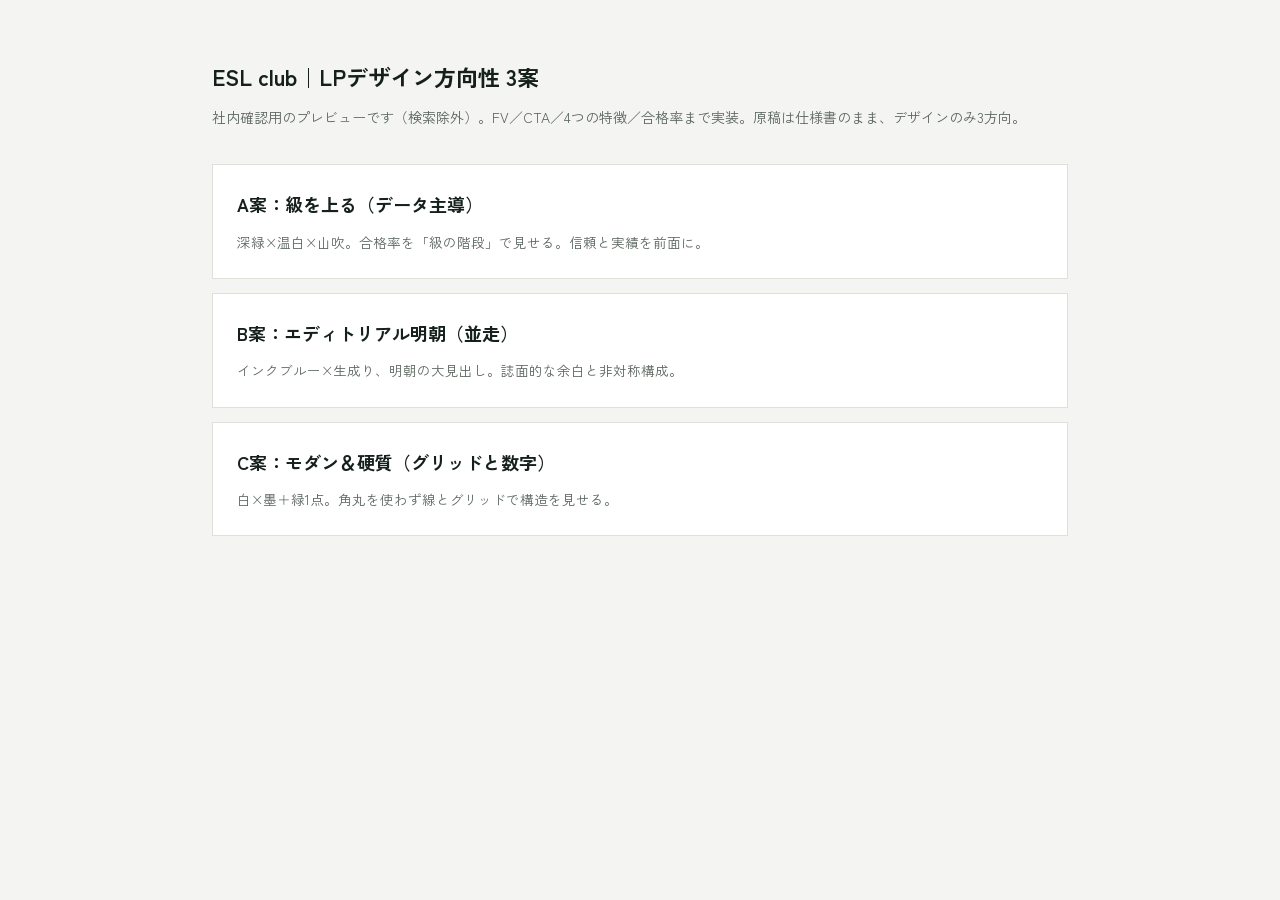
<file: index.html>
<!DOCTYPE html><html lang="ja"><head><meta charset="UTF-8">
<meta name="viewport" content="width=device-width,initial-scale=1"><meta name="robots" content="noindex,nofollow">
<title>ESL club LP デザイン方向性 3案（社内確認用）</title>
<link href="https://fonts.googleapis.com/css2?family=Zen+Kaku+Gothic+New:wght@500;700;900&display=swap" rel="stylesheet">
<style>
*{box-sizing:border-box}body{margin:0;font-family:"Zen Kaku Gothic New",sans-serif;background:#f4f4f2;color:#15201c;line-height:1.9}
.w{max-width:900px;margin:0 auto;padding:56px 22px 80px}
h1{font-size:22px;margin:0 0 6px}p.s{margin:0 0 34px;color:#5c665f;font-size:14px}
ul{list-style:none;padding:0;margin:0;display:grid;gap:14px}
a.c{display:block;background:#fff;border:1px solid #e0dfd8;padding:22px 24px;text-decoration:none;color:inherit;transition:transform .16s cubic-bezier(.23,1,.32,1),border-color .16s}
a.c:active{transform:scale(.99)}
@media(hover:hover) and (pointer:fine){a.c:hover{border-color:#0F3D2E;transform:translateY(-2px)}}
b{display:block;font-size:18px;margin-bottom:4px}span{font-size:13.5px;color:#5c665f}
</style></head><body><div class="w">
<h1>ESL club｜LPデザイン方向性 3案</h1>
<p class="s">社内確認用のプレビューです（検索除外）。FV／CTA／4つの特徴／合格率まで実装。原稿は仕様書のまま、デザインのみ3方向。</p>
<ul>
<li><a class="c" href="./variants/a/"><b>A案：級を上る（データ主導）</b><span>深緑×温白×山吹。合格率を「級の階段」で見せる。信頼と実績を前面に。</span></a></li>
<li><a class="c" href="./variants/b/"><b>B案：エディトリアル明朝（並走）</b><span>インクブルー×生成り、明朝の大見出し。誌面的な余白と非対称構成。</span></a></li>
<li><a class="c" href="./variants/c/"><b>C案：モダン＆硬質（グリッドと数字）</b><span>白×墨＋緑1点。角丸を使わず線とグリッドで構造を見せる。</span></a></li>
</ul></div></body></html>
</file>
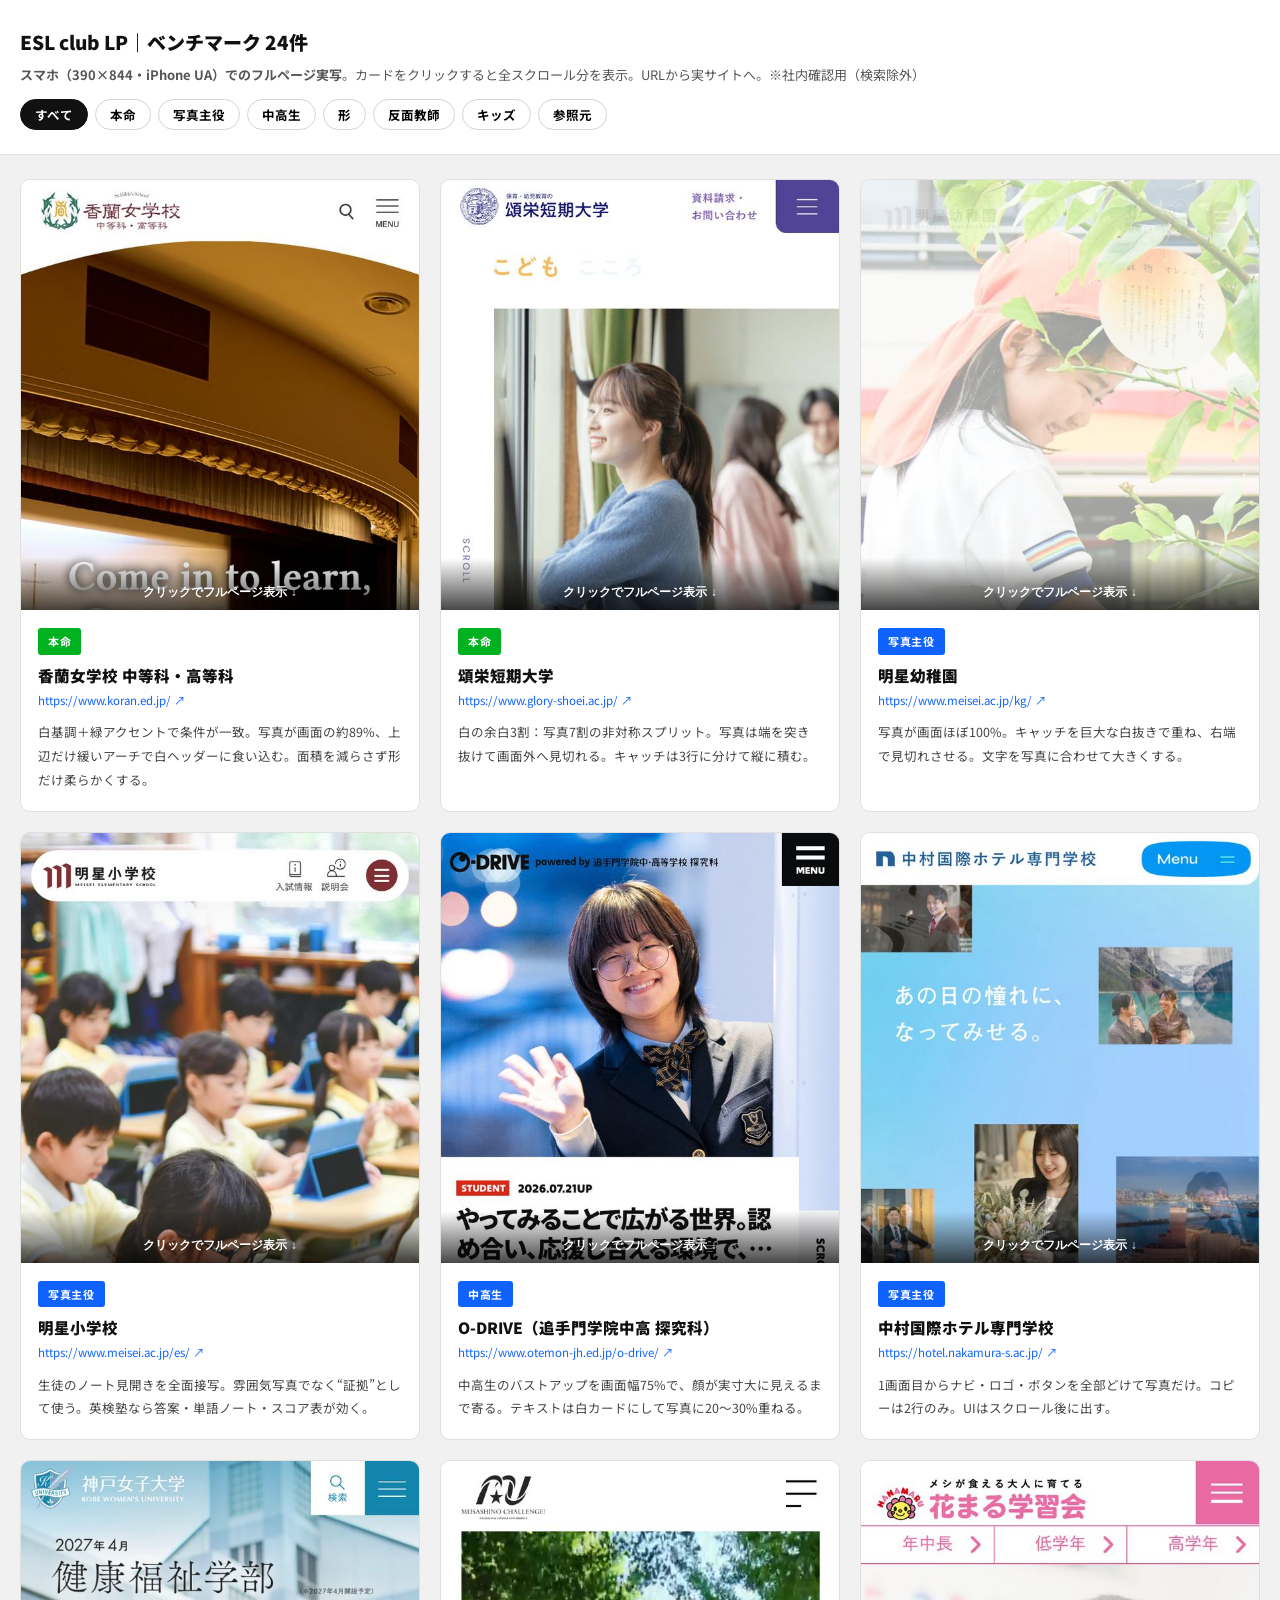
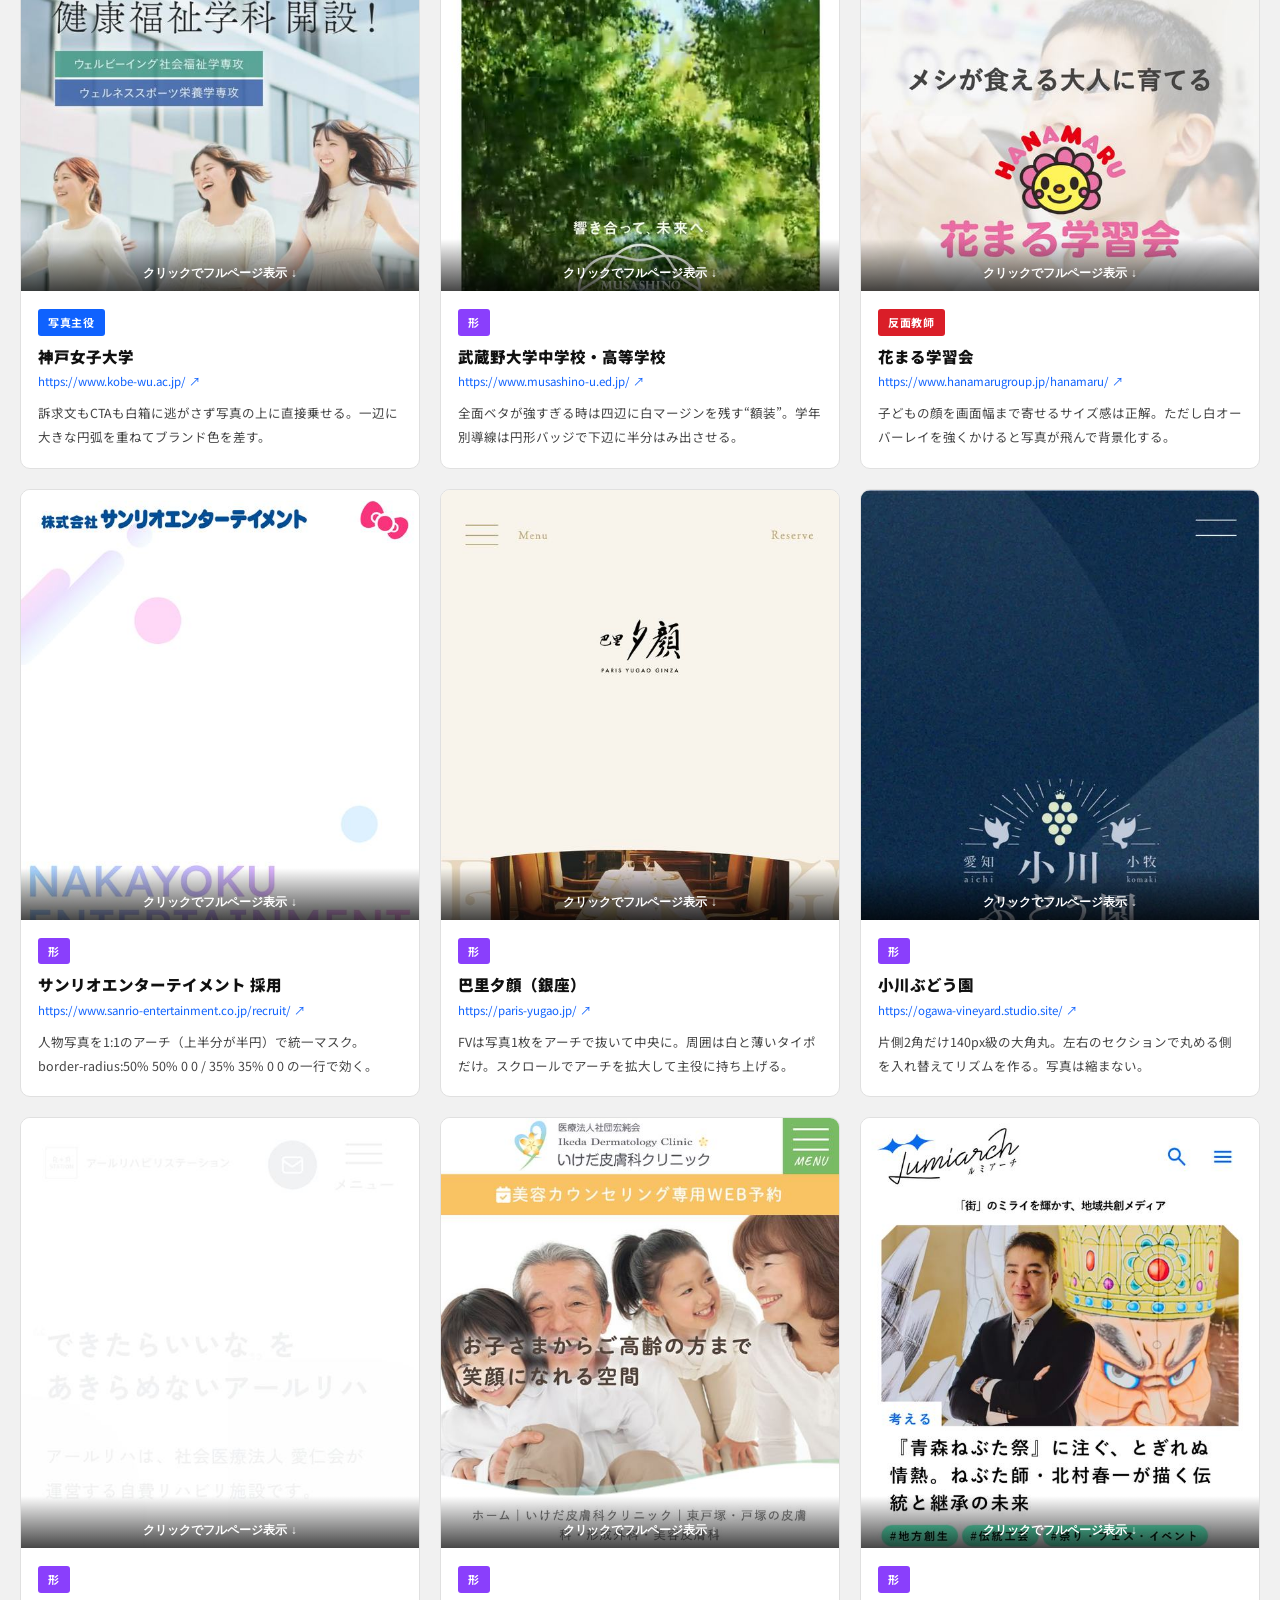
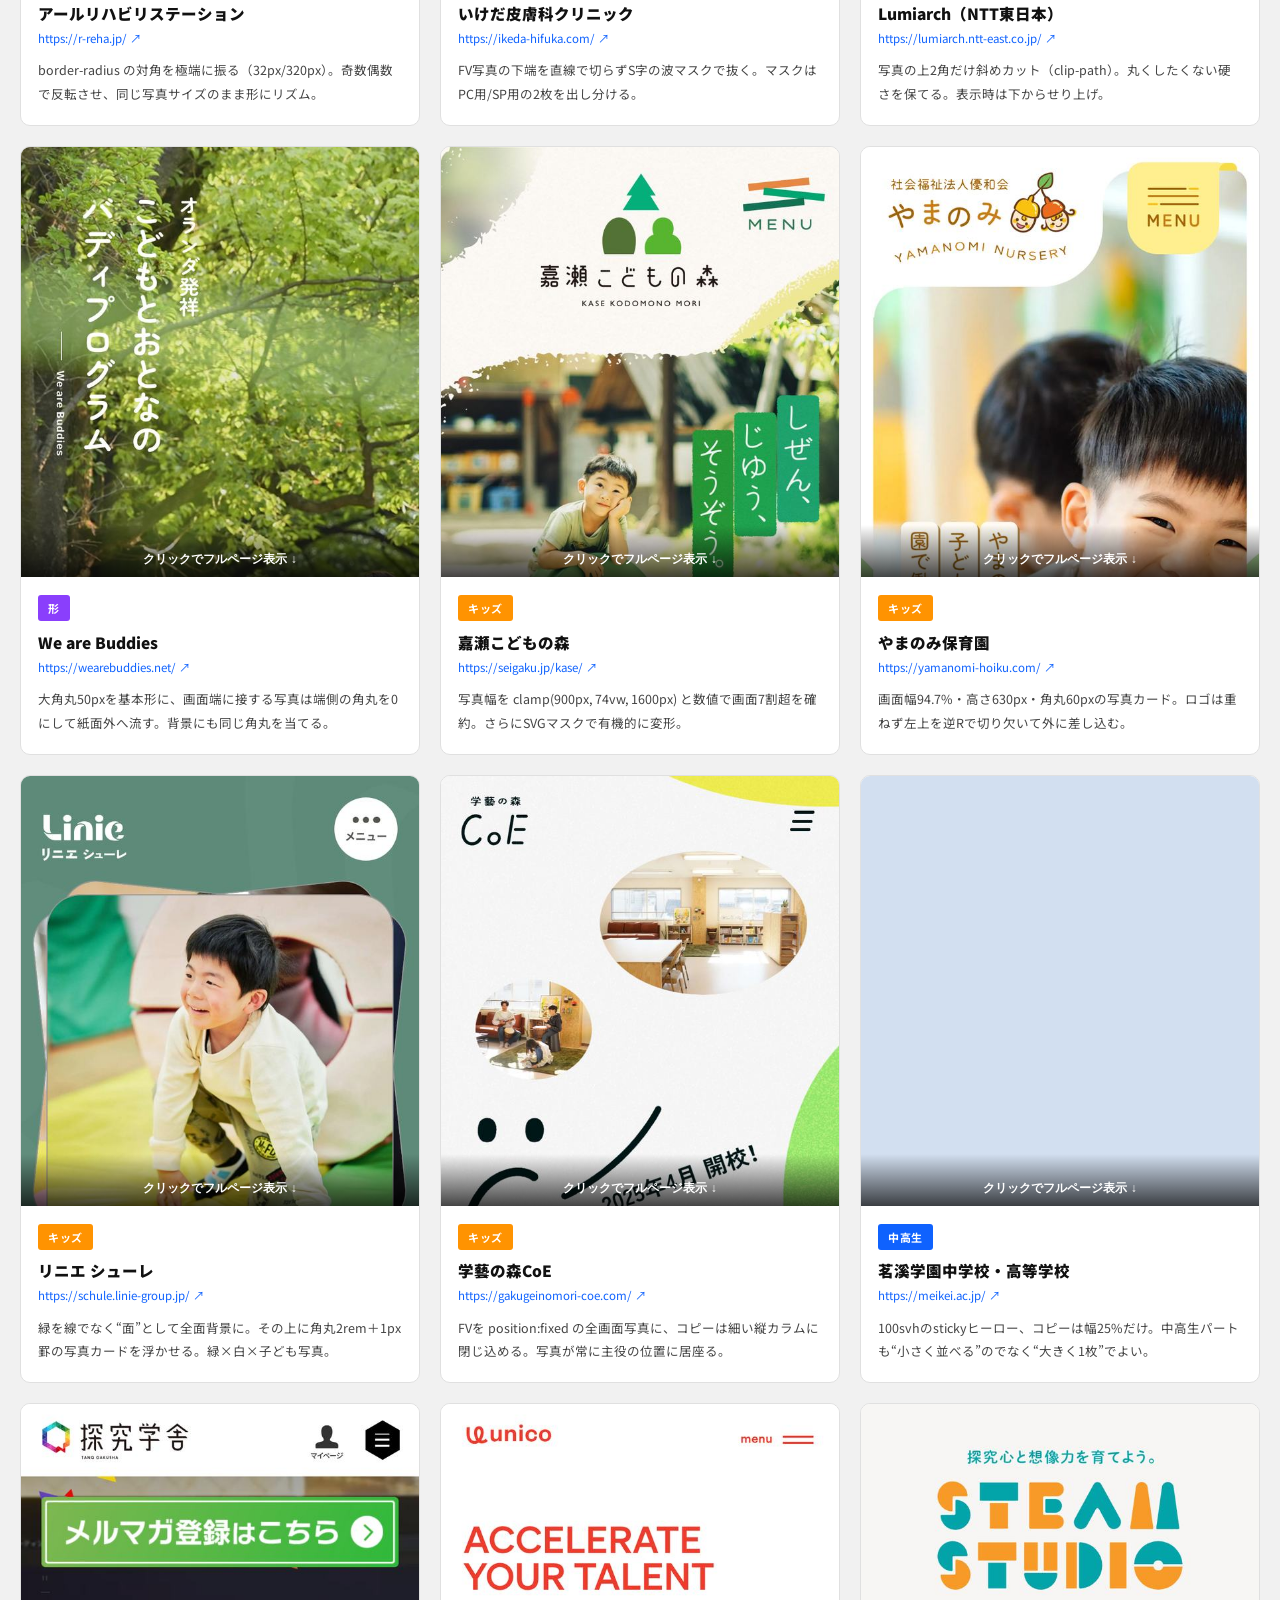
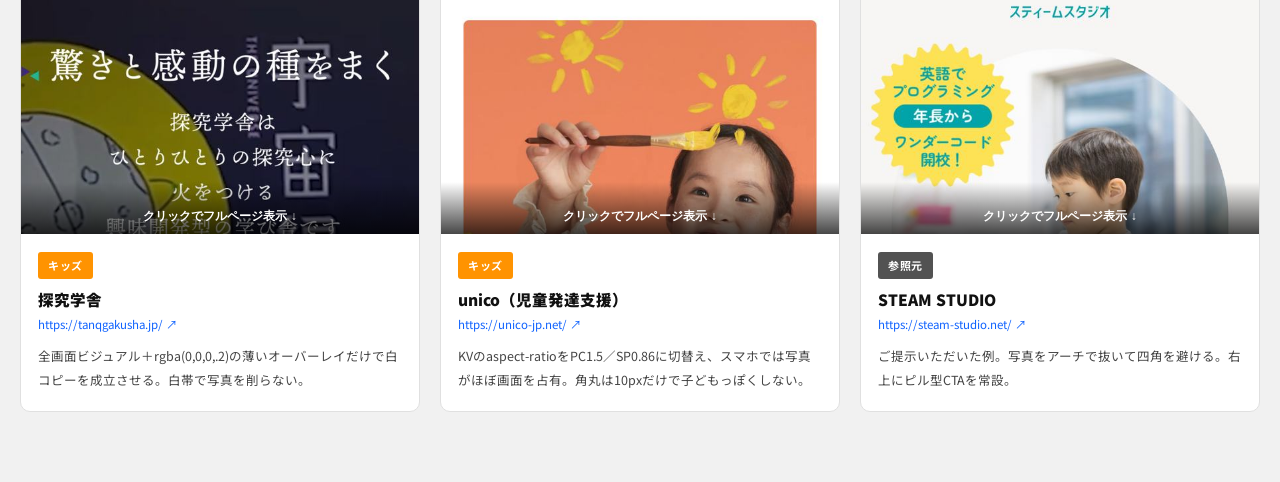
<file: benchmark/index.html>
<!DOCTYPE html>
<html lang="ja"><head><meta charset="UTF-8">
<meta name="viewport" content="width=device-width,initial-scale=1"><meta name="robots" content="noindex,nofollow">
<title>ESL club LP｜ベンチマーク 24件（スマホ・フルページ）</title>
<link href="https://fonts.googleapis.com/css2?family=Noto+Sans+JP:wght@400;500;700;900&display=swap" rel="stylesheet">
<style>
*{box-sizing:border-box}
body{margin:0;font-family:"Noto Sans JP",sans-serif;background:#F1F1F1;color:#111;line-height:1.85}
header{background:#fff;border-bottom:1px solid #E0E0E0;padding:24px 20px;position:sticky;top:0;z-index:10}
header .in{max-width:1280px;margin:0 auto}
h1{margin:0 0 4px;font-size:19px;font-weight:900}
header p{margin:0 0 12px;font-size:13px;color:#555}
.filters{display:flex;gap:7px;flex-wrap:wrap}
.f{border:1px solid #D5D5D5;background:#fff;border-radius:999px;padding:5px 14px;font-family:inherit;font-size:12.5px;font-weight:700;cursor:pointer}
.f.on{background:#111;color:#fff;border-color:#111}
.wrap{max-width:1280px;margin:0 auto;padding:24px 20px 70px;display:grid;gap:20px;grid-template-columns:1fr}
@media(min-width:720px){.wrap{grid-template-columns:1fr 1fr}}
@media(min-width:1080px){.wrap{grid-template-columns:1fr 1fr 1fr}}
.c{background:#fff;border:1px solid #E0E0E0;border-radius:10px;overflow:hidden;display:flex;flex-direction:column}
.c[hidden]{display:none}
.sh{display:block;width:100%;padding:0;border:0;background:#E9E9E9;cursor:pointer;position:relative;max-height:430px;overflow:hidden}
.sh img{width:100%;display:block}
.more{position:absolute;left:0;right:0;bottom:0;background:linear-gradient(transparent,rgba(0,0,0,.72));color:#fff;font-size:12px;font-weight:700;padding:26px 10px 9px;text-align:center}
.b{padding:15px 17px 19px}
.tag{display:inline-block;color:#fff;font-size:11px;font-weight:700;padding:3px 10px;border-radius:3px;letter-spacing:.06em}
h2{margin:9px 0 3px;font-size:15.5px;font-weight:900;line-height:1.5}
.u{display:block;font-size:11.5px;color:#0F62FE;word-break:break-all;text-decoration:none;margin-bottom:9px}
.b p{margin:0;font-size:12.5px;line-height:1.9;color:#444}
dialog{border:0;padding:0;max-width:none;width:min(440px,96vw);max-height:94vh;border-radius:12px;overflow:hidden}
dialog::backdrop{background:rgba(0,0,0,.72)}
.dh{position:sticky;top:0;background:#111;color:#fff;display:flex;justify-content:space-between;align-items:center;padding:11px 14px;font-size:13.5px;font-weight:700}
.dh button{background:#fff;color:#111;border:0;border-radius:5px;padding:5px 12px;font-family:inherit;font-weight:700;cursor:pointer}
.dbody{overflow-y:auto;max-height:calc(94vh - 44px);background:#333}
.dbody img{width:100%;display:block}
</style></head><body>
<header><div class="in">
<h1>ESL club LP｜ベンチマーク 24件</h1>
<p><strong>スマホ（390×844・iPhone UA）でのフルページ実写</strong>。カードをクリックすると全スクロール分を表示。URLから実サイトへ。※社内確認用（検索除外）</p>
<div class="filters"><button class="f on" data-f="all">すべて</button><button class="f" data-f="本命">本命</button><button class="f" data-f="写真主役">写真主役</button><button class="f" data-f="中高生">中高生</button><button class="f" data-f="形">形</button><button class="f" data-f="反面教師">反面教師</button><button class="f" data-f="キッズ">キッズ</button><button class="f" data-f="参照元">参照元</button></div>
</div></header>
<div class="wrap">
<article class="c" data-cat="本命">
  <button class="sh" type="button" data-full="./img/full/koran.jpg" data-title="香蘭女学校 中等科・高等科" aria-label="香蘭女学校 中等科・高等科 のフルページを開く">
    <img src="./img/thumb/koran.jpg" alt="香蘭女学校 中等科・高等科 のスマホ表示" loading="lazy">
    <span class="more">クリックでフルページ表示 ↓</span>
  </button>
  <div class="b">
    <span class="tag" style="background:#00B220">本命</span>
    <h2>香蘭女学校 中等科・高等科</h2>
    <a class="u" href="https://www.koran.ed.jp/" target="_blank" rel="noopener">https://www.koran.ed.jp/ ↗</a>
    <p>白基調＋緑アクセントで条件が一致。写真が画面の約89%、上辺だけ緩いアーチで白ヘッダーに食い込む。面積を減らさず形だけ柔らかくする。</p>
  </div>
</article>
<article class="c" data-cat="本命">
  <button class="sh" type="button" data-full="./img/full/shoei.jpg" data-title="頌栄短期大学" aria-label="頌栄短期大学 のフルページを開く">
    <img src="./img/thumb/shoei.jpg" alt="頌栄短期大学 のスマホ表示" loading="lazy">
    <span class="more">クリックでフルページ表示 ↓</span>
  </button>
  <div class="b">
    <span class="tag" style="background:#00B220">本命</span>
    <h2>頌栄短期大学</h2>
    <a class="u" href="https://www.glory-shoei.ac.jp/" target="_blank" rel="noopener">https://www.glory-shoei.ac.jp/ ↗</a>
    <p>白の余白3割：写真7割の非対称スプリット。写真は端を突き抜けて画面外へ見切れる。キャッチは3行に分けて縦に積む。</p>
  </div>
</article>
<article class="c" data-cat="写真主役">
  <button class="sh" type="button" data-full="./img/full/meisei-kg.jpg" data-title="明星幼稚園" aria-label="明星幼稚園 のフルページを開く">
    <img src="./img/thumb/meisei-kg.jpg" alt="明星幼稚園 のスマホ表示" loading="lazy">
    <span class="more">クリックでフルページ表示 ↓</span>
  </button>
  <div class="b">
    <span class="tag" style="background:#0F62FE">写真主役</span>
    <h2>明星幼稚園</h2>
    <a class="u" href="https://www.meisei.ac.jp/kg/" target="_blank" rel="noopener">https://www.meisei.ac.jp/kg/ ↗</a>
    <p>写真が画面ほぼ100%。キャッチを巨大な白抜きで重ね、右端で見切れさせる。文字を写真に合わせて大きくする。</p>
  </div>
</article>
<article class="c" data-cat="写真主役">
  <button class="sh" type="button" data-full="./img/full/meisei-es.jpg" data-title="明星小学校" aria-label="明星小学校 のフルページを開く">
    <img src="./img/thumb/meisei-es.jpg" alt="明星小学校 のスマホ表示" loading="lazy">
    <span class="more">クリックでフルページ表示 ↓</span>
  </button>
  <div class="b">
    <span class="tag" style="background:#0F62FE">写真主役</span>
    <h2>明星小学校</h2>
    <a class="u" href="https://www.meisei.ac.jp/es/" target="_blank" rel="noopener">https://www.meisei.ac.jp/es/ ↗</a>
    <p>生徒のノート見開きを全面接写。雰囲気写真でなく“証拠”として使う。英検塾なら答案・単語ノート・スコア表が効く。</p>
  </div>
</article>
<article class="c" data-cat="中高生">
  <button class="sh" type="button" data-full="./img/full/odrive.jpg" data-title="O-DRIVE（追手門学院中高 探究科）" aria-label="O-DRIVE（追手門学院中高 探究科） のフルページを開く">
    <img src="./img/thumb/odrive.jpg" alt="O-DRIVE（追手門学院中高 探究科） のスマホ表示" loading="lazy">
    <span class="more">クリックでフルページ表示 ↓</span>
  </button>
  <div class="b">
    <span class="tag" style="background:#0F62FE">中高生</span>
    <h2>O-DRIVE（追手門学院中高 探究科）</h2>
    <a class="u" href="https://www.otemon-jh.ed.jp/o-drive/" target="_blank" rel="noopener">https://www.otemon-jh.ed.jp/o-drive/ ↗</a>
    <p>中高生のバストアップを画面幅75%で、顔が実寸大に見えるまで寄る。テキストは白カードにして写真に20〜30%重ねる。</p>
  </div>
</article>
<article class="c" data-cat="写真主役">
  <button class="sh" type="button" data-full="./img/full/nakamura.jpg" data-title="中村国際ホテル専門学校" aria-label="中村国際ホテル専門学校 のフルページを開く">
    <img src="./img/thumb/nakamura.jpg" alt="中村国際ホテル専門学校 のスマホ表示" loading="lazy">
    <span class="more">クリックでフルページ表示 ↓</span>
  </button>
  <div class="b">
    <span class="tag" style="background:#0F62FE">写真主役</span>
    <h2>中村国際ホテル専門学校</h2>
    <a class="u" href="https://hotel.nakamura-s.ac.jp/" target="_blank" rel="noopener">https://hotel.nakamura-s.ac.jp/ ↗</a>
    <p>1画面目からナビ・ロゴ・ボタンを全部どけて写真だけ。コピーは2行のみ。UIはスクロール後に出す。</p>
  </div>
</article>
<article class="c" data-cat="写真主役">
  <button class="sh" type="button" data-full="./img/full/kobe-wu.jpg" data-title="神戸女子大学" aria-label="神戸女子大学 のフルページを開く">
    <img src="./img/thumb/kobe-wu.jpg" alt="神戸女子大学 のスマホ表示" loading="lazy">
    <span class="more">クリックでフルページ表示 ↓</span>
  </button>
  <div class="b">
    <span class="tag" style="background:#0F62FE">写真主役</span>
    <h2>神戸女子大学</h2>
    <a class="u" href="https://www.kobe-wu.ac.jp/" target="_blank" rel="noopener">https://www.kobe-wu.ac.jp/ ↗</a>
    <p>訴求文もCTAも白箱に逃がさず写真の上に直接乗せる。一辺に大きな円弧を重ねてブランド色を差す。</p>
  </div>
</article>
<article class="c" data-cat="形">
  <button class="sh" type="button" data-full="./img/full/musashino.jpg" data-title="武蔵野大学中学校・高等学校" aria-label="武蔵野大学中学校・高等学校 のフルページを開く">
    <img src="./img/thumb/musashino.jpg" alt="武蔵野大学中学校・高等学校 のスマホ表示" loading="lazy">
    <span class="more">クリックでフルページ表示 ↓</span>
  </button>
  <div class="b">
    <span class="tag" style="background:#8A3FFC">形</span>
    <h2>武蔵野大学中学校・高等学校</h2>
    <a class="u" href="https://www.musashino-u.ed.jp/" target="_blank" rel="noopener">https://www.musashino-u.ed.jp/ ↗</a>
    <p>全面ベタが強すぎる時は四辺に白マージンを残す“額装”。学年別導線は円形バッジで下辺に半分はみ出させる。</p>
  </div>
</article>
<article class="c" data-cat="反面教師">
  <button class="sh" type="button" data-full="./img/full/hanamaru.jpg" data-title="花まる学習会" aria-label="花まる学習会 のフルページを開く">
    <img src="./img/thumb/hanamaru.jpg" alt="花まる学習会 のスマホ表示" loading="lazy">
    <span class="more">クリックでフルページ表示 ↓</span>
  </button>
  <div class="b">
    <span class="tag" style="background:#DA1E28">反面教師</span>
    <h2>花まる学習会</h2>
    <a class="u" href="https://www.hanamarugroup.jp/hanamaru/" target="_blank" rel="noopener">https://www.hanamarugroup.jp/hanamaru/ ↗</a>
    <p>子どもの顔を画面幅まで寄せるサイズ感は正解。ただし白オーバーレイを強くかけると写真が飛んで背景化する。</p>
  </div>
</article>
<article class="c" data-cat="形">
  <button class="sh" type="button" data-full="./img/full/sanrio.jpg" data-title="サンリオエンターテイメント 採用" aria-label="サンリオエンターテイメント 採用 のフルページを開く">
    <img src="./img/thumb/sanrio.jpg" alt="サンリオエンターテイメント 採用 のスマホ表示" loading="lazy">
    <span class="more">クリックでフルページ表示 ↓</span>
  </button>
  <div class="b">
    <span class="tag" style="background:#8A3FFC">形</span>
    <h2>サンリオエンターテイメント 採用</h2>
    <a class="u" href="https://www.sanrio-entertainment.co.jp/recruit/" target="_blank" rel="noopener">https://www.sanrio-entertainment.co.jp/recruit/ ↗</a>
    <p>人物写真を1:1のアーチ（上半分が半円）で統一マスク。border-radius:50% 50% 0 0 / 35% 35% 0 0 の一行で効く。</p>
  </div>
</article>
<article class="c" data-cat="形">
  <button class="sh" type="button" data-full="./img/full/yugao.jpg" data-title="巴里夕顔（銀座）" aria-label="巴里夕顔（銀座） のフルページを開く">
    <img src="./img/thumb/yugao.jpg" alt="巴里夕顔（銀座） のスマホ表示" loading="lazy">
    <span class="more">クリックでフルページ表示 ↓</span>
  </button>
  <div class="b">
    <span class="tag" style="background:#8A3FFC">形</span>
    <h2>巴里夕顔（銀座）</h2>
    <a class="u" href="https://paris-yugao.jp/" target="_blank" rel="noopener">https://paris-yugao.jp/ ↗</a>
    <p>FVは写真1枚をアーチで抜いて中央に。周囲は白と薄いタイポだけ。スクロールでアーチを拡大して主役に持ち上げる。</p>
  </div>
</article>
<article class="c" data-cat="形">
  <button class="sh" type="button" data-full="./img/full/ogawa.jpg" data-title="小川ぶどう園" aria-label="小川ぶどう園 のフルページを開く">
    <img src="./img/thumb/ogawa.jpg" alt="小川ぶどう園 のスマホ表示" loading="lazy">
    <span class="more">クリックでフルページ表示 ↓</span>
  </button>
  <div class="b">
    <span class="tag" style="background:#8A3FFC">形</span>
    <h2>小川ぶどう園</h2>
    <a class="u" href="https://ogawa-vineyard.studio.site/" target="_blank" rel="noopener">https://ogawa-vineyard.studio.site/ ↗</a>
    <p>片側2角だけ140px級の大角丸。左右のセクションで丸める側を入れ替えてリズムを作る。写真は縮まない。</p>
  </div>
</article>
<article class="c" data-cat="形">
  <button class="sh" type="button" data-full="./img/full/r-reha.jpg" data-title="アールリハビリステーション" aria-label="アールリハビリステーション のフルページを開く">
    <img src="./img/thumb/r-reha.jpg" alt="アールリハビリステーション のスマホ表示" loading="lazy">
    <span class="more">クリックでフルページ表示 ↓</span>
  </button>
  <div class="b">
    <span class="tag" style="background:#8A3FFC">形</span>
    <h2>アールリハビリステーション</h2>
    <a class="u" href="https://r-reha.jp/" target="_blank" rel="noopener">https://r-reha.jp/ ↗</a>
    <p>border-radius の対角を極端に振る（32px/320px）。奇数偶数で反転させ、同じ写真サイズのまま形にリズム。</p>
  </div>
</article>
<article class="c" data-cat="形">
  <button class="sh" type="button" data-full="./img/full/ikeda.jpg" data-title="いけだ皮膚科クリニック" aria-label="いけだ皮膚科クリニック のフルページを開く">
    <img src="./img/thumb/ikeda.jpg" alt="いけだ皮膚科クリニック のスマホ表示" loading="lazy">
    <span class="more">クリックでフルページ表示 ↓</span>
  </button>
  <div class="b">
    <span class="tag" style="background:#8A3FFC">形</span>
    <h2>いけだ皮膚科クリニック</h2>
    <a class="u" href="https://ikeda-hifuka.com/" target="_blank" rel="noopener">https://ikeda-hifuka.com/ ↗</a>
    <p>FV写真の下端を直線で切らずS字の波マスクで抜く。マスクはPC用/SP用の2枚を出し分ける。</p>
  </div>
</article>
<article class="c" data-cat="形">
  <button class="sh" type="button" data-full="./img/full/lumiarch.jpg" data-title="Lumiarch（NTT東日本）" aria-label="Lumiarch（NTT東日本） のフルページを開く">
    <img src="./img/thumb/lumiarch.jpg" alt="Lumiarch（NTT東日本） のスマホ表示" loading="lazy">
    <span class="more">クリックでフルページ表示 ↓</span>
  </button>
  <div class="b">
    <span class="tag" style="background:#8A3FFC">形</span>
    <h2>Lumiarch（NTT東日本）</h2>
    <a class="u" href="https://lumiarch.ntt-east.co.jp/" target="_blank" rel="noopener">https://lumiarch.ntt-east.co.jp/ ↗</a>
    <p>写真の上2角だけ斜めカット（clip-path）。丸くしたくない硬さを保てる。表示時は下からせり上げ。</p>
  </div>
</article>
<article class="c" data-cat="形">
  <button class="sh" type="button" data-full="./img/full/buddies.jpg" data-title="We are Buddies" aria-label="We are Buddies のフルページを開く">
    <img src="./img/thumb/buddies.jpg" alt="We are Buddies のスマホ表示" loading="lazy">
    <span class="more">クリックでフルページ表示 ↓</span>
  </button>
  <div class="b">
    <span class="tag" style="background:#8A3FFC">形</span>
    <h2>We are Buddies</h2>
    <a class="u" href="https://wearebuddies.net/" target="_blank" rel="noopener">https://wearebuddies.net/ ↗</a>
    <p>大角丸50pxを基本形に、画面端に接する写真は端側の角丸を0にして紙面外へ流す。背景にも同じ角丸を当てる。</p>
  </div>
</article>
<article class="c" data-cat="キッズ">
  <button class="sh" type="button" data-full="./img/full/kase.jpg" data-title="嘉瀬こどもの森" aria-label="嘉瀬こどもの森 のフルページを開く">
    <img src="./img/thumb/kase.jpg" alt="嘉瀬こどもの森 のスマホ表示" loading="lazy">
    <span class="more">クリックでフルページ表示 ↓</span>
  </button>
  <div class="b">
    <span class="tag" style="background:#FF9301">キッズ</span>
    <h2>嘉瀬こどもの森</h2>
    <a class="u" href="https://seigaku.jp/kase/" target="_blank" rel="noopener">https://seigaku.jp/kase/ ↗</a>
    <p>写真幅を clamp(900px, 74vw, 1600px) と数値で画面7割超を確約。さらにSVGマスクで有機的に変形。</p>
  </div>
</article>
<article class="c" data-cat="キッズ">
  <button class="sh" type="button" data-full="./img/full/yamanomi.jpg" data-title="やまのみ保育園" aria-label="やまのみ保育園 のフルページを開く">
    <img src="./img/thumb/yamanomi.jpg" alt="やまのみ保育園 のスマホ表示" loading="lazy">
    <span class="more">クリックでフルページ表示 ↓</span>
  </button>
  <div class="b">
    <span class="tag" style="background:#FF9301">キッズ</span>
    <h2>やまのみ保育園</h2>
    <a class="u" href="https://yamanomi-hoiku.com/" target="_blank" rel="noopener">https://yamanomi-hoiku.com/ ↗</a>
    <p>画面幅94.7%・高さ630px・角丸60pxの写真カード。ロゴは重ねず左上を逆Rで切り欠いて外に差し込む。</p>
  </div>
</article>
<article class="c" data-cat="キッズ">
  <button class="sh" type="button" data-full="./img/full/linie.jpg" data-title="リニエ シューレ" aria-label="リニエ シューレ のフルページを開く">
    <img src="./img/thumb/linie.jpg" alt="リニエ シューレ のスマホ表示" loading="lazy">
    <span class="more">クリックでフルページ表示 ↓</span>
  </button>
  <div class="b">
    <span class="tag" style="background:#FF9301">キッズ</span>
    <h2>リニエ シューレ</h2>
    <a class="u" href="https://schule.linie-group.jp/" target="_blank" rel="noopener">https://schule.linie-group.jp/ ↗</a>
    <p>緑を線でなく“面”として全面背景に。その上に角丸2rem＋1px罫の写真カードを浮かせる。緑×白×子ども写真。</p>
  </div>
</article>
<article class="c" data-cat="キッズ">
  <button class="sh" type="button" data-full="./img/full/gakugei.jpg" data-title="学藝の森CoE" aria-label="学藝の森CoE のフルページを開く">
    <img src="./img/thumb/gakugei.jpg" alt="学藝の森CoE のスマホ表示" loading="lazy">
    <span class="more">クリックでフルページ表示 ↓</span>
  </button>
  <div class="b">
    <span class="tag" style="background:#FF9301">キッズ</span>
    <h2>学藝の森CoE</h2>
    <a class="u" href="https://gakugeinomori-coe.com/" target="_blank" rel="noopener">https://gakugeinomori-coe.com/ ↗</a>
    <p>FVを position:fixed の全画面写真に、コピーは細い縦カラムに閉じ込める。写真が常に主役の位置に居座る。</p>
  </div>
</article>
<article class="c" data-cat="中高生">
  <button class="sh" type="button" data-full="./img/full/meikei.jpg" data-title="茗溪学園中学校・高等学校" aria-label="茗溪学園中学校・高等学校 のフルページを開く">
    <img src="./img/thumb/meikei.jpg" alt="茗溪学園中学校・高等学校 のスマホ表示" loading="lazy">
    <span class="more">クリックでフルページ表示 ↓</span>
  </button>
  <div class="b">
    <span class="tag" style="background:#0F62FE">中高生</span>
    <h2>茗溪学園中学校・高等学校</h2>
    <a class="u" href="https://meikei.ac.jp/" target="_blank" rel="noopener">https://meikei.ac.jp/ ↗</a>
    <p>100svhのstickyヒーロー、コピーは幅25%だけ。中高生パートも“小さく並べる”のでなく“大きく1枚”でよい。</p>
  </div>
</article>
<article class="c" data-cat="キッズ">
  <button class="sh" type="button" data-full="./img/full/tanq.jpg" data-title="探究学舎" aria-label="探究学舎 のフルページを開く">
    <img src="./img/thumb/tanq.jpg" alt="探究学舎 のスマホ表示" loading="lazy">
    <span class="more">クリックでフルページ表示 ↓</span>
  </button>
  <div class="b">
    <span class="tag" style="background:#FF9301">キッズ</span>
    <h2>探究学舎</h2>
    <a class="u" href="https://tanqgakusha.jp/" target="_blank" rel="noopener">https://tanqgakusha.jp/ ↗</a>
    <p>全画面ビジュアル＋rgba(0,0,0,.2)の薄いオーバーレイだけで白コピーを成立させる。白帯で写真を削らない。</p>
  </div>
</article>
<article class="c" data-cat="キッズ">
  <button class="sh" type="button" data-full="./img/full/unico.jpg" data-title="unico（児童発達支援）" aria-label="unico（児童発達支援） のフルページを開く">
    <img src="./img/thumb/unico.jpg" alt="unico（児童発達支援） のスマホ表示" loading="lazy">
    <span class="more">クリックでフルページ表示 ↓</span>
  </button>
  <div class="b">
    <span class="tag" style="background:#FF9301">キッズ</span>
    <h2>unico（児童発達支援）</h2>
    <a class="u" href="https://unico-jp.net/" target="_blank" rel="noopener">https://unico-jp.net/ ↗</a>
    <p>KVのaspect-ratioをPC1.5／SP0.86に切替え、スマホでは写真がほぼ画面を占有。角丸は10pxだけで子どもっぽくしない。</p>
  </div>
</article>
<article class="c" data-cat="参照元">
  <button class="sh" type="button" data-full="./img/full/steamstudio.jpg" data-title="STEAM STUDIO" aria-label="STEAM STUDIO のフルページを開く">
    <img src="./img/thumb/steamstudio.jpg" alt="STEAM STUDIO のスマホ表示" loading="lazy">
    <span class="more">クリックでフルページ表示 ↓</span>
  </button>
  <div class="b">
    <span class="tag" style="background:#525252">参照元</span>
    <h2>STEAM STUDIO</h2>
    <a class="u" href="https://steam-studio.net/" target="_blank" rel="noopener">https://steam-studio.net/ ↗</a>
    <p>ご提示いただいた例。写真をアーチで抜いて四角を避ける。右上にピル型CTAを常設。</p>
  </div>
</article>
</div>
<dialog id="dlg"><div class="dh"><span id="dt"></span><button id="dc" type="button">閉じる</button></div><div class="dbody"><img id="di" alt=""></div></dialog>
<script>
document.querySelectorAll('.sh').forEach(function(b){
  b.addEventListener('click', function(){
    document.getElementById('di').src=b.dataset.full;
    document.getElementById('dt').textContent=b.dataset.title;
    document.getElementById('dlg').showModal();
  });
});
document.getElementById('dc').addEventListener('click',function(){document.getElementById('dlg').close();});
document.getElementById('dlg').addEventListener('click',function(e){if(e.target.id==='dlg')this.close();});
document.querySelectorAll('.f').forEach(function(f){
  f.addEventListener('click',function(){
    document.querySelectorAll('.f').forEach(function(o){o.classList.remove('on');});
    f.classList.add('on');
    var v=f.dataset.f;
    document.querySelectorAll('.c').forEach(function(c){
      c.hidden = !(v==='all' || c.dataset.cat===v);
    });
  });
});
</script>
</body></html>
</file>
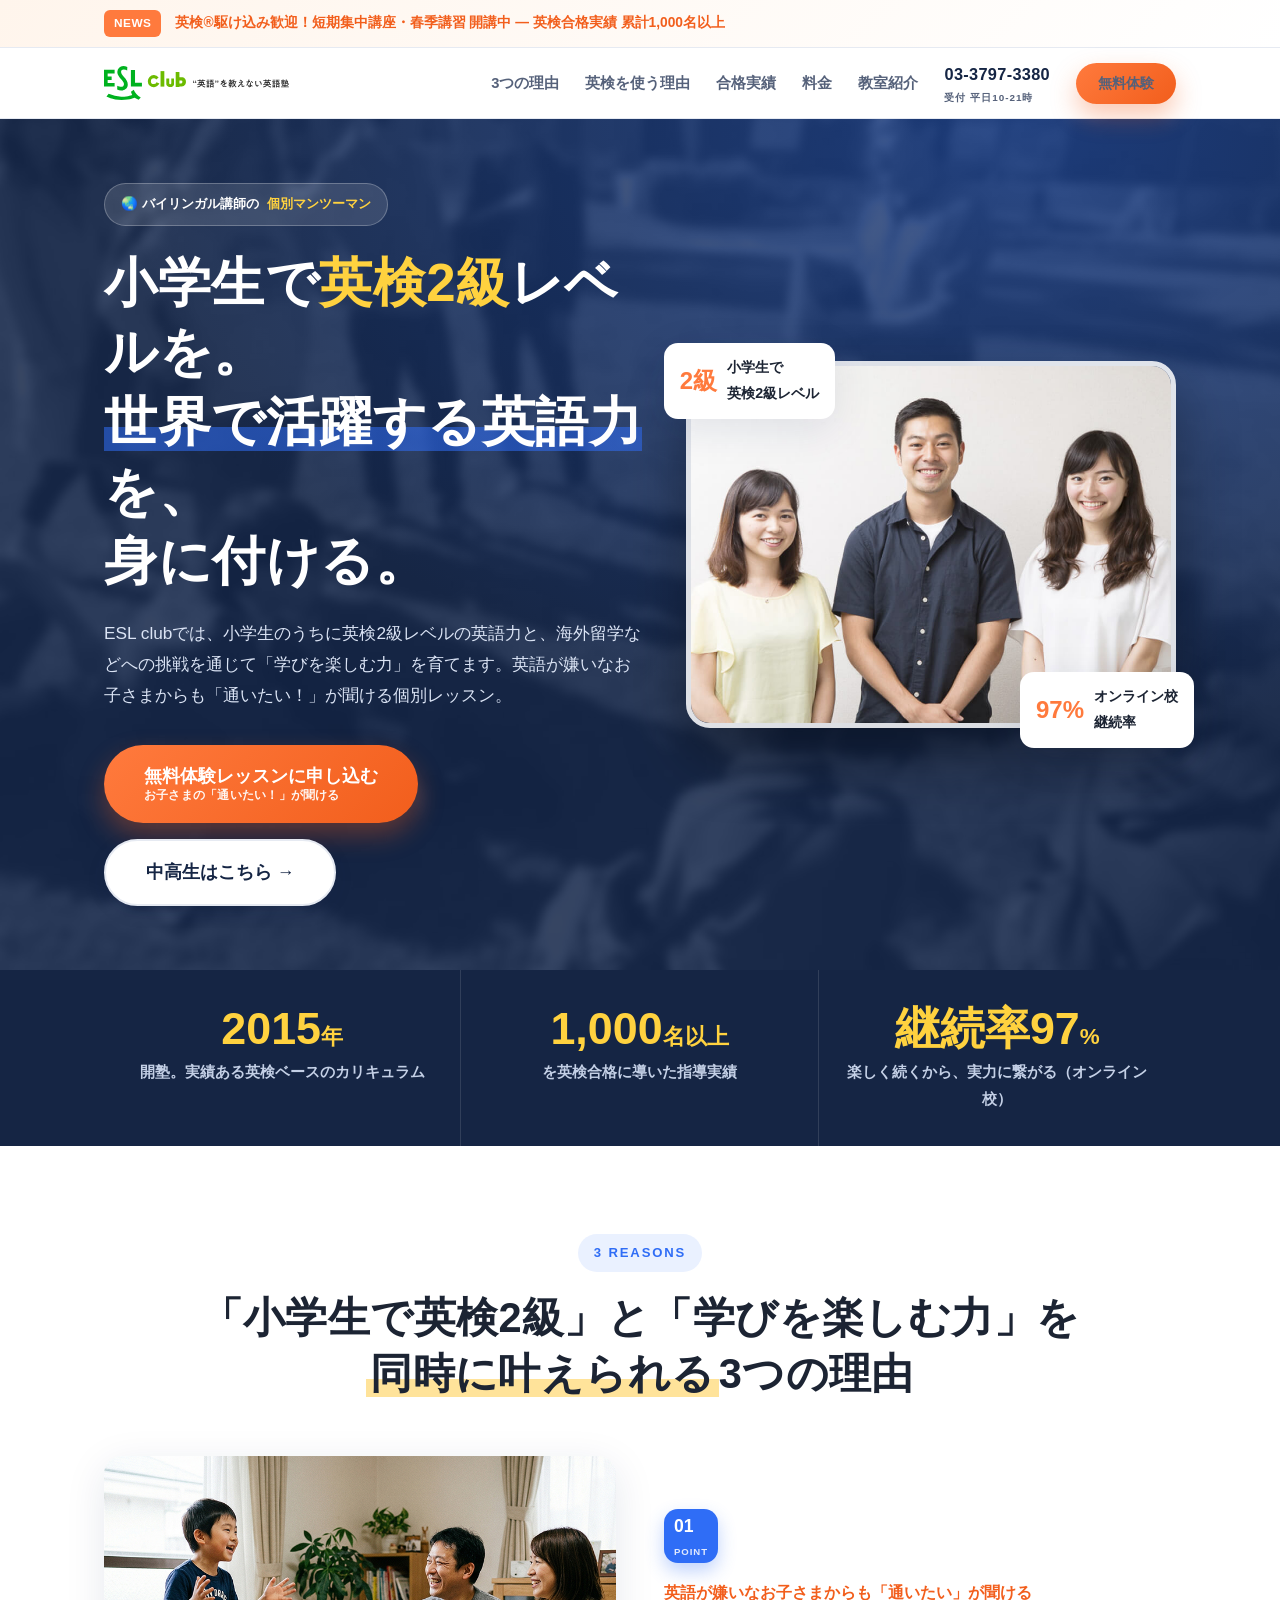
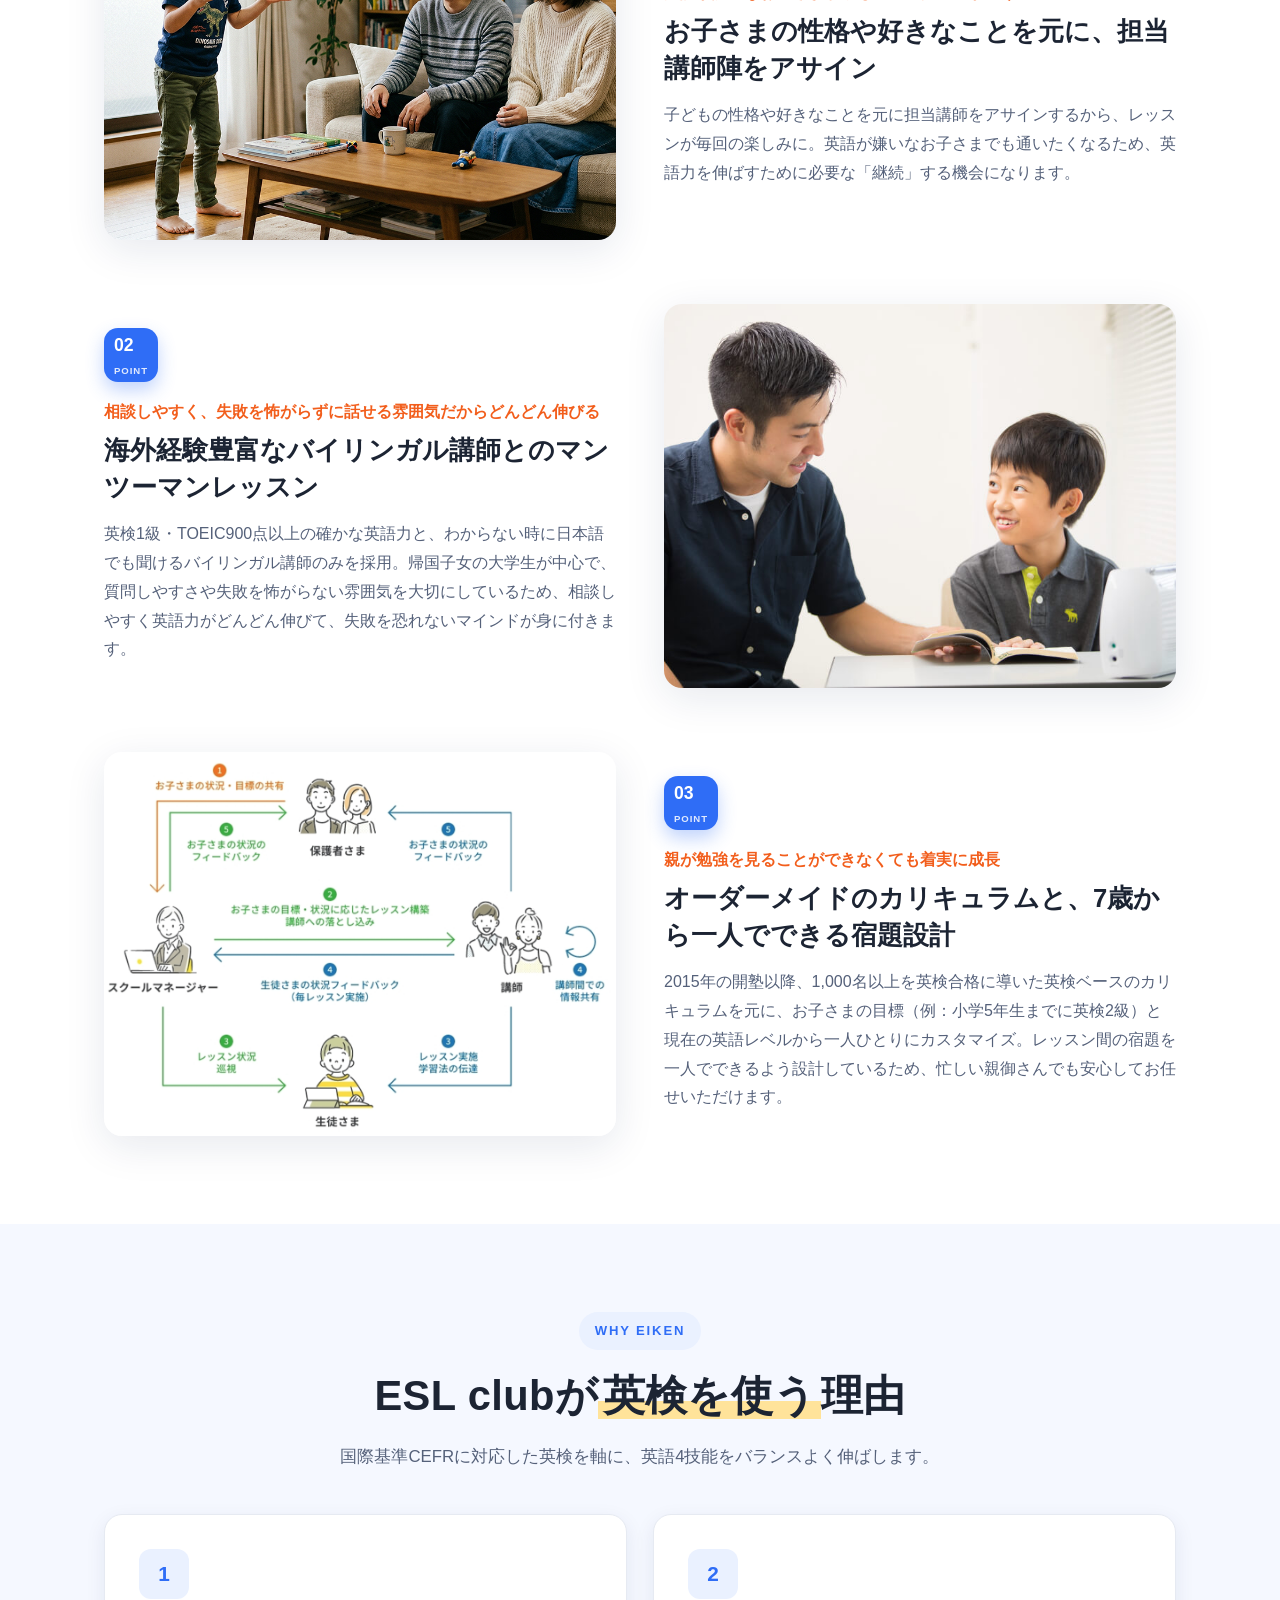
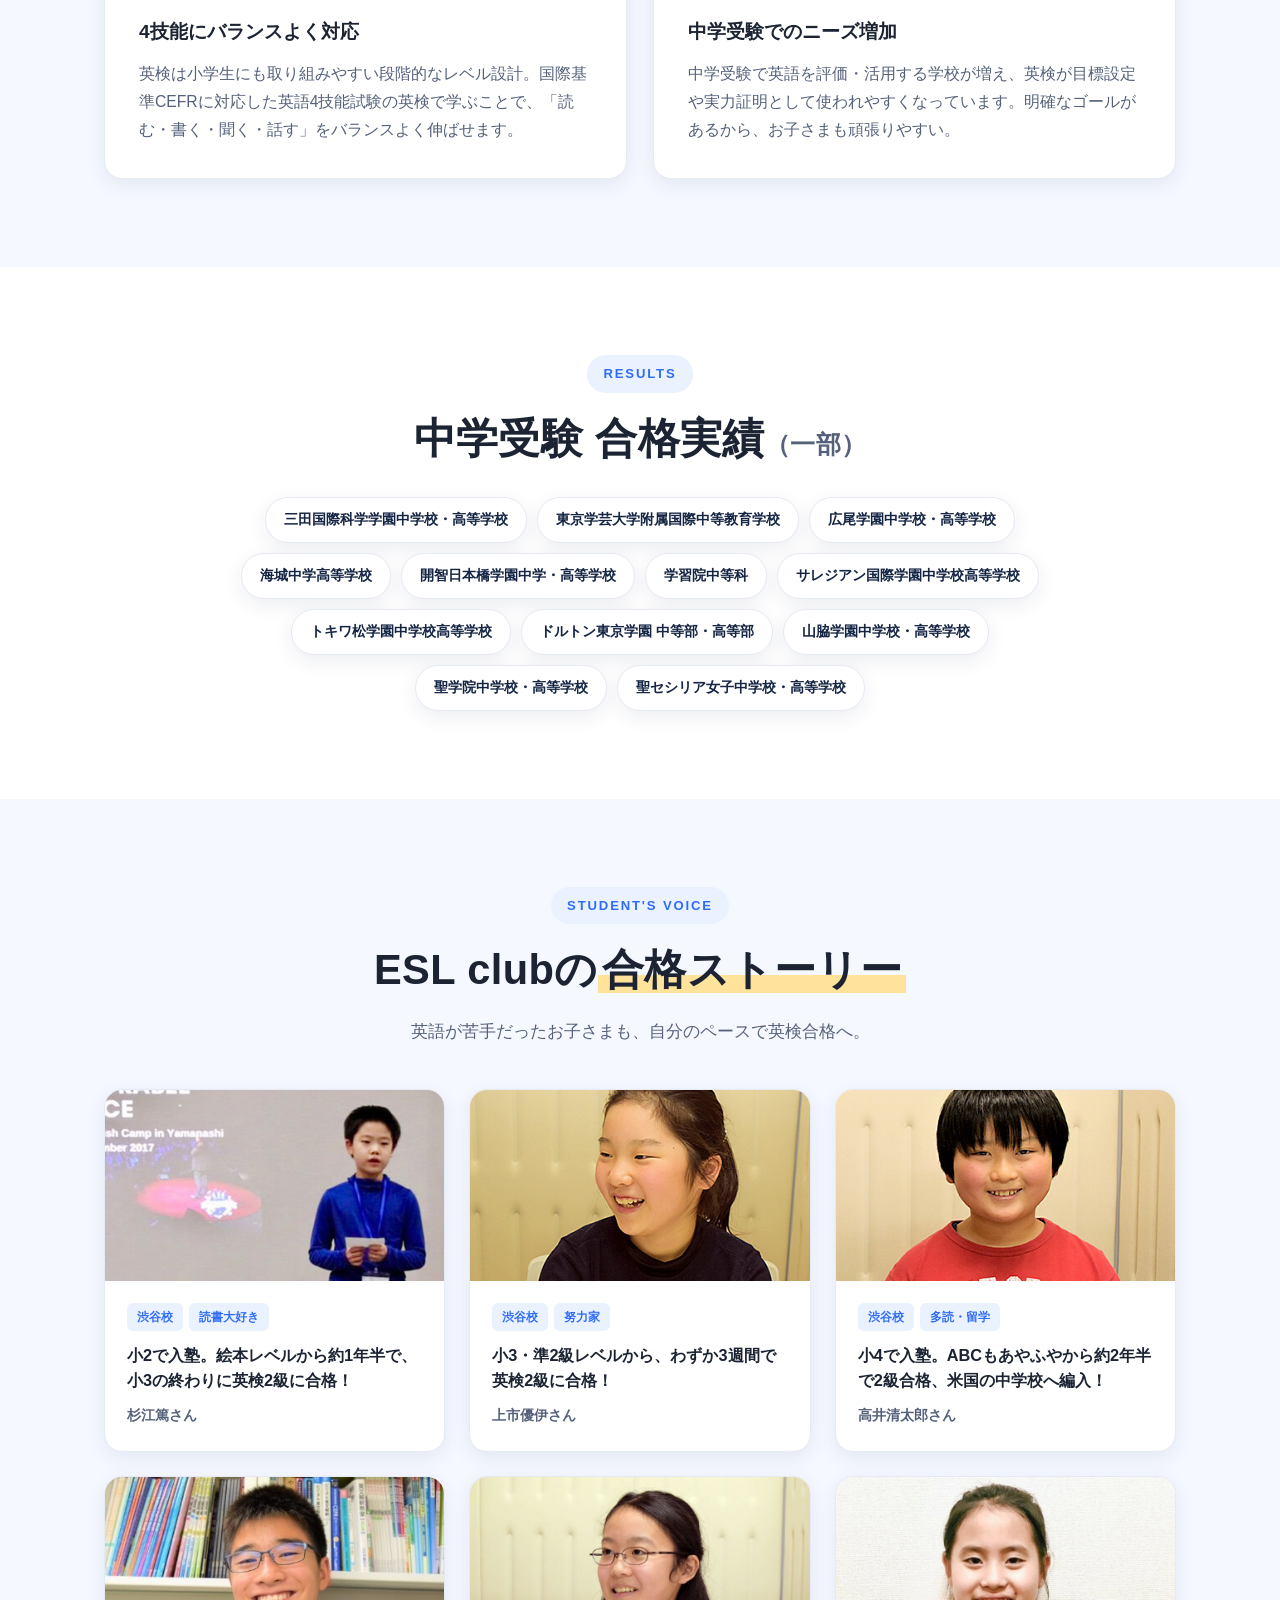
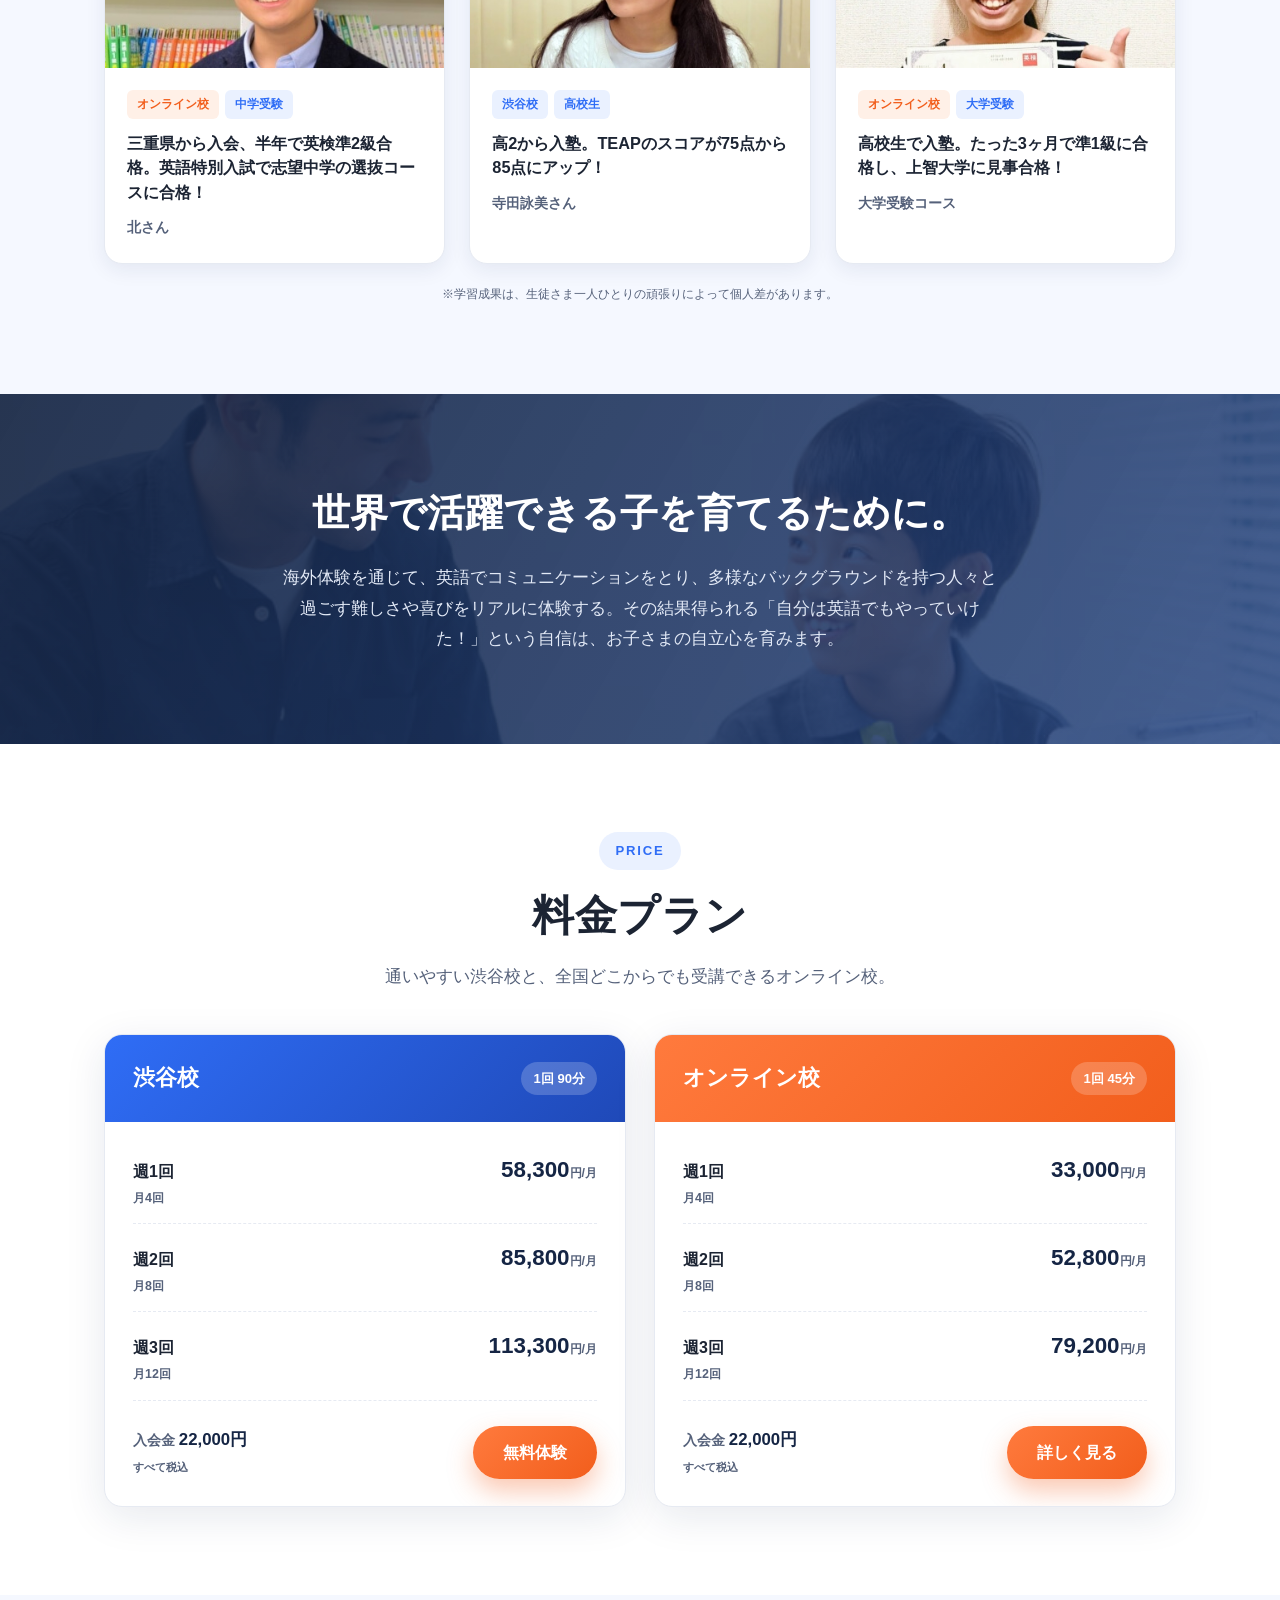
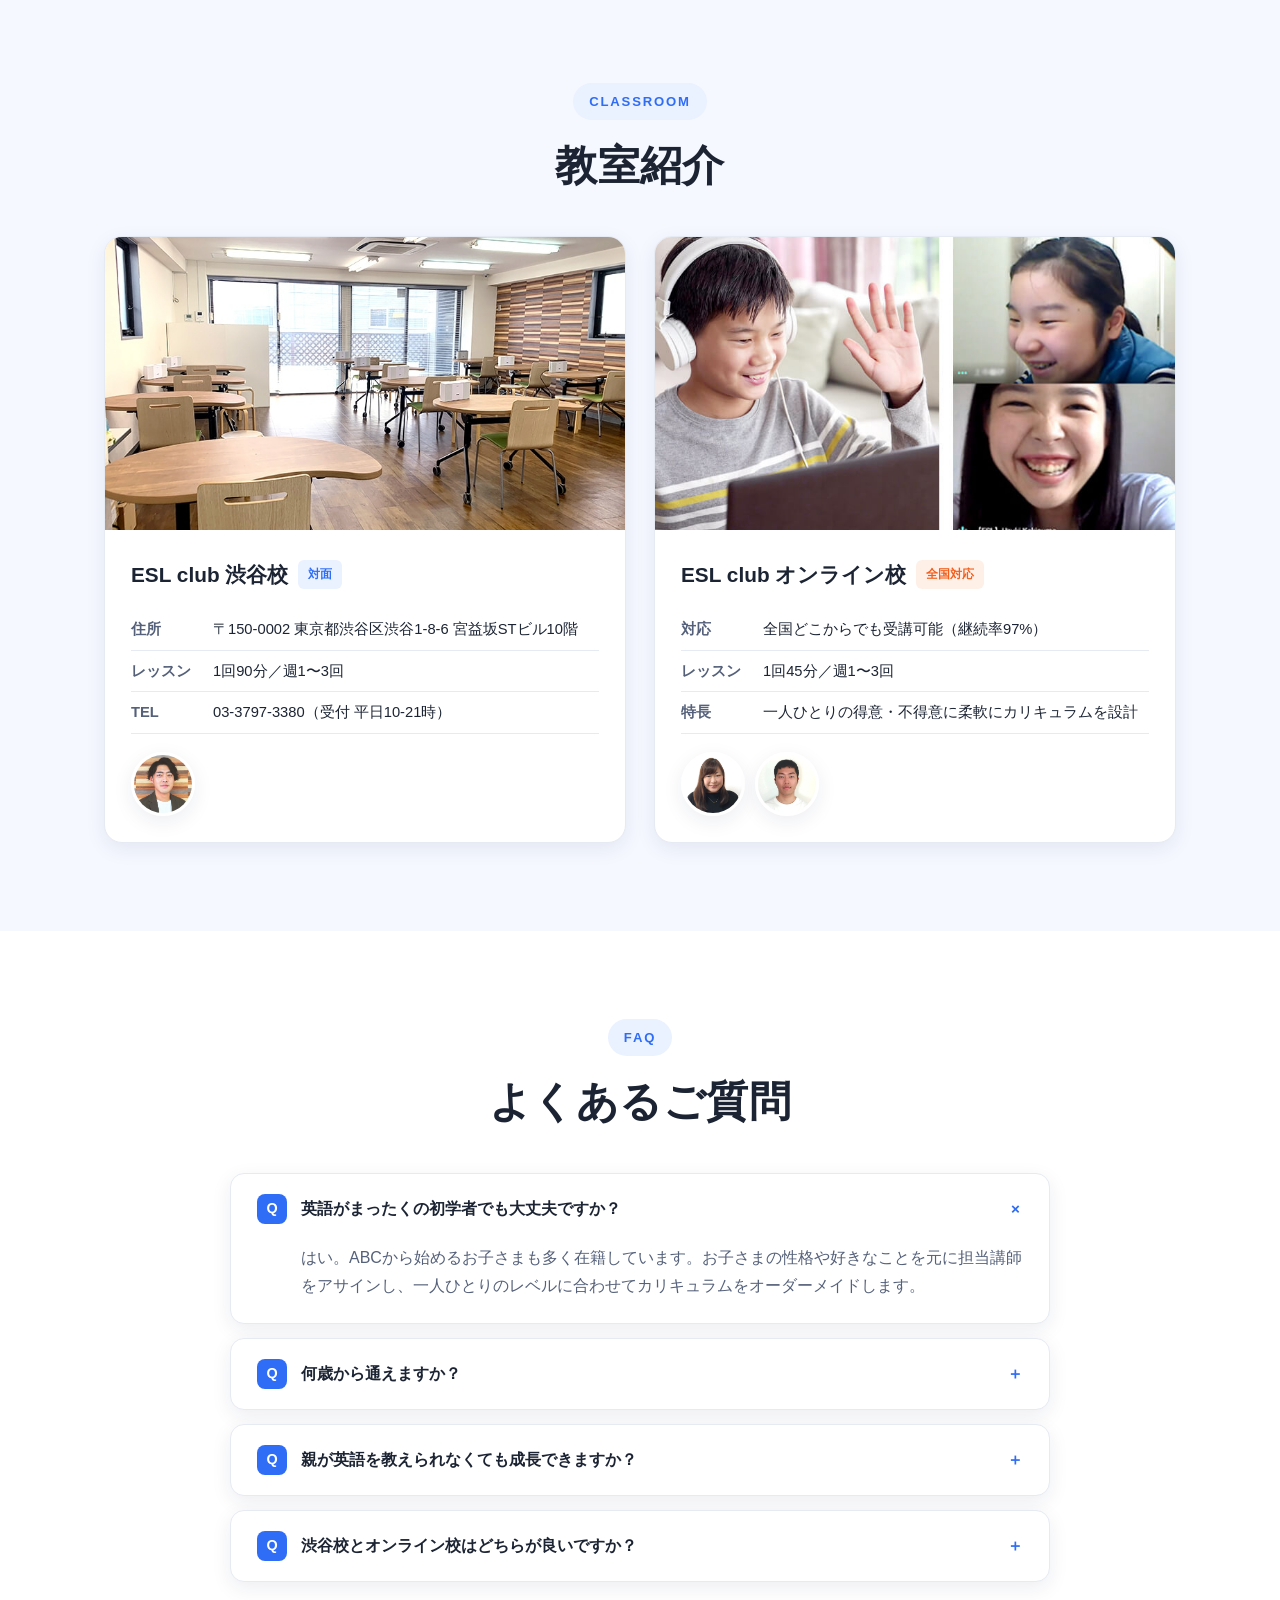
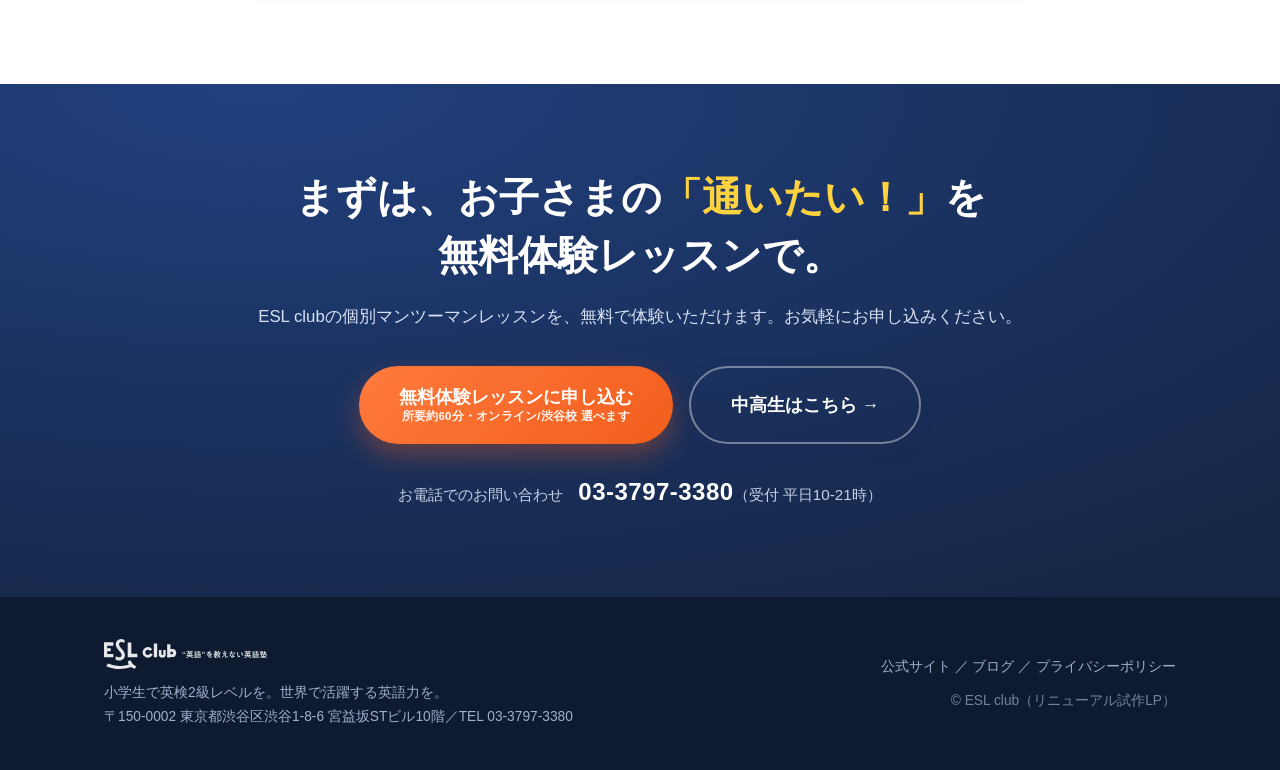
<file: lp/index.html>
<!DOCTYPE html>
<html lang="ja">
<head>
<meta charset="UTF-8">
<meta name="viewport" content="width=device-width, initial-scale=1.0">
<title>ESL club｜小学生で英検2級レベルを。世界で活躍する英語力を。</title>
<meta name="description" content="バイリンガル講師の個別マンツーマンレッスンで、小学生のうちに英検2級レベルへ。2015年の開塾以来1,000名以上を英検合格に導いた英検ベースのカリキュラム。渋谷校・オンライン校。無料体験レッスン受付中。">
<script>document.documentElement.classList.add('js')</script>
<style>
  :root{
    --navy:#152544;
    --navy-2:#1f3a6e;
    --blue:#2f6df6;
    --blue-soft:#eaf1ff;
    --accent:#ff7a3d;
    --accent-dark:#f25e1c;
    --ink:#1c2433;
    --ink-soft:#55617a;
    --line:#e6eaf2;
    --bg-soft:#f5f8ff;
    --yellow:#ffd23f;
    --radius:18px;
    --shadow:0 10px 40px rgba(20,40,90,.10);
    --shadow-sm:0 6px 20px rgba(20,40,90,.08);
    --maxw:1120px;
    --font:"Hiragino Kaku Gothic ProN","Hiragino Sans","Noto Sans JP","Yu Gothic",Meiryo,sans-serif;
  }
  *{margin:0;padding:0;box-sizing:border-box}
  html{scroll-behavior:smooth}
  body{font-family:var(--font);color:var(--ink);line-height:1.8;background:#fff;-webkit-font-smoothing:antialiased;overflow-x:hidden}
  img{max-width:100%;display:block}
  a{color:inherit;text-decoration:none}
  .wrap{max-width:var(--maxw);margin:0 auto;padding:0 24px}
  .sec{padding:88px 0}
  .sec-soft{background:var(--bg-soft)}
  .eyebrow{display:inline-block;font-size:.82rem;font-weight:800;letter-spacing:.14em;color:var(--blue);background:var(--blue-soft);padding:7px 16px;border-radius:999px;margin-bottom:18px}
  .h2{font-size:clamp(1.7rem,3.6vw,2.6rem);font-weight:900;line-height:1.35;letter-spacing:.01em}
  .h2 .mk{background:linear-gradient(transparent 62%,#ffe39a 62%);padding:0 .1em}
  .lead{color:var(--ink-soft);font-size:1.05rem;margin-top:18px}
  .center{text-align:center}
  .center .lead{max-width:680px;margin-left:auto;margin-right:auto}

  /* Buttons */
  .btn{display:inline-flex;align-items:center;gap:.6em;font-weight:800;border-radius:999px;padding:16px 30px;font-size:1.02rem;transition:transform .15s ease,box-shadow .15s ease;cursor:pointer;border:none;line-height:1.3}
  .btn-cta{background:linear-gradient(135deg,var(--accent),var(--accent-dark));color:#fff;box-shadow:0 12px 26px rgba(242,94,28,.34)}
  .btn-cta:hover{transform:translateY(-3px);box-shadow:0 18px 34px rgba(242,94,28,.42)}
  .btn-cta .sub{display:block;font-size:.72rem;font-weight:700;opacity:.95;letter-spacing:.02em}
  .btn-ghost{background:#fff;color:var(--navy);border:2px solid var(--line);box-shadow:var(--shadow-sm)}
  .btn-ghost:hover{transform:translateY(-2px);border-color:var(--blue)}
  .btn-lg{padding:20px 40px;font-size:1.1rem}

  /* Header */
  header{position:sticky;top:0;z-index:50;background:rgba(255,255,255,.92);backdrop-filter:blur(10px);border-bottom:1px solid var(--line)}
  .nav{display:flex;align-items:center;justify-content:space-between;height:70px}
  .nav .logo{height:34px}
  .nav-links{display:flex;gap:26px;align-items:center;font-size:.92rem;font-weight:700}
  .nav-links a{color:var(--ink-soft);transition:color .15s}
  .nav-links a:hover{color:var(--blue)}
  .nav .btn{padding:11px 22px;font-size:.9rem}
  .nav-tel{font-weight:900;color:var(--navy);font-size:1.02rem;letter-spacing:.02em}
  .nav-tel small{display:block;font-size:.62rem;color:var(--ink-soft);font-weight:700;letter-spacing:.1em}
  @media(max-width:900px){.nav-links a:not(.btn){display:none}.nav-tel{display:none}}

  /* Notice bar */
  .notice{background:linear-gradient(135deg,#fff5ec,#fff);border-bottom:1px solid var(--line)}
  .notice .wrap{display:flex;align-items:center;gap:14px;padding:10px 24px;font-size:.86rem;font-weight:700;color:var(--accent-dark)}
  .notice .tag{background:var(--accent);color:#fff;border-radius:6px;padding:3px 10px;font-size:.74rem;letter-spacing:.04em}

  /* Hero */
  .hero{position:relative;background:radial-gradient(120% 120% at 80% 0%,#21407e 0%,#152544 60%);color:#fff;overflow:hidden}
  .hero::before{content:"";position:absolute;inset:0;background:url("../assets/images/048_6d4989_thought_photo.jpg") center/cover;opacity:.16;mix-blend-mode:luminosity}
  .hero .wrap{position:relative;display:grid;grid-template-columns:1.05fr .95fr;gap:40px;align-items:center;padding-top:64px;padding-bottom:64px}
  .hero-badge{display:inline-flex;align-items:center;gap:8px;background:rgba(255,255,255,.12);border:1px solid rgba(255,255,255,.25);padding:8px 16px;border-radius:999px;font-size:.84rem;font-weight:700;margin-bottom:22px}
  .hero-badge b{color:var(--yellow)}
  .hero h1{font-size:clamp(2rem,4.6vw,3.3rem);font-weight:900;line-height:1.32;letter-spacing:.01em}
  .hero h1 .big{color:var(--yellow)}
  .hero h1 .u{background:linear-gradient(transparent 60%,rgba(47,109,246,.55) 60%)}
  .hero p.sub{margin-top:22px;font-size:1.08rem;color:#dbe4f5;max-width:540px}
  .hero .cta-row{margin-top:34px;display:flex;gap:16px;flex-wrap:wrap}
  .hero-art{position:relative}
  .hero-art img{border-radius:24px;box-shadow:0 30px 60px rgba(0,0,0,.35);border:5px solid rgba(255,255,255,.85)}
  .hero-art .float{position:absolute;background:#fff;color:var(--ink);border-radius:14px;padding:12px 16px;box-shadow:var(--shadow);font-weight:800;font-size:.9rem;display:flex;align-items:center;gap:10px}
  .hero-art .float .n{font-size:1.5rem;font-weight:900;color:var(--accent);line-height:1}
  .hero-art .f1{top:-18px;left:-22px}
  .hero-art .f2{bottom:-20px;right:-18px}
  @media(max-width:880px){.hero .wrap{grid-template-columns:1fr;text-align:center}.hero .cta-row{justify-content:center}.hero p.sub{margin-left:auto;margin-right:auto}.hero-art{margin-top:14px}.hero-art .f1{left:6px}.hero-art .f2{right:6px}}

  /* Stats */
  .stats{background:var(--navy);color:#fff;padding:0}
  .stats .wrap{display:grid;grid-template-columns:repeat(3,1fr);gap:0}
  .stat{padding:34px 18px;text-align:center;border-right:1px solid rgba(255,255,255,.12)}
  .stat:last-child{border-right:none}
  .stat .num{font-size:clamp(2rem,4vw,2.8rem);font-weight:900;color:var(--yellow);line-height:1.1}
  .stat .lbl{font-size:.92rem;color:#c4d0e6;margin-top:6px;font-weight:700}
  @media(max-width:680px){.stats .wrap{grid-template-columns:1fr;}.stat{border-right:none;border-bottom:1px solid rgba(255,255,255,.12)}}

  /* Points */
  .point{display:grid;grid-template-columns:1fr 1fr;gap:48px;align-items:center;margin-bottom:64px}
  .point:last-child{margin-bottom:0}
  .point:nth-child(even) .point-img{order:2}
  .point-img img{border-radius:var(--radius);box-shadow:var(--shadow);aspect-ratio:4/3;object-fit:cover;width:100%}
  .point-no{display:inline-flex;align-items:center;justify-content:center;width:54px;height:54px;border-radius:14px;background:var(--blue);color:#fff;font-weight:900;font-size:1.1rem;margin-bottom:16px;box-shadow:0 8px 18px rgba(47,109,246,.3)}
  .point-no small{font-size:.6rem;display:block;letter-spacing:.1em;opacity:.85}
  .point h3{font-size:clamp(1.25rem,2.5vw,1.6rem);font-weight:900;line-height:1.45}
  .point .catch{color:var(--accent-dark);font-weight:800;font-size:.98rem;margin-bottom:6px}
  .point p{color:var(--ink-soft);margin-top:14px}
  @media(max-width:820px){.point{grid-template-columns:1fr;gap:22px}.point:nth-child(even) .point-img{order:0}}

  /* Reason cards (英検) */
  .cards2{display:grid;grid-template-columns:1fr 1fr;gap:26px;margin-top:42px}
  .rcard{background:#fff;border:1px solid var(--line);border-radius:var(--radius);padding:34px;box-shadow:var(--shadow-sm)}
  .rcard .ico{width:50px;height:50px;border-radius:12px;background:var(--blue-soft);color:var(--blue);display:flex;align-items:center;justify-content:center;font-weight:900;font-size:1.3rem;margin-bottom:16px}
  .rcard h4{font-size:1.2rem;font-weight:900;margin-bottom:10px}
  .rcard p{color:var(--ink-soft);font-size:.98rem}
  @media(max-width:720px){.cards2{grid-template-columns:1fr}}

  /* School chips */
  .schools{display:flex;flex-wrap:wrap;gap:10px;justify-content:center;margin-top:30px;max-width:840px;margin-left:auto;margin-right:auto}
  .chip{background:#fff;border:1px solid var(--line);border-radius:999px;padding:9px 18px;font-size:.9rem;font-weight:700;color:var(--navy);box-shadow:var(--shadow-sm)}

  /* Testimonials */
  .tgrid{display:grid;grid-template-columns:repeat(3,1fr);gap:24px;margin-top:42px}
  .tcard{background:#fff;border-radius:var(--radius);overflow:hidden;box-shadow:var(--shadow-sm);border:1px solid var(--line);transition:transform .18s ease,box-shadow .18s}
  .tcard:hover{transform:translateY(-5px);box-shadow:var(--shadow)}
  .tcard .ph{aspect-ratio:16/9;object-fit:cover;width:100%}
  .tcard .body{padding:22px}
  .tcard .tags{display:flex;gap:6px;flex-wrap:wrap;margin-bottom:12px}
  .tcard .t{font-size:.72rem;font-weight:800;color:var(--blue);background:var(--blue-soft);padding:4px 10px;border-radius:6px}
  .tcard .t.on{color:var(--accent-dark);background:#fff0e7}
  .tcard h4{font-size:1.02rem;font-weight:800;line-height:1.5}
  .tcard .who{margin-top:12px;font-size:.86rem;color:var(--ink-soft);font-weight:700}
  @media(max-width:880px){.tgrid{grid-template-columns:1fr 1fr}}
  @media(max-width:560px){.tgrid{grid-template-columns:1fr}}
  .disc{font-size:.76rem;color:var(--ink-soft);text-align:center;margin-top:20px}

  /* Vision */
  .vision{position:relative;color:#fff;background:linear-gradient(120deg,rgba(21,37,68,.92),rgba(31,64,126,.82)),url("../assets/images/008_419020_why_photo01.jpg") center/cover;border-radius:0}
  .vision .wrap{padding:90px 24px;text-align:center}
  .vision h2{font-size:clamp(1.6rem,3.4vw,2.4rem);font-weight:900;line-height:1.5}
  .vision p{max-width:720px;margin:22px auto 0;color:#e2e9f6;font-size:1.05rem}

  /* Pricing */
  .ptables{display:grid;grid-template-columns:1fr 1fr;gap:28px;margin-top:42px}
  .ptable{background:#fff;border-radius:var(--radius);box-shadow:var(--shadow);overflow:hidden;border:1px solid var(--line)}
  .ptable .head{padding:24px 28px;color:#fff;display:flex;align-items:center;justify-content:space-between}
  .ptable.shibuya .head{background:linear-gradient(135deg,#2f6df6,#1f49b8)}
  .ptable.online .head{background:linear-gradient(135deg,#ff7a3d,#f25e1c)}
  .ptable .head h3{font-size:1.35rem;font-weight:900}
  .ptable .head .min{font-size:.82rem;font-weight:700;background:rgba(255,255,255,.2);padding:5px 12px;border-radius:999px}
  .ptable .rows{padding:14px 28px 8px}
  .prow{display:flex;align-items:baseline;justify-content:space-between;padding:14px 0;border-bottom:1px dashed var(--line)}
  .prow .pl{font-weight:800}
  .prow .pl small{display:block;font-weight:600;color:var(--ink-soft);font-size:.78rem}
  .prow .pr{font-size:1.4rem;font-weight:900;color:var(--navy)}
  .prow .pr small{font-size:.78rem;color:var(--ink-soft);font-weight:700}
  .ptable .foot{padding:16px 28px 26px;display:flex;align-items:center;justify-content:space-between;gap:12px}
  .ptable .join{font-size:.86rem;color:var(--ink-soft);font-weight:700}
  .ptable .join b{color:var(--navy);font-size:1.05rem}
  @media(max-width:780px){.ptables{grid-template-columns:1fr}}

  /* Classrooms */
  .rooms{display:grid;grid-template-columns:1fr 1fr;gap:28px;margin-top:42px}
  .room{background:#fff;border-radius:var(--radius);overflow:hidden;box-shadow:var(--shadow-sm);border:1px solid var(--line)}
  .room .ph{aspect-ratio:16/9;object-fit:cover;width:100%}
  .room .body{padding:26px}
  .room h3{font-size:1.3rem;font-weight:900;display:flex;align-items:center;gap:10px}
  .room .pill{font-size:.72rem;background:var(--blue-soft);color:var(--blue);padding:4px 10px;border-radius:6px;font-weight:800}
  .room .pill.on{background:#fff0e7;color:var(--accent-dark)}
  .room dl{margin-top:16px;font-size:.92rem}
  .room dl div{display:flex;gap:12px;padding:7px 0;border-bottom:1px solid var(--line)}
  .room dt{min-width:70px;color:var(--ink-soft);font-weight:800}
  .room dd{color:var(--ink)}
  .teachers{display:flex;gap:10px;margin-top:18px}
  .teachers img{width:64px;height:64px;border-radius:50%;object-fit:cover;border:3px solid #fff;box-shadow:var(--shadow-sm)}
  @media(max-width:780px){.rooms{grid-template-columns:1fr}}

  /* FAQ */
  .faq{max-width:820px;margin:42px auto 0}
  details{background:#fff;border:1px solid var(--line);border-radius:14px;margin-bottom:14px;box-shadow:var(--shadow-sm);overflow:hidden}
  details summary{padding:20px 26px;font-weight:800;cursor:pointer;list-style:none;display:flex;align-items:center;gap:14px;font-size:1.02rem}
  details summary::-webkit-details-marker{display:none}
  details summary::before{content:"Q";flex:0 0 auto;width:30px;height:30px;border-radius:8px;background:var(--blue);color:#fff;display:flex;align-items:center;justify-content:center;font-weight:900;font-size:.9rem}
  details summary::after{content:"＋";margin-left:auto;color:var(--blue);font-weight:900;transition:transform .2s}
  details[open] summary::after{transform:rotate(45deg)}
  details .a{padding:0 26px 22px 70px;color:var(--ink-soft)}

  /* Final CTA */
  .final{background:radial-gradient(120% 120% at 20% 0%,#21407e,#152544);color:#fff;text-align:center}
  .final .wrap{padding:84px 24px}
  .final h2{font-size:clamp(1.7rem,3.6vw,2.5rem);font-weight:900;line-height:1.45}
  .final h2 .y{color:var(--yellow)}
  .final p{color:#d8e1f3;margin-top:18px;font-size:1.05rem}
  .final .cta-row{margin-top:34px;display:flex;gap:16px;justify-content:center;flex-wrap:wrap}
  .final .tel{margin-top:26px;font-size:.95rem;color:#c4d0e6}
  .final .tel b{color:#fff;font-size:1.5rem;font-weight:900;letter-spacing:.02em}

  /* Footer */
  footer{background:#0e1a30;color:#9fb0cc;padding:42px 0;font-size:.86rem}
  footer .wrap{display:flex;flex-wrap:wrap;justify-content:space-between;gap:20px;align-items:center}
  footer .logo{height:30px;filter:brightness(0) invert(1);opacity:.9}
  footer .meta{line-height:1.7}

  /* Floating mobile CTA */
  .mcta{position:fixed;left:0;right:0;bottom:0;z-index:60;background:#fff;border-top:1px solid var(--line);padding:10px 16px;display:none;box-shadow:0 -6px 20px rgba(20,40,90,.1)}
  .mcta .btn{width:100%;justify-content:center}
  @media(max-width:880px){.mcta{display:block}body{padding-bottom:78px}}

  /* JS有効時のみ初期非表示にする（JS無効でもコンテンツは必ず表示される） */
  .js .fade{opacity:0;transform:translateY(24px);transition:opacity .7s ease,transform .7s ease}
  .js .fade.in{opacity:1;transform:none}
  @media(prefers-reduced-motion:reduce){.js .fade{opacity:1;transform:none;transition:none}}
</style>
</head>
<body>

<!-- Notice -->
<div class="notice">
  <div class="wrap">
    <span class="tag">NEWS</span>
    <span>英検®駆け込み歓迎！短期集中講座・春季講習 開講中 — 英検合格実績 累計1,000名以上</span>
  </div>
</div>

<!-- Header -->
<header>
  <div class="wrap nav">
    <a href="#top"><img class="logo" src="../assets/images/000_9306d0_logo.svg" alt="ESL club"></a>
    <nav class="nav-links">
      <a href="#points">3つの理由</a>
      <a href="#eiken">英検を使う理由</a>
      <a href="#voice">合格実績</a>
      <a href="#price">料金</a>
      <a href="#rooms">教室紹介</a>
      <div class="nav-tel">03-3797-3380<small>受付 平日10-21時</small></div>
      <a class="btn btn-cta" href="https://eslclub.jp/trial/" target="_blank" rel="noopener">無料体験</a>
    </nav>
  </div>
</header>

<!-- Hero -->
<section class="hero" id="top">
  <div class="wrap">
    <div class="hero-copy">
      <span class="hero-badge">🌏 バイリンガル講師の<b>個別マンツーマン</b></span>
      <h1>小学生で<span class="big">英検2級</span>レベルを。<br><span class="u">世界で活躍する英語力</span>を、<br>身に付ける。</h1>
      <p class="sub">ESL clubでは、小学生のうちに英検2級レベルの英語力と、海外留学などへの挑戦を通じて「学びを楽しむ力」を育てます。英語が嫌いなお子さまからも「通いたい！」が聞ける個別レッスン。</p>
      <div class="cta-row">
        <a class="btn btn-cta btn-lg" href="https://eslclub.jp/trial/" target="_blank" rel="noopener">
          <span>無料体験レッスンに申し込む<span class="sub">お子さまの「通いたい！」が聞ける</span></span>
        </a>
        <a class="btn btn-ghost btn-lg" href="https://eslclub.jp/highschool/" target="_blank" rel="noopener">中高生はこちら →</a>
      </div>
    </div>
    <div class="hero-art">
      <img src="../assets/images/006_7d6503_point01_photo.jpg" alt="ESL clubのマンツーマンレッスン">
      <div class="float f1"><span class="n">2級</span><span>小学生で<br>英検2級レベル</span></div>
      <div class="float f2"><span class="n">97%</span><span>オンライン校<br>継続率</span></div>
    </div>
  </div>
</section>

<!-- Stats -->
<section class="stats">
  <div class="wrap">
    <div class="stat"><div class="num">2015<small style="font-size:.5em">年</small></div><div class="lbl">開塾。実績ある英検ベースのカリキュラム</div></div>
    <div class="stat"><div class="num">1,000<small style="font-size:.5em">名以上</small></div><div class="lbl">を英検合格に導いた指導実績</div></div>
    <div class="stat"><div class="num">継続率97<small style="font-size:.5em">%</small></div><div class="lbl">楽しく続くから、実力に繋がる（オンライン校）</div></div>
  </div>
</section>

<!-- Points -->
<section class="sec" id="points">
  <div class="wrap center">
    <span class="eyebrow">3 REASONS</span>
    <h2 class="h2">「小学生で英検2級」と「学びを楽しむ力」を<br><span class="mk">同時に叶えられる</span>3つの理由</h2>
  </div>
  <div class="wrap" style="margin-top:54px">

    <div class="point fade">
      <div class="point-img"><img src="../assets/images/005_3f44ca_point01_photo2.jpg" alt="性格や好きなことを元に担当講師をアサイン"></div>
      <div class="point-body">
        <span class="point-no"><span>01<small>POINT</small></span></span>
        <div class="catch">英語が嫌いなお子さまからも「通いたい」が聞ける</div>
        <h3>お子さまの性格や好きなことを元に、担当講師陣をアサイン</h3>
        <p>子どもの性格や好きなことを元に担当講師をアサインするから、レッスンが毎回の楽しみに。英語が嫌いなお子さまでも通いたくなるため、英語力を伸ばすために必要な「継続」する機会になります。</p>
      </div>
    </div>

    <div class="point fade">
      <div class="point-img"><img src="../assets/images/008_419020_why_photo01.jpg" alt="海外経験豊富なバイリンガル講師とのマンツーマン"></div>
      <div class="point-body">
        <span class="point-no"><span>02<small>POINT</small></span></span>
        <div class="catch">相談しやすく、失敗を怖がらずに話せる雰囲気だからどんどん伸びる</div>
        <h3>海外経験豊富なバイリンガル講師とのマンツーマンレッスン</h3>
        <p>英検1級・TOEIC900点以上の確かな英語力と、わからない時に日本語でも聞けるバイリンガル講師のみを採用。帰国子女の大学生が中心で、質問しやすさや失敗を怖がらない雰囲気を大切にしているため、相談しやすく英語力がどんどん伸びて、失敗を恐れないマインドが身に付きます。</p>
      </div>
    </div>

    <div class="point fade">
      <div class="point-img"><img src="../assets/images/007_60c322_point03_photo2.jpg" alt="オーダーメイドのカリキュラムと宿題設計"></div>
      <div class="point-body">
        <span class="point-no"><span>03<small>POINT</small></span></span>
        <div class="catch">親が勉強を見ることができなくても着実に成長</div>
        <h3>オーダーメイドのカリキュラムと、7歳から一人でできる宿題設計</h3>
        <p>2015年の開塾以降、1,000名以上を英検合格に導いた英検ベースのカリキュラムを元に、お子さまの目標（例：小学5年生までに英検2級）と現在の英語レベルから一人ひとりにカスタマイズ。レッスン間の宿題を一人でできるよう設計しているため、忙しい親御さんでも安心してお任せいただけます。</p>
      </div>
    </div>

  </div>
</section>

<!-- Eiken reasons -->
<section class="sec sec-soft" id="eiken">
  <div class="wrap center">
    <span class="eyebrow">WHY EIKEN</span>
    <h2 class="h2">ESL clubが<span class="mk">英検を使う</span>理由</h2>
    <p class="lead">国際基準CEFRに対応した英検を軸に、英語4技能をバランスよく伸ばします。</p>
    <div class="cards2" style="text-align:left">
      <div class="rcard">
        <div class="ico">1</div>
        <h4>4技能にバランスよく対応</h4>
        <p>英検は小学生にも取り組みやすい段階的なレベル設計。国際基準CEFRに対応した英語4技能試験の英検で学ぶことで、「読む・書く・聞く・話す」をバランスよく伸ばせます。</p>
      </div>
      <div class="rcard">
        <div class="ico">2</div>
        <h4>中学受験でのニーズ増加</h4>
        <p>中学受験で英語を評価・活用する学校が増え、英検が目標設定や実力証明として使われやすくなっています。明確なゴールがあるから、お子さまも頑張りやすい。</p>
      </div>
    </div>
  </div>
</section>

<!-- School results -->
<section class="sec">
  <div class="wrap center">
    <span class="eyebrow">RESULTS</span>
    <h2 class="h2">中学受験 合格実績<span style="font-size:.6em;color:var(--ink-soft)">（一部）</span></h2>
    <div class="schools">
      <span class="chip">三田国際科学学園中学校・高等学校</span>
      <span class="chip">東京学芸大学附属国際中等教育学校</span>
      <span class="chip">広尾学園中学校・高等学校</span>
      <span class="chip">海城中学高等学校</span>
      <span class="chip">開智日本橋学園中学・高等学校</span>
      <span class="chip">学習院中等科</span>
      <span class="chip">サレジアン国際学園中学校高等学校</span>
      <span class="chip">トキワ松学園中学校高等学校</span>
      <span class="chip">ドルトン東京学園 中等部・高等部</span>
      <span class="chip">山脇学園中学校・高等学校</span>
      <span class="chip">聖学院中学校・高等学校</span>
      <span class="chip">聖セシリア女子中学校・高等学校</span>
    </div>
  </div>
</section>

<!-- Testimonials -->
<section class="sec sec-soft" id="voice">
  <div class="wrap center">
    <span class="eyebrow">STUDENT'S VOICE</span>
    <h2 class="h2">ESL clubの<span class="mk">合格ストーリー</span></h2>
    <p class="lead">英語が苦手だったお子さまも、自分のペースで英検合格へ。</p>
  </div>
  <div class="wrap">
    <div class="tgrid">
      <article class="tcard fade">
        <img class="ph" src="../assets/images/014_145bf7_performance01_photo.jpg" alt="生徒の様子">
        <div class="body">
          <div class="tags"><span class="t">渋谷校</span><span class="t">読書大好き</span></div>
          <h4>小2で入塾。絵本レベルから約1年半で、小3の終わりに英検2級に合格！</h4>
          <div class="who">杉江篤さん</div>
        </div>
      </article>
      <article class="tcard fade">
        <img class="ph" src="../assets/images/016_03e952_performance02_photo.jpg" alt="生徒の様子">
        <div class="body">
          <div class="tags"><span class="t">渋谷校</span><span class="t">努力家</span></div>
          <h4>小3・準2級レベルから、わずか3週間で英検2級に合格！</h4>
          <div class="who">上市優伊さん</div>
        </div>
      </article>
      <article class="tcard fade">
        <img class="ph" src="../assets/images/018_da25e4_performance03_photo.jpg" alt="生徒の様子">
        <div class="body">
          <div class="tags"><span class="t">渋谷校</span><span class="t">多読・留学</span></div>
          <h4>小4で入塾。ABCもあやふやから約2年半で2級合格、米国の中学校へ編入！</h4>
          <div class="who">高井清太郎さん</div>
        </div>
      </article>
      <article class="tcard fade">
        <img class="ph" src="../assets/images/020_3015bb_performance05_photo.jpg" alt="生徒の様子">
        <div class="body">
          <div class="tags"><span class="t on">オンライン校</span><span class="t">中学受験</span></div>
          <h4>三重県から入会、半年で英検準2級合格。英語特別入試で志望中学の選抜コースに合格！</h4>
          <div class="who">北さん</div>
        </div>
      </article>
      <article class="tcard fade">
        <img class="ph" src="../assets/images/022_23fa82_performance06_photo.jpg" alt="生徒の様子">
        <div class="body">
          <div class="tags"><span class="t">渋谷校</span><span class="t">高校生</span></div>
          <h4>高2から入塾。TEAPのスコアが75点から85点にアップ！</h4>
          <div class="who">寺田詠美さん</div>
        </div>
      </article>
      <article class="tcard fade">
        <img class="ph" src="../assets/images/024_25f8d8_performance07_photo.jpg" alt="生徒の様子">
        <div class="body">
          <div class="tags"><span class="t on">オンライン校</span><span class="t">大学受験</span></div>
          <h4>高校生で入塾。たった3ヶ月で準1級に合格し、上智大学に見事合格！</h4>
          <div class="who">大学受験コース</div>
        </div>
      </article>
    </div>
    <p class="disc">※学習成果は、生徒さま一人ひとりの頑張りによって個人差があります。</p>
  </div>
</section>

<!-- Vision -->
<section class="vision">
  <div class="wrap">
    <h2>世界で活躍できる子を育てるために。</h2>
    <p>海外体験を通じて、英語でコミュニケーションをとり、多様なバックグラウンドを持つ人々と過ごす難しさや喜びをリアルに体験する。その結果得られる「自分は英語でもやっていけた！」という自信は、お子さまの自立心を育みます。</p>
  </div>
</section>

<!-- Pricing -->
<section class="sec" id="price">
  <div class="wrap center">
    <span class="eyebrow">PRICE</span>
    <h2 class="h2">料金プラン</h2>
    <p class="lead">通いやすい渋谷校と、全国どこからでも受講できるオンライン校。</p>
  </div>
  <div class="wrap">
    <div class="ptables">
      <div class="ptable shibuya">
        <div class="head"><h3>渋谷校</h3><span class="min">1回 90分</span></div>
        <div class="rows">
          <div class="prow"><span class="pl">週1回<small>月4回</small></span><span class="pr">58,300<small>円/月</small></span></div>
          <div class="prow"><span class="pl">週2回<small>月8回</small></span><span class="pr">85,800<small>円/月</small></span></div>
          <div class="prow"><span class="pl">週3回<small>月12回</small></span><span class="pr">113,300<small>円/月</small></span></div>
        </div>
        <div class="foot">
          <span class="join">入会金 <b>22,000円</b><br><small>すべて税込</small></span>
          <a class="btn btn-cta" href="https://eslclub.jp/trial/" target="_blank" rel="noopener">無料体験</a>
        </div>
      </div>
      <div class="ptable online">
        <div class="head"><h3>オンライン校</h3><span class="min">1回 45分</span></div>
        <div class="rows">
          <div class="prow"><span class="pl">週1回<small>月4回</small></span><span class="pr">33,000<small>円/月</small></span></div>
          <div class="prow"><span class="pl">週2回<small>月8回</small></span><span class="pr">52,800<small>円/月</small></span></div>
          <div class="prow"><span class="pl">週3回<small>月12回</small></span><span class="pr">79,200<small>円/月</small></span></div>
        </div>
        <div class="foot">
          <span class="join">入会金 <b>22,000円</b><br><small>すべて税込</small></span>
          <a class="btn btn-cta" href="https://eslclub.jp/online/" target="_blank" rel="noopener">詳しく見る</a>
        </div>
      </div>
    </div>
  </div>
</section>

<!-- Classrooms -->
<section class="sec sec-soft" id="rooms">
  <div class="wrap center">
    <span class="eyebrow">CLASSROOM</span>
    <h2 class="h2">教室紹介</h2>
  </div>
  <div class="wrap">
    <div class="rooms">
      <div class="room">
        <img class="ph" src="../assets/images/038_7bc4bd_classroom.jpg" alt="ESL club 渋谷校">
        <div class="body">
          <h3>ESL club 渋谷校 <span class="pill">対面</span></h3>
          <dl>
            <div><dt>住所</dt><dd>〒150-0002 東京都渋谷区渋谷1-8-6 宮益坂STビル10階</dd></div>
            <div><dt>レッスン</dt><dd>1回90分／週1〜3回</dd></div>
            <div><dt>TEL</dt><dd>03-3797-3380（受付 平日10-21時）</dd></div>
          </dl>
          <div class="teachers">
            <img src="../assets/images/039_603751_pc_head_teacher.jpg" alt="講師">
          </div>
        </div>
      </div>
      <div class="room">
        <img class="ph" src="../assets/images/041_44cbd7_classroom_on.jpg" alt="ESL club オンライン校">
        <div class="body">
          <h3>ESL club オンライン校 <span class="pill on">全国対応</span></h3>
          <dl>
            <div><dt>対応</dt><dd>全国どこからでも受講可能（継続率97%）</dd></div>
            <div><dt>レッスン</dt><dd>1回45分／週1〜3回</dd></div>
            <div><dt>特長</dt><dd>一人ひとりの得意・不得意に柔軟にカリキュラムを設計</dd></div>
          </dl>
          <div class="teachers">
            <img src="../assets/images/044_5d4c06_pc_head_teacher_on.jpg" alt="講師">
            <img src="../assets/images/042_de42a2_pc_head_teacher_on02.jpg" alt="講師">
          </div>
        </div>
      </div>
    </div>
  </div>
</section>

<!-- FAQ -->
<section class="sec">
  <div class="wrap center">
    <span class="eyebrow">FAQ</span>
    <h2 class="h2">よくあるご質問</h2>
  </div>
  <div class="wrap">
    <div class="faq">
      <details open>
        <summary>英語がまったくの初学者でも大丈夫ですか？</summary>
        <div class="a">はい。ABCから始めるお子さまも多く在籍しています。お子さまの性格や好きなことを元に担当講師をアサインし、一人ひとりのレベルに合わせてカリキュラムをオーダーメイドします。</div>
      </details>
      <details>
        <summary>何歳から通えますか？</summary>
        <div class="a">小学1年生〜高校3年生（既卒含む）が対象です。7歳から一人でできるよう宿題を設計しているため、低学年のお子さまでも無理なく続けられます。</div>
      </details>
      <details>
        <summary>親が英語を教えられなくても成長できますか？</summary>
        <div class="a">問題ありません。レッスン間の宿題を一人でできるよう設計しているため、忙しい親御さんでも安心してお任せいただけます。学習進捗も担当講師が管理します。</div>
      </details>
      <details>
        <summary>渋谷校とオンライン校はどちらが良いですか？</summary>
        <div class="a">通学が可能なら対面の渋谷校（1回90分）、全国どこからでも受講したい方はオンライン校（1回45分・継続率97%）がおすすめです。まずは無料体験でご相談ください。</div>
      </details>
    </div>
  </div>
</section>

<!-- Final CTA -->
<section class="final">
  <div class="wrap">
    <h2>まずは、お子さまの<span class="y">「通いたい！」</span>を<br>無料体験レッスンで。</h2>
    <p>ESL clubの個別マンツーマンレッスンを、無料で体験いただけます。お気軽にお申し込みください。</p>
    <div class="cta-row">
      <a class="btn btn-cta btn-lg" href="https://eslclub.jp/trial/" target="_blank" rel="noopener">
        <span>無料体験レッスンに申し込む<span class="sub">所要約60分・オンライン/渋谷校 選べます</span></span>
      </a>
      <a class="btn btn-ghost btn-lg" href="https://eslclub.jp/highschool/" target="_blank" rel="noopener" style="background:transparent;color:#fff;border-color:rgba(255,255,255,.4)">中高生はこちら →</a>
    </div>
    <div class="tel">お電話でのお問い合わせ　<b>03-3797-3380</b>（受付 平日10-21時）</div>
  </div>
</section>

<!-- Footer -->
<footer>
  <div class="wrap">
    <div>
      <img class="logo" src="../assets/images/000_9306d0_logo.svg" alt="ESL club">
      <p class="meta" style="margin-top:12px">小学生で英検2級レベルを。世界で活躍する英語力を。<br>〒150-0002 東京都渋谷区渋谷1-8-6 宮益坂STビル10階／TEL 03-3797-3380</p>
    </div>
    <div class="meta" style="text-align:right">
      <a href="https://eslclub.jp/" target="_blank" rel="noopener">公式サイト</a> ／
      <a href="https://eslclub.jp/blog/" target="_blank" rel="noopener">ブログ</a> ／
      <a href="https://eslclub.jp/privacypolicy/" target="_blank" rel="noopener">プライバシーポリシー</a>
      <p style="margin-top:10px;opacity:.7">© ESL club（リニューアル試作LP）</p>
    </div>
  </div>
</footer>

<!-- Mobile floating CTA -->
<div class="mcta">
  <a class="btn btn-cta" href="https://eslclub.jp/trial/" target="_blank" rel="noopener">無料体験レッスンに申し込む</a>
</div>

<script>
  // Scroll reveal（IntersectionObserver未対応や失敗時は全表示にフォールバック）
  (function(){
    var els = document.querySelectorAll('.fade');
    if(!('IntersectionObserver' in window)){ els.forEach(function(el){el.classList.add('in');}); return; }
    var io = new IntersectionObserver(function(entries){
      entries.forEach(function(e){ if(e.isIntersecting){ e.target.classList.add('in'); io.unobserve(e.target);} });
    },{threshold:.12, rootMargin:'0px 0px -8% 0px'});
    els.forEach(function(el){io.observe(el);});
    // 保険：3秒後にまだ表示されていない要素は強制表示
    setTimeout(function(){ els.forEach(function(el){el.classList.add('in');}); }, 3000);
  })();
</script>
</body>
</html>
</file>
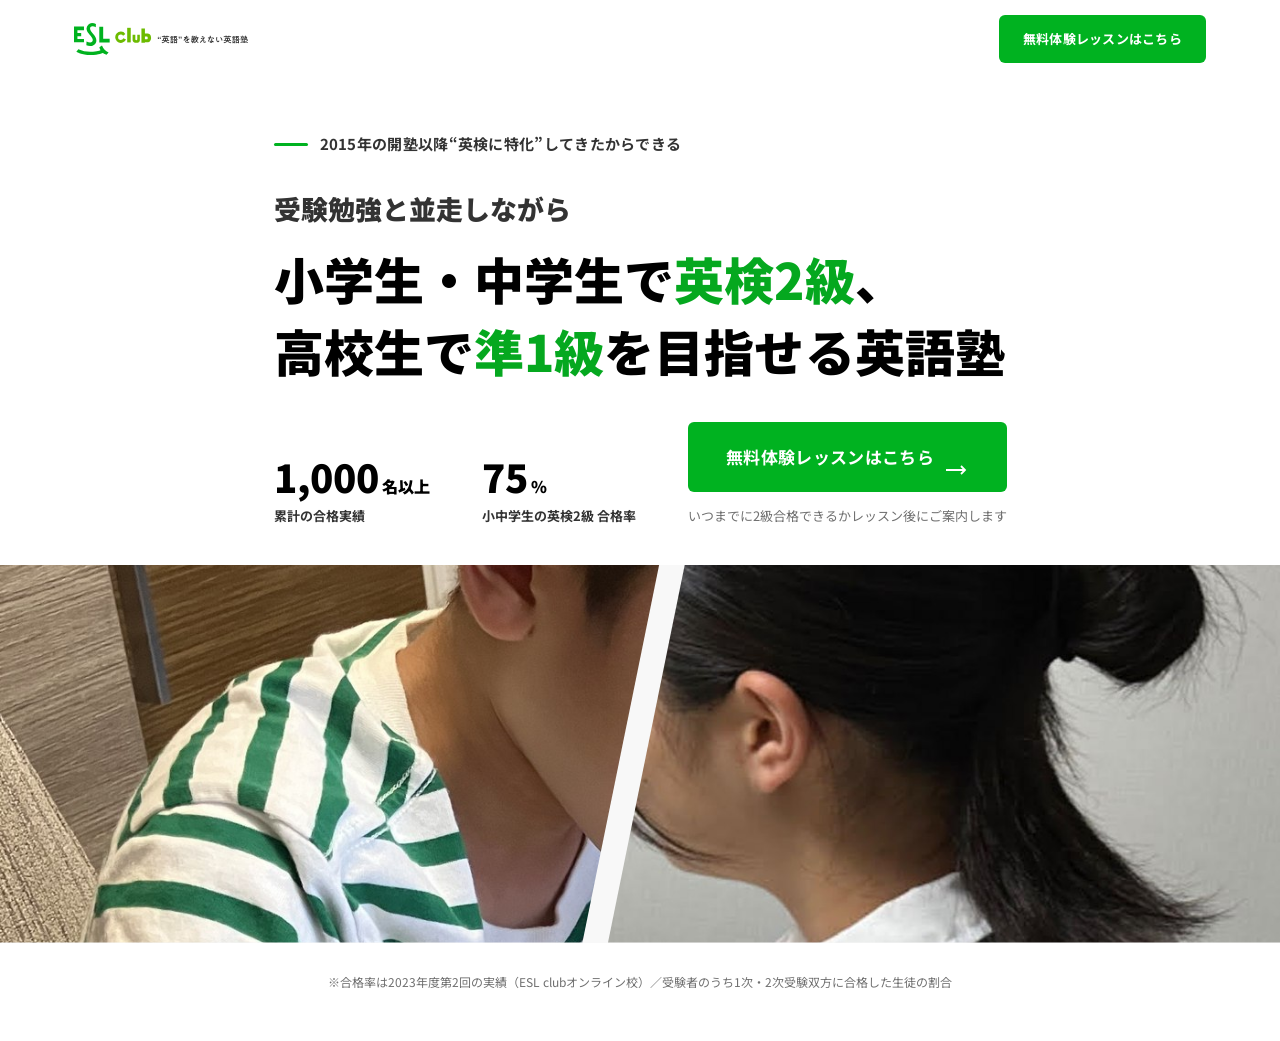
<file: v2/index.html>
<!DOCTYPE html>
<html lang="ja">
<head>
<meta charset="UTF-8">
<meta name="viewport" content="width=device-width, initial-scale=1">
<meta name="robots" content="noindex,nofollow">
<title>受験勉強と並走しながら小学生・中学生で英検2級、高校生で準1級を目指せる英語塾｜ESL club</title>
<link rel="preconnect" href="https://fonts.googleapis.com">
<link rel="preconnect" href="https://fonts.gstatic.com" crossorigin>
<link href="https://fonts.googleapis.com/css2?family=Noto+Sans+JP:wght@400;500;700;900&display=swap" rel="stylesheet">
<style>
/* =========================================================
   ESL club LP v2 / FV
   使用してよいもの：eslclub.jp の「色」と「フォント」のみ
   デザイン（構成・形・装飾）は本ファイルで新規に設計する
   ========================================================= */
:root{
  /* --- 色：eslclub.jp 実測値のみ --- */
  --green:#00B220;
  --green-d:#05A81F;
  --orange:#FF9301;
  --ink:#000000;
  --ink2:#333333;
  --ink3:#707070;
  --bg:#FFFFFF;
  --bg2:#F8F8F8;
  --line:#E3E3E3;
  /* --- 型スケール --- */
  --fs-note:12px; --fs-sm:13px; --fs-base:15px; --fs-md:17px;
  --fs-lg:21px; --fs-xl:28px; --fs-2xl:38px; --fs-3xl:50px;
  /* --- 余白スケール --- */
  --s1:4px; --s2:8px; --s3:12px; --s4:16px; --s5:24px; --s6:36px; --s7:52px; --s8:76px;
  --r:6px;
  --e:cubic-bezier(.23,1,.32,1);
  --font:"Noto Sans JP","Helvetica Neue",Helvetica,"Hiragino Sans","Hiragino Kaku Gothic ProN",Arial,"Yu Gothic",Meiryo,sans-serif;
}
*{box-sizing:border-box}
html{-webkit-text-size-adjust:100%}
body{margin:0;font-family:var(--font);color:var(--ink);background:var(--bg);line-height:1.9;-webkit-font-smoothing:antialiased}
img{display:block;max-width:100%}
a{color:inherit;text-decoration:none}
:where(a,button):focus-visible{outline:3px solid var(--green);outline-offset:3px;border-radius:var(--r)}
.wrap{max-width:1180px;margin:0 auto;padding:0 var(--s5)}
.nb{white-space:nowrap}

/* ---------------- ボタン ---------------- */
.btn{display:inline-flex;align-items:center;justify-content:center;gap:var(--s3);
  background:var(--green);color:#fff;font-weight:700;font-size:var(--fs-md);
  padding:19px 38px;border-radius:var(--r);letter-spacing:.02em;
  transition:background .16s var(--e),transform .16s var(--e)}
.btn .arw{width:22px;height:10px;flex:none}
.btn .arw svg{width:100%;height:100%;fill:none;stroke:currentColor;stroke-width:1.8}
.btn:active{transform:scale(.98)}
@media(hover:hover) and (pointer:fine){.btn:hover{background:var(--green-d)}}
.btn--sm{padding:12px 24px;font-size:var(--fs-sm)}

/* ---------------- ヘッダー ---------------- */
.hd{position:relative;z-index:5;background:var(--bg)}
.hd__in{display:flex;align-items:center;justify-content:space-between;height:78px}
.hd__logo img{height:32px;width:auto}

/* ---------------- FV ---------------- */
.fv{display:flex;flex-direction:column;min-height:calc(100vh - 78px)}

/* 上段：文字だけ（確実に読ませる） */
.fv__copy{flex:1 1 auto;display:flex;align-items:center;padding:var(--s7) 0 var(--s6)}
.fv__eyebrow{display:flex;align-items:center;gap:var(--s3);margin:0 0 var(--s5);
  font-size:var(--fs-base);font-weight:700;color:var(--ink2);letter-spacing:.02em}
.fv__eyebrow::before{content:"";width:34px;height:3px;background:var(--green);flex:none;border-radius:2px}
.fv h1{margin:0;font-weight:900;letter-spacing:.004em}
.fv h1 .l1{display:block;font-size:clamp(19px,2.1vw,var(--fs-xl));color:var(--ink2);margin-bottom:var(--s2)}
.fv h1 .l2{display:block;font-size:clamp(30px,4.2vw,var(--fs-3xl));line-height:1.44}
.fv h1 em{font-style:normal;color:var(--green-d)}
.fv__row{display:flex;align-items:flex-end;justify-content:space-between;gap:var(--s7);flex-wrap:wrap;margin-top:var(--s6)}
.fv__cta{display:flex;flex-direction:column;gap:var(--s3)}
.fv__cta p{margin:0;font-size:var(--fs-sm);color:var(--ink3)}
/* 数字（証拠） */
.facts{display:flex;gap:var(--s7)}
.fact b{display:block;font-weight:900;font-size:clamp(28px,3vw,42px);line-height:1;color:var(--ink);font-variant-numeric:tabular-nums}
.fact b i{font-style:normal;font-size:.42em;margin-left:3px}
.fact span{display:block;margin-top:var(--s2);font-size:var(--fs-sm);font-weight:700;color:var(--ink2)}

/* 下段：写真の帯（2レーンが斜めの継ぎ目で並走する） */
.lanes{position:relative;width:100%;height:clamp(280px,42vh,420px);overflow:hidden;background:var(--bg2)}
.lanes figure{position:absolute;inset:0;margin:0}
.lanes img{width:100%;height:100%;object-fit:cover}
.lanes .lane-a{clip-path:polygon(0 0, 51.5% 0, 45.5% 100%, 0 100%)}
.lanes .lane-b{clip-path:polygon(53.5% 0, 100% 0, 100% 100%, 47.5% 100%)}
.lanes .lane-a img{object-position:52% 34%}
.lanes .lane-b img{object-position:60% 42%}
.fv__foot{padding:var(--s4) 0 var(--s6);font-size:var(--fs-note);color:var(--ink3);line-height:1.85}

@media(max-width:900px){
  .fv{min-height:0}
  .fv__copy{padding:var(--s6) 0 var(--s5)}
  .fv__row{gap:var(--s5)}
  .facts{gap:var(--s6)}
  .lanes{height:clamp(220px,34vh,300px)}
}
</style>
</head>
<body>

<header class="hd">
  <div class="wrap hd__in">
    <p class="hd__logo" style="margin:0"><a href="https://eslclub.jp"><img src="../assets/img/index_lp/logo.svg" alt="ESL club"></a></p>
    <a class="btn btn--sm" href="https://eslclub.jp/trial/">無料体験レッスンはこちら</a>
  </div>
</header>

<section class="fv">

  <div class="fv__copy">
    <div class="wrap">
      <p class="fv__eyebrow">2015年の開塾以降“英検に特化”してきたからできる</p>

      <h1>
        <span class="l1">受験勉強と並走しながら</span>
        <span class="l2"><span class="nb">小学生・中学生で<em>英検2級</em>、</span><br><span class="nb">高校生で<em>準1級</em>を目指せる英語塾</span></span>
      </h1>

      <div class="fv__row">
        <div class="facts">
          <div class="fact"><b>1,000<i>名以上</i></b><span>累計の合格実績</span></div>
          <div class="fact"><b>75<i>%</i></b><span>小中学生の英検2級 合格率</span></div>
        </div>
        <div class="fv__cta">
          <a class="btn" href="https://eslclub.jp/trial/">無料体験レッスンはこちら
            <span class="arw"><svg viewBox="0 0 22 10"><path d="M0 5h19M15 1l4 4-4 4"/></svg></span>
          </a>
          <p>いつまでに2級合格できるかレッスン後にご案内します</p>
        </div>
      </div>
    </div>
  </div>

  <div class="lanes">
    <figure class="lane-a"><img src="../lp/newonline/img/kv_a.jpg" alt="自宅で英作文に取り組む小学生"></figure>
    <figure class="lane-b"><img src="../lp/newonline/img/kv_b.jpg" alt="オンラインで英検2級の学習をする中高生"></figure>
  </div>

  <div class="wrap"><p class="fv__foot">※合格率は2023年度第2回の実績（ESL clubオンライン校）／受験者のうち1次・2次受験双方に合格した生徒の割合</p></div>

</section>

</body>
</html>
</file>
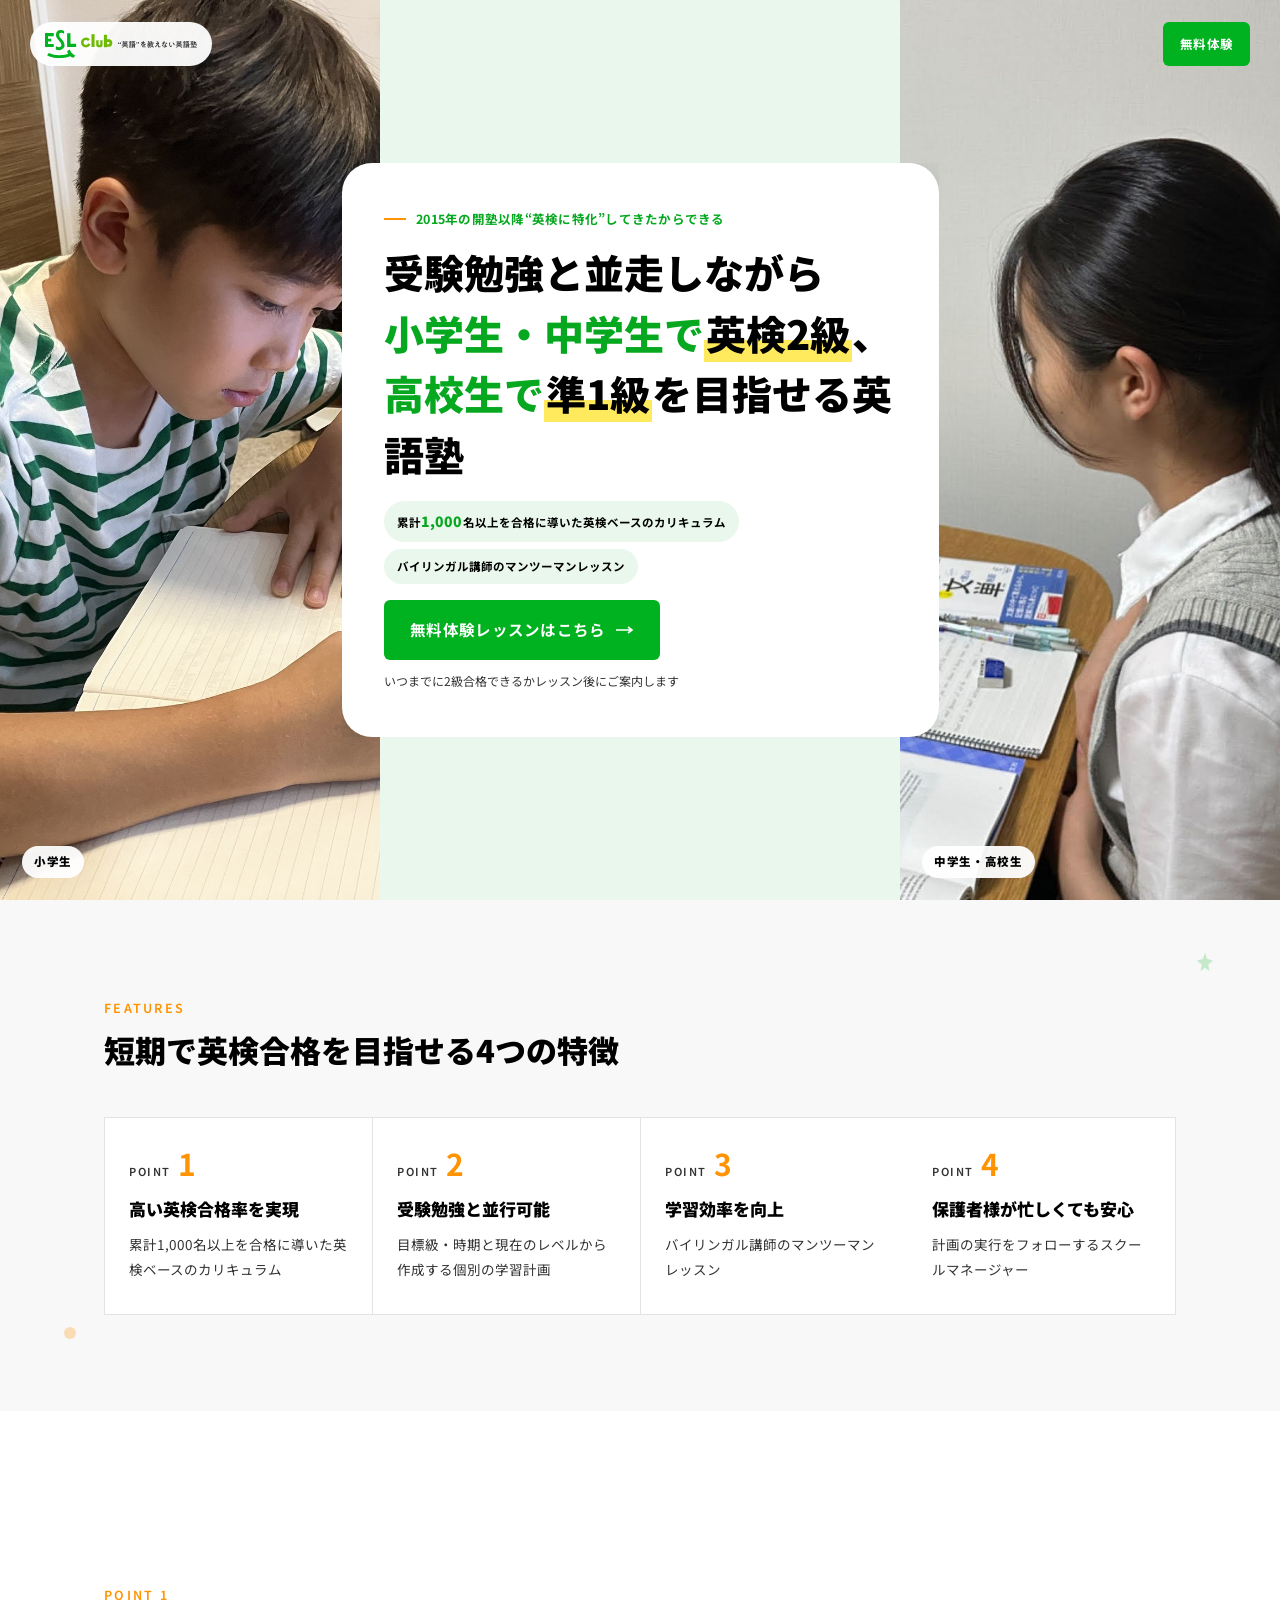
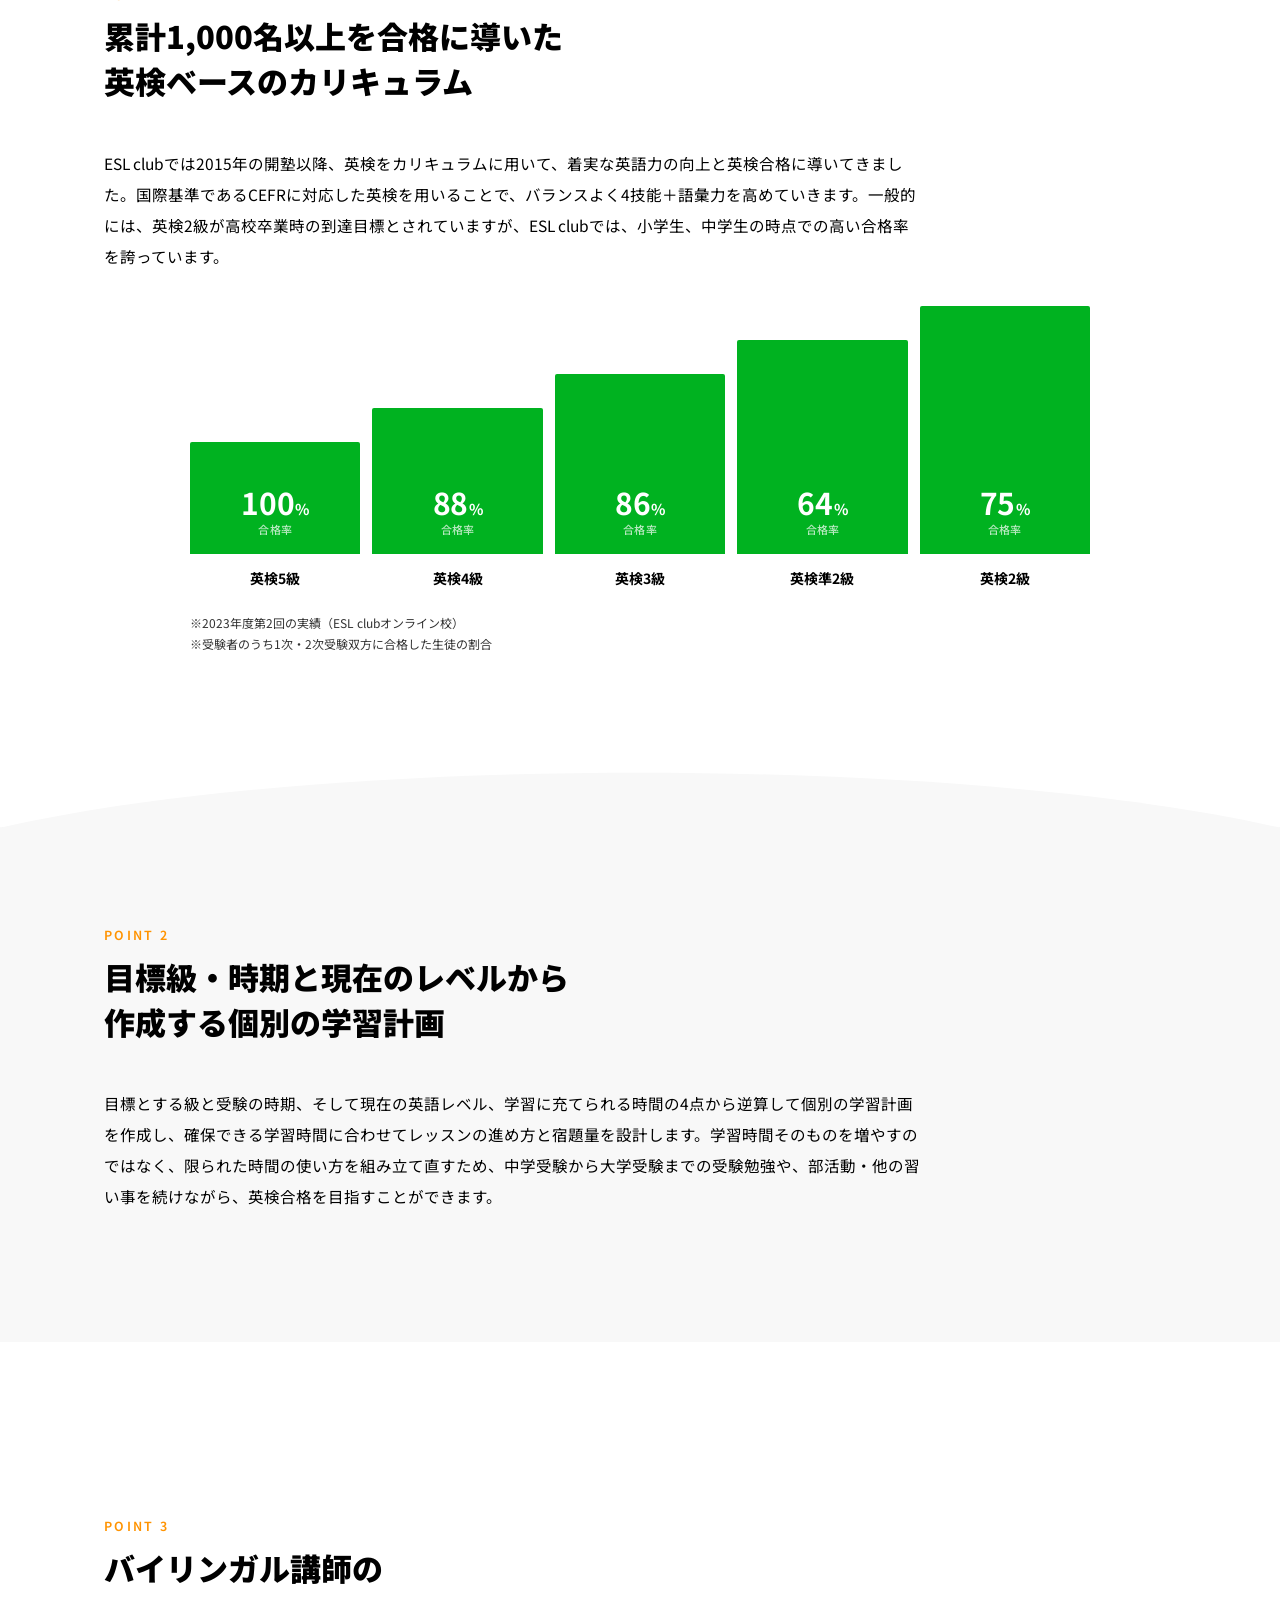
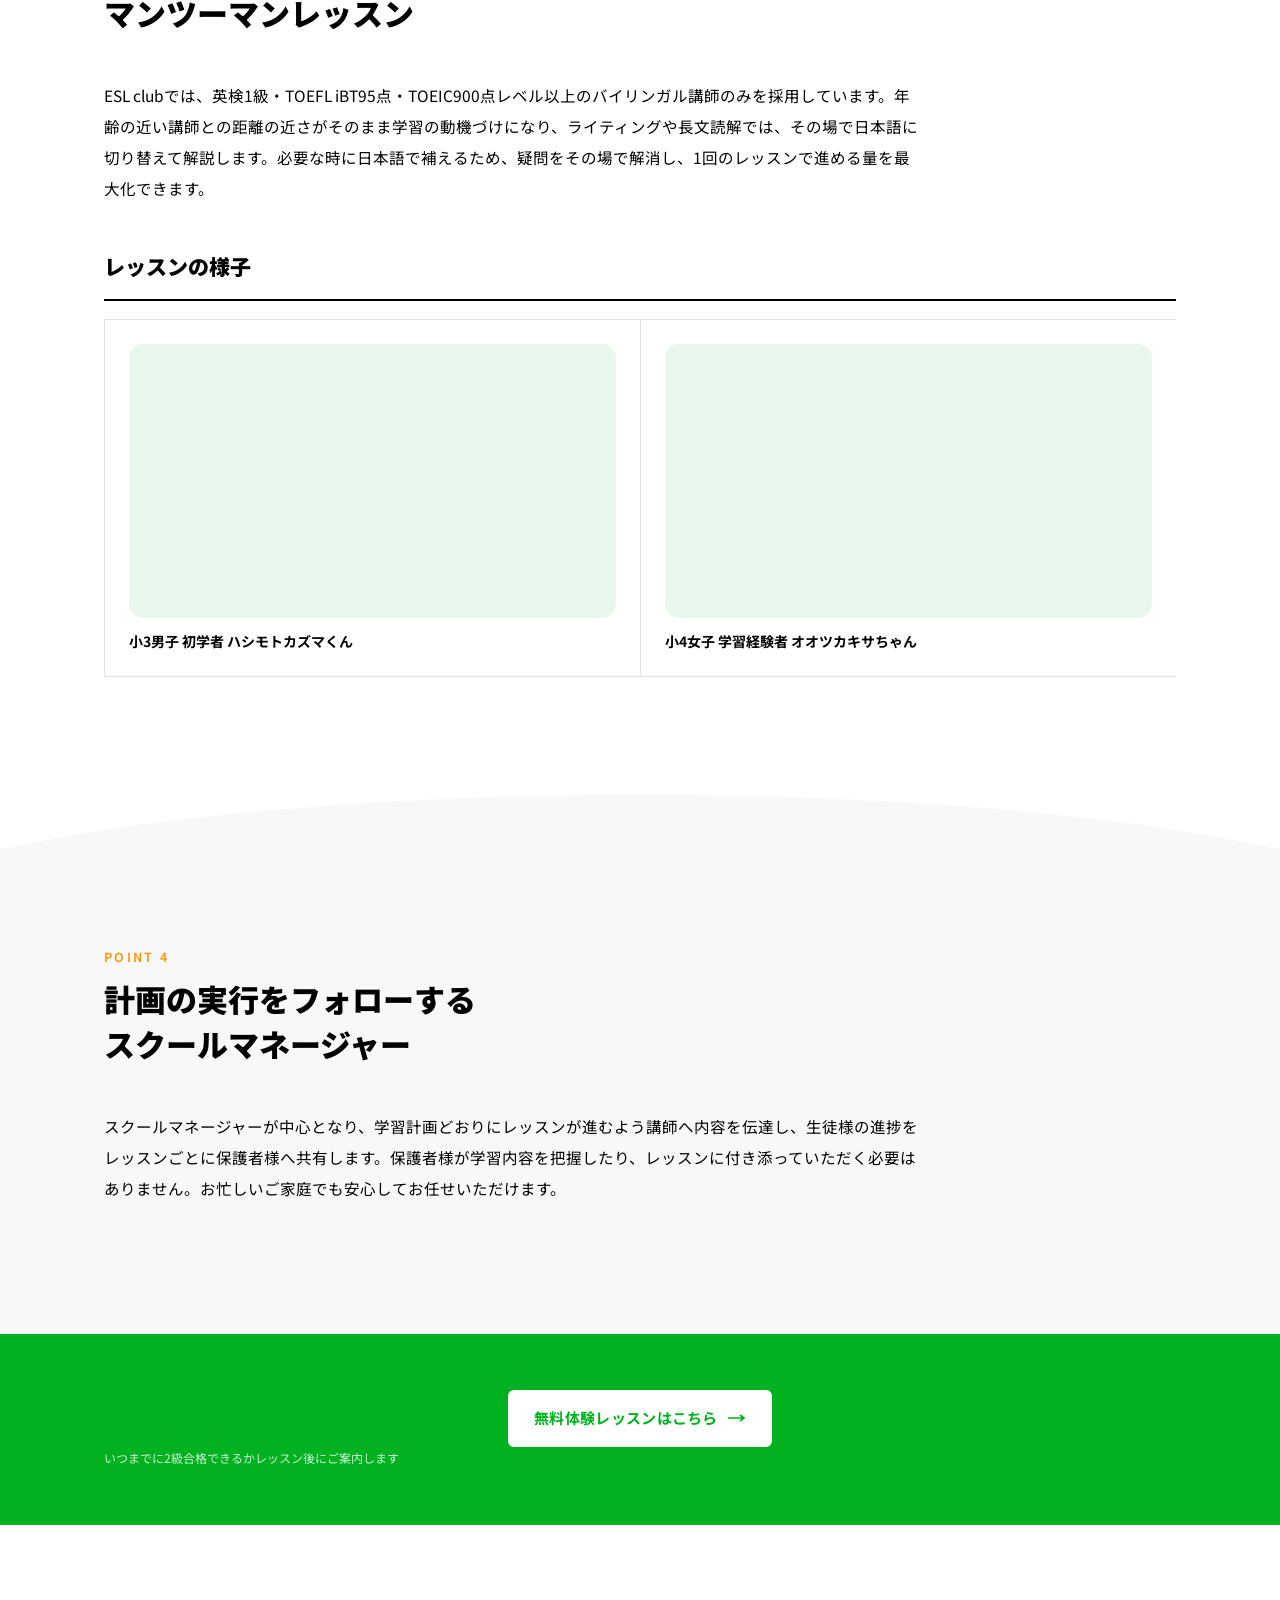
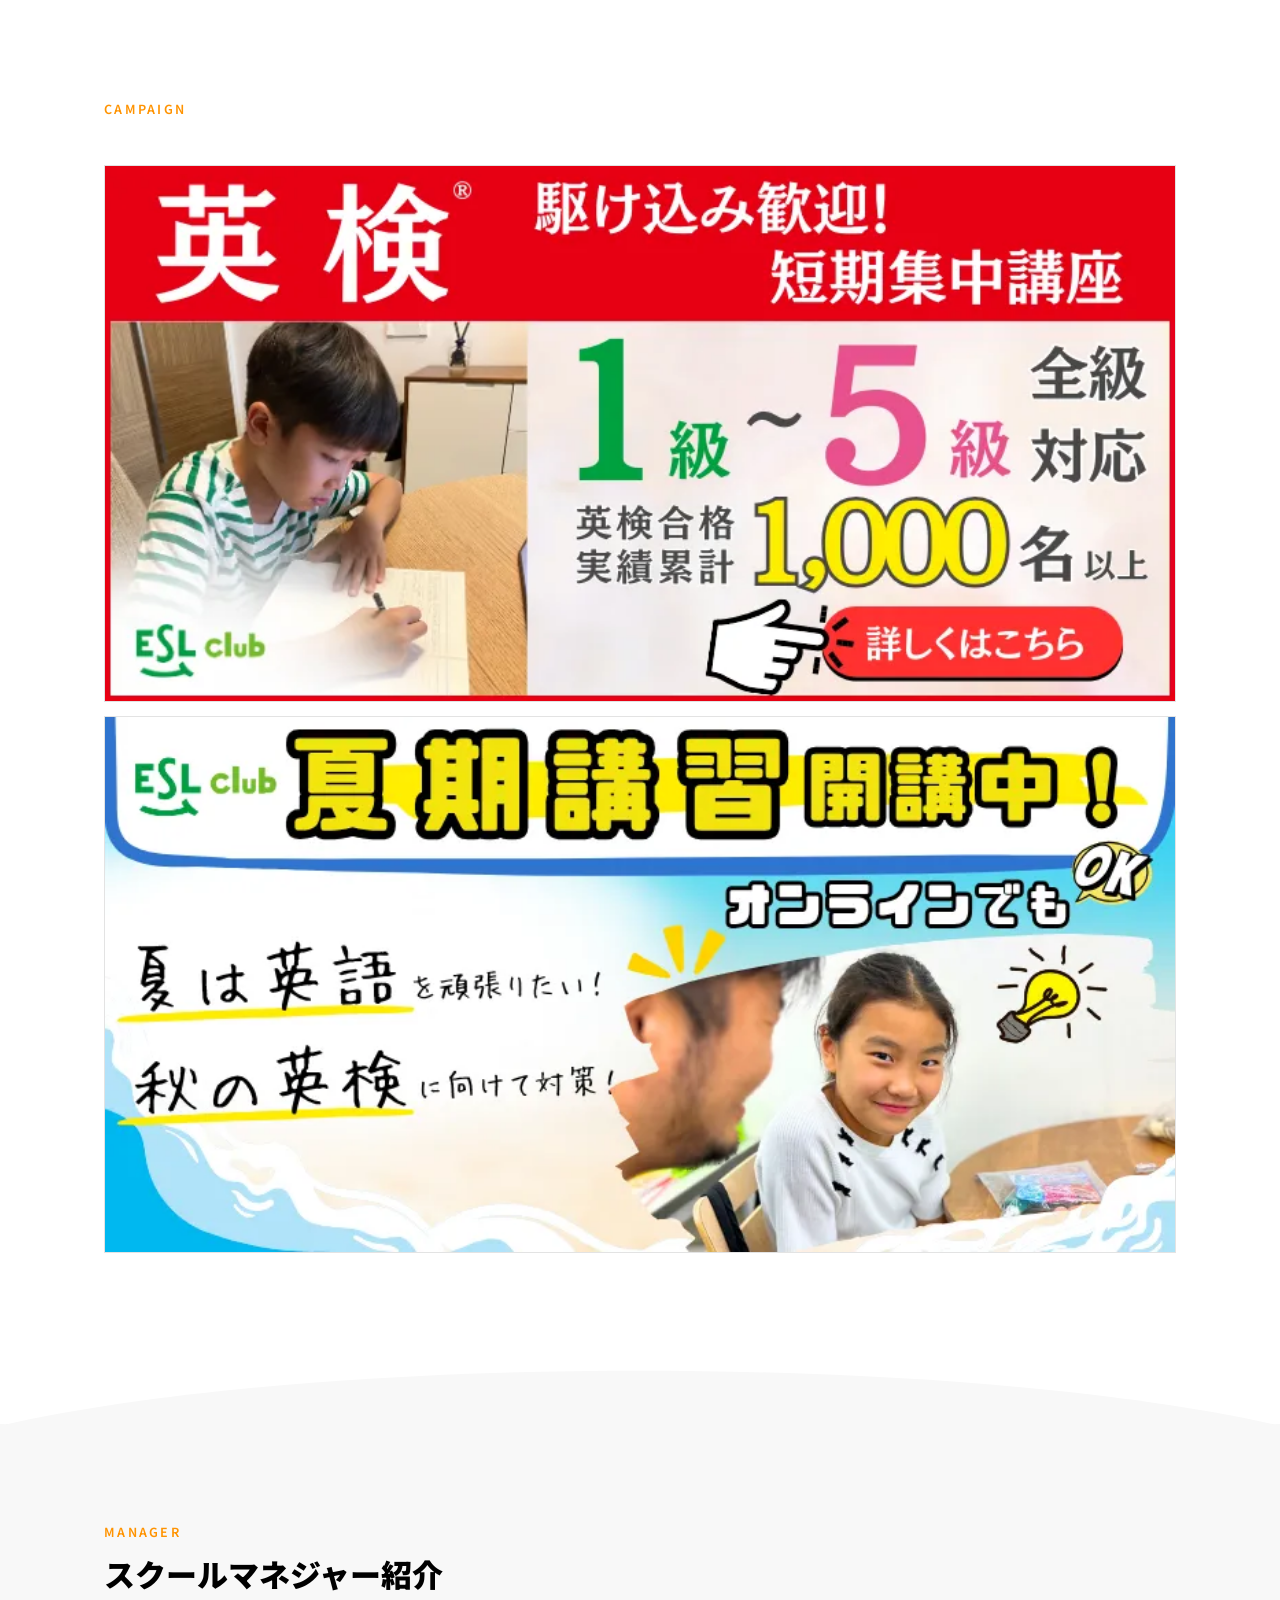
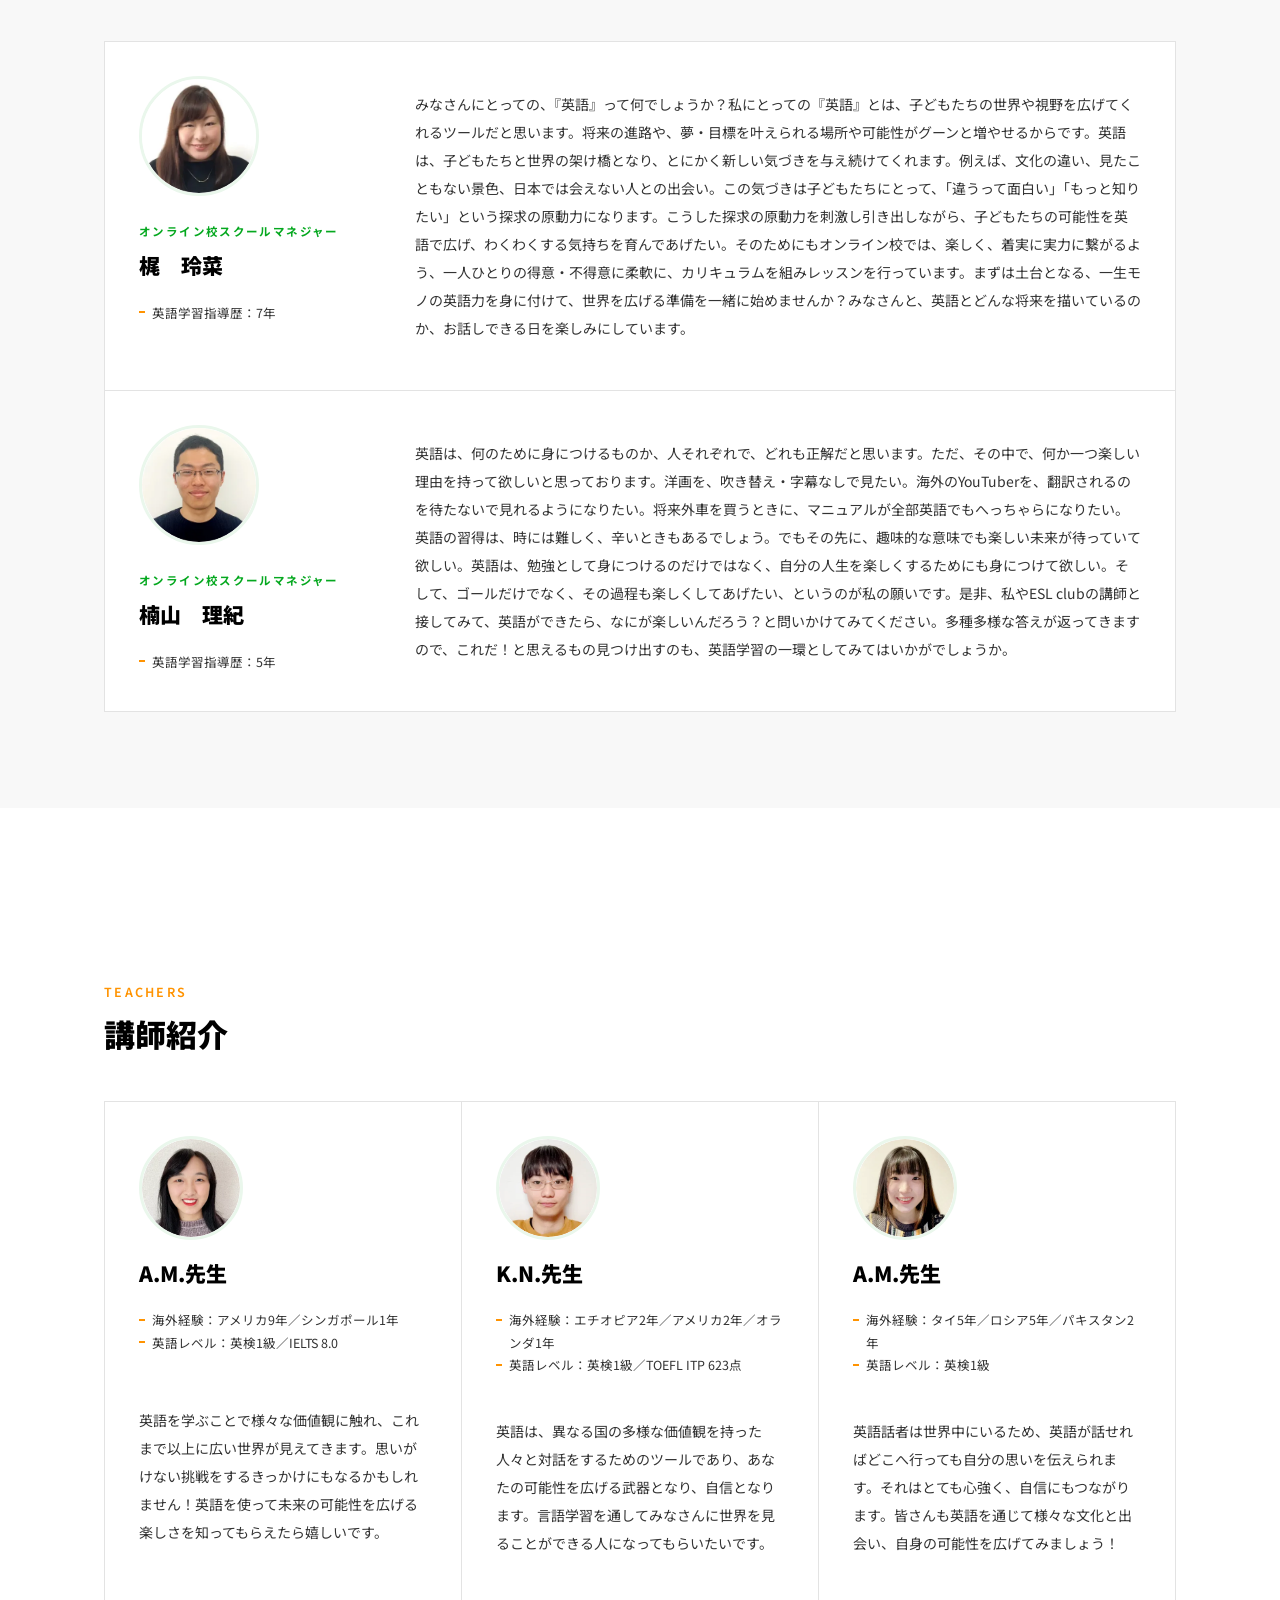
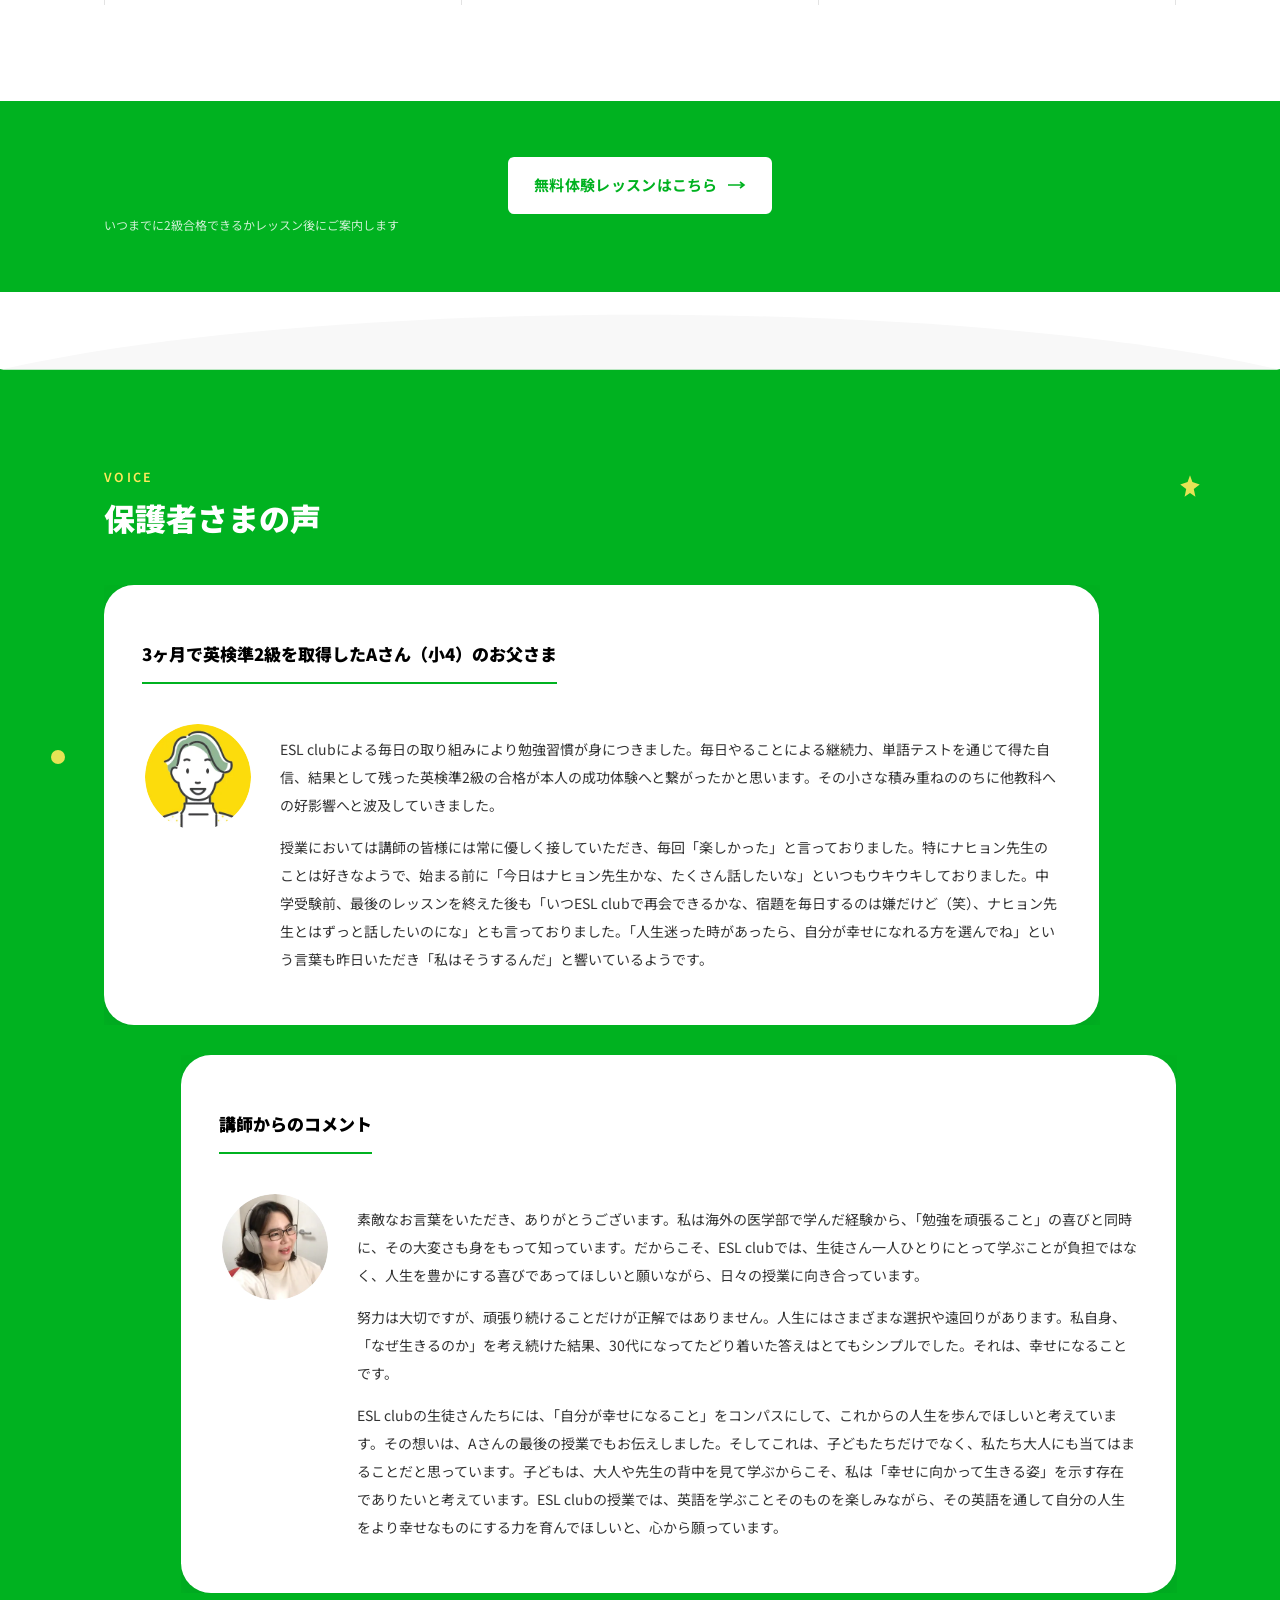
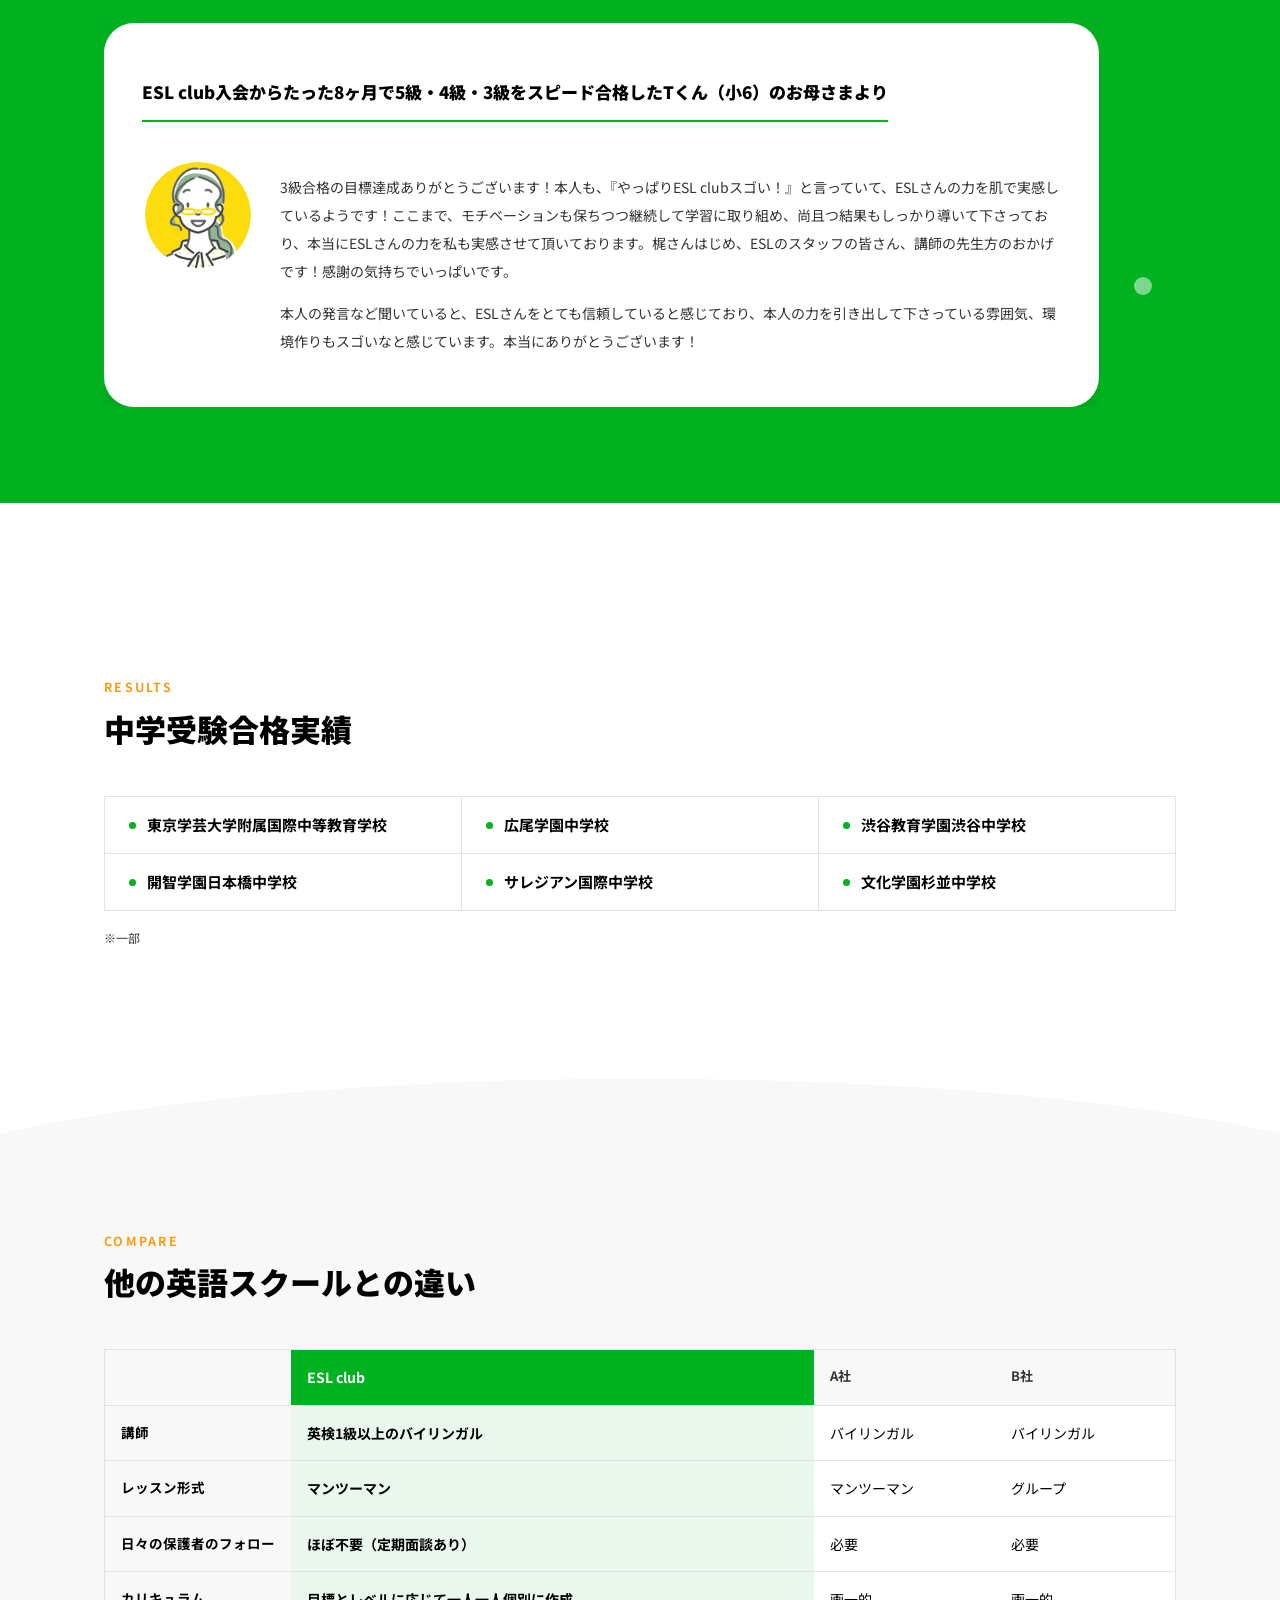
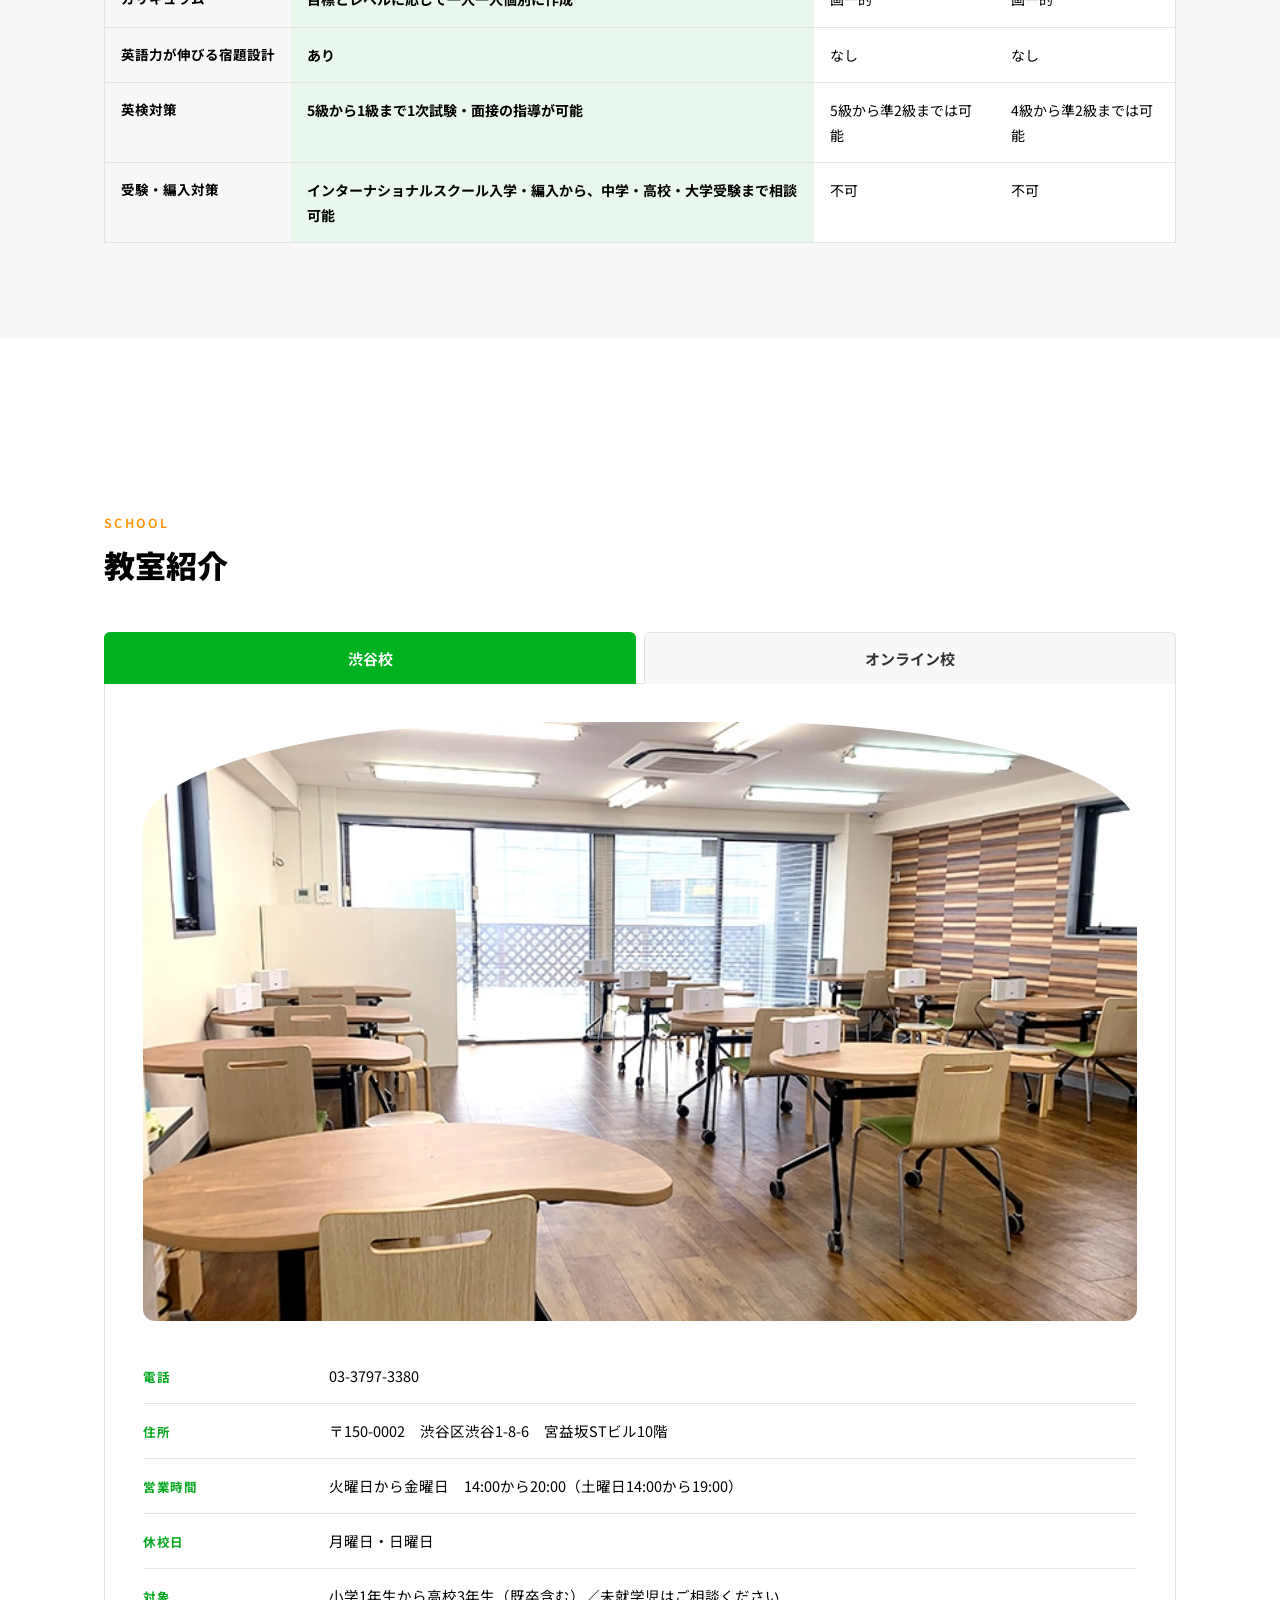
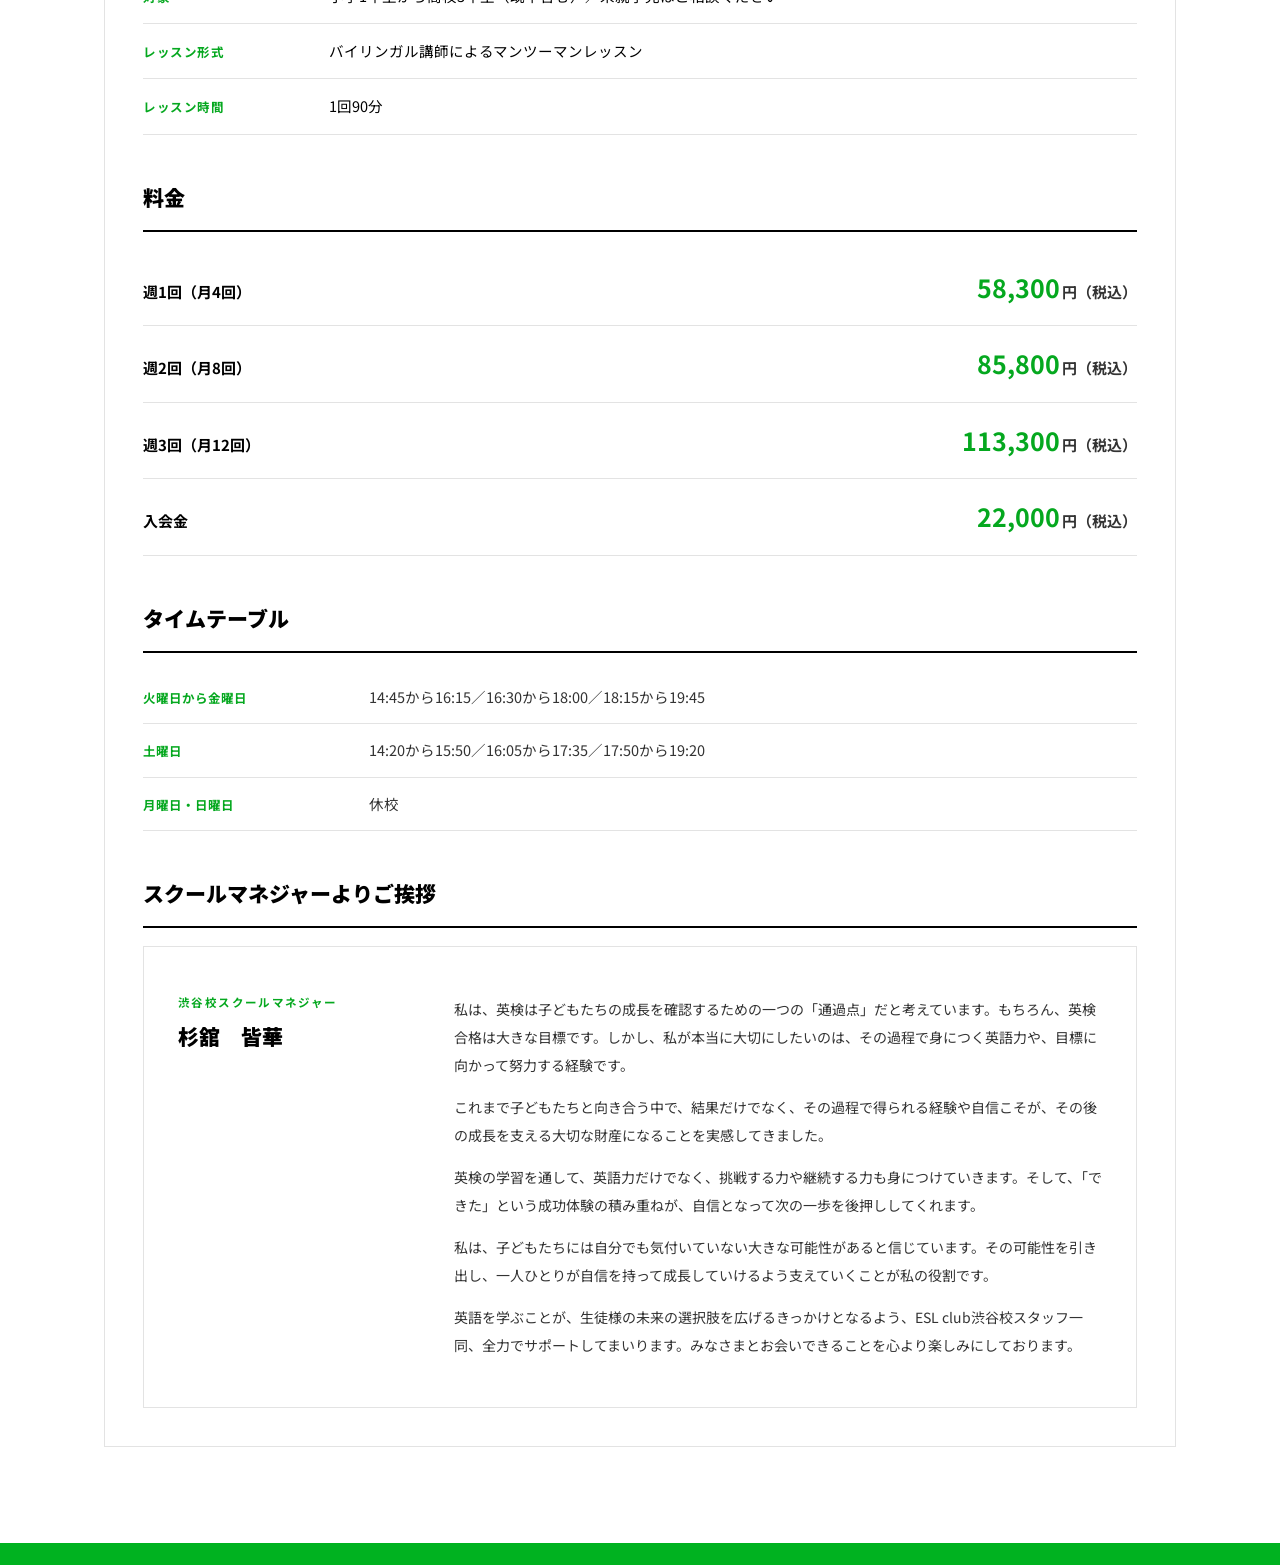
<file: variants/a/index.html>
<!DOCTYPE html>
<html lang="ja">
<head>
<meta charset="UTF-8">
<meta name="viewport" content="width=device-width, initial-scale=1">
<meta name="robots" content="noindex,nofollow">
<title>A案｜級を上る（データ主導）｜ESL club</title>
<link rel="preconnect" href="https://fonts.googleapis.com"><link rel="preconnect" href="https://fonts.gstatic.com" crossorigin>
<link href="https://fonts.googleapis.com/css2?family=Noto+Sans+JP:wght@400;500;700;900&display=swap" rel="stylesheet">
<style>
:root{
  --ink:#000000; --ink2:#333333;
  --paper:#FFFFFF; --paper2:#F8F8F8; --white:#fff;
  --green:#00B220; --green2:#05A81F; --green-l:#EAF7EC;
  --gold:#FF9301; --gold-l:#FFF3E4;
  --line:#E3E3E3;
  --e:cubic-bezier(.23,1,.32,1);
}
*{box-sizing:border-box}
body{margin:0;font-family:"Noto Sans JP", "Helvetica Neue", Helvetica, "Hiragino Sans", "Hiragino Kaku Gothic ProN", Arial, "Yu Gothic", Meiryo, sans-serif;color:var(--ink);background:var(--paper);line-height:1.9;-webkit-font-smoothing:antialiased}
img{max-width:100%;display:block}
a{color:inherit;text-decoration:none}
.wrap{max-width:1120px;margin:0 auto;padding:0 24px}
.hero .wrap{max-width:1240px}
.zk{font-family:"Noto Sans JP", "Helvetica Neue", Helvetica, "Hiragino Sans", "Hiragino Kaku Gothic ProN", Arial, "Yu Gothic", Meiryo, sans-serif;font-weight:700}
.num{font-weight:700;font-variant-numeric:tabular-nums}
.nb{white-space:nowrap}

/* header */
header{position:sticky;top:0;z-index:50;background:rgba(255,255,255,.94);backdrop-filter:blur(8px);border-bottom:1px solid var(--line)}
.hd{display:flex;align-items:center;justify-content:space-between;height:70px}
.hd img{height:30px;width:auto}
.btn{display:inline-flex;align-items:center;justify-content:center;gap:10px;font-weight:700;
  background:var(--green);color:#fff;padding:14px 26px;border-radius:6px;font-size:15px;letter-spacing:.02em;
  transition:transform .16s var(--e),background .16s var(--e)}
.btn:active{transform:scale(.98)}
@media(hover:hover) and (pointer:fine){.btn:hover{background:var(--green2)}}
.hd .btn{padding:11px 20px;font-size:14px}
.btn .ar{width:18px;height:8px;flex:none}
.btn .ar svg{width:100%;height:100%;display:block;fill:none;stroke:currentColor;stroke-width:1.6}

/* hero = 写真2枚のあいだにテキストブロックを差し込む */
.hero{position:relative;min-height:100svh;display:grid;grid-template-rows:1fr auto 1fr;overflow:hidden;background:var(--green-l)}
.hero__ph{position:relative;overflow:hidden;min-height:0}
.hero__ph img{width:100%;height:100%;object-fit:cover;display:block}
.hero__ph--a img{object-position:50% 32%}
.hero__ph--b img{object-position:58% 42%}
.hero__ph .cap{position:absolute;left:14px;z-index:2;background:rgba(255,255,255,.94);color:var(--ink);
  font-size:11.5px;font-weight:900;letter-spacing:.06em;padding:5px 12px;border-radius:999px}
.hero__ph--a .cap{top:66px}
.hero__ph--b .cap{bottom:16px}
/* 差し込む白ブロック：上下とも波形で写真に食い込む */
.hero__panel{position:relative;z-index:3;background:#fff;
  padding:clamp(20px,4.4vw,34px) clamp(20px,5vw,40px) clamp(22px,4.4vw,34px);
  margin:clamp(-26px,-4vw,-18px) 0;border-radius:clamp(22px,4vw,34px);
  box-shadow:0 10px 40px rgba(15,61,46,.14)}
.hero__logo{position:absolute;top:0;left:0;right:0;z-index:4;display:flex;justify-content:space-between;align-items:center;padding:14px 16px;gap:12px}
.hero__logo .lg{background:rgba(255,255,255,.95);border-radius:999px;padding:8px 15px;display:inline-flex}
.hero__logo .lg img{height:23px;width:auto}
.eyebrow{display:flex;align-items:center;gap:10px;font-weight:700;font-size:12.5px;color:var(--green2);letter-spacing:.02em;margin:0 0 11px}
.eyebrow::before{content:"";width:22px;height:2px;background:var(--gold);flex:none}
h1{font-weight:900;font-size:clamp(21px,5.2vw,40px);line-height:1.52;margin:0 0 16px;color:var(--ink)}
h1 .u{background:linear-gradient(transparent 62%, #FFE95C 62%);padding:0 .05em}
h1 .g{color:var(--green2)}
.chips{display:flex;flex-wrap:wrap;gap:7px;margin:0 0 16px}
.chip{background:var(--green-l);border:0;padding:7px 13px;font-size:11.5px;font-weight:700;color:var(--ink);border-radius:999px}
.chip b{font-weight:900;font-size:14px;color:var(--green2);margin-right:1px}
.hero-cta{display:flex;flex-wrap:wrap;align-items:center;gap:10px}
.hero .btn{padding:15px 26px;font-size:15.5px;width:100%;justify-content:center}
.cta-note{margin:0;font-size:12px;color:var(--ink2);flex-basis:100%;text-align:center}
@media(min-width:900px){
  .hero{grid-template-rows:none;grid-template-columns:1fr minmax(430px,520px) 1fr;align-items:stretch}
  .hero__panel{margin:0 clamp(-40px,-3vw,-24px);align-self:center;border-radius:30px;padding:44px 42px}
  .hero__ph--a .cap{top:auto;bottom:22px;left:22px}
  .hero__ph--b .cap{bottom:22px;left:22px}
  .hero .btn{width:auto}
  .cta-note{flex-basis:auto;text-align:left}
  .hero__logo{padding:22px 30px}
  .hero__logo .lg img{height:28px}
}

/* ===== ①写真を四角で使わない：有機的なブロブ ===== */
.blob{border-radius:62% 38% 46% 54% / 58% 56% 44% 42%;overflow:hidden;display:block}
.blob--b{border-radius:44% 56% 62% 38% / 46% 40% 60% 54%}
.panel__img{display:block;width:100%;border-radius:46% 54% 40% 60% / 38% 34% 66% 62%;margin-bottom:clamp(20px,2.4vw,28px)}
.person__ph{border-radius:58% 42% 50% 50% / 52% 56% 44% 48%}
.voice__ph{border-radius:52% 48% 58% 42% / 46% 52% 48% 54%}

/* ===== ②背景をブランド緑にして白ブロックを重ねる ===== */
.sec--brand{background:var(--green);color:#fff;position:relative}
.sec--brand .sec-h h2{color:#fff}
.sec--brand .sec-h .en{color:#FFE95C}
.sec--brand .notes{color:rgba(255,255,255,.86)}
.blocks{display:grid;gap:clamp(20px,2.6vw,30px)}
.block{background:#fff;color:var(--ink);border-radius:clamp(20px,2.6vw,30px);padding:clamp(24px,3vw,40px);
  box-shadow:0 12px 34px rgba(15,61,46,.12)}
@media(min-width:820px){
  .block:nth-child(odd){margin-right:clamp(28px,6vw,90px)}
  .block:nth-child(even){margin-left:clamp(28px,6vw,90px)}
}




/* ============ スクロール登場（.hh-in を付けるだけの方式） ============ */
/* JSが動く時だけ隠す＝JS無効/失敗でも必ず表示される（消失事故の防止） */
.fx-on [data-fx]{will-change:opacity,transform}
.fx-on [data-fx="fadeup"]{opacity:0;transform:translate3d(0,26px,0);transition:opacity .62s var(--e),transform .62s var(--e)}
.fx-on [data-fx="fadeblur"]{opacity:0;filter:blur(10px);transform:scale(1.02);transition:opacity .7s var(--e),filter .7s var(--e),transform .7s var(--e)}
.fx-on [data-fx="left"]{opacity:0;transform:translate3d(-46px,0,0);transition:opacity .62s var(--e),transform .62s var(--e)}
.fx-on [data-fx="right"]{opacity:0;transform:translate3d(46px,0,0);transition:opacity .62s var(--e),transform .62s var(--e)}
.fx-on [data-fx="scale"]{opacity:0;transform:scale(.94);transition:opacity .55s var(--e),transform .55s var(--e)}
.fx-on [data-fx="clip"]{opacity:0;clip-path:inset(0 0 100% 0);transition:opacity .5s var(--e),clip-path .72s var(--e)}
.fx-on [data-fx].hh-in{opacity:1;filter:none;transform:none;clip-path:inset(0 0 0 0)}
/* 行マスク（見出し用） */
.fxm{display:block;overflow:hidden}
.fx-on .fxm > .fxm-i{display:block;transform:translate3d(0,104%,0);transition:transform .72s var(--e)}
.fx-on [data-fx="mask"].hh-in .fxm-i{transform:none}
/* 見せ場①：黄色マーカーが左から引かれる */
h1 .u{background-image:linear-gradient(transparent 62%, #FFE95C 62%);background-repeat:no-repeat;background-size:100% 100%}
.fx-on h1 .u{background-size:0 100%;transition:background-size .8s var(--e) .25s}
.fx-on .hero__panel.hh-in h1 .u{background-size:100% 100%}
@media(prefers-reduced-motion:reduce){
  .fx-on [data-fx],.fx-on .fxm > .fxm-i{opacity:1!important;transform:none!important;filter:none!important;clip-path:none!important;transition:none!important}
  .fx-on h1 .u{background-size:100% 100%;transition:none}
}

/* ===== ③小さなアイコンがゆるく動く ===== */
.deco{position:absolute;pointer-events:none;z-index:1;opacity:.9}
.deco svg{display:block}
@keyframes floaty{0%,100%{transform:translate3d(0,0,0) rotate(0deg)}50%{transform:translate3d(0,-9px,0) rotate(6deg)}}
@keyframes floaty2{0%,100%{transform:translate3d(0,0,0) rotate(0deg)}50%{transform:translate3d(0,7px,0) rotate(-8deg)}}
.deco.f1{animation:floaty 5.2s ease-in-out infinite}
.deco.f2{animation:floaty2 6.4s ease-in-out infinite .6s}
.deco.f3{animation:floaty 7.1s ease-in-out infinite 1.2s}
@media(prefers-reduced-motion:reduce){.deco{animation:none!important}}
.sec{position:relative;overflow:hidden}

/* 山型（曲線）のセクション境目 */
.curve{display:block;width:100%;height:clamp(38px,6vw,84px);margin-bottom:-1px;position:relative;z-index:2}
.curve svg{display:block;width:100%;height:100%}
.curve--up{margin-top:-1px;margin-bottom:0}

/* section base */
.sec{padding:96px 0}
.sec.alt{background:var(--paper2)}
.sec-h{margin:0 0 44px}
.sec-h .en{display:block;font-weight:600;font-size:12.5px;letter-spacing:.18em;color:var(--gold);margin-bottom:8px}
.sec-h h2{font-weight:900;font-size:clamp(23px,2.7vw,31px);margin:0;line-height:1.45}

/* 4つの特徴 */
.feats{display:grid;grid-template-columns:repeat(4,1fr);gap:1px;background:var(--line);border:1px solid var(--line)}
.feat{background:var(--white);padding:30px 24px 32px;transition:background .18s var(--e)}
@media(hover:hover) and (pointer:fine){.feat:hover{background:var(--green-l)}}
.feat .no{display:flex;align-items:baseline;gap:7px;margin-bottom:14px}
.feat .no .t{font-weight:600;font-size:11px;letter-spacing:.14em;color:var(--ink2)}
.feat .no .n{font-weight:700;font-size:30px;line-height:1;color:var(--gold)}
.feat h3{font-weight:900;font-size:17px;line-height:1.55;margin:0 0 10px}
.feat p{margin:0;font-size:13.5px;line-height:1.85;color:var(--ink2)}

/* 合格率＝級の階段 */
.stairs{display:grid;grid-template-columns:repeat(5,1fr);gap:12px;align-items:end;max-width:900px;margin:0 auto}
.st{display:flex;flex-direction:column;justify-content:flex-end;text-align:center}
.st .bar{background:var(--green);color:#fff;border-radius:2px 2px 0 0;padding:16px 6px 14px;display:flex;flex-direction:column;justify-content:flex-end;gap:2px}
.st:nth-child(1) .bar{height:112px}
.st:nth-child(2) .bar{height:146px}
.st:nth-child(3) .bar{height:180px}
.st:nth-child(4) .bar{height:214px}
.st:nth-child(5) .bar{height:248px}
.st .rate{font-weight:700;font-size:30px;line-height:1;letter-spacing:-.01em}
.st .rate span{font-size:15px;margin-left:1px}
.st .lb{font-weight:700;font-size:14px;padding:11px 4px 0;color:var(--ink)}
.st .cap{font-size:11px;color:rgba(255,255,255,.72);font-weight:500;letter-spacing:.02em}
.stairs-att{max-width:900px;margin:20px auto 0;font-size:12px;color:var(--ink2);line-height:1.8}
.stairs-att span{display:block}
.lead-p{max-width:820px;margin:0 0 34px;font-size:15.5px;line-height:2}

.cta-band{background:var(--green);color:#fff;padding:56px 0;text-align:center}
.cta-band h2{font-weight:900;font-size:clamp(20px,2.4vw,26px);margin:0 0 22px;line-height:1.5}
.cta-band .btn{background:#fff;color:var(--green)}
@media(hover:hover) and (pointer:fine){.cta-band .btn:hover{background:#F2FBF3}}
.cta-band .cta-note{color:rgba(255,255,255,.8)}


/* ---------- 汎用 ---------- */
.sub-h{font-weight:900;font-size:clamp(17px,2.2vw,21px);margin:clamp(30px,3.4vw,44px) 0 18px;padding-bottom:12px;border-bottom:2px solid var(--ink)}
.notes{margin-top:16px;font-size:12px;color:var(--ink2);line-height:1.85}
.gridline{display:grid;gap:1px;background:var(--line);border:1px solid var(--line)}
.gridline > *{background:var(--white)}

/* ---------- バナー ---------- */
.bnrs{display:grid;gap:14px}
.bnr{display:block;border:1px solid var(--line);transition:transform .18s var(--e)}
.bnr img{width:100%;height:auto}
@media(hover:hover) and (pointer:fine){.bnr:hover{transform:translateY(-2px)}}

/* ---------- 人物（マネジャー／講師） ---------- */
.people{grid-template-columns:1fr}
.person{padding:clamp(22px,2.8vw,34px);display:grid;gap:clamp(16px,2.2vw,26px);grid-template-columns:1fr}
.person__head{display:flex;align-items:center;gap:16px}
.person__ph{width:92px;height:92px;flex:none;object-fit:cover;border-radius:50%;border:3px solid var(--green-l)}
.person__role{font-size:11.5px;font-weight:700;letter-spacing:.12em;color:var(--green2);line-height:1.6}
.person__name{font-weight:900;font-size:clamp(17px,2.2vw,21px);line-height:1.4;margin-top:5px}
.person__meta{list-style:none;padding:0;margin:9px 0 0;font-size:12.5px;color:var(--ink2);line-height:1.8}
.person__meta li{position:relative;padding-left:13px}
.person__meta li::before{content:"";position:absolute;left:0;top:.75em;width:6px;height:2px;background:var(--gold)}
.person__c{font-size:14px;line-height:2;color:var(--ink2)}
.person__c p+p{margin-top:1em}
@media(min-width:840px){
  .person{grid-template-columns:250px 1fr;align-items:start}
  .person__head{flex-direction:column;align-items:flex-start;gap:14px}
  .person__ph{width:120px;height:120px}
  .people--3{grid-template-columns:repeat(3,1fr)}
  .people--3 .person{grid-template-columns:1fr}
  .people--3 .person__ph{width:104px;height:104px}
}

/* ---------- 保護者の声 ---------- */
.voices{display:grid;gap:18px}
.voice{background:var(--white);border:1px solid var(--line);padding:clamp(22px,2.8vw,34px)}
.voice--reply{background:var(--green-l);border-color:#CFE9D6}
.voice__t{font-weight:900;font-size:clamp(15px,2vw,17px);line-height:1.6;padding-bottom:14px;border-bottom:2px solid var(--green);display:inline-block}
.voice__b{margin-top:20px;display:grid;gap:18px;grid-template-columns:1fr}
.voice__ph{width:84px;height:84px;object-fit:cover;border-radius:50%;border:3px solid var(--white)}
.voice__tx{font-size:14px;line-height:2;color:var(--ink2)}
.voice__tx p+p{margin-top:1em}
@media(min-width:720px){.voice__b{grid-template-columns:112px 1fr;gap:26px}.voice__ph{width:112px;height:112px}}

/* ---------- 合格実績 ---------- */
.passed{list-style:none;padding:0;margin:0;grid-template-columns:1fr}
.passed li{padding:16px clamp(16px,2vw,24px);font-weight:700;font-size:15px;line-height:1.6;display:flex;align-items:center;gap:11px}
.passed li::before{content:"";width:7px;height:7px;background:var(--green);border-radius:50%;flex:none}
@media(min-width:640px){.passed{grid-template-columns:1fr 1fr}}
@media(min-width:960px){.passed{grid-template-columns:repeat(3,1fr)}}

/* ---------- 比較表 ---------- */
.tblwrap{overflow-x:auto;border:1px solid var(--line)}
table{width:100%;border-collapse:collapse;min-width:700px;background:var(--white)}
th,td{padding:15px 16px;text-align:left;font-size:14px;line-height:1.75;border-bottom:1px solid var(--line);vertical-align:top}
thead th{background:var(--paper2);font-weight:700;font-size:13px;color:var(--ink2)}
thead th.is-esl{background:var(--green);color:#fff;font-size:14px}
tbody th{font-weight:700;background:var(--paper2);white-space:nowrap;width:1%;font-size:13.5px}
td.is-esl{font-weight:700;background:var(--green-l);color:var(--ink)}
tbody tr:last-child th,tbody tr:last-child td{border-bottom:0}

/* ---------- 教室紹介（タブ） ---------- */
.tabs{display:flex;gap:8px;margin-bottom:-1px}
.tab{flex:1;background:var(--paper2);border:1px solid var(--line);border-bottom:0;padding:15px 12px;font-family:inherit;font-weight:700;font-size:15px;color:var(--ink2);cursor:pointer;border-radius:6px 6px 0 0;transition:background .16s var(--e),color .16s var(--e)}
.tab[aria-selected="true"]{background:var(--green);border-color:var(--green);color:#fff}
.tab:active{transform:scale(.99)}
.panel{border:1px solid var(--line);background:var(--white);padding:clamp(22px,3vw,38px)}
.panel[hidden]{display:none}
.panel__img{display:block;width:100%;border-radius:40% 40% 12px 12px / 18% 18% 12px 12px;margin-bottom:clamp(20px,2.4vw,28px)}
.info{margin:0}
.info div{display:grid;grid-template-columns:1fr;gap:3px;padding:14px 0;border-bottom:1px solid var(--line)}
.info dt{font-weight:700;font-size:12.5px;color:var(--green2);letter-spacing:.04em}
.info dd{margin:0;font-size:14.5px;line-height:1.8}
@media(min-width:640px){.info div{grid-template-columns:170px 1fr;gap:16px;align-items:baseline}}
.price{list-style:none;padding:0;margin:0}
.price li{display:flex;justify-content:space-between;align-items:baseline;gap:16px;padding:14px 0;border-bottom:1px solid var(--line);font-weight:700;font-size:15px}
.price .yen{font-size:clamp(19px,2.6vw,25px);font-variant-numeric:tabular-nums;color:var(--green2)}
.price .yen small{font-size:.6em;margin-left:2px;color:var(--ink2)}
.tt{list-style:none;padding:0;margin:0}
.tt li{padding:13px 0;border-bottom:1px solid var(--line);display:grid;grid-template-columns:1fr;gap:4px}
.tt .d{font-weight:700;font-size:12.5px;color:var(--green2)}
.tt .h{font-size:14.5px;font-variant-numeric:tabular-nums;line-height:1.8;color:var(--ink2)}
@media(min-width:640px){.tt li{grid-template-columns:210px 1fr;gap:16px;align-items:baseline}}

/* ---------- 動画 ---------- */
.movies{display:grid;gap:1px;background:var(--line);border:1px solid var(--line);grid-template-columns:1fr}
@media(min-width:840px){.movies{grid-template-columns:1fr 1fr}}
.movie{background:var(--white);padding:clamp(18px,2.2vw,24px)}
.movie__f{position:relative;width:100%;aspect-ratio:16/9;background:var(--green-l);border-radius:14px;overflow:hidden}
.movie__f iframe{position:absolute;inset:0;width:100%;height:100%;border:0}
.movie__c{margin:12px 0 0;font-weight:700;font-size:14px;line-height:1.6}

/* ---------- フッター ---------- */
.foot{background:var(--paper2);border-top:1px solid var(--line);padding:clamp(40px,5vw,64px) 0}
.foot__grid{display:grid;gap:clamp(26px,3vw,40px);grid-template-columns:1fr}
@media(min-width:840px){.foot__grid{grid-template-columns:1fr 1fr 1fr}}
.foot__h{font-weight:700;font-size:12px;letter-spacing:.14em;color:var(--green2);padding-bottom:10px;border-bottom:1px solid var(--line);margin:0 0 14px}
.foot__list{list-style:none;padding:0;margin:0}
.foot__list li{padding:7px 0;font-size:13.5px;line-height:1.75}
.foot__list a{border-bottom:1px solid transparent;transition:color .16s var(--e),border-color .16s var(--e)}
@media(hover:hover) and (pointer:fine){.foot__list a:hover{color:var(--green2);border-color:var(--green)}}
.foot__tel{font-weight:900;font-size:clamp(25px,3.4vw,32px);font-variant-numeric:tabular-nums;line-height:1.2;color:var(--ink)}
.foot__hours{margin:6px 0 0;font-size:12.5px;color:var(--ink2);line-height:1.8}
.foot__bottom{margin-top:clamp(30px,3.6vw,44px);padding-top:22px;border-top:1px solid var(--line);font-size:11.5px;color:var(--ink2);line-height:1.9}
.foot__copy{margin-top:14px;font-size:11.5px;color:var(--ink2);letter-spacing:.04em}

@media(max-width:900px){
  .hero{padding:36px 0 48px}
  .hero-in{grid-template-columns:1fr;gap:28px}
  .feats{grid-template-columns:repeat(2,1fr)}
  .sec{padding:56px 0}
  .stairs{gap:7px}
  .st .rate{font-size:21px}
  .st .lb{font-size:12px}
  .st .cap{display:none}
}
@media(max-width:560px){
  .hd .btn{display:none}
  .feats{grid-template-columns:1fr}
  .st:nth-child(1) .bar{height:86px}.st:nth-child(2) .bar{height:108px}.st:nth-child(3) .bar{height:130px}
  .st:nth-child(4) .bar{height:152px}.st:nth-child(5) .bar{height:174px}
}
</style>
<script>try{document.documentElement.className+=" fx-on";}catch(e){}</script>
</head>
<body>
<header style="display:none">
  <div class="wrap hd">
    <a href="#"><img src="../../assets/img/index_lp/logo.svg" alt="ESL club"></a>
    <a class="btn" href="https://eslclub.jp/trial/">無料体験レッスンはこちら</a>
  </div>
</header>

<section class="hero">
  <div class="hero__logo">
    <span class="lg"><img src="../../assets/img/index_lp/logo.svg" alt="ESL club"></span>
    <a class="btn" href="https://eslclub.jp/trial/" style="padding:10px 17px;font-size:12.5px;width:auto">無料体験</a>
  </div>

  <div class="hero__ph hero__ph--a">
    <img src="../../lp/newonline/img/kv_a.jpg" alt="自宅で英作文に取り組む小学生" fetchpriority="high">
    <span class="cap">小学生</span>
  </div>

  <div class="hero__panel" data-fx="scale">
    <p class="eyebrow">2015年の開塾以降“英検に特化”してきたからできる</p>
    <h1>受験勉強と並走しながら<br><span class="nb"><span class="g">小学生・中学生で</span><span class="u">英検2級</span></span>、<br><span class="nb"><span class="g">高校生で</span><span class="u">準1級</span></span>を目指せる英語塾</h1>
    <div class="chips">
      <span class="chip">累計<b>1,000</b>名以上を合格に導いた英検ベースのカリキュラム</span>
      <span class="chip">バイリンガル講師のマンツーマンレッスン</span>
    </div>
    <div class="hero-cta">
      <a class="btn" href="https://eslclub.jp/trial/">無料体験レッスンはこちら<span class="ar"><svg viewBox="0 0 18 8"><path d="M0 4h16M12 1l4 3-4 3"/></svg></span></a>
      <p class="cta-note">いつまでに2級合格できるかレッスン後にご案内します</p>
    </div>
  </div>

  <div class="hero__ph hero__ph--b">
    <img src="../../lp/newonline/img/kv_b.jpg" alt="オンラインで英検2級の学習をする中高生">
    <span class="cap">中学生・高校生</span>
  </div>
</section>

<section class="sec alt">
    <span class="deco f2" style="top:10%;right:5%" aria-hidden="true"><svg width="22" height="22" viewBox="0 0 24 24"><path d="M12 2l2.2 6.4L21 10.6l-5.5 4.1L17 22l-5-3.6L7 22l1.5-7.3L3 10.6l6.8-2.2z" fill="#00B220" opacity=".22"/></svg></span>
    <span class="deco f3" style="bottom:14%;left:5%" aria-hidden="true"><svg width="12" height="12" viewBox="0 0 12 12"><circle cx="6" cy="6" r="6" fill="#FF9301" opacity=".3"/></svg></span>
  <div class="wrap">
    <div class="sec-h"><span class="en">FEATURES</span><h2 data-fx="mask">短期で英検合格を目指せる4つの特徴</h2></div>
    <div class="feats">
      <div class="feat" data-fx="fadeup"><div class="no"><span class="t">POINT</span><span class="n">1</span></div><h3>高い英検合格率を実現</h3><p>累計1,000名以上を合格に導いた英検ベースのカリキュラム</p></div>
      <div class="feat" data-fx="fadeup"><div class="no"><span class="t">POINT</span><span class="n">2</span></div><h3>受験勉強と並行可能</h3><p>目標級・時期と現在のレベルから作成する個別の学習計画</p></div>
      <div class="feat" data-fx="fadeup"><div class="no"><span class="t">POINT</span><span class="n">3</span></div><h3>学習効率を向上</h3><p>バイリンガル講師のマンツーマンレッスン</p></div>
      <div class="feat" data-fx="fadeup"><div class="no"><span class="t">POINT</span><span class="n">4</span></div><h3>保護者様が忙しくても安心</h3><p>計画の実行をフォローするスクールマネージャー</p></div>
    </div>
  </div>
</section>

<div class="curve" aria-hidden="true"><svg viewBox="0 0 1440 90" preserveAspectRatio="none"><path d="M0,90 C360,4 1080,4 1440,90 Z" fill="#FFFFFF"/></svg></div>

<section class="sec">
  <div class="wrap">
    <div class="sec-h"><span class="en">POINT 1</span><h2 data-fx="mask">累計1,000名以上を合格に導いた<br>英検ベースのカリキュラム</h2></div>
    <p class="lead-p" data-fx="fadeup">ESL clubでは2015年の開塾以降、英検をカリキュラムに用いて、着実な英語力の向上と英検合格に導いてきました。国際基準であるCEFRに対応した英検を用いることで、バランスよく4技能＋語彙力を高めていきます。一般的には、英検2級が高校卒業時の到達目標とされていますが、ESL clubでは、小学生、中学生の時点での高い合格率を誇っています。</p>
    <div class="stairs" data-fx="clip">
      <div class="st"><div class="bar"><div class="rate num">100<span>%</span></div><div class="cap">合格率</div></div><div class="lb">英検5級</div></div>
      <div class="st"><div class="bar"><div class="rate num">88<span>%</span></div><div class="cap">合格率</div></div><div class="lb">英検4級</div></div>
      <div class="st"><div class="bar"><div class="rate num">86<span>%</span></div><div class="cap">合格率</div></div><div class="lb">英検3級</div></div>
      <div class="st"><div class="bar"><div class="rate num">64<span>%</span></div><div class="cap">合格率</div></div><div class="lb">英検準2級</div></div>
      <div class="st"><div class="bar"><div class="rate num">75<span>%</span></div><div class="cap">合格率</div></div><div class="lb">英検2級</div></div>
    </div>
    <p class="stairs-att"><span>※2023年度第2回の実績（ESL clubオンライン校）</span><span>※受験者のうち1次・2次受験双方に合格した生徒の割合</span></p>
  </div>
</section>

<div class="curve" aria-hidden="true"><svg viewBox="0 0 1440 90" preserveAspectRatio="none"><path d="M0,90 C360,4 1080,4 1440,90 Z" fill="#F8F8F8"/></svg></div>

<section class="sec alt">
  <div class="wrap">
    <div class="sec-h"><span class="en">POINT 2</span><h2 data-fx="mask">目標級・時期と現在のレベルから<br>作成する個別の学習計画</h2></div>
    <p class="lead-p" data-fx="fadeup">目標とする級と受験の時期、そして現在の英語レベル、学習に充てられる時間の4点から逆算して個別の学習計画を作成し、確保できる学習時間に合わせてレッスンの進め方と宿題量を設計します。学習時間そのものを増やすのではなく、限られた時間の使い方を組み立て直すため、中学受験から大学受験までの受験勉強や、部活動・他の習い事を続けながら、英検合格を目指すことができます。</p>
  </div>
</section>

<div class="curve" aria-hidden="true"><svg viewBox="0 0 1440 90" preserveAspectRatio="none"><path d="M0,90 C360,4 1080,4 1440,90 Z" fill="#FFFFFF"/></svg></div>

<section class="sec">
  <div class="wrap">
    <div class="sec-h"><span class="en">POINT 3</span><h2 data-fx="mask">バイリンガル講師の<br>マンツーマンレッスン</h2></div>
    <p class="lead-p" data-fx="fadeup">ESL clubでは、英検1級・TOEFL iBT95点・TOEIC900点レベル以上のバイリンガル講師のみを採用しています。年齢の近い講師との距離の近さがそのまま学習の動機づけになり、ライティングや長文読解では、その場で日本語に切り替えて解説します。必要な時に日本語で補えるため、疑問をその場で解消し、1回のレッスンで進める量を最大化できます。</p>
    <h3 class="sub-h">レッスンの様子</h3>
    <div class="movies">
      <div class="movie" data-fx="fadeblur">
        <div class="movie__f"><iframe src="https://www.youtube.com/embed/d1pNo4ETKYc" title="小3男子 初学者 ハシモトカズマくん" allow="accelerometer; autoplay; clipboard-write; encrypted-media; gyroscope; picture-in-picture" allowfullscreen loading="lazy"></iframe></div>
        <p class="movie__c">小3男子 初学者 ハシモトカズマくん</p>
      </div>
      <div class="movie" data-fx="fadeblur">
        <div class="movie__f"><iframe src="https://www.youtube.com/embed/7TLrJshYhXY" title="小4女子 学習経験者 オオツカキサちゃん" allow="accelerometer; autoplay; clipboard-write; encrypted-media; gyroscope; picture-in-picture" allowfullscreen loading="lazy"></iframe></div>
        <p class="movie__c">小4女子 学習経験者 オオツカキサちゃん</p>
      </div>
    </div>
  </div>
</section>

<div class="curve" aria-hidden="true"><svg viewBox="0 0 1440 90" preserveAspectRatio="none"><path d="M0,90 C360,4 1080,4 1440,90 Z" fill="#F8F8F8"/></svg></div>

<section class="sec alt">
  <div class="wrap">
    <div class="sec-h"><span class="en">POINT 4</span><h2 data-fx="mask">計画の実行をフォローする<br>スクールマネージャー</h2></div>
    <p class="lead-p" data-fx="fadeup">スクールマネージャーが中心となり、学習計画どおりにレッスンが進むよう講師へ内容を伝達し、生徒様の進捗をレッスンごとに保護者様へ共有します。保護者様が学習内容を把握したり、レッスンに付き添っていただく必要はありません。お忙しいご家庭でも安心してお任せいただけます。</p>
  </div>
</section>

<section class="cta-band" data-fx="scale">
  <div class="wrap">
    <a class="btn" href="https://eslclub.jp/trial/">無料体験レッスンはこちら<span class="ar"><svg viewBox="0 0 18 8"><path d="M0 4h16M12 1l4 3-4 3"/></svg></span></a>
    <p class="cta-note">いつまでに2級合格できるかレッスン後にご案内します</p>
  </div>
</section>

<div class="curve" aria-hidden="true"><svg viewBox="0 0 1440 90" preserveAspectRatio="none"><path d="M0,90 C360,4 1080,4 1440,90 Z" fill="#FFFFFF"/></svg></div>

<section class="sec">
  <div class="wrap">
    <div class="sec-h"><span class="en">CAMPAIGN</span></div>
    <div class="bnrs">
      <a class="bnr" data-fx="fadeblur" href="https://eslclub.jp/seasonal-eiken/">
        <picture>
          <source media="(min-width: 720px)" srcset="../../assets/img/index_lp/pc_bnr_autumn2025.webp">
          <img src="../../assets/img/index_lp/sp_bnr_autumn2025.webp" alt="英検®駆け込み歓迎！英検 短期集中講座 全級対応 1級〜5級 合格実績1,000名以上" loading="lazy">
        </picture>
      </a>
      <a class="bnr" data-fx="fadeblur" href="https://eslclub.jp/seasonal-school/">
        <picture>
          <source media="(min-width: 720px)" srcset="../../assets/img/index_lp/pc_bnr_summer2026.webp">
          <img src="../../assets/img/index_lp/sp_bnr_summer2026.webp" alt="夏は英語を頑張りたい！秋の英検に向けて対策！夏季講習開講中" loading="lazy">
        </picture>
      </a>
    </div>
  </div>
</section>

<div class="curve" aria-hidden="true"><svg viewBox="0 0 1440 90" preserveAspectRatio="none"><path d="M0,90 C360,4 1080,4 1440,90 Z" fill="#F8F8F8"/></svg></div>

<section class="sec alt">
  <div class="wrap">
    <div class="sec-h"><span class="en">MANAGER</span><h2 data-fx="mask">スクールマネジャー紹介</h2></div>
    <div class="people gridline">
      <article class="person" data-fx="fadeup">
        <div class="person__head">
          <img class="person__ph" src="../../lp/newonline/img/manager01.webp" alt="梶 玲菜" loading="lazy" width="120" height="120">
          <div>
            <p class="person__role">オンライン校スクールマネジャー</p>
            <p class="person__name">梶　玲菜</p>
            <ul class="person__meta"><li>英語学習指導歴：7年</li></ul>
          </div>
        </div>
        <div class="person__c"><p>みなさんにとっての、『英語』って何でしょうか？私にとっての『英語』とは、子どもたちの世界や視野を広げてくれるツールだと思います。将来の進路や、夢・目標を叶えられる場所や可能性がグーンと増やせるからです。英語は、子どもたちと世界の架け橋となり、とにかく新しい気づきを与え続けてくれます。例えば、文化の違い、見たこともない景色、日本では会えない人との出会い。この気づきは子どもたちにとって、「違うって面白い」「もっと知りたい」という探求の原動力になります。こうした探求の原動力を刺激し引き出しながら、子どもたちの可能性を英語で広げ、わくわくする気持ちを育んであげたい。そのためにもオンライン校では、楽しく、着実に実力に繋がるよう、一人ひとりの得意・不得意に柔軟に、カリキュラムを組みレッスンを行っています。まずは土台となる、一生モノの英語力を身に付けて、世界を広げる準備を一緒に始めませんか？みなさんと、英語とどんな将来を描いているのか、お話しできる日を楽しみにしています。</p></div>
      </article>
      <article class="person" data-fx="fadeup">
        <div class="person__head">
          <img class="person__ph" src="../../lp/newonline/img/manager02.webp" alt="楠山 理紀" loading="lazy" width="120" height="120">
          <div>
            <p class="person__role">オンライン校スクールマネジャー</p>
            <p class="person__name">楠山　理紀</p>
            <ul class="person__meta"><li>英語学習指導歴：5年</li></ul>
          </div>
        </div>
        <div class="person__c"><p>英語は、何のために身につけるものか、人それぞれで、どれも正解だと思います。ただ、その中で、何か一つ楽しい理由を持って欲しいと思っております。洋画を、吹き替え・字幕なしで見たい。海外のYouTuberを、翻訳されるのを待たないで見れるようになりたい。将来外車を買うときに、マニュアルが全部英語でもへっちゃらになりたい。英語の習得は、時には難しく、辛いときもあるでしょう。でもその先に、趣味的な意味でも楽しい未来が待っていて欲しい。英語は、勉強として身につけるのだけではなく、自分の人生を楽しくするためにも身につけて欲しい。そして、ゴールだけでなく、その過程も楽しくしてあげたい、というのが私の願いです。是非、私やESL clubの講師と接してみて、英語ができたら、なにが楽しいんだろう？と問いかけてみてください。多種多様な答えが返ってきますので、これだ！と思えるもの見つけ出すのも、英語学習の一環としてみてはいかがでしょうか。</p></div>
      </article>
    </div>
  </div>
</section>

<div class="curve" aria-hidden="true"><svg viewBox="0 0 1440 90" preserveAspectRatio="none"><path d="M0,90 C360,4 1080,4 1440,90 Z" fill="#FFFFFF"/></svg></div>

<section class="sec">
  <div class="wrap">
    <div class="sec-h"><span class="en">TEACHERS</span><h2 data-fx="mask">講師紹介</h2></div>
    <div class="people people--3 gridline">
      <article class="person" data-fx="fadeup">
        <div class="person__head">
          <img class="person__ph" src="../../lp/newonline/img/teacher01.webp" alt="A.M.先生" loading="lazy" width="104" height="104">
          <div>
            <p class="person__name">A.M.先生</p>
            <ul class="person__meta">
              <li>海外経験：アメリカ9年／シンガポール1年</li>
              <li>英語レベル：英検1級／IELTS 8.0</li>
            </ul>
          </div>
        </div>
        <div class="person__c"><p>英語を学ぶことで様々な価値観に触れ、これまで以上に広い世界が見えてきます。思いがけない挑戦をするきっかけにもなるかもしれません！英語を使って未来の可能性を広げる楽しさを知ってもらえたら嬉しいです。</p></div>
      </article>
      <article class="person" data-fx="fadeup">
        <div class="person__head">
          <img class="person__ph" src="../../lp/newonline/img/teacher02.webp" alt="K.N.先生" loading="lazy" width="104" height="104">
          <div>
            <p class="person__name">K.N.先生</p>
            <ul class="person__meta">
              <li>海外経験：エチオピア2年／アメリカ2年／オランダ1年</li>
              <li>英語レベル：英検1級／TOEFL ITP 623点</li>
            </ul>
          </div>
        </div>
        <div class="person__c"><p>英語は、異なる国の多様な価値観を持った人々と対話をするためのツールであり、あなたの可能性を広げる武器となり、自信となります。言語学習を通してみなさんに世界を見ることができる人になってもらいたいです。</p></div>
      </article>
      <article class="person" data-fx="fadeup">
        <div class="person__head">
          <img class="person__ph" src="../../lp/newonline/img/teacher03.webp" alt="A.M.先生" loading="lazy" width="104" height="104">
          <div>
            <p class="person__name">A.M.先生</p>
            <ul class="person__meta">
              <li>海外経験：タイ5年／ロシア5年／パキスタン2年</li>
              <li>英語レベル：英検1級</li>
            </ul>
          </div>
        </div>
        <div class="person__c"><p>英語話者は世界中にいるため、英語が話せればどこへ行っても自分の思いを伝えられます。それはとても心強く、自信にもつながります。皆さんも英語を通じて様々な文化と出会い、自身の可能性を広げてみましょう！</p></div>
      </article>
    </div>
  </div>
</section>

<section class="cta-band" data-fx="scale">
  <div class="wrap">
    <a class="btn" href="https://eslclub.jp/trial/">無料体験レッスンはこちら<span class="ar"><svg viewBox="0 0 18 8"><path d="M0 4h16M12 1l4 3-4 3"/></svg></span></a>
    <p class="cta-note">いつまでに2級合格できるかレッスン後にご案内します</p>
  </div>
</section>

<div class="curve" aria-hidden="true"><svg viewBox="0 0 1440 90" preserveAspectRatio="none"><path d="M0,90 C360,4 1080,4 1440,90 Z" fill="#F8F8F8"/></svg></div>

<section class="sec sec--brand">
    <span class="deco f1" style="top:6%;right:6%" aria-hidden="true"><svg width="26" height="26" viewBox="0 0 24 24"><path d="M12 2l2.2 6.4L21 10.6l-5.5 4.1L17 22l-5-3.6L7 22l1.5-7.3L3 10.6l6.8-2.2z" fill="#FFE95C"/></svg></span>
    <span class="deco f2" style="top:22%;left:4%" aria-hidden="true"><svg width="14" height="14" viewBox="0 0 12 12"><circle cx="6" cy="6" r="6" fill="#FFE95C"/></svg></span>
    <span class="deco f3" style="bottom:12%;right:10%" aria-hidden="true"><svg width="18" height="18" viewBox="0 0 12 12"><circle cx="6" cy="6" r="6" fill="rgba(255,255,255,.55)"/></svg></span>
  <div class="wrap">
    <div class="sec-h"><span class="en">VOICE</span><h2 data-fx="mask">保護者さまの声</h2></div>
    <div class="blocks">
      <article class="block" data-fx="left">
        <p class="voice__t">3ヶ月で英検準2級を取得したAさん（小4）のお父さま</p>
        <div class="voice__b">
          <img class="voice__ph" src="../../lp/newonline/img/voice_parent01.webp" alt="保護者イメージ" loading="lazy" width="112" height="112">
          <div class="voice__tx">
            <p>ESL clubによる毎日の取り組みにより勉強習慣が身につきました。毎日やることによる継続力、単語テストを通じて得た自信、結果として残った英検準2級の合格が本人の成功体験へと繋がったかと思います。その小さな積み重ねののちに他教科への好影響へと波及していきました。</p>
            <p>授業においては講師の皆様には常に優しく接していただき、毎回「楽しかった」と言っておりました。特にナヒョン先生のことは好きなようで、始まる前に「今日はナヒョン先生かな、たくさん話したいな」といつもウキウキしておりました。中学受験前、最後のレッスンを終えた後も「いつESL clubで再会できるかな、宿題を毎日するのは嫌だけど（笑）、ナヒョン先生とはずっと話したいのにな」とも言っておりました。「人生迷った時があったら、自分が幸せになれる方を選んでね」という言葉も昨日いただき「私はそうするんだ」と響いているようです。</p>
          </div>
        </div>
      </article>
      <article class="block block--reply" data-fx="right">
        <p class="voice__t">講師からのコメント</p>
        <div class="voice__b">
          <img class="voice__ph" src="../../lp/newonline/img/voice_teacher01.webp" alt="講師イメージ" loading="lazy" width="112" height="112">
          <div class="voice__tx">
            <p>素敵なお言葉をいただき、ありがとうございます。私は海外の医学部で学んだ経験から、「勉強を頑張ること」の喜びと同時に、その大変さも身をもって知っています。だからこそ、ESL clubでは、生徒さん一人ひとりにとって学ぶことが負担ではなく、人生を豊かにする喜びであってほしいと願いながら、日々の授業に向き合っています。</p>
            <p>努力は大切ですが、頑張り続けることだけが正解ではありません。人生にはさまざまな選択や遠回りがあります。私自身、「なぜ生きるのか」を考え続けた結果、30代になってたどり着いた答えはとてもシンプルでした。それは、幸せになることです。</p>
            <p>ESL clubの生徒さんたちには、「自分が幸せになること」をコンパスにして、これからの人生を歩んでほしいと考えています。その想いは、Aさんの最後の授業でもお伝えしました。そしてこれは、子どもたちだけでなく、私たち大人にも当てはまることだと思っています。子どもは、大人や先生の背中を見て学ぶからこそ、私は「幸せに向かって生きる姿」を示す存在でありたいと考えています。ESL clubの授業では、英語を学ぶことそのものを楽しみながら、その英語を通して自分の人生をより幸せなものにする力を育んでほしいと、心から願っています。</p>
          </div>
        </div>
      </article>
      <article class="block" data-fx="left">
        <p class="voice__t">ESL club入会からたった8ヶ月で5級・4級・3級をスピード合格したTくん（小6）のお母さまより</p>
        <div class="voice__b">
          <img class="voice__ph" src="../../lp/newonline/img/voice_parent02.webp" alt="保護者イメージ" loading="lazy" width="112" height="112">
          <div class="voice__tx">
            <p>3級合格の目標達成ありがとうございます！本人も、『やっぱりESL clubスゴい！』と言っていて、ESLさんの力を肌で実感しているようです！ここまで、モチベーションも保ちつつ継続して学習に取り組め、尚且つ結果もしっかり導いて下さっており、本当にESLさんの力を私も実感させて頂いております。梶さんはじめ、ESLのスタッフの皆さん、講師の先生方のおかげです！感謝の気持ちでいっぱいです。</p>
            <p>本人の発言など聞いていると、ESLさんをとても信頼していると感じており、本人の力を引き出して下さっている雰囲気、環境作りもスゴいなと感じています。本当にありがとうございます！</p>
          </div>
        </div>
      </article>
    </div>
  </div>
</section>

<div class="curve" aria-hidden="true"><svg viewBox="0 0 1440 90" preserveAspectRatio="none"><path d="M0,90 C360,4 1080,4 1440,90 Z" fill="#FFFFFF"/></svg></div>

<section class="sec">
  <div class="wrap">
    <div class="sec-h"><span class="en">RESULTS</span><h2 data-fx="mask">中学受験合格実績</h2></div>
    <ul class="passed gridline" data-fx="clip">
      <li>東京学芸大学附属国際中等教育学校</li>
      <li>広尾学園中学校</li>
      <li>渋谷教育学園渋谷中学校</li>
      <li>開智学園日本橋中学校</li>
      <li>サレジアン国際中学校</li>
      <li>文化学園杉並中学校</li>
    </ul>
    <p class="notes">※一部</p>
  </div>
</section>

<div class="curve" aria-hidden="true"><svg viewBox="0 0 1440 90" preserveAspectRatio="none"><path d="M0,90 C360,4 1080,4 1440,90 Z" fill="#F8F8F8"/></svg></div>

<section class="sec alt">
  <div class="wrap">
    <div class="sec-h"><span class="en">COMPARE</span><h2 data-fx="mask">他の英語スクールとの違い</h2></div>
    <div class="tblwrap" data-fx="clip">
      <table>
        <thead><tr><th scope="col"></th><th scope="col" class="is-esl">ESL club</th><th scope="col">A社</th><th scope="col">B社</th></tr></thead>
        <tbody>
          <tr><th scope="row">講師</th><td class="is-esl">英検1級以上のバイリンガル</td><td>バイリンガル</td><td>バイリンガル</td></tr>
          <tr><th scope="row">レッスン形式</th><td class="is-esl">マンツーマン</td><td>マンツーマン</td><td>グループ</td></tr>
          <tr><th scope="row">日々の保護者のフォロー</th><td class="is-esl">ほぼ不要（定期面談あり）</td><td>必要</td><td>必要</td></tr>
          <tr><th scope="row">カリキュラム</th><td class="is-esl">目標とレベルに応じて一人一人個別に作成</td><td>画一的</td><td>画一的</td></tr>
          <tr><th scope="row">英語力が伸びる宿題設計</th><td class="is-esl">あり</td><td>なし</td><td>なし</td></tr>
          <tr><th scope="row">英検対策</th><td class="is-esl">5級から1級まで1次試験・面接の指導が可能</td><td>5級から準2級までは可能</td><td>4級から準2級までは可能</td></tr>
          <tr><th scope="row">受験・編入対策</th><td class="is-esl">インターナショナルスクール入学・編入から、中学・高校・大学受験まで相談可能</td><td>不可</td><td>不可</td></tr>
        </tbody>
      </table>
    </div>
  </div>
</section>

<div class="curve" aria-hidden="true"><svg viewBox="0 0 1440 90" preserveAspectRatio="none"><path d="M0,90 C360,4 1080,4 1440,90 Z" fill="#FFFFFF"/></svg></div>

<section class="sec">
  <div class="wrap">
    <div class="sec-h"><span class="en">SCHOOL</span><h2 data-fx="mask">教室紹介</h2></div>

    <div class="tabs" role="tablist" aria-label="教室の切り替え">
      <button class="tab" id="tab-shibuya" role="tab" aria-selected="true" aria-controls="panel-shibuya" type="button">渋谷校</button>
      <button class="tab" id="tab-online" role="tab" aria-selected="false" aria-controls="panel-online" type="button">オンライン校</button>
    </div>

    <div class="panel" id="panel-shibuya" role="tabpanel" aria-labelledby="tab-shibuya">
      <img class="panel__img" data-fx="fadeblur" src="../../assets/img/index_lp/classroom.jpg" alt="ESL club 渋谷校の教室" loading="lazy">
      <dl class="info">
        <div><dt>電話</dt><dd><a href="tel:03-3797-3380">03-3797-3380</a></dd></div>
        <div><dt>住所</dt><dd>〒150-0002　渋谷区渋谷1-8-6　宮益坂STビル10階</dd></div>
        <div><dt>営業時間</dt><dd>火曜日から金曜日　14:00から20:00（土曜日14:00から19:00）</dd></div>
        <div><dt>休校日</dt><dd>月曜日・日曜日</dd></div>
        <div><dt>対象</dt><dd>小学1年生から高校3年生（既卒含む）／未就学児はご相談ください</dd></div>
        <div><dt>レッスン形式</dt><dd>バイリンガル講師によるマンツーマンレッスン</dd></div>
        <div><dt>レッスン時間</dt><dd>1回90分</dd></div>
      </dl>

      <h3 class="sub-h">料金</h3>
      <ul class="price">
        <li><span>週1回（月4回）</span><span class="yen">58,300<small>円（税込）</small></span></li>
        <li><span>週2回（月8回）</span><span class="yen">85,800<small>円（税込）</small></span></li>
        <li><span>週3回（月12回）</span><span class="yen">113,300<small>円（税込）</small></span></li>
        <li><span>入会金</span><span class="yen">22,000<small>円（税込）</small></span></li>
      </ul>

      <h3 class="sub-h">タイムテーブル</h3>
      <ul class="tt">
        <li><span class="d">火曜日から金曜日</span><span class="h">14:45から16:15／16:30から18:00／18:15から19:45</span></li>
        <li><span class="d">土曜日</span><span class="h">14:20から15:50／16:05から17:35／17:50から19:20</span></li>
        <li><span class="d">月曜日・日曜日</span><span class="h">休校</span></li>
      </ul>

      <h3 class="sub-h">スクールマネジャーよりご挨拶</h3>
      <div class="people gridline">
        <article class="person" data-fx="fadeup">
          <div class="person__head">
            <div>
              <p class="person__role">渋谷校スクールマネジャー</p>
              <p class="person__name">杉舘　皆華</p>
            </div>
          </div>
          <div class="person__c">
            <p>私は、英検は子どもたちの成長を確認するための一つの「通過点」だと考えています。もちろん、英検合格は大きな目標です。しかし、私が本当に大切にしたいのは、その過程で身につく英語力や、目標に向かって努力する経験です。</p>
            <p>これまで子どもたちと向き合う中で、結果だけでなく、その過程で得られる経験や自信こそが、その後の成長を支える大切な財産になることを実感してきました。</p>
            <p>英検の学習を通して、英語力だけでなく、挑戦する力や継続する力も身につけていきます。そして、「できた」という成功体験の積み重ねが、自信となって次の一歩を後押ししてくれます。</p>
            <p>私は、子どもたちには自分でも気付いていない大きな可能性があると信じています。その可能性を引き出し、一人ひとりが自信を持って成長していけるよう支えていくことが私の役割です。</p>
            <p>英語を学ぶことが、生徒様の未来の選択肢を広げるきっかけとなるよう、ESL club渋谷校スタッフ一同、全力でサポートしてまいります。みなさまとお会いできることを心より楽しみにしております。</p>
          </div>
        </article>
      </div>
    </div>

    <div class="panel" id="panel-online" role="tabpanel" aria-labelledby="tab-online" hidden>
      <img class="panel__img" data-fx="fadeblur" src="../../lp/newonline/img/school_online.webp" alt="ESL club オンライン校のレッスンイメージ" loading="lazy">
      <p class="lead-p" style="margin-top:0">バイリンガル講師の個別レッスン指導をオンラインでも受講できます。シャドーイングやエッセイライティングの指導といったバイリンガルによる個別指導だからこそのレッスンはもちろん、生徒一人ひとりに合わせた学習プランのご提案まで、教室と全く同じサービスをご提供いたします。</p>
      <dl class="info">
        <div><dt>営業時間</dt><dd>火曜日から金曜日　14:00から20:00（土曜日14:00から19:00）</dd></div>
        <div><dt>休校日</dt><dd>月曜日・日曜日</dd></div>
        <div><dt>対象</dt><dd>小学1年生から高校3年生（既卒含む）／未就学児の生徒様はご相談ください</dd></div>
        <div><dt>レッスン形式</dt><dd>バイリンガル講師による完全マンツーマンレッスン</dd></div>
        <div><dt>レッスン時間</dt><dd>1回45分</dd></div>
      </dl>

      <h3 class="sub-h">料金</h3>
      <ul class="price">
        <li><span>週1回（月4回）</span><span class="yen">33,000<small>円（税込）</small></span></li>
        <li><span>週2回（月8回）</span><span class="yen">52,800<small>円（税込）</small></span></li>
        <li><span>週3回（月12回）</span><span class="yen">79,200<small>円（税込）</small></span></li>
        <li><span>入会金</span><span class="yen">22,000<small>円（税込）</small></span></li>
      </ul>
      <p class="notes">※教材は別途ご購入いただきます</p>

      <h3 class="sub-h">タイムテーブル</h3>
      <ul class="tt">
        <li><span class="d">火曜日から金曜日</span><span class="h">16:00から16:45／17:00から17:45／18:00から18:45／19:00から19:45／20:00から20:45（火・木のみ）</span></li>
        <li><span class="d">土曜日</span><span class="h">14:00から14:45／15:00から15:45／16:00から16:45／17:00から17:45／18:00から18:45</span></li>
        <li><span class="d">月曜日・日曜日</span><span class="h">休校</span></li>
      </ul>

      <h3 class="sub-h">週2回レッスンの同日連続受講例</h3>
      <ul class="tt">
        <li><span class="d">16:00から16:45</span><span class="h">レッスン①</span></li>
        <li><span class="d">16:45から17:00</span><span class="h">休憩</span></li>
        <li><span class="d">17:00から17:45</span><span class="h">レッスン②</span></li>
      </ul>
    </div>
  </div>
</section>

<section class="cta-band" data-fx="scale">
  <div class="wrap">
    <a class="btn" href="https://eslclub.jp/trial/">無料体験レッスンはこちら<span class="ar"><svg viewBox="0 0 18 8"><path d="M0 4h16M12 1l4 3-4 3"/></svg></span></a>
    <p class="cta-note">いつまでに2級合格できるかレッスン後にご案内します</p>
  </div>
</section>

<footer class="foot">
  <div class="wrap">
    <div class="foot__grid">
      <div>
        <p class="foot__h">CONTACT</p>
        <a class="foot__tel" href="tel:03-3797-3380">03-3797-3380</a>
        <p class="foot__hours">受付時間：火曜日から金曜日　14:00から20:00<br>（土曜日14:00から19:00）</p>
      </div>
      <div>
        <p class="foot__h">COURSE</p>
        <ul class="foot__list">
          <li><a href="#">英検2級に合格できる小学部</a></li>
          <li><a href="#">受験・留学を有利にする中高部</a></li>
        </ul>
        <p class="foot__h" style="margin-top:26px">COMPANY</p>
        <ul class="foot__list">
          <li><a href="https://www.meikonet.co.jp/ja/corporate.html" target="_blank" rel="noopener">会社概要（明光ネットワークジャパン）</a></li>
          <li><a href="#">プライバシーポリシー</a></li>
        </ul>
      </div>
      <div>
        <p class="foot__h">BLOG</p>
        <ul class="foot__list">
          <li><a href="#">ブログトップ</a></li>
          <li><a href="#">英検2級の合格点・レベル・問題傾向・必要な学習時間</a></li>
          <li><a href="#">英検準2級のレベル・難易度・問題範囲・勉強法対策</a></li>
          <li><a href="#">英検3級の合格点ライン・レベル・勉強方法・合格対策</a></li>
          <li><a href="#">2025年英検試験日程・申込期間・解答・合格発表</a></li>
          <li><a href="#">英検ライティング予想問題　3級・準2級・2級・準1級</a></li>
        </ul>
      </div>
    </div>
    <div class="foot__bottom">
      <p>英検®は、公益財団法人日本英語検定協会の登録商標です。このコンテンツは、公益財団法人日本英語検定協会の承認や推奨、その他の検討を受けたものではありません。</p>
      <p>This site is protected by reCAPTCHA and the Google <a href="https://policies.google.com/privacy" target="_blank" rel="noopener">Privacy Policy</a> and <a href="https://policies.google.com/terms" target="_blank" rel="noopener">Terms of Service</a> apply.</p>
      <p class="foot__copy">Copyright © 2024 ESL club</p>
    </div>
  </div>
</footer>

<script>
(function () {
  var tabs = [].slice.call(document.querySelectorAll('.tab'));
  tabs.forEach(function (t) {
    t.addEventListener('click', function () {
      tabs.forEach(function (o) {
        var sel = o === t;
        o.setAttribute('aria-selected', sel ? 'true' : 'false');
        document.getElementById(o.getAttribute('aria-controls')).hidden = !sel;
      });
    });
  });
})();
</script>

<script>
(function(){
  "use strict";
  try{
    var root=document.documentElement;
    // 行マスクの内側ラッパを生成（見出し）
    var masks=[].slice.call(document.querySelectorAll('[data-fx="mask"]'));
    masks.forEach(function(el){
      if(el.querySelector('.fxm')) return;
      var w=document.createElement('span'); w.className='fxm';
      var i=document.createElement('span'); i.className='fxm-i';
      i.innerHTML=el.innerHTML; w.appendChild(i);
      el.innerHTML=''; el.appendChild(w);
    });
    // childrenはライブなので必ず配列化してから扱う
    var els=[].slice.call(document.querySelectorAll('[data-fx]'));
    if(!els.length){ root.className=root.className.replace(/\bfx-on\b/,''); return; }
    var ticking=false;
    function show(el){ el.classList.add('hh-in'); }
    function check(){
      ticking=false;
      try{
        var vh=window.innerHeight||root.clientHeight;
        for(var i=els.length-1;i>=0;i--){
          var el=els[i]; var r=el.getBoundingClientRect();
          if(r.top < vh*0.90 && r.bottom > -40){ show(el); els.splice(i,1); }
        }
        if(!els.length){
          window.removeEventListener('scroll',onScroll);
          window.removeEventListener('resize',onScroll);
        }
      }catch(e){ /* 例外でループを止めない（全部出して終了） */
        try{ els.forEach(show); els.length=0; }catch(_){}
      }
    }
    function onScroll(){ if(!ticking){ ticking=true; requestAnimationFrame(check); } }
    window.addEventListener('scroll',onScroll,{passive:true});
    window.addEventListener('resize',onScroll,{passive:true});
    window.addEventListener('load',onScroll);
    check();               // 初回：既に画面内のものは即表示
    setTimeout(check,400); // 画像読込で高さが変わった場合の保険
    // 保険：スクロールが一度も来ないまま長時間経ったら全部表示（消失防止）
    var scrolled=false;
    window.addEventListener('scroll',function(){scrolled=true;},{passive:true,once:true});
    setTimeout(function(){ if(!scrolled){ try{ els.forEach(show); els.length=0; }catch(e){} } }, 20000);
  }catch(e){
    try{ document.documentElement.className=document.documentElement.className.replace(/\bfx-on\b/,''); }catch(_){}
  }
})();
</script>
</body>
</html>
</file>
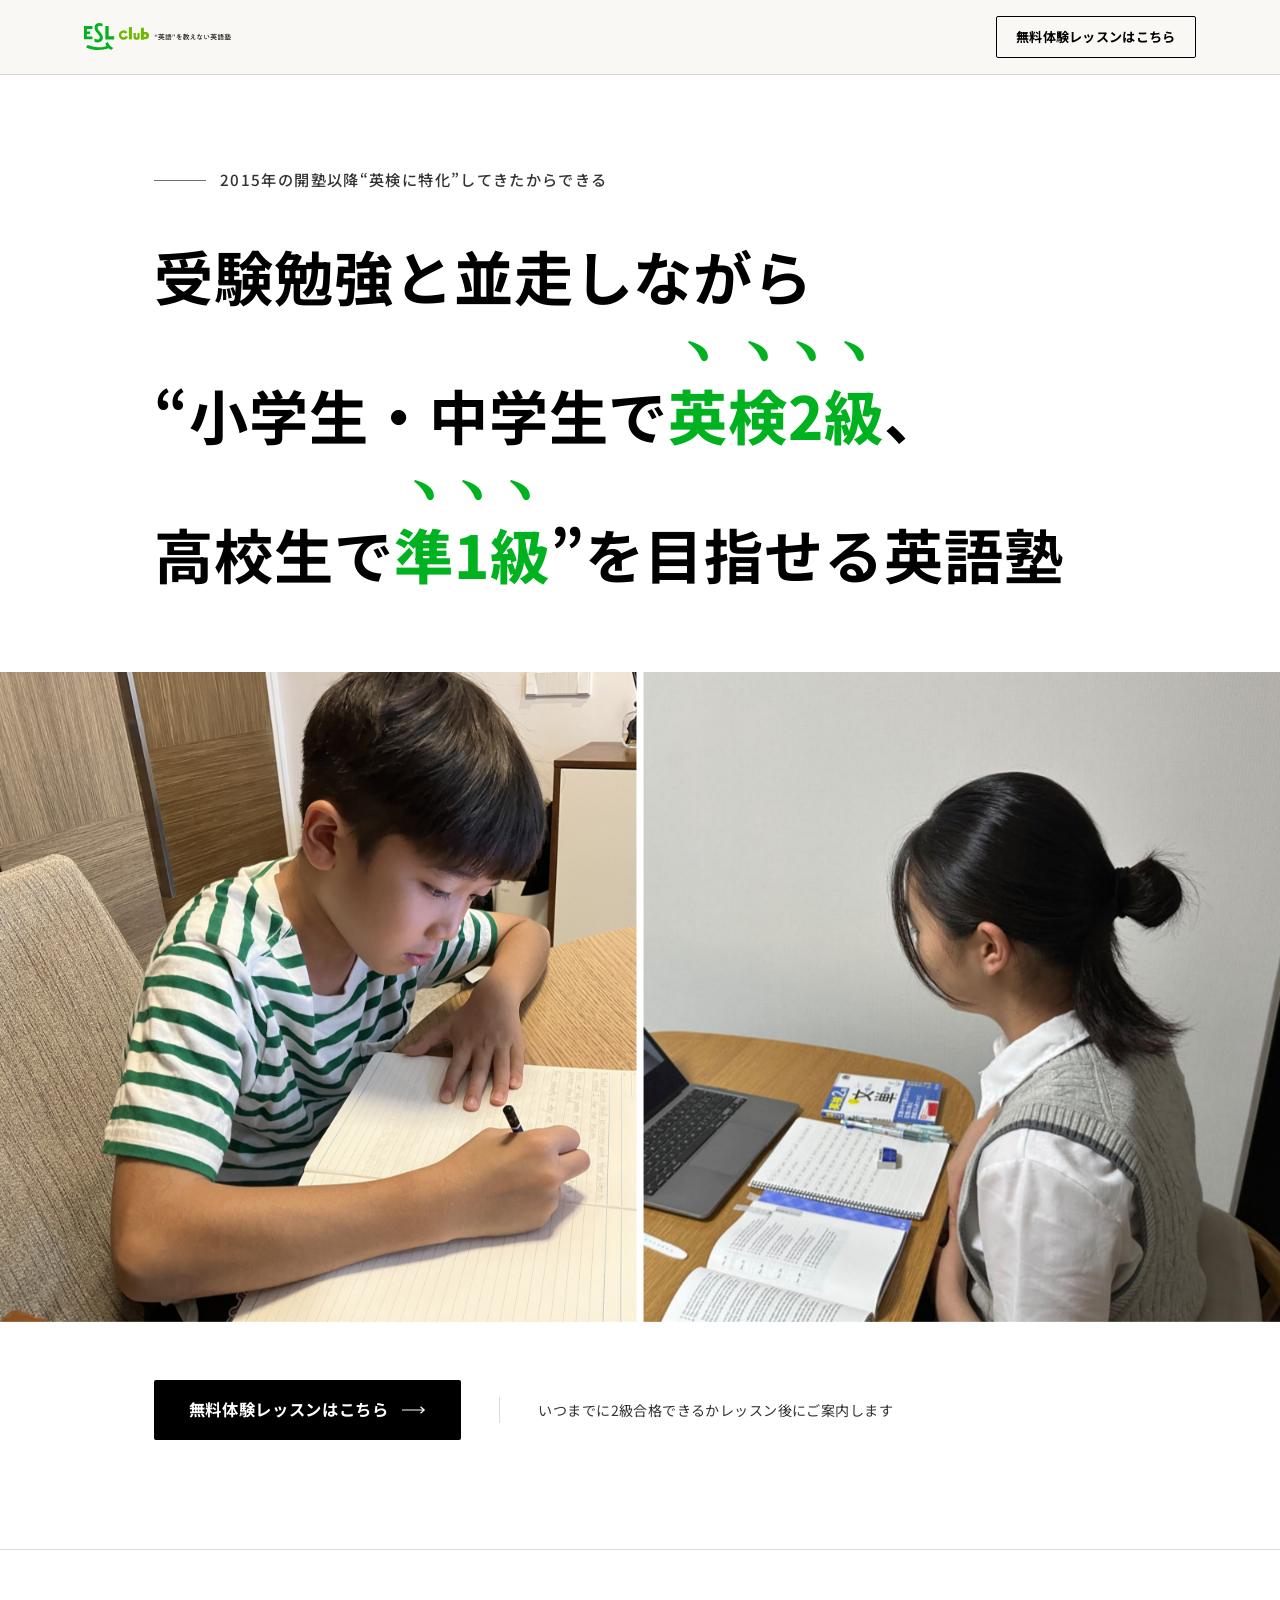
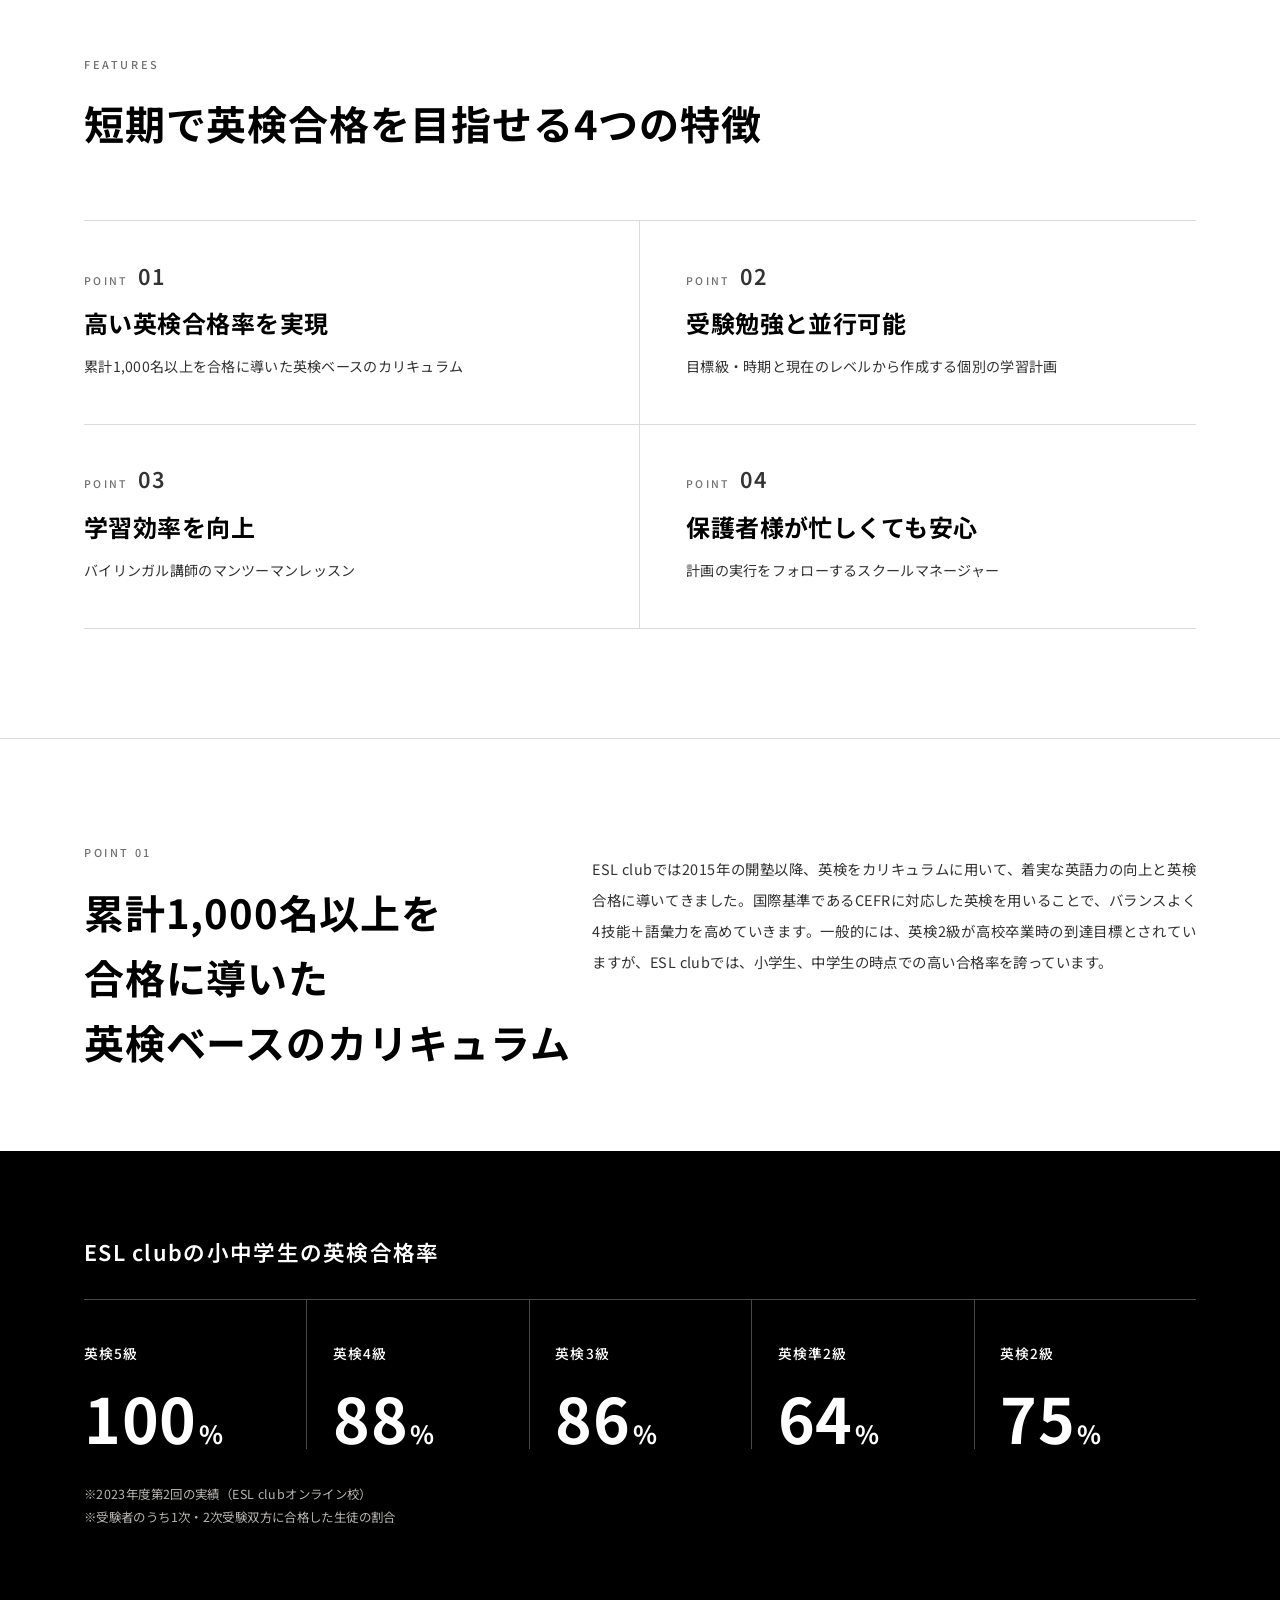
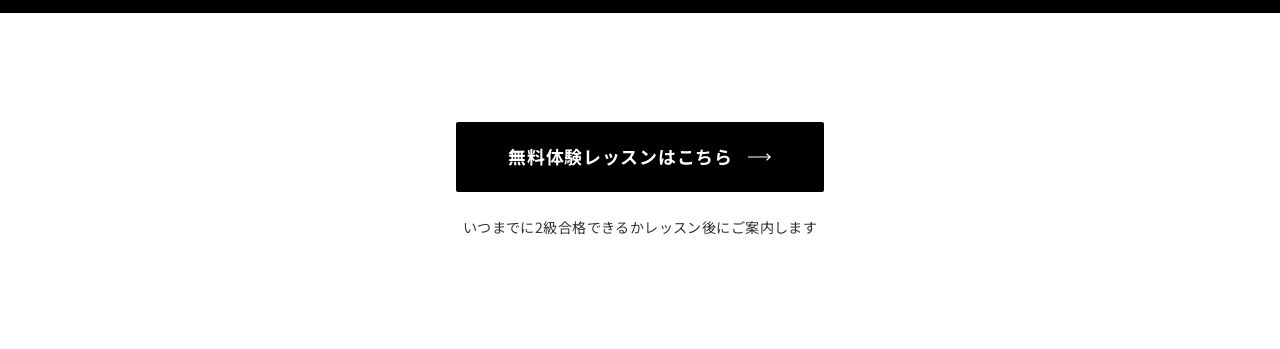
<file: variants/b/index.html>
<!DOCTYPE html>
<html lang="ja">
<head>
<meta charset="UTF-8">
<meta name="viewport" content="width=device-width, initial-scale=1">
<title>ESL club｜受験勉強と並走しながら“小学生・中学生で英検2級、高校生で準1級”を目指せる英語塾</title>
<link rel="preconnect" href="https://fonts.googleapis.com">
<link rel="preconnect" href="https://fonts.gstatic.com" crossorigin>
<link href="https://fonts.googleapis.com/css2?family=Noto+Sans+JP:wght@400;500;700;900&display=swap" rel="stylesheet">
<style>
/* ---------------------------------------------------------------
   ESL club / variant B  ―  editorial mincho, "並走"
   ink blue #000000 on warm off-white #FFFFFF, single green accent
----------------------------------------------------------------*/
*,*::before,*::after{box-sizing:border-box}

:root{
  --ink:#000000;
  --ink-2:#333333;
  --ink-3:#707070;
  --paper:#FFFFFF;
  --green:#00B220;
  --rule:rgba(0,0,0,.14);
  --rule-inv:rgba(255,255,255,.28);
  --ease:cubic-bezier(.23,1,.32,1);
  --pad:clamp(20px,5vw,64px);
  --sec:clamp(58px,8.5vw,132px);
  --mincho:"Noto Sans JP", "Helvetica Neue", Helvetica, "Hiragino Sans", "Hiragino Kaku Gothic ProN", Arial, "Yu Gothic", Meiryo, sans-serif;
  --gothic:"Noto Sans JP", "Helvetica Neue", Helvetica, "Hiragino Sans", "Hiragino Kaku Gothic ProN", Arial, "Yu Gothic", Meiryo, sans-serif;
}

html{overflow-x:clip;-webkit-text-size-adjust:100%}
body{
  margin:0;
  background:var(--paper);
  color:var(--ink);
  font-family:var(--gothic);
  font-weight:400;
  font-size:clamp(.94rem,1.05vw,1rem);
  line-height:1.95;
  overflow-x:clip;
  -webkit-font-smoothing:antialiased;
  text-rendering:optimizeLegibility;
}
img,svg{display:block;max-width:100%}
h1,h2,h3,p,ul,li,figure{margin:0;padding:0}
ul{list-style:none}
a{color:inherit}
.nb{white-space:nowrap}

.wrap{max-width:1240px;margin-inline:auto;padding-inline:var(--pad)}
.rule-t{border-top:1px solid var(--rule)}

/* ---------- entrance : one orchestration, 70ms stagger ---------- */
@keyframes rise{from{opacity:0;transform:translateY(14px)}to{opacity:1;transform:none}}
.rise{animation:rise .62s var(--ease) both}
.d1{animation-delay:.07s}
.d2{animation-delay:.14s}
.d3{animation-delay:.21s}

/* ---------- header ---------- */
.hdr{
  position:sticky;top:0;z-index:20;
  background:rgba(250,248,243,.92);
  -webkit-backdrop-filter:saturate(140%) blur(8px);
  backdrop-filter:saturate(140%) blur(8px);
  border-bottom:1px solid var(--rule);
}
.hdr__inner{
  max-width:1240px;margin-inline:auto;padding:12px var(--pad);
  display:flex;align-items:center;justify-content:space-between;gap:12px;
}
.hdr__logo{height:22px;width:auto}
@media(min-width:900.1px){.hdr__inner{padding-block:16px}.hdr__logo{height:27px}}

/* ---------- buttons ---------- */
.btn{
  display:inline-flex;align-items:center;gap:.85em;
  font-family:var(--gothic);font-weight:700;
  letter-spacing:.04em;line-height:1.4;
  text-decoration:none;border-radius:2px;
  transition:background-color .18s var(--ease),color .18s var(--ease),transform .12s var(--ease);
}
.btn svg{flex:none;transition:transform .18s var(--ease)}
.btn:active{transform:scale(.97)}

.btn--solid{background:var(--ink);color:var(--paper);padding:1.15em 2.1em;font-size:clamp(.92rem,1.3vw,1.02rem)}
.btn--lg{padding:1.25em 2.9em;font-size:clamp(.98rem,1.5vw,1.12rem)}
.btn--ghost{
  border:1px solid var(--ink);color:var(--ink);background:transparent;
  padding:.72em 1.05em;font-size:.72rem;letter-spacing:.02em;
}
@media(min-width:900.1px){.btn--ghost{padding:.82em 1.5em;font-size:.82rem}}

@media (hover:hover) and (pointer:fine){
  .btn--solid:hover{background:#111111}
  .btn--ghost:hover{background:var(--ink);color:var(--paper)}
  .btn:hover svg{transform:translateX(4px)}
}
a:focus-visible,.btn:focus-visible{outline:2px solid var(--ink);outline-offset:3px}

/* ---------- FV ---------- */
.fv{padding-top:clamp(40px,7vw,96px)}
.fv__head{max-width:1080px}
@media(min-width:900.1px){.fv__head{padding-left:clamp(0px,5.5vw,104px)}}

.lede{
  font-weight:500;color:var(--ink-2);
  font-size:clamp(.8rem,1.5vw,.95rem);
  letter-spacing:.09em;line-height:2;
}
.lede i{
  display:inline-block;vertical-align:middle;
  width:clamp(26px,4vw,54px);height:1px;background:var(--ink-3);
  margin-right:.95em;margin-bottom:.18em;
}
.h1{
  margin-top:clamp(18px,2.6vw,30px);
  font-family:var(--mincho);font-weight:700;
  font-size:clamp(1.35rem,5.6vw,3.7rem);
  line-height:1.72;letter-spacing:.015em;
  max-width:17em;
}
.h1 em{
  font-style:normal;font-weight:800;color:var(--green);
  -webkit-text-emphasis:filled sesame var(--green);
  text-emphasis:filled sesame var(--green);
  -webkit-text-emphasis-position:over right;
  text-emphasis-position:over right;
}
.kv{margin-top:clamp(30px,5.5vw,68px)}
.kv img{width:100%;height:auto}

/* ---------- CTA ---------- */
.cta{padding-block:clamp(30px,4.5vw,58px) var(--sec)}
.cta__row{display:flex;flex-direction:column;align-items:flex-start;gap:16px}
@media(min-width:900.1px){
  .cta__inner{padding-left:clamp(0px,5.5vw,104px)}
  .cta__row{flex-direction:row;align-items:center;gap:clamp(22px,3vw,44px)}
  .cta__note{border-left:1px solid var(--rule);padding-left:clamp(22px,3vw,44px)}
}
.cta__note{
  font-size:clamp(.78rem,1.2vw,.88rem);
  color:var(--ink-2);letter-spacing:.03em;line-height:1.85;
}
.cta--last{padding-block:var(--sec);text-align:center}
.cta--last .cta__row{flex-direction:column;align-items:center;gap:22px}
.cta--last .cta__note{border:0;padding:0}

/* ---------- features ---------- */
.sec-label{
  font-family:var(--gothic);font-weight:500;
  font-size:.68rem;letter-spacing:.24em;color:var(--ink-3);
  line-height:1;
}
.h2{
  margin-top:clamp(14px,2vw,22px);
  font-family:var(--mincho);font-weight:700;
  font-size:clamp(1.4rem,3.3vw,2.5rem);
  line-height:1.62;letter-spacing:.02em;
}
.features{padding-block:var(--sec)}
.features__grid{margin-top:clamp(30px,5vw,64px);display:grid;border-top:1px solid var(--rule)}
.feature{padding-block:clamp(26px,4vw,44px);border-bottom:1px solid var(--rule)}
.feature__no{display:flex;align-items:baseline;gap:.7em;line-height:1}
.feature__no b{font-family:var(--gothic);font-weight:500;font-size:.66rem;letter-spacing:.22em;color:var(--ink-3)}
.feature__no span{font-family:var(--mincho);font-weight:600;font-size:1.35rem;color:var(--ink-2);letter-spacing:.02em}
.feature__ttl{
  margin-top:clamp(12px,1.6vw,18px);
  font-family:var(--mincho);font-weight:700;
  font-size:clamp(1.12rem,1.9vw,1.5rem);line-height:1.62;letter-spacing:.02em;
}
.feature__txt{
  margin-top:.65em;color:var(--ink-2);
  font-size:clamp(.86rem,1.1vw,.95rem);line-height:2;letter-spacing:.02em;
}
@media(min-width:900.1px){
  .features__grid{grid-template-columns:1fr 1fr}
  .feature{padding:clamp(32px,3.4vw,50px) clamp(28px,3.6vw,54px)}
  .feature:nth-child(2n+1){border-right:1px solid var(--rule);padding-left:0}
  .feature:nth-child(2n){padding-right:0}
}

/* ---------- point 01 detail ---------- */
.detail{padding-block:var(--sec) clamp(40px,6vw,80px)}
.detail__grid{display:grid;gap:clamp(22px,3.6vw,38px)}
.detail__body{
  color:var(--ink-2);font-size:clamp(.9rem,1.12vw,1rem);
  line-height:2.15;letter-spacing:.03em;line-break:strict;
}
@media(min-width:900.1px){
  .detail__grid{grid-template-columns:minmax(0,5fr) minmax(0,7fr);gap:clamp(40px,6vw,92px)}
  .detail__body{padding-top:.45em;text-align:justify}
}

/* ---------- data panel : the one bold moment ---------- */
.data{background:var(--ink);color:var(--paper);padding-block:clamp(46px,6.5vw,84px)}
.data__ttl{
  font-family:var(--mincho);font-weight:600;
  font-size:clamp(1rem,1.7vw,1.35rem);letter-spacing:.06em;line-height:1.6;
  padding-bottom:clamp(20px,2.6vw,30px);border-bottom:1px solid var(--rule-inv);
}
.data__list{display:grid}
.data__item{
  display:grid;grid-template-columns:1fr auto;align-items:baseline;
  column-gap:14px;padding-block:clamp(16px,2.4vw,22px);
  border-bottom:1px solid var(--rule-inv);
}
.data__grade{font-size:.86rem;font-weight:500;letter-spacing:.08em}
.data__num{
  font-family:var(--mincho);font-weight:700;line-height:1;
  font-size:clamp(2.3rem,7vw,3.9rem);letter-spacing:.01em;
}
.data__num i{font-style:normal;font-size:.4em;margin-left:.08em}
.data__bar{grid-column:1/-1;margin-top:14px;height:2px;background:rgba(250,248,243,.2);position:relative}
.data__bar::after{content:"";position:absolute;left:0;top:0;bottom:0;width:var(--v);background:rgba(250,248,243,.9)}
@media(min-width:900.1px){
  .data__list{grid-template-columns:repeat(5,1fr)}
  .data__item{display:block;padding:clamp(26px,3vw,38px) clamp(16px,2vw,30px) 0;border-bottom:0;border-left:1px solid var(--rule-inv)}
  .data__item:first-child{border-left:0;padding-left:0}
  .data__item:last-child{padding-right:0}
  .data__num{display:block;margin-top:.3em}
  .data__bar{margin-top:20px}
}
.data__notes{margin-top:clamp(22px,3vw,34px)}
.data__notes p{
  font-size:clamp(.7rem,1vw,.78rem);line-height:1.9;
  color:rgba(250,248,243,.72);letter-spacing:.03em;
}

/* ---------- reduced motion : keep the fade, drop the movement ---------- */
@media (prefers-reduced-motion: reduce){
  @keyframes rise{from{opacity:0}to{opacity:1}}
  .btn:active{transform:none}
  .btn:hover svg{transform:none}
  *,*::before,*::after{transition-duration:.01ms!important}
}
</style>
</head>
<body>

<header class="hdr">
  <div class="hdr__inner">
    <img class="hdr__logo" src="../../assets/img/index_lp/logo.svg" alt="ESL club" width="208" height="38">
    <a class="btn btn--ghost" href="https://eslclub.jp/trial/">無料体験レッスンはこちら</a>
  </div>
</header>

<main>

  <!-- FV -->
  <section class="fv">
    <div class="wrap">
      <div class="fv__head">
        <p class="lede rise"><i aria-hidden="true"></i><span class="nb">2015年の開塾以降</span><wbr><span class="nb">“英検に特化”してきたからできる</span></p>
        <h1 class="h1 rise d1"><span class="nb">受験勉強と並走しながら</span><wbr><span class="nb">“小学生・中学生で<em>英検2級</em>、</span><wbr><span class="nb">高校生で<em>準1級</em>”を</span><wbr><span class="nb">目指せる英語塾</span></h1>
      </div>
    </div>
    <figure class="kv rise d2">
      <picture>
        <source media="(min-width: 900.1px)" srcset="../../lp/newonline/img/kv_new_pc.jpg" width="3200" height="1624">
        <img src="../../lp/newonline/img/kv_new_sp.jpg" width="750" height="1118" alt="ESL clubで学ぶ小学生と中高生のようす" fetchpriority="high" decoding="async">
      </picture>
    </figure>
  </section>

  <!-- CTA 1 -->
  <section class="cta">
    <div class="wrap">
      <div class="cta__inner rise d3">
        <div class="cta__row">
          <a class="btn btn--solid" href="https://eslclub.jp/trial/">無料体験レッスンはこちら<svg width="24" height="8" viewBox="0 0 24 8" fill="none" aria-hidden="true" focusable="false"><path d="M0 4h22M18.5 .8 22.2 4l-3.7 3.2" stroke="currentColor" stroke-width="1.2"/></svg></a>
          <p class="cta__note"><span class="nb">いつまでに2級合格できるか</span><wbr><span class="nb">レッスン後にご案内します</span></p>
        </div>
      </div>
    </div>
  </section>

  <!-- FEATURES -->
  <section class="features rule-t">
    <div class="wrap">
      <p class="sec-label">FEATURES</p>
      <h2 class="h2">短期で英検合格を目指せる4つの特徴</h2>

      <div class="features__grid">
        <div class="feature">
          <p class="feature__no"><b>POINT</b><span>01</span></p>
          <h3 class="feature__ttl">高い英検合格率を実現</h3>
          <p class="feature__txt"><span class="nb">累計1,000名以上を</span><wbr><span class="nb">合格に導いた</span><wbr><span class="nb">英検ベースのカリキュラム</span></p>
        </div>
        <div class="feature">
          <p class="feature__no"><b>POINT</b><span>02</span></p>
          <h3 class="feature__ttl">受験勉強と並行可能</h3>
          <p class="feature__txt"><span class="nb">目標級・時期と</span><wbr><span class="nb">現在のレベルから作成する</span><wbr><span class="nb">個別の学習計画</span></p>
        </div>
        <div class="feature">
          <p class="feature__no"><b>POINT</b><span>03</span></p>
          <h3 class="feature__ttl">学習効率を向上</h3>
          <p class="feature__txt"><span class="nb">バイリンガル講師の</span><wbr><span class="nb">マンツーマンレッスン</span></p>
        </div>
        <div class="feature">
          <p class="feature__no"><b>POINT</b><span>04</span></p>
          <h3 class="feature__ttl">保護者様が忙しくても安心</h3>
          <p class="feature__txt"><span class="nb">計画の実行をフォローする</span><wbr><span class="nb">スクールマネージャー</span></p>
        </div>
      </div>
    </div>
  </section>

  <!-- POINT 01 detail -->
  <section class="detail rule-t">
    <div class="wrap">
      <div class="detail__grid">
        <div>
          <p class="sec-label">POINT 01</p>
          <h2 class="h2"><span class="nb">累計1,000名以上を</span><wbr><span class="nb">合格に導いた</span><wbr><span class="nb">英検ベースのカリキュラム</span></h2>
        </div>
        <p class="detail__body">ESL clubでは2015年の開塾以降、英検をカリキュラムに用いて、着実な英語力の向上と英検合格に導いてきました。国際基準であるCEFRに対応した英検を用いることで、バランスよく4技能＋語彙力を高めていきます。一般的には、英検2級が高校卒業時の到達目標とされていますが、ESL clubでは、小学生、中学生の時点での高い合格率を誇っています。</p>
      </div>
    </div>
  </section>

  <!-- pass rates -->
  <section class="data">
    <div class="wrap">
      <h3 class="data__ttl">ESL clubの小中学生の英検合格率</h3>
      <ul class="data__list">
        <li class="data__item">
          <span class="data__grade">英検5級</span>
          <span class="data__num">100<i>%</i></span>
          <span class="data__bar" style="--v:100%" aria-hidden="true"></span>
        </li>
        <li class="data__item">
          <span class="data__grade">英検4級</span>
          <span class="data__num">88<i>%</i></span>
          <span class="data__bar" style="--v:88%" aria-hidden="true"></span>
        </li>
        <li class="data__item">
          <span class="data__grade">英検3級</span>
          <span class="data__num">86<i>%</i></span>
          <span class="data__bar" style="--v:86%" aria-hidden="true"></span>
        </li>
        <li class="data__item">
          <span class="data__grade">英検準2級</span>
          <span class="data__num">64<i>%</i></span>
          <span class="data__bar" style="--v:64%" aria-hidden="true"></span>
        </li>
        <li class="data__item">
          <span class="data__grade">英検2級</span>
          <span class="data__num">75<i>%</i></span>
          <span class="data__bar" style="--v:75%" aria-hidden="true"></span>
        </li>
      </ul>
      <div class="data__notes">
        <p>※2023年度第2回の実績（ESL clubオンライン校）</p>
        <p>※受験者のうち1次・2次受験双方に合格した生徒の割合</p>
      </div>
    </div>
  </section>

  <!-- CTA 2 -->
  <section class="cta cta--last">
    <div class="wrap">
      <div class="cta__row">
        <a class="btn btn--solid btn--lg" href="https://eslclub.jp/trial/">無料体験レッスンはこちら<svg width="24" height="8" viewBox="0 0 24 8" fill="none" aria-hidden="true" focusable="false"><path d="M0 4h22M18.5 .8 22.2 4l-3.7 3.2" stroke="currentColor" stroke-width="1.2"/></svg></a>
        <p class="cta__note"><span class="nb">いつまでに2級合格できるか</span><wbr><span class="nb">レッスン後にご案内します</span></p>
      </div>
    </div>
  </section>

</main>

</body>
</html>
</file>
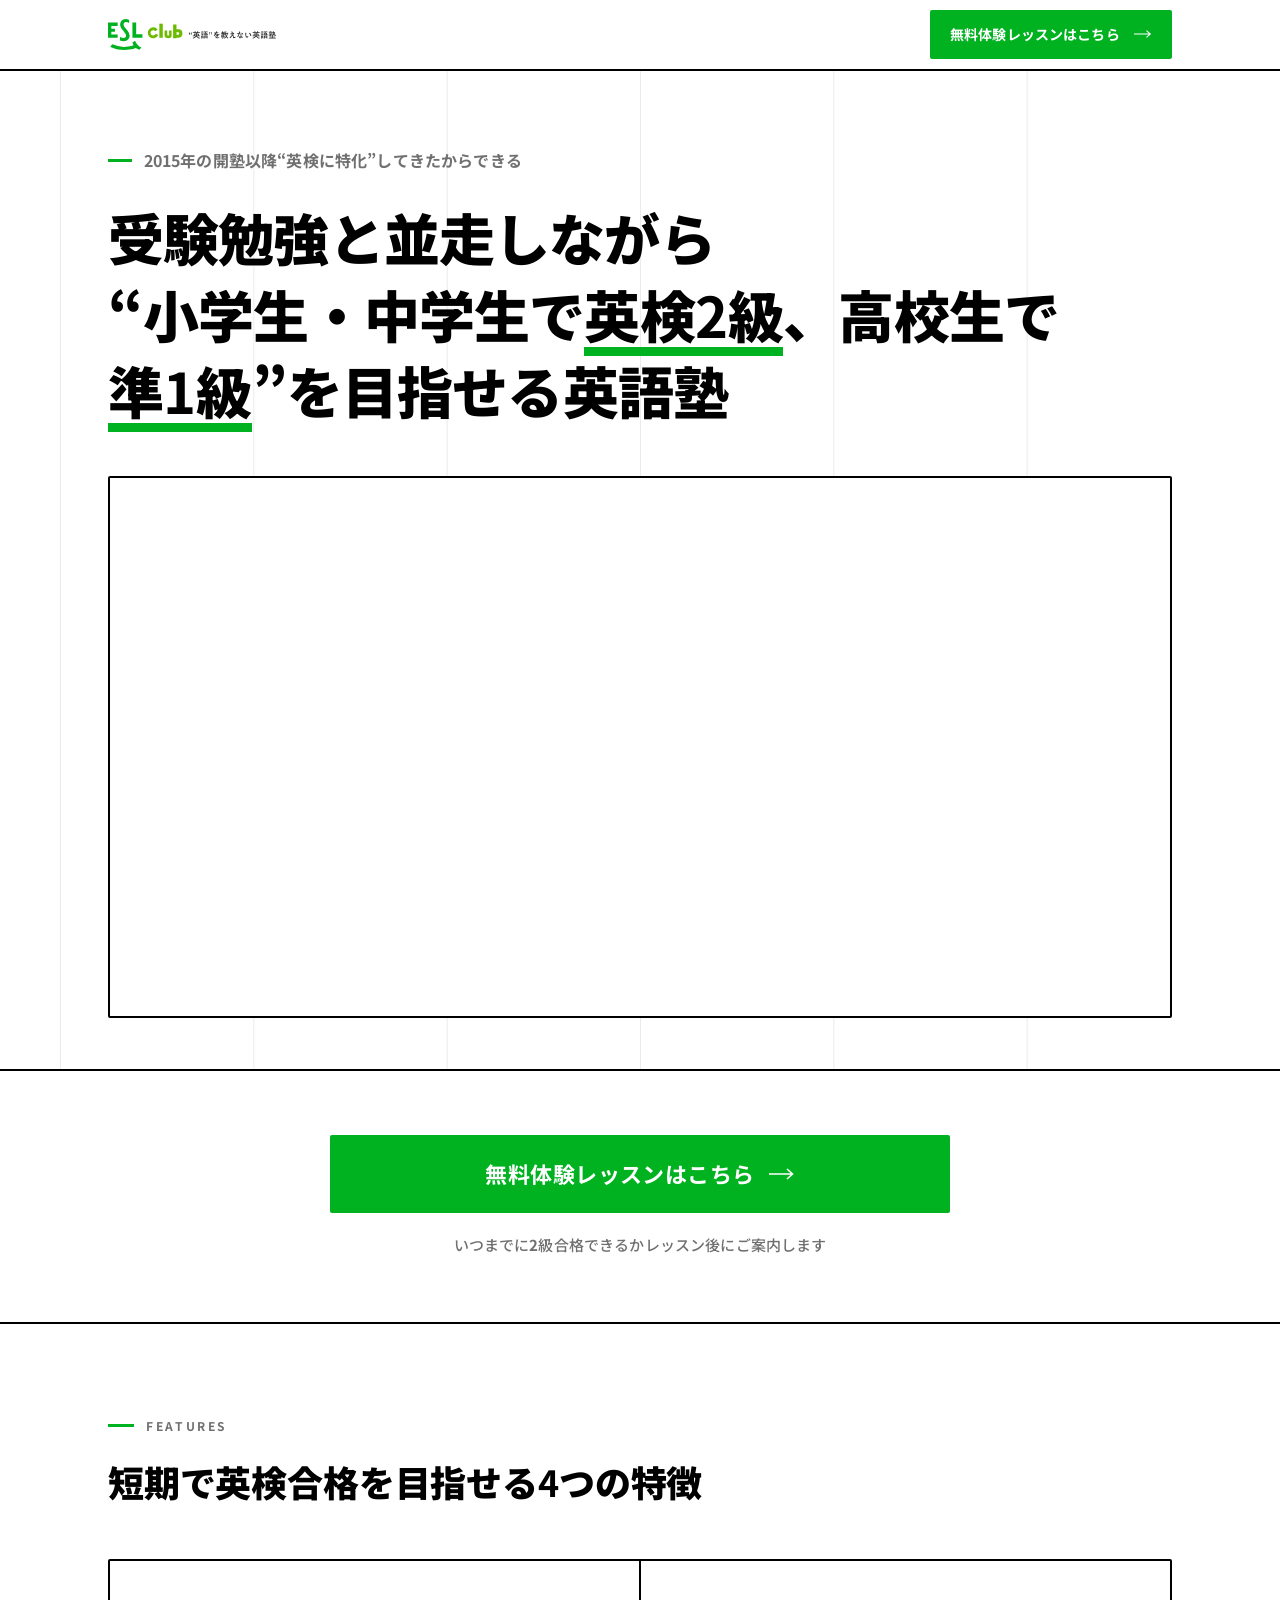
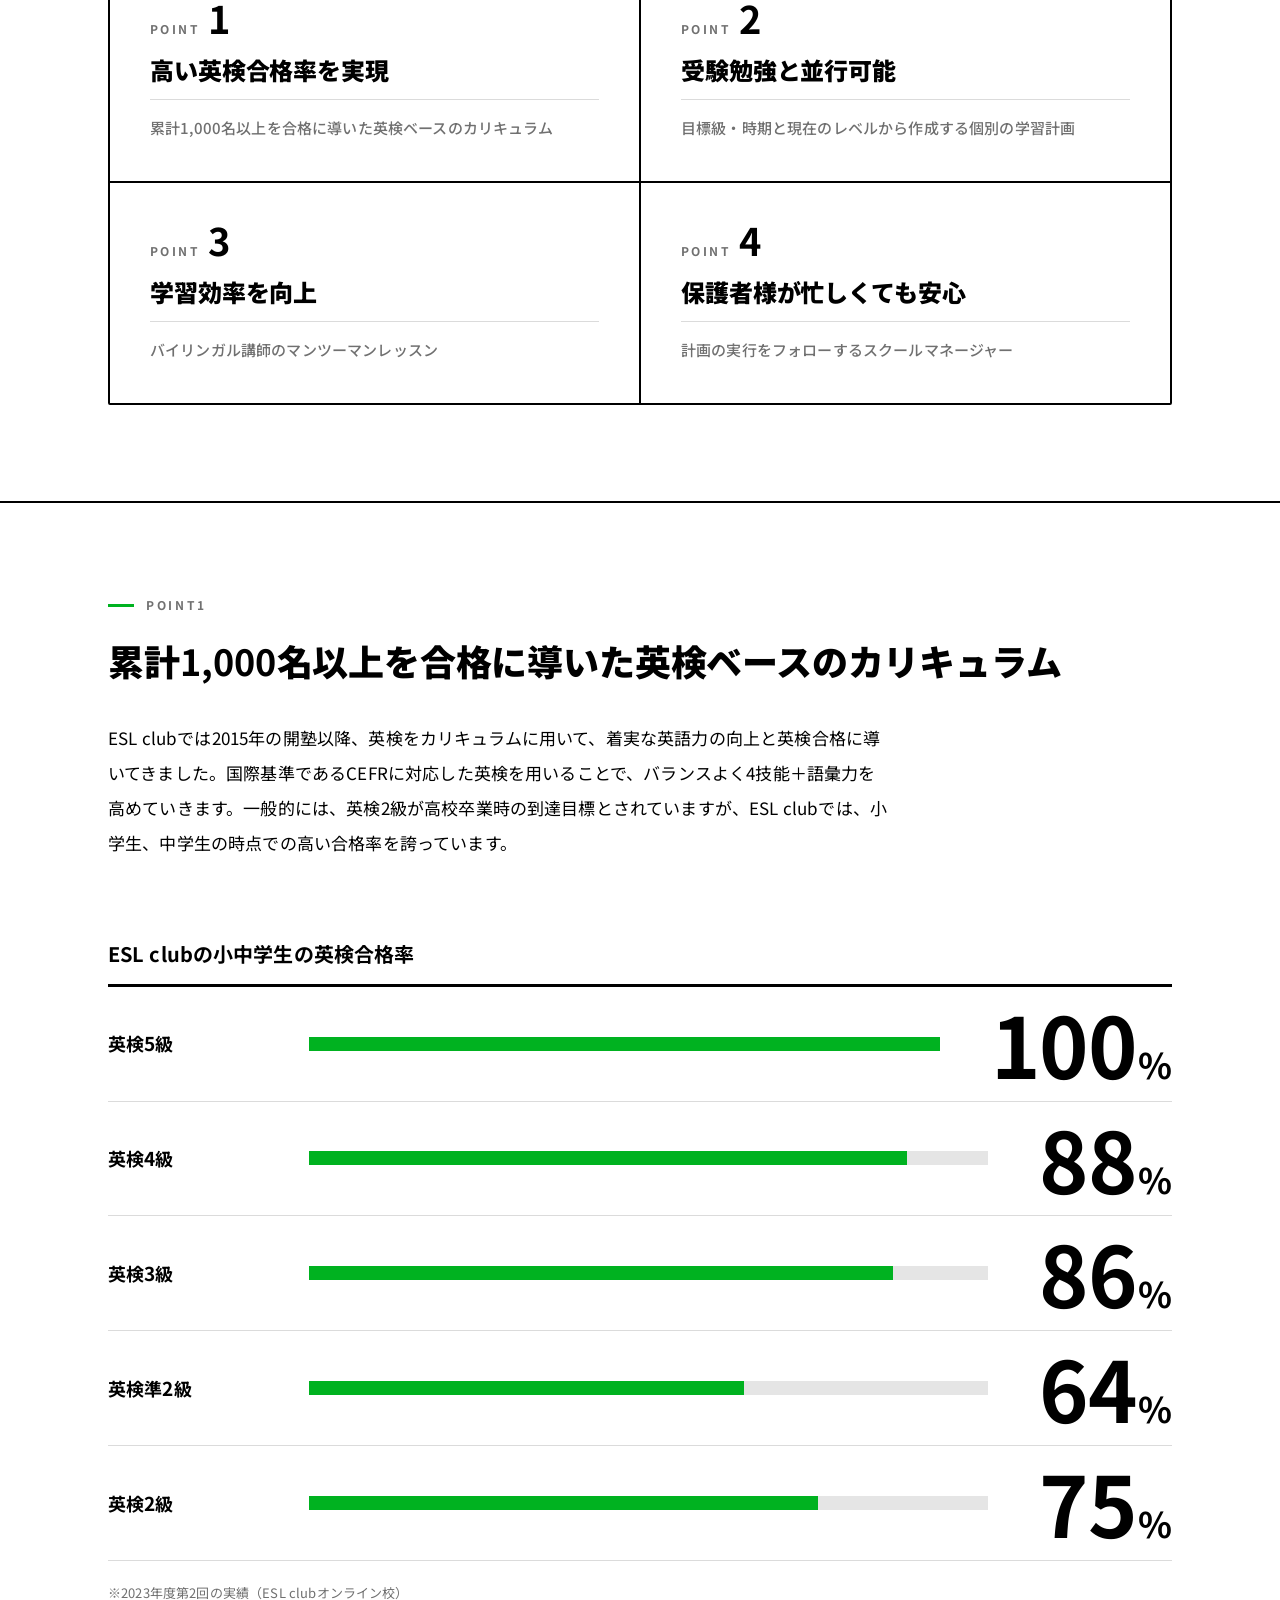
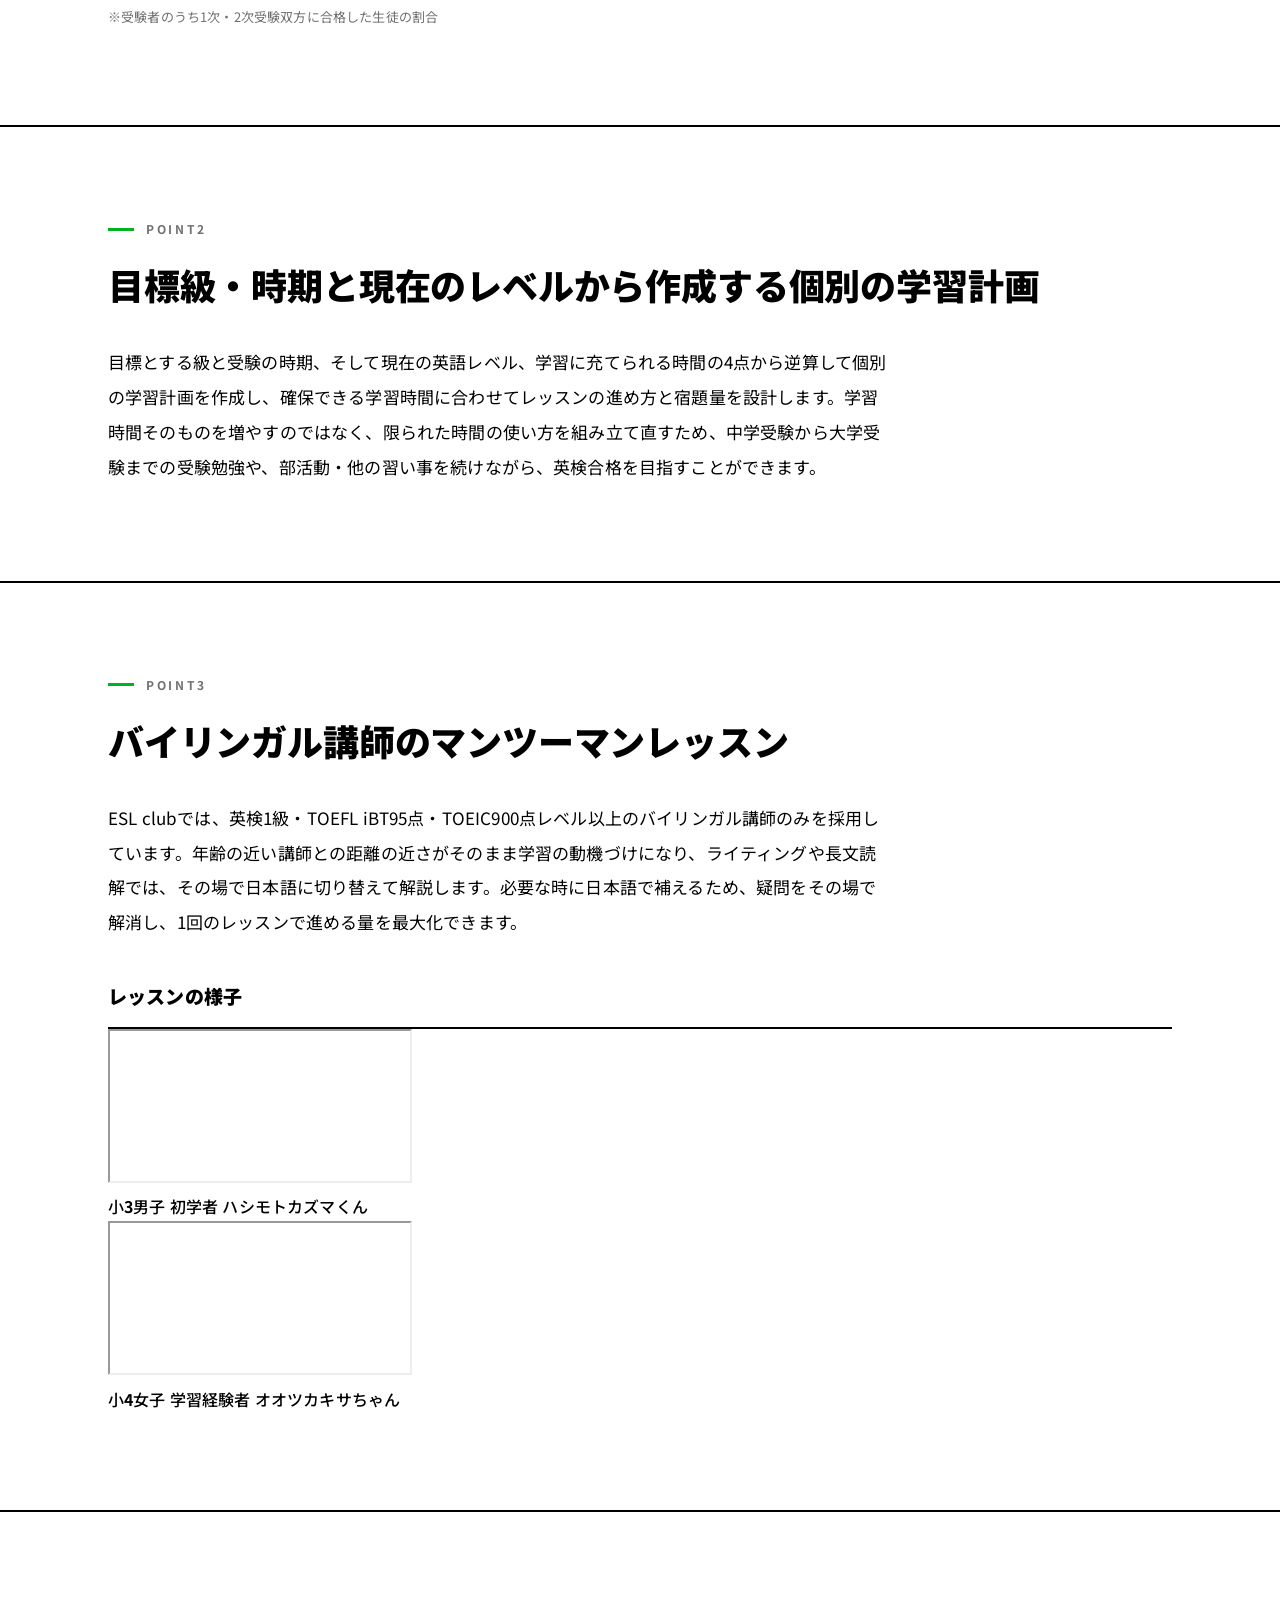
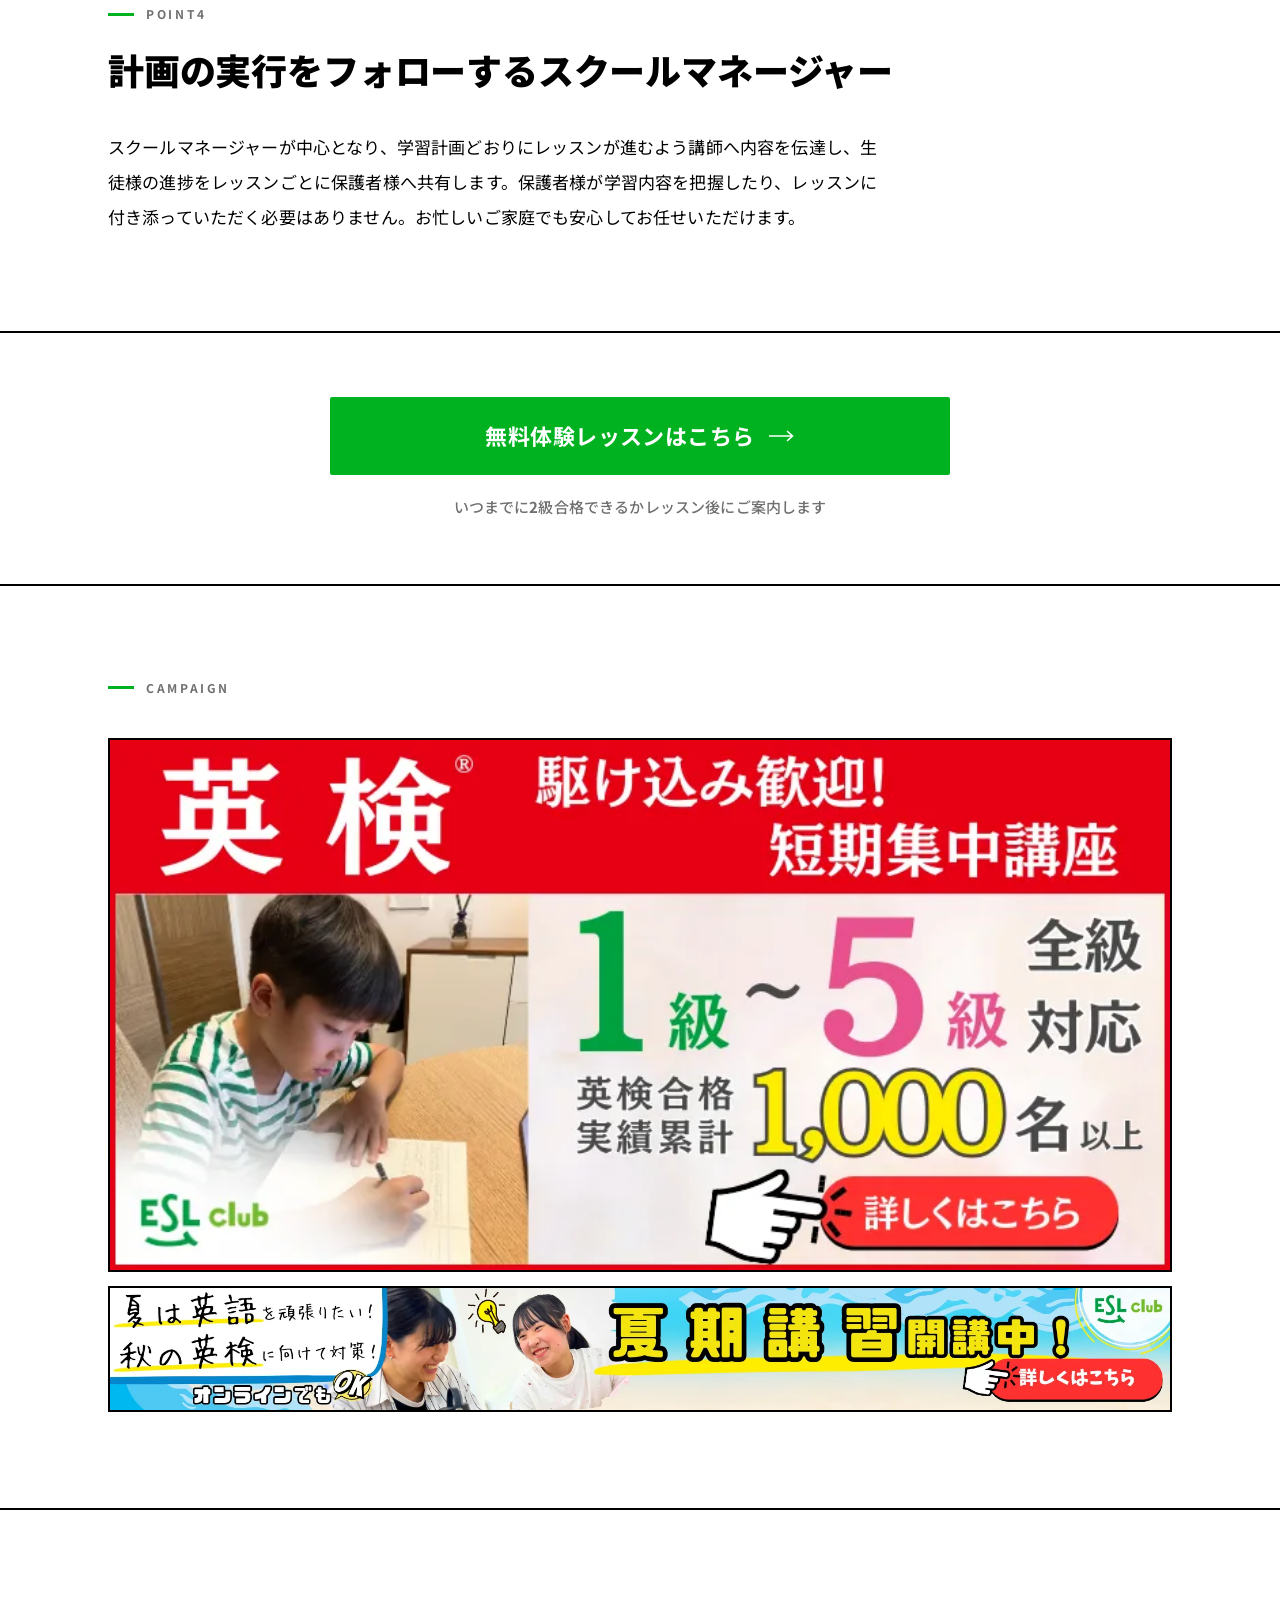
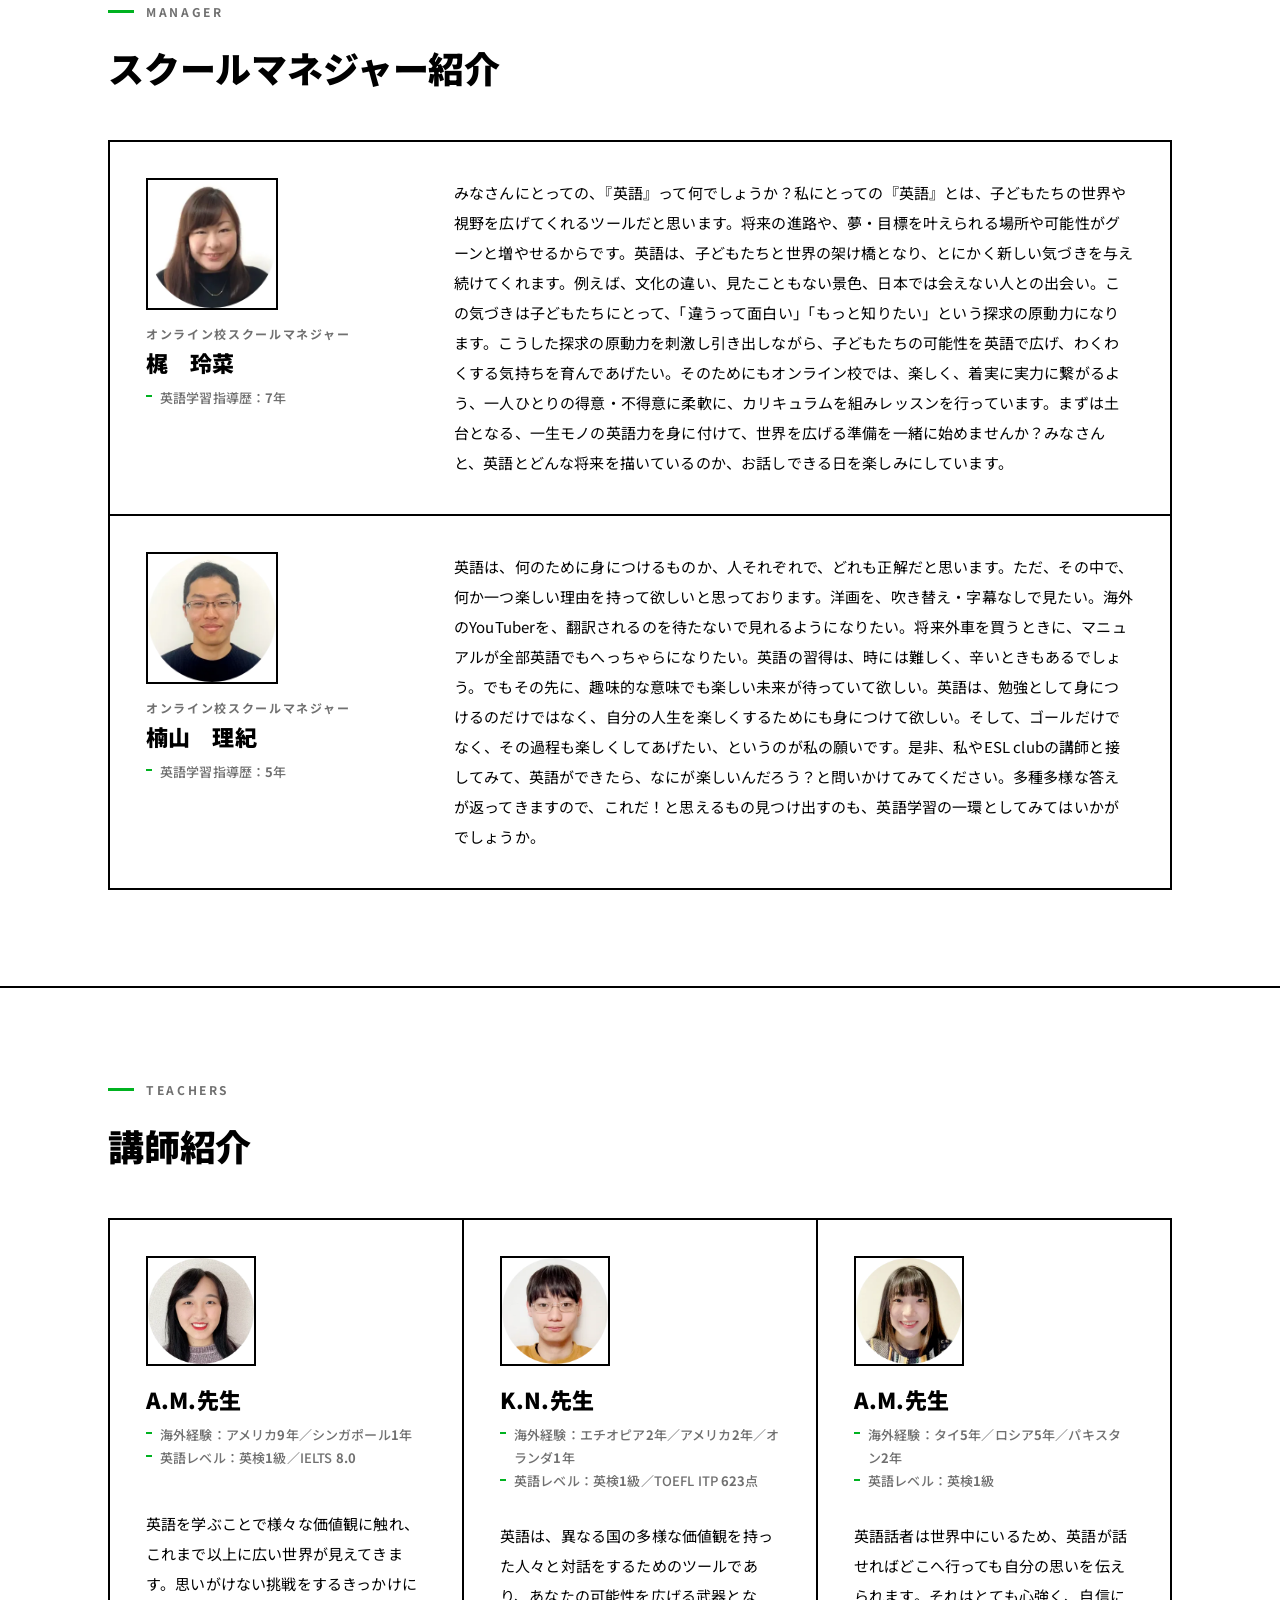
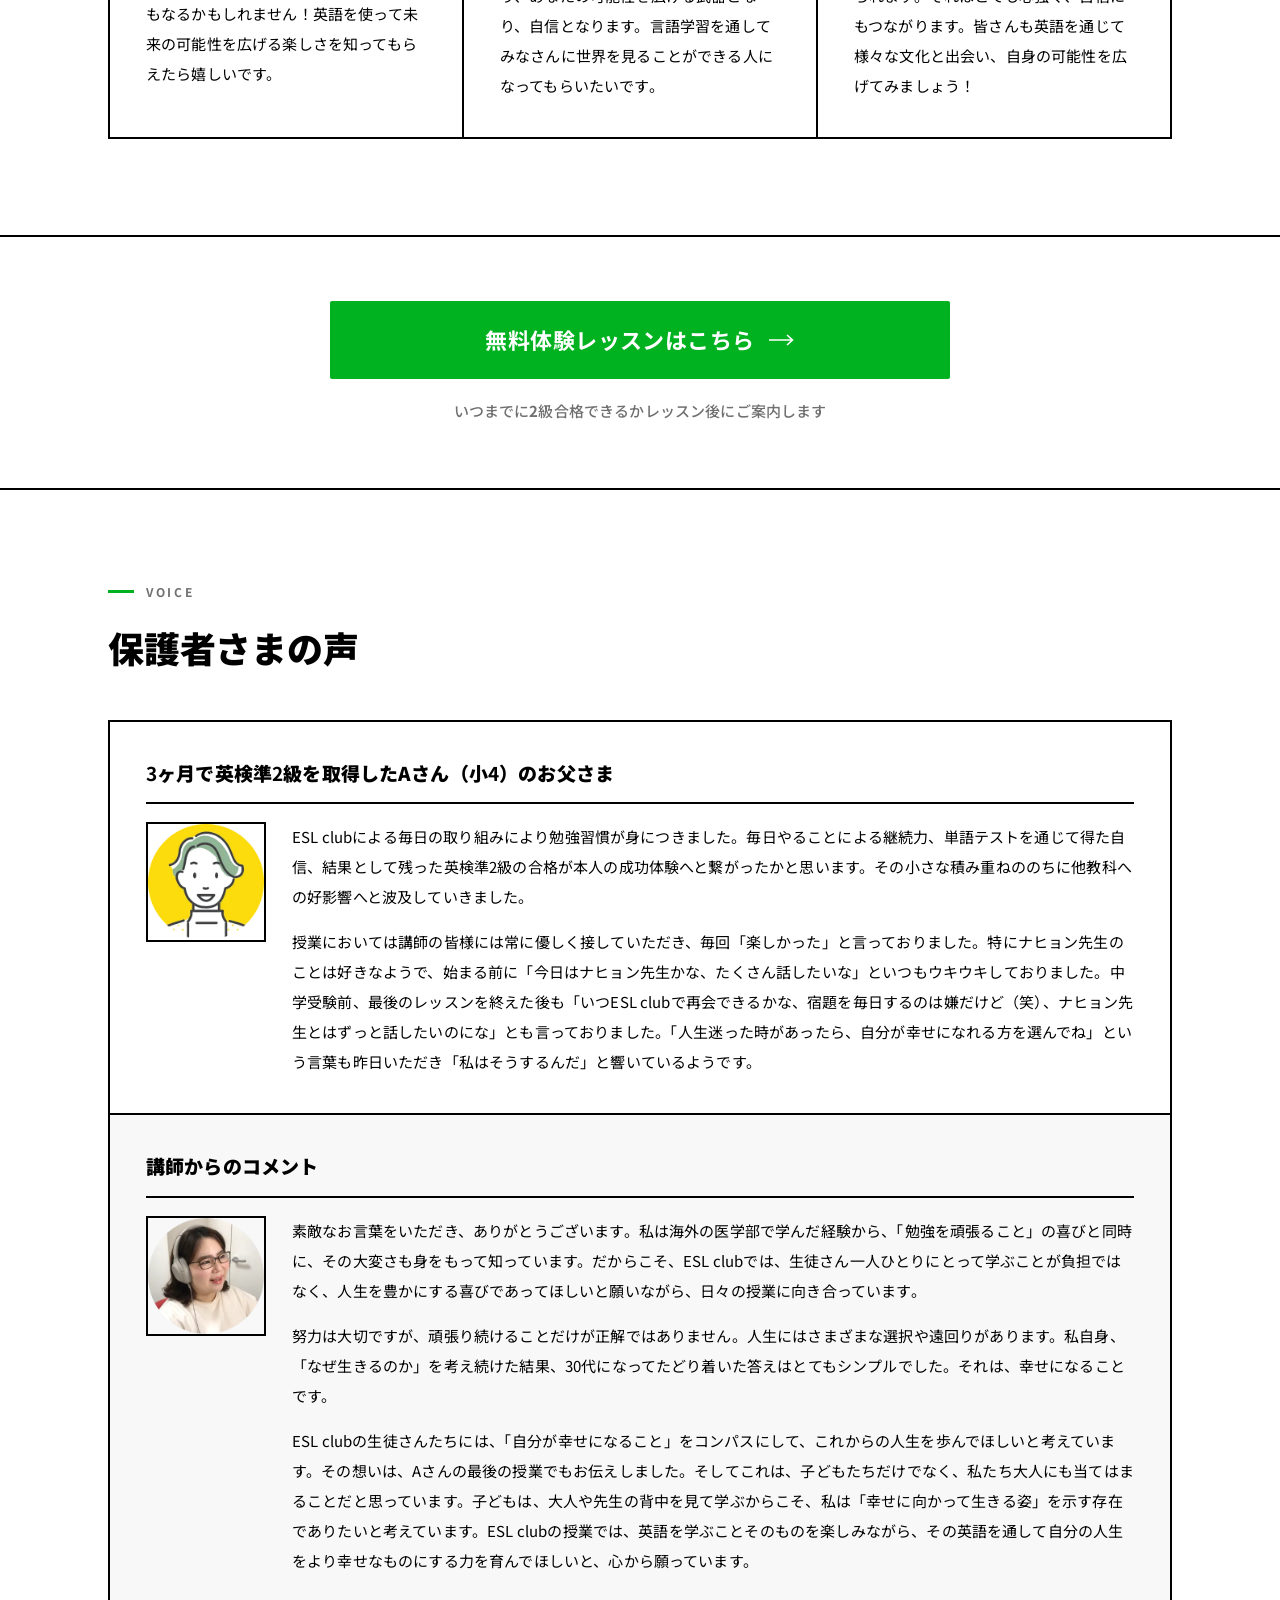
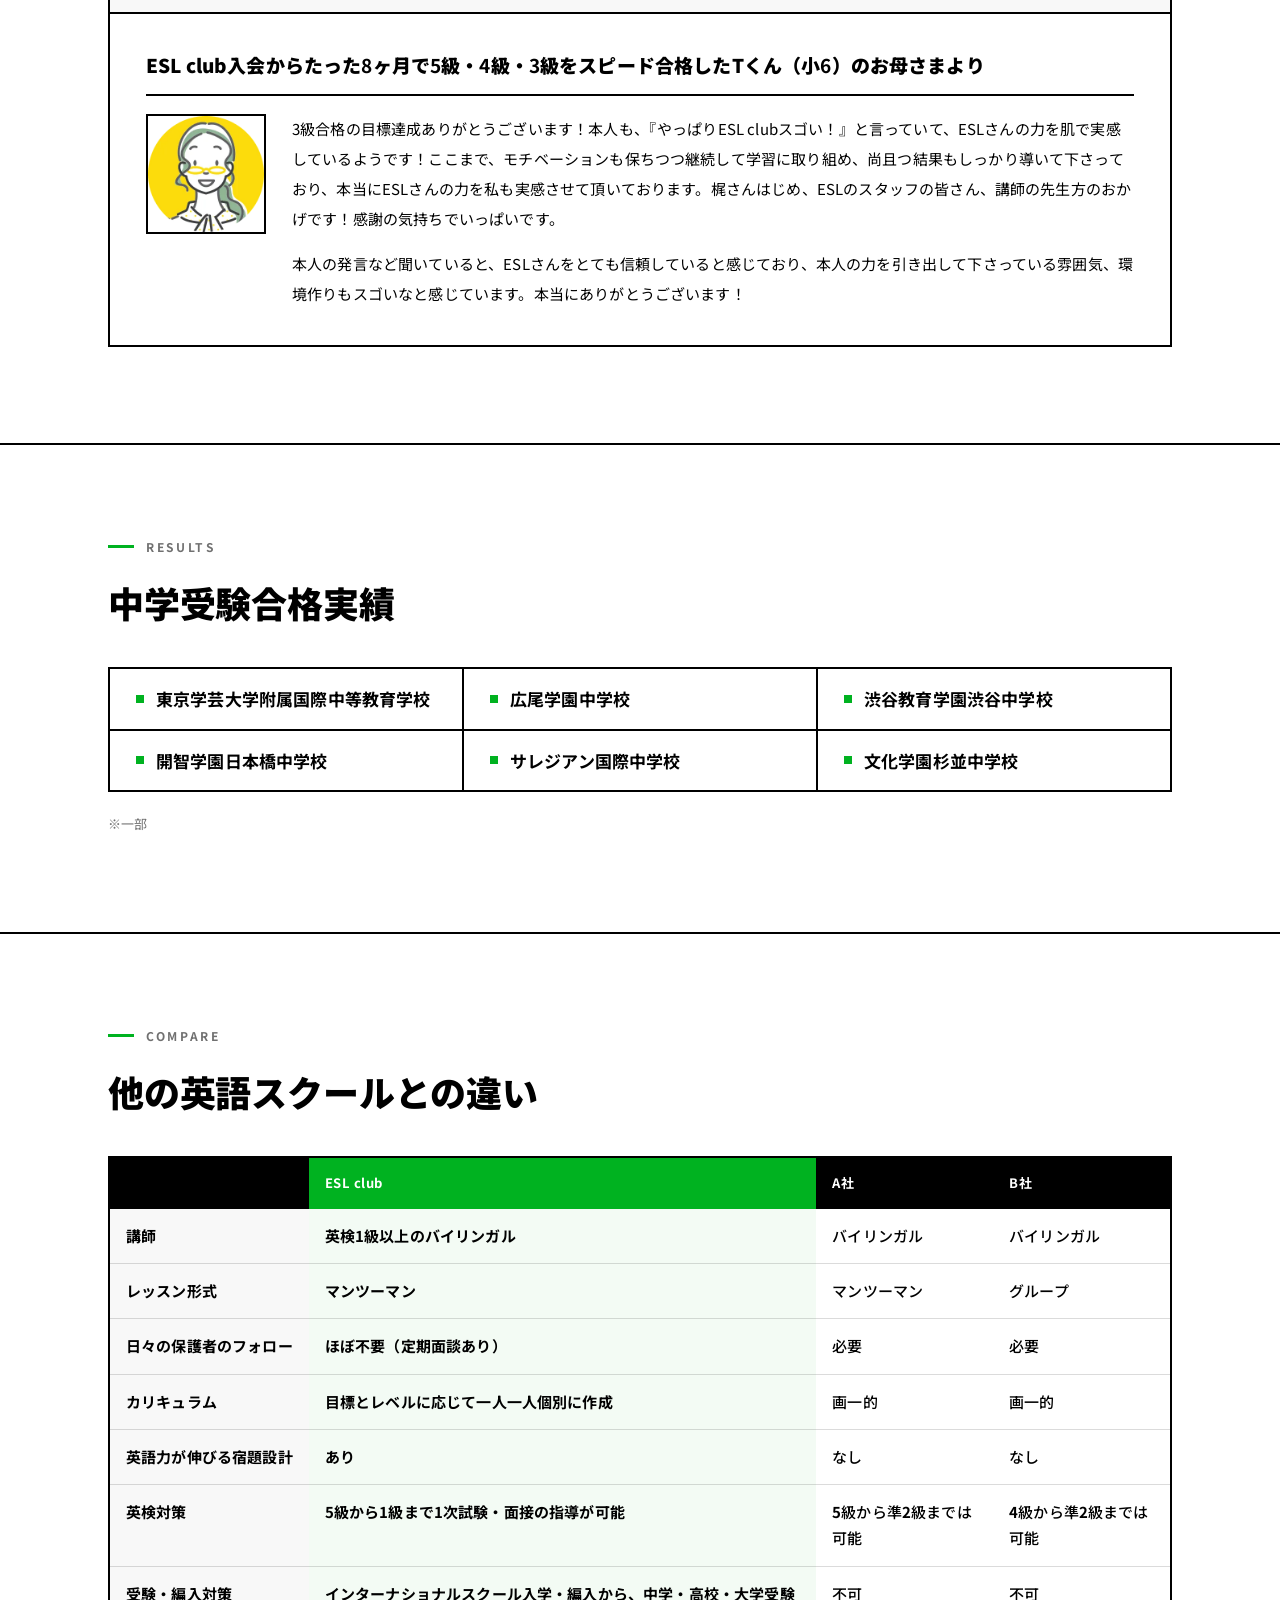
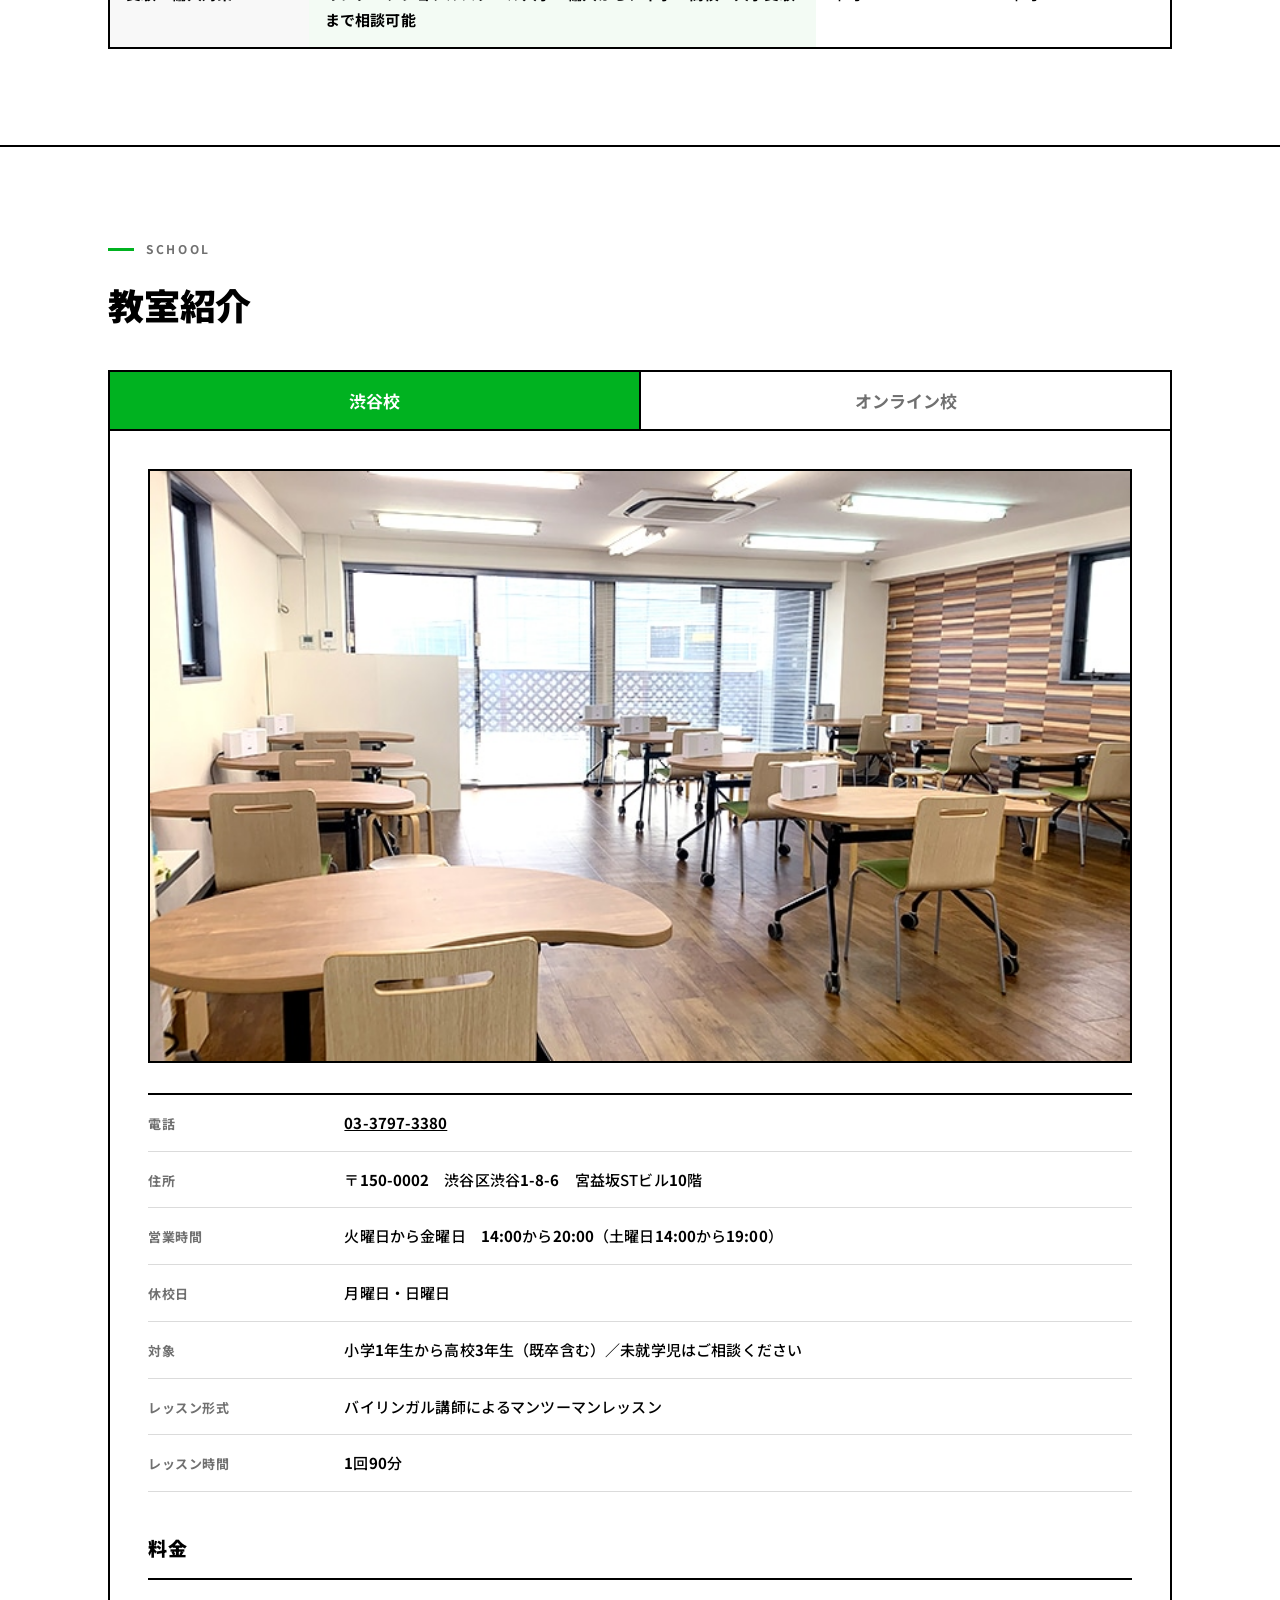
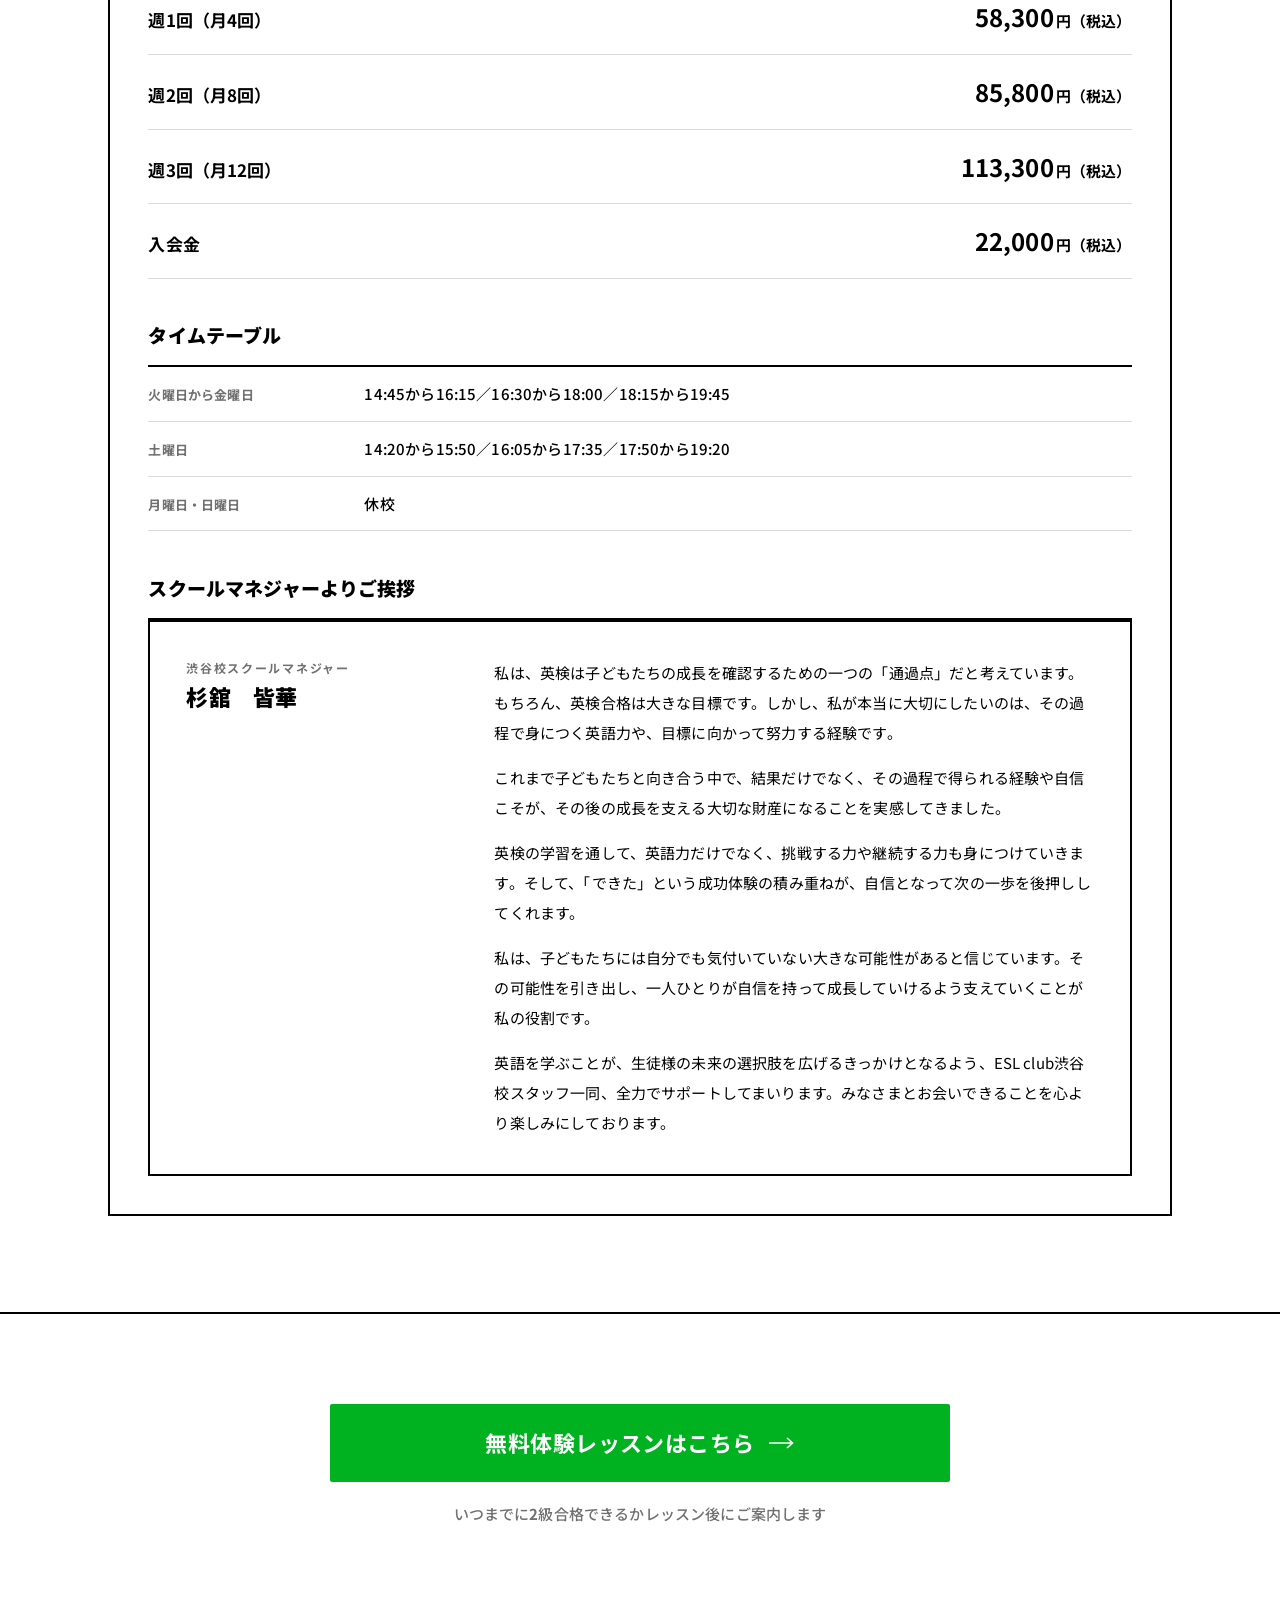
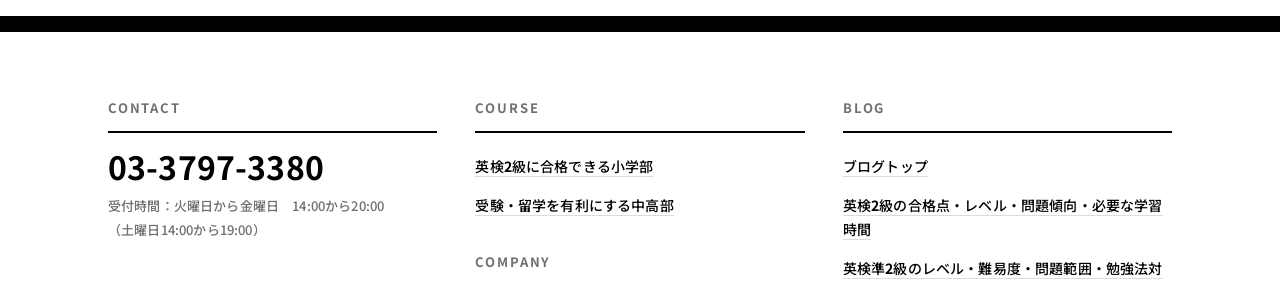
<file: variants/c/index.html>
<!DOCTYPE html>
<html lang="ja">
<head>
<meta charset="UTF-8">
<meta name="viewport" content="width=device-width, initial-scale=1">
<title>ESL club</title>
<link rel="preconnect" href="https://fonts.googleapis.com">
<link rel="preconnect" href="https://fonts.gstatic.com" crossorigin>
<link href="https://fonts.googleapis.com/css2?family=Noto+Sans+JP:wght@400;500;700;900&display=swap" rel="stylesheet">
<style>
/* ============================================================
   ESL club — variant C : grid & numerals
   ============================================================ */

*,
*::before,
*::after { box-sizing: border-box; }

:root {
  --paper: #ffffff;
  --ink: #000000;
  --green: #00B220;
  --green-ink: #05A81F;
  --muted: #707070;
  --line: rgba(0, 0, 0, 0.14);
  --line-soft: rgba(0, 0, 0, 0.08);
  --track: rgba(0, 0, 0, 0.10);
  --ease: cubic-bezier(.23, 1, .32, 1);
  --jp: "Noto Sans JP", "Helvetica Neue", Helvetica, "Hiragino Sans", "Hiragino Kaku Gothic ProN", Arial, "Yu Gothic", Meiryo, sans-serif;
  --en: "Noto Sans JP", "Helvetica Neue", Helvetica, "Hiragino Sans", "Hiragino Kaku Gothic ProN", Arial, "Yu Gothic", Meiryo, sans-serif;
}

html {
  -webkit-text-size-adjust: 100%;
  scroll-behavior: smooth;
}

body {
  margin: 0;
  background: var(--paper);
  color: var(--ink);
  font-family: var(--jp);
  font-weight: 500;
  font-size: 16px;
  line-height: 1.9;
  letter-spacing: .01em;
  -webkit-font-smoothing: antialiased;
  text-rendering: optimizeLegibility;
}

img,
svg { display: block; max-width: 100%; }

h1, h2, h3, p, ol, ul, figure { margin: 0; }
ol, ul { padding: 0; list-style: none; }

a { color: inherit; }

:where(a, button):focus-visible {
  outline: 3px solid var(--ink);
  outline-offset: 3px;
}

/* ---------- shared bits ---------- */

.wrap {
  width: 100%;
  max-width: 1160px;
  margin-inline: auto;
  padding-inline: clamp(18px, 4vw, 48px);
}

.num {
  font-family: var(--en);
  font-weight: 700;
  font-variant-numeric: tabular-nums;
  font-feature-settings: "tnum" 1;
  letter-spacing: .005em;
}

.nb { white-space: nowrap; }

.label {
  font-family: var(--en);
  font-weight: 700;
  font-size: 12px;
  line-height: 1;
  letter-spacing: .22em;
  text-transform: uppercase;
  color: var(--muted);
  display: flex;
  align-items: center;
  gap: 12px;
}

.label::before {
  content: "";
  width: 26px;
  height: 3px;
  background: var(--green);
  flex: none;
}

.sec {
  border-top: 2px solid var(--ink);
  padding-block: clamp(52px, 7.5vw, 104px);
}

.sec__h {
  font-family: var(--jp);
  font-weight: 900;
  font-size: clamp(1.375rem, 3.4vw, 2.25rem);
  line-height: 1.5;
  letter-spacing: -.005em;
  margin-top: 22px;
}

/* ---------- header ---------- */

.hdr {
  position: sticky;
  top: 0;
  z-index: 20;
  background: var(--paper);
  border-bottom: 2px solid var(--ink);
}

.hdr__in {
  display: flex;
  align-items: center;
  justify-content: space-between;
  gap: 14px;
  min-height: 62px;
  padding-block: 10px;
}

.hdr__logo {
  width: clamp(108px, 15vw, 168px);
  height: auto;
}

/* ---------- button ---------- */

.btn {
  display: inline-flex;
  align-items: center;
  justify-content: center;
  gap: 14px;
  background: var(--green);
  color: #fff;
  text-decoration: none;
  font-family: var(--jp);
  font-weight: 700;
  border-radius: 2px;
  transition: transform .16s var(--ease);
  will-change: transform;
}

.btn__arw {
  width: 26px;
  height: 12px;
  flex: none;
  transition: transform .2s var(--ease);
}

.btn--sm {
  font-size: clamp(11px, 2.6vw, 14px);
  letter-spacing: .01em;
  padding: 11px clamp(12px, 2.4vw, 20px);
  white-space: nowrap;
}

.btn--sm .btn__arw { width: 18px; }

.btn--lg {
  width: 100%;
  max-width: 620px;
  min-height: 78px;
  font-size: clamp(1.0625rem, 3.2vw, 1.375rem);
  letter-spacing: .02em;
  padding: 18px 24px;
}

.btn:active { transform: scale(.97); }

/* ---------- first view ---------- */

.fv { position: relative; overflow: hidden; }

.fv__in {
  position: relative;
  padding-top: clamp(38px, 6vw, 76px);
  padding-bottom: clamp(30px, 4.5vw, 56px);
}

.fv__grid {
  position: absolute;
  inset: 0;
  pointer-events: none;
  display: none;
  background-image: linear-gradient(to right, var(--line-soft) 1px, transparent 1px);
  background-size: calc(100% / 6) 100%;
}

.fv__lead,
.fv__h1,
.fv__kv { position: relative; }

.fv__lead {
  font-size: clamp(.8125rem, 2.6vw, 1rem);
  font-weight: 700;
  line-height: 1.7;
  color: var(--muted);
}

.fv__lead::before {
  content: "";
  display: inline-block;
  width: 24px;
  height: 3px;
  background: var(--green);
  vertical-align: middle;
  margin-right: 12px;
  transform: translateY(-2px);
}

.fv__h1 {
  margin-top: clamp(16px, 2vw, 26px);
  font-weight: 900;
  font-size: clamp(1.5rem, 5.4vw, 3.5rem);
  line-height: 1.36;
  letter-spacing: -.015em;
}

.fv__h1 em {
  font-style: normal;
  position: relative;
  white-space: nowrap;
  padding-bottom: 2px;
  box-shadow: inset 0 -.16em 0 var(--green);
}

.fv__kv {
  margin-top: clamp(28px, 4vw, 48px);
  border: 2px solid var(--ink);
  border-radius: 2px;
  background: var(--paper);
}

.fv__img {
  width: 100%;
  height: auto;
  aspect-ratio: 750 / 1118;
  object-fit: cover;
}

/* ---------- cta ---------- */

.cta { border-top: 2px solid var(--ink); }

.cta__in {
  padding-block: clamp(34px, 5vw, 68px);
  display: flex;
  flex-direction: column;
  align-items: center;
  text-align: center;
}

.cta__note {
  margin-top: 18px;
  font-size: clamp(.8125rem, 2.5vw, .9375rem);
  font-weight: 500;
  line-height: 1.8;
  color: var(--muted);
}

.cta--end { border-bottom: 8px solid var(--ink); }

.cta--end .cta__in { padding-block: clamp(48px, 7vw, 96px); }

/* ---------- features ---------- */

.grid4 {
  margin-top: clamp(30px, 4vw, 52px);
  display: grid;
  grid-template-columns: 1fr;
  gap: 2px;
  background: var(--ink);
  border: 2px solid var(--ink);
  border-radius: 2px;
}

.cell {
  position: relative;
  background: var(--paper);
  padding: clamp(24px, 3.2vw, 40px);
}

.cell::before {
  content: "";
  position: absolute;
  top: 0;
  left: 0;
  width: 100%;
  height: 4px;
  background: var(--green);
  transform: scaleX(0);
  transform-origin: left center;
  transition: transform .24s var(--ease);
}

.cell__pt {
  display: flex;
  align-items: baseline;
  gap: 8px;
  color: var(--ink);
  line-height: 1;
}

.pt__word {
  font-family: var(--en);
  font-weight: 700;
  font-size: 12px;
  letter-spacing: .2em;
  color: var(--muted);
}

.pt__no {
  font-size: clamp(1.75rem, 4.6vw, 2.375rem);
  line-height: .9;
}

.cell__h {
  margin-top: 16px;
  font-weight: 900;
  font-size: clamp(1.125rem, 2.6vw, 1.5rem);
  line-height: 1.55;
  letter-spacing: -.005em;
}

.cell__d {
  margin-top: 10px;
  padding-top: 14px;
  border-top: 1px solid var(--line);
  font-size: clamp(.875rem, 2.4vw, .9375rem);
  font-weight: 500;
  line-height: 1.85;
  color: var(--muted);
}

/* ---------- point1 detail ---------- */

.body {
  margin-top: clamp(24px, 3vw, 34px);
  max-width: 46em;
  font-size: clamp(.9375rem, 2.5vw, 1.0625rem);
  font-weight: 400;
  line-height: 2.05;
}

.rates { margin-top: clamp(44px, 6vw, 80px); }

.rates__h {
  font-weight: 700;
  font-size: clamp(1rem, 2.6vw, 1.25rem);
  line-height: 1.6;
  padding-bottom: 14px;
}

.rate-list { border-top: 3px solid var(--ink); }

.rate {
  display: grid;
  grid-template-columns: 1fr max-content;
  grid-template-areas:
    "label value"
    "bar   bar";
  align-items: center;
  column-gap: 16px;
  row-gap: 12px;
  padding-block: clamp(16px, 2.4vw, 22px);
  border-bottom: 1px solid var(--line);
}

.rate__label {
  grid-area: label;
  font-weight: 700;
  font-size: clamp(.9375rem, 2.6vw, 1.125rem);
  line-height: 1.4;
  white-space: nowrap;
}

.rate__label .num { font-size: 1.06em; }

.rate__bar {
  grid-area: bar;
  height: 8px;
  background: var(--track);
  border-radius: 0;
}

.rate__fill {
  display: block;
  height: 100%;
  background: var(--green);
}

.rate__value {
  grid-area: value;
  font-family: var(--en);
  font-weight: 700;
  font-variant-numeric: tabular-nums;
  font-feature-settings: "tnum" 1;
  font-size: clamp(2.5rem, 10vw, 5.25rem);
  line-height: .82;
  letter-spacing: -.02em;
  justify-self: end;
}

.rate__value .pct {
  font-size: .42em;
  letter-spacing: 0;
  margin-left: .06em;
  vertical-align: baseline;
}

.notes {
  margin-top: 20px;
  font-size: clamp(.75rem, 2.2vw, .8125rem);
  font-weight: 400;
  line-height: 1.85;
  color: var(--muted);
}

/* ---------- breakpoints ---------- */

/* tablet band: keep the portrait SP key visual from ballooning */
@media (min-width: 481px) and (max-width: 900px) {
  .fv__kv { max-width: 430px; margin-inline: auto; }
}

@media (min-width: 720px) {
  .grid4 { grid-template-columns: 1fr 1fr; }

  .rate {
    grid-template-columns: minmax(150px, max-content) 1fr max-content;
    grid-template-areas: "label bar value";
    column-gap: clamp(24px, 4vw, 56px);
  }

  .rate__bar { height: 14px; }
}

@media (min-width: 900.1px) {
  .fv__grid { display: block; }
  .fv__img { aspect-ratio: 3200 / 1624; }
  .fv__in { padding-bottom: clamp(40px, 4vw, 64px); }
}


/* ---------- banners ---------- */
.bnrs{margin-top:clamp(28px,3.6vw,44px);display:grid;gap:14px}
.bnr{display:block;border:2px solid var(--ink);transition:transform .2s var(--ease)}
.bnr img{width:100%;height:auto}
@media (hover:hover) and (pointer:fine){.bnr:hover{transform:translate3d(0,-2px,0)}}

/* ---------- people (manager / teacher) ---------- */
.people{margin-top:clamp(28px,3.6vw,48px);display:grid;gap:2px;background:var(--ink);border:2px solid var(--ink)}
.person{background:var(--paper);padding:clamp(22px,3vw,36px);display:grid;gap:clamp(16px,2.4vw,28px);grid-template-columns:1fr}
.person__head{display:flex;align-items:center;gap:18px}
.person__ph{width:96px;height:96px;flex:none;object-fit:cover;border:2px solid var(--ink)}
.person__role{font-size:12px;font-weight:700;letter-spacing:.14em;color:var(--muted);line-height:1.6}
.person__name{font-weight:900;font-size:clamp(1.125rem,2.6vw,1.375rem);line-height:1.4;margin-top:4px}
.person__meta{margin-top:8px;font-size:13px;font-weight:500;color:var(--muted);line-height:1.8}
.person__meta li{position:relative;padding-left:14px}
.person__meta li::before{content:"";position:absolute;left:0;top:.72em;width:6px;height:2px;background:var(--green)}
.person__c{font-size:clamp(.875rem,2.4vw,.9375rem);font-weight:400;line-height:2;color:var(--ink)}
.person__c p+p{margin-top:1em}
@media (min-width:840px){.person{grid-template-columns:280px 1fr;align-items:start}.person__head{flex-direction:column;align-items:flex-start;gap:14px}.person__ph{width:132px;height:132px}}
.people--3{grid-template-columns:1fr}
@media (min-width:840px){.people--3{grid-template-columns:repeat(3,1fr)}.people--3 .person{grid-template-columns:1fr}.people--3 .person__head{flex-direction:column;align-items:flex-start}.people--3 .person__ph{width:110px;height:110px}}

/* ---------- voices ---------- */
.voices{margin-top:clamp(28px,3.6vw,48px);display:grid;gap:2px;background:var(--ink);border:2px solid var(--ink)}
.voice{background:var(--paper);padding:clamp(22px,3vw,36px)}
.voice--reply{background:#F8F8F8}
.voice__t{font-weight:900;font-size:clamp(1rem,2.4vw,1.1875rem);line-height:1.6;padding-bottom:14px;border-bottom:2px solid var(--ink)}
.voice__b{margin-top:18px;display:grid;gap:18px;grid-template-columns:1fr}
.voice__ph{width:88px;height:88px;object-fit:cover;border:2px solid var(--ink)}
.voice__tx{font-size:clamp(.875rem,2.4vw,.9375rem);font-weight:400;line-height:2}
.voice__tx p+p{margin-top:1em}
@media (min-width:720px){.voice__b{grid-template-columns:120px 1fr;gap:26px}.voice__ph{width:120px;height:120px}}

/* ---------- schools passed ---------- */
.passed{margin-top:clamp(24px,3vw,40px);display:grid;gap:2px;background:var(--ink);border:2px solid var(--ink);grid-template-columns:1fr}
.passed li{background:var(--paper);padding:16px clamp(16px,2.2vw,26px);font-weight:700;font-size:clamp(.9375rem,2.4vw,1.0625rem);line-height:1.6;display:flex;align-items:center;gap:12px}
.passed li::before{content:"";width:8px;height:8px;background:var(--green);flex:none}
@media (min-width:640px){.passed{grid-template-columns:1fr 1fr}}
@media (min-width:960px){.passed{grid-template-columns:repeat(3,1fr)}}

/* ---------- compare table ---------- */
.tblwrap{margin-top:clamp(24px,3vw,40px);overflow-x:auto;border:2px solid var(--ink)}
table{width:100%;border-collapse:collapse;min-width:680px;background:var(--paper)}
th,td{padding:14px 16px;text-align:left;font-size:clamp(.8125rem,2.2vw,.9375rem);line-height:1.75;border-bottom:1px solid var(--line);vertical-align:top}
thead th{background:var(--ink);color:var(--paper);font-weight:700;font-size:13px;letter-spacing:.04em;border-bottom:0}
thead th.is-esl{background:var(--green)}
tbody th{font-weight:700;background:#F8F8F8;white-space:nowrap;width:1%}
td.is-esl{font-weight:700;background:#F3FBF4}
tbody tr:last-child th,tbody tr:last-child td{border-bottom:0}

/* ---------- tabs / classroom ---------- */
.tabs{margin-top:clamp(24px,3vw,40px);display:flex;gap:2px;background:var(--ink);border:2px solid var(--ink);border-bottom:0}
.tab{flex:1;background:var(--paper);border:0;padding:16px 12px;font-family:var(--jp);font-weight:700;font-size:clamp(.9375rem,2.4vw,1.0625rem);color:var(--muted);cursor:pointer;transition:background .18s var(--ease),color .18s var(--ease)}
.tab[aria-selected="true"]{background:var(--green);color:#fff}
.tab:active{transform:scale(.99)}
.panel{border:2px solid var(--ink);padding:clamp(22px,3vw,40px)}
.panel[hidden]{display:none}
.panel__img{width:100%;border:2px solid var(--ink);margin-bottom:clamp(20px,2.6vw,30px)}
.info{border-top:2px solid var(--ink)}
.info div{display:grid;grid-template-columns:1fr;gap:2px;padding:14px 0;border-bottom:1px solid var(--line)}
.info dt{font-weight:700;font-size:13px;color:var(--muted);letter-spacing:.04em}
.info dd{margin:0;font-size:clamp(.875rem,2.4vw,.9375rem);font-weight:500;line-height:1.8}
@media (min-width:640px){.info div{grid-template-columns:180px 1fr;gap:16px;align-items:baseline}}
.sub{margin-top:clamp(26px,3vw,40px);font-weight:900;font-size:clamp(1rem,2.4vw,1.1875rem);padding-bottom:12px;border-bottom:2px solid var(--ink)}
.price{margin-top:0}
.price li{display:flex;justify-content:space-between;align-items:baseline;gap:16px;padding:14px 0;border-bottom:1px solid var(--line);font-weight:700;font-size:clamp(.9375rem,2.4vw,1.0625rem)}
.price .yen{font-family:var(--en);font-variant-numeric:tabular-nums;font-size:clamp(1.125rem,3vw,1.5rem)}
.price .yen small{font-size:.62em;margin-left:2px;font-weight:700}
.tt{margin-top:0}
.tt li{padding:13px 0;border-bottom:1px solid var(--line);display:grid;grid-template-columns:1fr;gap:4px}
.tt .d{font-weight:700;font-size:13px;color:var(--muted)}
.tt .h{font-weight:500;font-size:clamp(.875rem,2.4vw,.9375rem);font-variant-numeric:tabular-nums;line-height:1.8}
@media (min-width:640px){.tt li{grid-template-columns:200px 1fr;gap:16px;align-items:baseline}}

/* ---------- footer ---------- */
.foot{border-top:8px solid var(--ink);background:var(--paper);padding-block:clamp(38px,5vw,64px)}
.foot__grid{display:grid;gap:clamp(26px,3vw,40px);grid-template-columns:1fr}
@media (min-width:840px){.foot__grid{grid-template-columns:1fr 1fr 1fr}}
.foot__h{font-weight:700;font-size:13px;letter-spacing:.14em;color:var(--muted);padding-bottom:10px;border-bottom:2px solid var(--ink);margin-bottom:14px}
.foot__list li{padding:7px 0;font-size:clamp(.8125rem,2.2vw,.875rem);line-height:1.75}
.foot__list a{text-decoration:none;border-bottom:1px solid var(--line);transition:border-color .18s var(--ease),color .18s var(--ease)}
@media (hover:hover) and (pointer:fine){.foot__list a:hover{color:var(--green-ink);border-color:var(--green)}}
.foot__tel{font-family:var(--en);font-weight:700;font-size:clamp(1.5rem,4vw,2rem);font-variant-numeric:tabular-nums;line-height:1.2;text-decoration:none;display:inline-block}
.foot__hours{margin-top:6px;font-size:13px;color:var(--muted);line-height:1.8}
.foot__bottom{margin-top:clamp(30px,4vw,48px);padding-top:22px;border-top:1px solid var(--line);font-size:12px;color:var(--muted);line-height:1.9}
.foot__copy{margin-top:14px;font-family:var(--en);font-size:12px;color:var(--muted);letter-spacing:.04em}

/* ---------- motion ---------- */

@keyframes rise {
  from { opacity: 0; transform: translate3d(0, 16px, 0); }
  to   { opacity: 1; transform: translate3d(0, 0, 0); }
}

.o {
  animation: rise .54s var(--ease) both;
}

.o1 { animation-delay: 0ms; }
.o2 { animation-delay: 70ms; }
.o3 { animation-delay: 140ms; }
.o4 { animation-delay: 210ms; }
.o5 { animation-delay: 280ms; }

@media (hover: hover) and (pointer: fine) {
  .btn:hover { transform: translate3d(0, -2px, 0); }
  .btn:hover .btn__arw { transform: translate3d(5px, 0, 0); }
  .cell:hover::before { transform: scaleX(1); }
}

@media (prefers-reduced-motion: reduce) {
  html { scroll-behavior: auto; }

  @keyframes rise {
    from { opacity: 0; }
    to   { opacity: 1; }
  }

  .btn,
  .btn__arw,
  .cell::before { transition: none; }

  .btn:active,
  .btn:hover,
  .btn:hover .btn__arw { transform: none; }

  .cell::before { transform: scaleX(1); opacity: 0; }
  .cell:hover::before { opacity: 1; }
}
</style>
</head>
<body>

<header class="hdr o o1">
  <div class="wrap hdr__in">
    <img class="hdr__logo" src="../../assets/img/index_lp/logo.svg" alt="ESL club" width="208" height="38">
    <a class="btn btn--sm" href="https://eslclub.jp/trial/">無料体験レッスンはこちら<svg class="btn__arw" viewBox="0 0 26 12" aria-hidden="true" focusable="false"><path d="M0 6h23M18 1l5.5 5L18 11" fill="none" stroke="currentColor" stroke-width="1.6"/></svg></a>
  </div>
</header>

<main>

  <!-- ===== FV ===== -->
  <section class="fv">
    <div class="wrap fv__in">
      <div class="fv__grid" aria-hidden="true"></div>

      <p class="fv__lead o o2"><span class="num">2015</span>年の開塾以降“英検に特化”してきたからできる</p>

      <h1 class="fv__h1 o o3"><span class="nb">受験勉強と並走しながら</span><wbr><span class="nb">“小学生・中学生で</span><wbr><span class="nb"><em>英検<span class="num">2</span>級</em>、</span><wbr><span class="nb">高校生で</span><wbr><span class="nb"><em>準<span class="num">1</span>級</em>”を</span><wbr><span class="nb">目指せる英語塾</span></h1>

      <figure class="fv__kv o o4">
        <picture>
          <source media="(min-width: 900.1px)" srcset="../../lp/newonline/img/kv_new_pc.jpg" width="3200" height="1624">
          <img class="fv__img" src="../../lp/newonline/img/kv_new_sp.jpg" alt="ESL clubで学ぶ小学生と中高生のようす" width="750" height="1118" fetchpriority="high" decoding="async">
        </picture>
      </figure>
    </div>
  </section>

  <!-- ===== CTA 1 ===== -->
  <section class="cta">
    <div class="wrap cta__in o o5">
      <a class="btn btn--lg" href="https://eslclub.jp/trial/">無料体験レッスンはこちら<svg class="btn__arw" viewBox="0 0 26 12" aria-hidden="true" focusable="false"><path d="M0 6h23M18 1l5.5 5L18 11" fill="none" stroke="currentColor" stroke-width="1.6"/></svg></a>
      <p class="cta__note">いつまでに<span class="num">2</span>級合格できるかレッスン後にご案内します</p>
    </div>
  </section>

  <!-- ===== FEATURES ===== -->
  <section class="sec">
    <div class="wrap">
      <p class="label">Features</p>
      <h2 class="sec__h"><span class="nb">短期で英検合格を目指せる</span><wbr><span class="nb"><span class="num">4</span>つの特徴</span></h2>

      <ol class="grid4">
        <li class="cell">
          <p class="cell__pt"><span class="pt__word">POINT</span><span class="pt__no num">1</span></p>
          <h3 class="cell__h">高い英検合格率を実現</h3>
          <p class="cell__d">累計1,000名以上を合格に導いた英検ベースのカリキュラム</p>
        </li>
        <li class="cell">
          <p class="cell__pt"><span class="pt__word">POINT</span><span class="pt__no num">2</span></p>
          <h3 class="cell__h">受験勉強と並行可能</h3>
          <p class="cell__d">目標級・時期と現在のレベルから作成する個別の学習計画</p>
        </li>
        <li class="cell">
          <p class="cell__pt"><span class="pt__word">POINT</span><span class="pt__no num">3</span></p>
          <h3 class="cell__h">学習効率を向上</h3>
          <p class="cell__d">バイリンガル講師のマンツーマンレッスン</p>
        </li>
        <li class="cell">
          <p class="cell__pt"><span class="pt__word">POINT</span><span class="pt__no num">4</span></p>
          <h3 class="cell__h">保護者様が忙しくても安心</h3>
          <p class="cell__d">計画の実行をフォローするスクールマネージャー</p>
        </li>
      </ol>
    </div>
  </section>

  <!-- ===== POINT1 DETAIL ===== -->
  <section class="sec">
    <div class="wrap">
      <p class="label"><span>Point<span class="num">1</span></span></p>
      <h2 class="sec__h"><span class="nb">累計<span class="num">1,000</span>名以上を</span><wbr><span class="nb">合格に導いた</span><wbr><span class="nb">英検ベースのカリキュラム</span></h2>

      <p class="body">ESL clubでは2015年の開塾以降、英検をカリキュラムに用いて、着実な英語力の向上と英検合格に導いてきました。国際基準であるCEFRに対応した英検を用いることで、バランスよく4技能＋語彙力を高めていきます。一般的には、英検2級が高校卒業時の到達目標とされていますが、ESL clubでは、小学生、中学生の時点での高い合格率を誇っています。</p>

      <div class="rates">
        <h3 class="rates__h"><span class="num">ESL club</span>の小中学生の英検合格率</h3>

        <ul class="rate-list">
          <li class="rate">
            <span class="rate__label">英検<span class="num">5</span>級</span>
            <span class="rate__bar"><span class="rate__fill" style="width:100%"></span></span>
            <span class="rate__value">100<span class="pct">%</span></span>
          </li>
          <li class="rate">
            <span class="rate__label">英検<span class="num">4</span>級</span>
            <span class="rate__bar"><span class="rate__fill" style="width:88%"></span></span>
            <span class="rate__value">88<span class="pct">%</span></span>
          </li>
          <li class="rate">
            <span class="rate__label">英検<span class="num">3</span>級</span>
            <span class="rate__bar"><span class="rate__fill" style="width:86%"></span></span>
            <span class="rate__value">86<span class="pct">%</span></span>
          </li>
          <li class="rate">
            <span class="rate__label">英検準<span class="num">2</span>級</span>
            <span class="rate__bar"><span class="rate__fill" style="width:64%"></span></span>
            <span class="rate__value">64<span class="pct">%</span></span>
          </li>
          <li class="rate">
            <span class="rate__label">英検<span class="num">2</span>級</span>
            <span class="rate__bar"><span class="rate__fill" style="width:75%"></span></span>
            <span class="rate__value">75<span class="pct">%</span></span>
          </li>
        </ul>

        <p class="notes">※2023年度第2回の実績（ESL clubオンライン校）<br>※受験者のうち1次・2次受験双方に合格した生徒の割合</p>
      </div>
    </div>
  </section>

  <!-- ===== POINT2 DETAIL ===== -->
  <section class="sec">
    <div class="wrap">
      <p class="label"><span>Point<span class="num">2</span></span></p>
      <h2 class="sec__h"><span class="nb">目標級・時期と現在のレベルから</span><wbr><span class="nb">作成する個別の学習計画</span></h2>
      <p class="body">目標とする級と受験の時期、そして現在の英語レベル、学習に充てられる時間の4点から逆算して個別の学習計画を作成し、確保できる学習時間に合わせてレッスンの進め方と宿題量を設計します。学習時間そのものを増やすのではなく、限られた時間の使い方を組み立て直すため、中学受験から大学受験までの受験勉強や、部活動・他の習い事を続けながら、英検合格を目指すことができます。</p>
    </div>
  </section>

  <!-- ===== POINT3 DETAIL ===== -->
  <section class="sec">
    <div class="wrap">
      <p class="label"><span>Point<span class="num">3</span></span></p>
      <h2 class="sec__h"><span class="nb">バイリンガル講師の</span><wbr><span class="nb">マンツーマンレッスン</span></h2>
      <p class="body">ESL clubでは、英検1級・TOEFL iBT95点・TOEIC900点レベル以上のバイリンガル講師のみを採用しています。年齢の近い講師との距離の近さがそのまま学習の動機づけになり、ライティングや長文読解では、その場で日本語に切り替えて解説します。必要な時に日本語で補えるため、疑問をその場で解消し、1回のレッスンで進める量を最大化できます。</p>
      <h3 class="sub">レッスンの様子</h3>
      <div class="movies">
        <div class="movie">
          <div class="movie__f"><iframe src="https://www.youtube.com/embed/d1pNo4ETKYc" title="小3男子 初学者 ハシモトカズマくん" allow="accelerometer; autoplay; clipboard-write; encrypted-media; gyroscope; picture-in-picture" allowfullscreen loading="lazy"></iframe></div>
          <p class="movie__c">小<span class="num">3</span>男子 初学者 ハシモトカズマくん</p>
        </div>
        <div class="movie">
          <div class="movie__f"><iframe src="https://www.youtube.com/embed/7TLrJshYhXY" title="小4女子 学習経験者 オオツカキサちゃん" allow="accelerometer; autoplay; clipboard-write; encrypted-media; gyroscope; picture-in-picture" allowfullscreen loading="lazy"></iframe></div>
          <p class="movie__c">小<span class="num">4</span>女子 学習経験者 オオツカキサちゃん</p>
        </div>
      </div>
    </div>
  </section>

  <!-- ===== POINT4 DETAIL ===== -->
  <section class="sec">
    <div class="wrap">
      <p class="label"><span>Point<span class="num">4</span></span></p>
      <h2 class="sec__h"><span class="nb">計画の実行をフォローする</span><wbr><span class="nb">スクールマネージャー</span></h2>
      <p class="body">スクールマネージャーが中心となり、学習計画どおりにレッスンが進むよう講師へ内容を伝達し、生徒様の進捗をレッスンごとに保護者様へ共有します。保護者様が学習内容を把握したり、レッスンに付き添っていただく必要はありません。お忙しいご家庭でも安心してお任せいただけます。</p>
    </div>
  </section>

  <!-- ===== CTA 2 ===== -->
  <section class="cta">
    <div class="wrap cta__in">
      <a class="btn btn--lg" href="https://eslclub.jp/trial/">無料体験レッスンはこちら<svg class="btn__arw" viewBox="0 0 26 12" aria-hidden="true" focusable="false"><path d="M0 6h23M18 1l5.5 5L18 11" fill="none" stroke="currentColor" stroke-width="1.6"/></svg></a>
      <p class="cta__note">いつまでに<span class="num">2</span>級合格できるかレッスン後にご案内します</p>
    </div>
  </section>

  <!-- ===== CAMPAIGN BANNERS ===== -->
  <section class="sec">
    <div class="wrap">
      <p class="label">Campaign</p>
      <div class="bnrs">
        <a class="bnr" href="https://eslclub.jp/seasonal-eiken/">
          <picture>
            <source media="(min-width: 720px)" srcset="../../assets/img/index_lp/pc_bnr_autumn2025.webp">
            <img src="../../assets/img/index_lp/sp_bnr_autumn2025.webp" alt="英検®駆け込み歓迎！英検 短期集中講座 全級対応 1級〜5級 合格実績1,000名以上" loading="lazy">
          </picture>
        </a>
        <a class="bnr" href="https://eslclub.jp/seasonal-school/">
          <picture>
            <source media="(min-width: 720px)" srcset="../../assets/img/index_lp/pc_bnr_summer2026.webp">
            <img src="../../assets/img/index_lp/sp_bnr_summer2026.webp" alt="夏は英語を頑張りたい！秋の英検に向けて対策！夏季講習開講中" loading="lazy">
          </picture>
        </a>
      </div>
    </div>
  </section>

  <!-- ===== SCHOOL MANAGERS ===== -->
  <section class="sec">
    <div class="wrap">
      <p class="label">Manager</p>
      <h2 class="sec__h">スクールマネジャー紹介</h2>
      <div class="people">
        <article class="person">
          <div class="person__head">
            <img class="person__ph" src="../../lp/newonline/img/manager01.webp" alt="梶 玲菜" loading="lazy" width="132" height="132">
            <div>
              <p class="person__role">オンライン校スクールマネジャー</p>
              <p class="person__name">梶　玲菜</p>
              <ul class="person__meta"><li>英語学習指導歴：<span class="num">7</span>年</li></ul>
            </div>
          </div>
          <div class="person__c"><p>みなさんにとっての、『英語』って何でしょうか？私にとっての『英語』とは、子どもたちの世界や視野を広げてくれるツールだと思います。将来の進路や、夢・目標を叶えられる場所や可能性がグーンと増やせるからです。英語は、子どもたちと世界の架け橋となり、とにかく新しい気づきを与え続けてくれます。例えば、文化の違い、見たこともない景色、日本では会えない人との出会い。この気づきは子どもたちにとって、「違うって面白い」「もっと知りたい」という探求の原動力になります。こうした探求の原動力を刺激し引き出しながら、子どもたちの可能性を英語で広げ、わくわくする気持ちを育んであげたい。そのためにもオンライン校では、楽しく、着実に実力に繋がるよう、一人ひとりの得意・不得意に柔軟に、カリキュラムを組みレッスンを行っています。まずは土台となる、一生モノの英語力を身に付けて、世界を広げる準備を一緒に始めませんか？みなさんと、英語とどんな将来を描いているのか、お話しできる日を楽しみにしています。</p></div>
        </article>
        <article class="person">
          <div class="person__head">
            <img class="person__ph" src="../../lp/newonline/img/manager02.webp" alt="楠山 理紀" loading="lazy" width="132" height="132">
            <div>
              <p class="person__role">オンライン校スクールマネジャー</p>
              <p class="person__name">楠山　理紀</p>
              <ul class="person__meta"><li>英語学習指導歴：<span class="num">5</span>年</li></ul>
            </div>
          </div>
          <div class="person__c"><p>英語は、何のために身につけるものか、人それぞれで、どれも正解だと思います。ただ、その中で、何か一つ楽しい理由を持って欲しいと思っております。洋画を、吹き替え・字幕なしで見たい。海外のYouTuberを、翻訳されるのを待たないで見れるようになりたい。将来外車を買うときに、マニュアルが全部英語でもへっちゃらになりたい。英語の習得は、時には難しく、辛いときもあるでしょう。でもその先に、趣味的な意味でも楽しい未来が待っていて欲しい。英語は、勉強として身につけるのだけではなく、自分の人生を楽しくするためにも身につけて欲しい。そして、ゴールだけでなく、その過程も楽しくしてあげたい、というのが私の願いです。是非、私やESL clubの講師と接してみて、英語ができたら、なにが楽しいんだろう？と問いかけてみてください。多種多様な答えが返ってきますので、これだ！と思えるもの見つけ出すのも、英語学習の一環としてみてはいかがでしょうか。</p></div>
        </article>
      </div>
    </div>
  </section>

  <!-- ===== TEACHERS ===== -->
  <section class="sec">
    <div class="wrap">
      <p class="label">Teachers</p>
      <h2 class="sec__h">講師紹介</h2>
      <div class="people people--3">
        <article class="person">
          <div class="person__head">
            <img class="person__ph" src="../../lp/newonline/img/teacher01.webp" alt="A.M.先生" loading="lazy" width="110" height="110">
            <div>
              <p class="person__name">A.M.先生</p>
              <ul class="person__meta">
                <li>海外経験：アメリカ<span class="num">9</span>年／シンガポール<span class="num">1</span>年</li>
                <li>英語レベル：英検<span class="num">1</span>級／IELTS <span class="num">8.0</span></li>
              </ul>
            </div>
          </div>
          <div class="person__c"><p>英語を学ぶことで様々な価値観に触れ、これまで以上に広い世界が見えてきます。思いがけない挑戦をするきっかけにもなるかもしれません！英語を使って未来の可能性を広げる楽しさを知ってもらえたら嬉しいです。</p></div>
        </article>
        <article class="person">
          <div class="person__head">
            <img class="person__ph" src="../../lp/newonline/img/teacher02.webp" alt="K.N.先生" loading="lazy" width="110" height="110">
            <div>
              <p class="person__name">K.N.先生</p>
              <ul class="person__meta">
                <li>海外経験：エチオピア<span class="num">2</span>年／アメリカ<span class="num">2</span>年／オランダ<span class="num">1</span>年</li>
                <li>英語レベル：英検<span class="num">1</span>級／TOEFL ITP <span class="num">623</span>点</li>
              </ul>
            </div>
          </div>
          <div class="person__c"><p>英語は、異なる国の多様な価値観を持った人々と対話をするためのツールであり、あなたの可能性を広げる武器となり、自信となります。言語学習を通してみなさんに世界を見ることができる人になってもらいたいです。</p></div>
        </article>
        <article class="person">
          <div class="person__head">
            <img class="person__ph" src="../../lp/newonline/img/teacher03.webp" alt="A.M.先生" loading="lazy" width="110" height="110">
            <div>
              <p class="person__name">A.M.先生</p>
              <ul class="person__meta">
                <li>海外経験：タイ<span class="num">5</span>年／ロシア<span class="num">5</span>年／パキスタン<span class="num">2</span>年</li>
                <li>英語レベル：英検<span class="num">1</span>級</li>
              </ul>
            </div>
          </div>
          <div class="person__c"><p>英語話者は世界中にいるため、英語が話せればどこへ行っても自分の思いを伝えられます。それはとても心強く、自信にもつながります。皆さんも英語を通じて様々な文化と出会い、自身の可能性を広げてみましょう！</p></div>
        </article>
      </div>
    </div>
  </section>

  <!-- ===== CTA 3 ===== -->
  <section class="cta">
    <div class="wrap cta__in">
      <a class="btn btn--lg" href="https://eslclub.jp/trial/">無料体験レッスンはこちら<svg class="btn__arw" viewBox="0 0 26 12" aria-hidden="true" focusable="false"><path d="M0 6h23M18 1l5.5 5L18 11" fill="none" stroke="currentColor" stroke-width="1.6"/></svg></a>
      <p class="cta__note">いつまでに<span class="num">2</span>級合格できるかレッスン後にご案内します</p>
    </div>
  </section>

  <!-- ===== VOICES ===== -->
  <section class="sec">
    <div class="wrap">
      <p class="label">Voice</p>
      <h2 class="sec__h">保護者さまの声</h2>
      <div class="voices">
        <article class="voice">
          <p class="voice__t"><span class="num">3</span>ヶ月で英検準<span class="num">2</span>級を取得したAさん（小<span class="num">4</span>）のお父さま</p>
          <div class="voice__b">
            <img class="voice__ph" src="../../lp/newonline/img/voice_parent01.webp" alt="保護者イメージ" loading="lazy" width="120" height="120">
            <div class="voice__tx">
              <p>ESL clubによる毎日の取り組みにより勉強習慣が身につきました。毎日やることによる継続力、単語テストを通じて得た自信、結果として残った英検準2級の合格が本人の成功体験へと繋がったかと思います。その小さな積み重ねののちに他教科への好影響へと波及していきました。</p>
              <p>授業においては講師の皆様には常に優しく接していただき、毎回「楽しかった」と言っておりました。特にナヒョン先生のことは好きなようで、始まる前に「今日はナヒョン先生かな、たくさん話したいな」といつもウキウキしておりました。中学受験前、最後のレッスンを終えた後も「いつESL clubで再会できるかな、宿題を毎日するのは嫌だけど（笑）、ナヒョン先生とはずっと話したいのにな」とも言っておりました。「人生迷った時があったら、自分が幸せになれる方を選んでね」という言葉も昨日いただき「私はそうするんだ」と響いているようです。</p>
            </div>
          </div>
        </article>
        <article class="voice voice--reply">
          <p class="voice__t">講師からのコメント</p>
          <div class="voice__b">
            <img class="voice__ph" src="../../lp/newonline/img/voice_teacher01.webp" alt="講師イメージ" loading="lazy" width="120" height="120">
            <div class="voice__tx">
              <p>素敵なお言葉をいただき、ありがとうございます。私は海外の医学部で学んだ経験から、「勉強を頑張ること」の喜びと同時に、その大変さも身をもって知っています。だからこそ、ESL clubでは、生徒さん一人ひとりにとって学ぶことが負担ではなく、人生を豊かにする喜びであってほしいと願いながら、日々の授業に向き合っています。</p>
              <p>努力は大切ですが、頑張り続けることだけが正解ではありません。人生にはさまざまな選択や遠回りがあります。私自身、「なぜ生きるのか」を考え続けた結果、30代になってたどり着いた答えはとてもシンプルでした。それは、幸せになることです。</p>
              <p>ESL clubの生徒さんたちには、「自分が幸せになること」をコンパスにして、これからの人生を歩んでほしいと考えています。その想いは、Aさんの最後の授業でもお伝えしました。そしてこれは、子どもたちだけでなく、私たち大人にも当てはまることだと思っています。子どもは、大人や先生の背中を見て学ぶからこそ、私は「幸せに向かって生きる姿」を示す存在でありたいと考えています。ESL clubの授業では、英語を学ぶことそのものを楽しみながら、その英語を通して自分の人生をより幸せなものにする力を育んでほしいと、心から願っています。</p>
            </div>
          </div>
        </article>
        <article class="voice">
          <p class="voice__t">ESL club入会からたった<span class="num">8</span>ヶ月で<span class="num">5</span>級・<span class="num">4</span>級・<span class="num">3</span>級をスピード合格したTくん（小<span class="num">6</span>）のお母さまより</p>
          <div class="voice__b">
            <img class="voice__ph" src="../../lp/newonline/img/voice_parent02.webp" alt="保護者イメージ" loading="lazy" width="120" height="120">
            <div class="voice__tx">
              <p>3級合格の目標達成ありがとうございます！本人も、『やっぱりESL clubスゴい！』と言っていて、ESLさんの力を肌で実感しているようです！ここまで、モチベーションも保ちつつ継続して学習に取り組め、尚且つ結果もしっかり導いて下さっており、本当にESLさんの力を私も実感させて頂いております。梶さんはじめ、ESLのスタッフの皆さん、講師の先生方のおかげです！感謝の気持ちでいっぱいです。</p>
              <p>本人の発言など聞いていると、ESLさんをとても信頼していると感じており、本人の力を引き出して下さっている雰囲気、環境作りもスゴいなと感じています。本当にありがとうございます！</p>
            </div>
          </div>
        </article>
      </div>
    </div>
  </section>

  <!-- ===== PASSED SCHOOLS ===== -->
  <section class="sec">
    <div class="wrap">
      <p class="label">Results</p>
      <h2 class="sec__h">中学受験合格実績</h2>
      <ul class="passed">
        <li>東京学芸大学附属国際中等教育学校</li>
        <li>広尾学園中学校</li>
        <li>渋谷教育学園渋谷中学校</li>
        <li>開智学園日本橋中学校</li>
        <li>サレジアン国際中学校</li>
        <li>文化学園杉並中学校</li>
      </ul>
      <p class="notes">※一部</p>
    </div>
  </section>

  <!-- ===== COMPARE ===== -->
  <section class="sec">
    <div class="wrap">
      <p class="label">Compare</p>
      <h2 class="sec__h">他の英語スクールとの違い</h2>
      <div class="tblwrap">
        <table>
          <thead><tr><th scope="col"></th><th scope="col" class="is-esl">ESL club</th><th scope="col">A社</th><th scope="col">B社</th></tr></thead>
          <tbody>
            <tr><th scope="row">講師</th><td class="is-esl">英検<span class="num">1</span>級以上のバイリンガル</td><td>バイリンガル</td><td>バイリンガル</td></tr>
            <tr><th scope="row">レッスン形式</th><td class="is-esl">マンツーマン</td><td>マンツーマン</td><td>グループ</td></tr>
            <tr><th scope="row">日々の保護者のフォロー</th><td class="is-esl">ほぼ不要（定期面談あり）</td><td>必要</td><td>必要</td></tr>
            <tr><th scope="row">カリキュラム</th><td class="is-esl">目標とレベルに応じて一人一人個別に作成</td><td>画一的</td><td>画一的</td></tr>
            <tr><th scope="row">英語力が伸びる宿題設計</th><td class="is-esl">あり</td><td>なし</td><td>なし</td></tr>
            <tr><th scope="row">英検対策</th><td class="is-esl"><span class="num">5</span>級から<span class="num">1</span>級まで<span class="num">1</span>次試験・面接の指導が可能</td><td><span class="num">5</span>級から準<span class="num">2</span>級までは可能</td><td><span class="num">4</span>級から準<span class="num">2</span>級までは可能</td></tr>
            <tr><th scope="row">受験・編入対策</th><td class="is-esl">インターナショナルスクール入学・編入から、中学・高校・大学受験まで相談可能</td><td>不可</td><td>不可</td></tr>
          </tbody>
        </table>
      </div>
    </div>
  </section>

  <!-- ===== CLASSROOMS ===== -->
  <section class="sec">
    <div class="wrap">
      <p class="label">School</p>
      <h2 class="sec__h">教室紹介</h2>

      <div class="tabs" role="tablist" aria-label="教室の切り替え">
        <button class="tab" id="tab-shibuya" role="tab" aria-selected="true" aria-controls="panel-shibuya" type="button">渋谷校</button>
        <button class="tab" id="tab-online" role="tab" aria-selected="false" aria-controls="panel-online" type="button">オンライン校</button>
      </div>

      <div class="panel" id="panel-shibuya" role="tabpanel" aria-labelledby="tab-shibuya">
        <img class="panel__img" src="../../assets/img/index_lp/classroom.jpg" alt="ESL club 渋谷校の教室" loading="lazy">
        <dl class="info">
          <div><dt>電話</dt><dd><a class="num" href="tel:03-3797-3380">03-3797-3380</a></dd></div>
          <div><dt>住所</dt><dd>〒<span class="num">150-0002</span>　渋谷区渋谷<span class="num">1-8-6</span>　宮益坂STビル<span class="num">10</span>階</dd></div>
          <div><dt>営業時間</dt><dd>火曜日から金曜日　<span class="num">14:00</span>から<span class="num">20:00</span>（土曜日<span class="num">14:00</span>から<span class="num">19:00</span>）</dd></div>
          <div><dt>休校日</dt><dd>月曜日・日曜日</dd></div>
          <div><dt>対象</dt><dd>小学<span class="num">1</span>年生から高校<span class="num">3</span>年生（既卒含む）／未就学児はご相談ください</dd></div>
          <div><dt>レッスン形式</dt><dd>バイリンガル講師によるマンツーマンレッスン</dd></div>
          <div><dt>レッスン時間</dt><dd><span class="num">1</span>回<span class="num">90</span>分</dd></div>
        </dl>

        <h3 class="sub">料金</h3>
        <ul class="price">
          <li><span>週<span class="num">1</span>回（月<span class="num">4</span>回）</span><span class="yen">58,300<small>円（税込）</small></span></li>
          <li><span>週<span class="num">2</span>回（月<span class="num">8</span>回）</span><span class="yen">85,800<small>円（税込）</small></span></li>
          <li><span>週<span class="num">3</span>回（月<span class="num">12</span>回）</span><span class="yen">113,300<small>円（税込）</small></span></li>
          <li><span>入会金</span><span class="yen">22,000<small>円（税込）</small></span></li>
        </ul>

        <h3 class="sub">タイムテーブル</h3>
        <ul class="tt">
          <li><span class="d">火曜日から金曜日</span><span class="h">14:45から16:15／16:30から18:00／18:15から19:45</span></li>
          <li><span class="d">土曜日</span><span class="h">14:20から15:50／16:05から17:35／17:50から19:20</span></li>
          <li><span class="d">月曜日・日曜日</span><span class="h">休校</span></li>
        </ul>

        <h3 class="sub">スクールマネジャーよりご挨拶</h3>
        <div class="people" style="margin-top:0">
          <article class="person">
            <div class="person__head">
              <div>
                <p class="person__role">渋谷校スクールマネジャー</p>
                <p class="person__name">杉舘　皆華</p>
              </div>
            </div>
            <div class="person__c">
              <p>私は、英検は子どもたちの成長を確認するための一つの「通過点」だと考えています。もちろん、英検合格は大きな目標です。しかし、私が本当に大切にしたいのは、その過程で身につく英語力や、目標に向かって努力する経験です。</p>
              <p>これまで子どもたちと向き合う中で、結果だけでなく、その過程で得られる経験や自信こそが、その後の成長を支える大切な財産になることを実感してきました。</p>
              <p>英検の学習を通して、英語力だけでなく、挑戦する力や継続する力も身につけていきます。そして、「できた」という成功体験の積み重ねが、自信となって次の一歩を後押ししてくれます。</p>
              <p>私は、子どもたちには自分でも気付いていない大きな可能性があると信じています。その可能性を引き出し、一人ひとりが自信を持って成長していけるよう支えていくことが私の役割です。</p>
              <p>英語を学ぶことが、生徒様の未来の選択肢を広げるきっかけとなるよう、ESL club渋谷校スタッフ一同、全力でサポートしてまいります。みなさまとお会いできることを心より楽しみにしております。</p>
            </div>
          </article>
        </div>
      </div>

      <div class="panel" id="panel-online" role="tabpanel" aria-labelledby="tab-online" hidden>
        <img class="panel__img" src="../../lp/newonline/img/school_online.webp" alt="ESL club オンライン校のレッスンイメージ" loading="lazy">
        <p class="body" style="margin-top:0">バイリンガル講師の個別レッスン指導をオンラインでも受講できます。シャドーイングやエッセイライティングの指導といったバイリンガルによる個別指導だからこそのレッスンはもちろん、生徒一人ひとりに合わせた学習プランのご提案まで、教室と全く同じサービスをご提供いたします。</p>
        <dl class="info" style="margin-top:26px">
          <div><dt>営業時間</dt><dd>火曜日から金曜日　<span class="num">14:00</span>から<span class="num">20:00</span>（土曜日<span class="num">14:00</span>から<span class="num">19:00</span>）</dd></div>
          <div><dt>休校日</dt><dd>月曜日・日曜日</dd></div>
          <div><dt>対象</dt><dd>小学<span class="num">1</span>年生から高校<span class="num">3</span>年生（既卒含む）／未就学児の生徒様はご相談ください</dd></div>
          <div><dt>レッスン形式</dt><dd>バイリンガル講師による完全マンツーマンレッスン</dd></div>
          <div><dt>レッスン時間</dt><dd><span class="num">1</span>回<span class="num">45</span>分</dd></div>
        </dl>

        <h3 class="sub">料金</h3>
        <ul class="price">
          <li><span>週<span class="num">1</span>回（月<span class="num">4</span>回）</span><span class="yen">33,000<small>円（税込）</small></span></li>
          <li><span>週<span class="num">2</span>回（月<span class="num">8</span>回）</span><span class="yen">52,800<small>円（税込）</small></span></li>
          <li><span>週<span class="num">3</span>回（月<span class="num">12</span>回）</span><span class="yen">79,200<small>円（税込）</small></span></li>
          <li><span>入会金</span><span class="yen">22,000<small>円（税込）</small></span></li>
        </ul>
        <p class="notes">※教材は別途ご購入いただきます</p>

        <h3 class="sub">タイムテーブル</h3>
        <ul class="tt">
          <li><span class="d">火曜日から金曜日</span><span class="h">16:00から16:45／17:00から17:45／18:00から18:45／19:00から19:45／20:00から20:45（火・木のみ）</span></li>
          <li><span class="d">土曜日</span><span class="h">14:00から14:45／15:00から15:45／16:00から16:45／17:00から17:45／18:00から18:45</span></li>
          <li><span class="d">月曜日・日曜日</span><span class="h">休校</span></li>
        </ul>

        <h3 class="sub">週<span class="num">2</span>回レッスンの同日連続受講例</h3>
        <ul class="tt">
          <li><span class="d">16:00から16:45</span><span class="h">レッスン①</span></li>
          <li><span class="d">16:45から17:00</span><span class="h">休憩</span></li>
          <li><span class="d">17:00から17:45</span><span class="h">レッスン②</span></li>
        </ul>
      </div>
    </div>
  </section>

  <!-- ===== CTA 4 ===== -->
  <section class="cta cta--end">
    <div class="wrap cta__in">
      <a class="btn btn--lg" href="https://eslclub.jp/trial/">無料体験レッスンはこちら<svg class="btn__arw" viewBox="0 0 26 12" aria-hidden="true" focusable="false"><path d="M0 6h23M18 1l5.5 5L18 11" fill="none" stroke="currentColor" stroke-width="1.6"/></svg></a>
      <p class="cta__note">いつまでに<span class="num">2</span>級合格できるかレッスン後にご案内します</p>
    </div>
  </section>

</main>

<footer class="foot">
  <div class="wrap">
    <div class="foot__grid">
      <div>
        <p class="foot__h">CONTACT</p>
        <a class="foot__tel" href="tel:03-3797-3380">03-3797-3380</a>
        <p class="foot__hours">受付時間：火曜日から金曜日　14:00から20:00<br>（土曜日14:00から19:00）</p>
      </div>
      <div>
        <p class="foot__h">COURSE</p>
        <ul class="foot__list">
          <li><a href="#">英検<span class="num">2</span>級に合格できる小学部</a></li>
          <li><a href="#">受験・留学を有利にする中高部</a></li>
        </ul>
        <p class="foot__h" style="margin-top:26px">COMPANY</p>
        <ul class="foot__list">
          <li><a href="https://www.meikonet.co.jp/ja/corporate.html" target="_blank" rel="noopener">会社概要（明光ネットワークジャパン）</a></li>
          <li><a href="#">プライバシーポリシー</a></li>
        </ul>
      </div>
      <div>
        <p class="foot__h">BLOG</p>
        <ul class="foot__list">
          <li><a href="#">ブログトップ</a></li>
          <li><a href="#">英検<span class="num">2</span>級の合格点・レベル・問題傾向・必要な学習時間</a></li>
          <li><a href="#">英検準<span class="num">2</span>級のレベル・難易度・問題範囲・勉強法対策</a></li>
          <li><a href="#">英検<span class="num">3</span>級の合格点ライン・レベル・勉強方法・合格対策</a></li>
          <li><a href="#"><span class="num">2025</span>年英検試験日程・申込期間・解答・合格発表</a></li>
          <li><a href="#">英検ライティング予想問題　<span class="num">3</span>級・準<span class="num">2</span>級・<span class="num">2</span>級・準<span class="num">1</span>級</a></li>
        </ul>
      </div>
    </div>
    <div class="foot__bottom">
      <p>英検®は、公益財団法人日本英語検定協会の登録商標です。このコンテンツは、公益財団法人日本英語検定協会の承認や推奨、その他の検討を受けたものではありません。</p>
      <p>This site is protected by reCAPTCHA and the Google <a href="https://policies.google.com/privacy" target="_blank" rel="noopener">Privacy Policy</a> and <a href="https://policies.google.com/terms" target="_blank" rel="noopener">Terms of Service</a> apply.</p>
      <p class="foot__copy">Copyright © 2024 ESL club</p>
    </div>
  </div>
</footer>

<script>
(function () {
  var tabs = [].slice.call(document.querySelectorAll('.tab'));
  tabs.forEach(function (t) {
    t.addEventListener('click', function () {
      tabs.forEach(function (o) {
        var sel = o === t;
        o.setAttribute('aria-selected', sel ? 'true' : 'false');
        document.getElementById(o.getAttribute('aria-controls')).hidden = !sel;
      });
    });
  });
})();
</script>

</body>
</html>
</file>
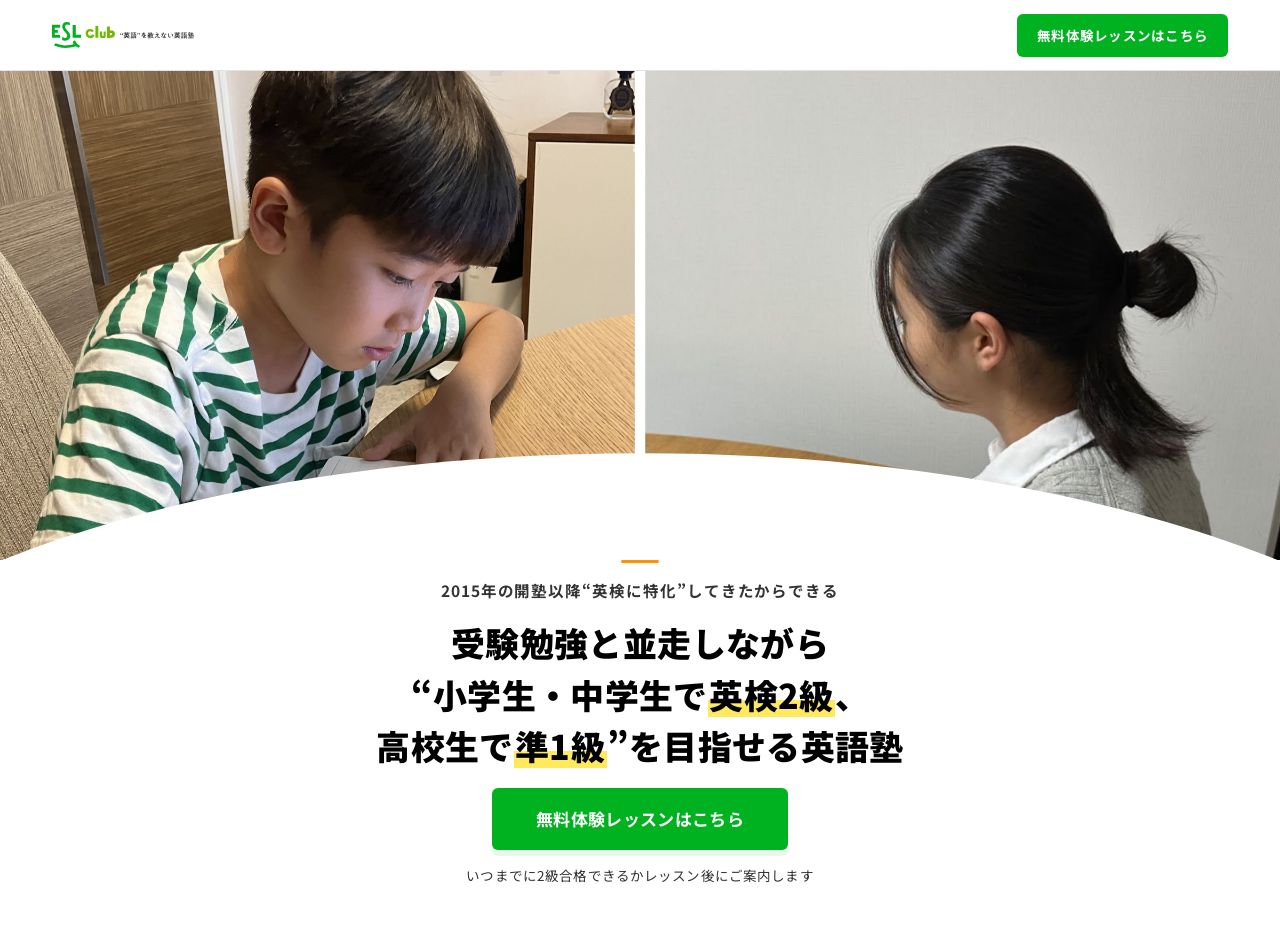
<file: variants/hero/h1/index.html>
<!DOCTYPE html>
<html lang="ja">
<head>
<meta charset="UTF-8">
<meta name="viewport" content="width=device-width, initial-scale=1">
<meta name="robots" content="noindex,nofollow">
<title>H1案｜フルブリード＋曲線メッセージボックス｜ESL club</title>
<link rel="preconnect" href="https://fonts.googleapis.com">
<link rel="preconnect" href="https://fonts.gstatic.com" crossorigin>
<link href="https://fonts.googleapis.com/css2?family=Noto+Sans+JP:wght@400;500;700;900&display=swap" rel="stylesheet">
<style>
:root{
  --ink:#000000;
  --ink2:#333333;
  --paper:#FFFFFF;
  --paper2:#F8F8F8;
  --line:#E3E3E3;
  --green:#00B220;
  --green2:#05A81F;
  --green-l:#EAF7EC;
  --gold:#FF9301;
  --marker:#FFE95C;
  --e:cubic-bezier(.23,1,.32,1);

  /* hero geometry */
  --mediaH:clamp(320px,55vh,540px);
  --curveH:72px;
  --lift:28px;
  --headH:58px;
}

*{box-sizing:border-box}
html,body{margin:0;padding:0}
body{
  font-family:"Noto Sans JP","Helvetica Neue",Helvetica,"Hiragino Sans","Hiragino Kaku Gothic ProN",Arial,"Yu Gothic",Meiryo,sans-serif;
  color:var(--ink);
  background:var(--paper);
  line-height:1.9;
  -webkit-font-smoothing:antialiased;
  text-size-adjust:100%;
  -webkit-text-size-adjust:100%;
}
img,svg{display:block;max-width:100%}
a{color:inherit;text-decoration:none}
:focus-visible{outline:3px solid var(--gold);outline-offset:3px;border-radius:4px}

/* ---------- header ---------- */
.hd{
  position:relative;
  z-index:30;
  background:var(--paper);
  border-bottom:1px solid var(--line);
}
.hd-in{
  height:var(--headH);
  max-width:1240px;
  margin:0 auto;
  padding:0 16px;
  display:flex;
  align-items:center;
  justify-content:space-between;
  gap:10px;
}
.hd-in img{height:20px;width:auto}

/* ---------- button ---------- */
.btn{
  display:inline-flex;
  align-items:center;
  justify-content:center;
  background:var(--green);
  color:#FFFFFF;
  font-weight:700;
  border-radius:6px;
  letter-spacing:.02em;
  line-height:1.4;
  text-align:center;
  transition:background .18s var(--e),transform .12s var(--e),box-shadow .18s var(--e);
  will-change:transform;
}
.btn:active{transform:scale(.97)}
@media (hover:hover) and (pointer:fine){
  .btn:hover{background:var(--green2)}
}
.btn-sm{padding:9px 13px;font-size:11.5px;white-space:nowrap}
.btn-lg{
  padding:17px 30px;
  font-size:16px;
  width:100%;
  max-width:400px;
  box-shadow:0 6px 0 0 var(--green-l);
}

/* ---------- hero ---------- */
.hero{
  position:relative;
  display:flex;
  flex-direction:column;
  overflow:hidden;
  background:var(--paper);
}

/* copy block (SP: 1st) */
.hero-copy{order:1;position:relative;z-index:3;background:var(--paper)}
.copy-in{
  background:var(--paper);
  padding:20px 18px 12px;
  text-align:center;
}
.lead{
  margin:0 0 10px;
  font-size:12.5px;
  font-weight:700;
  color:var(--ink2);
  letter-spacing:.03em;
  line-height:1.7;
}
.lead::before{
  content:"";
  display:block;
  width:30px;
  height:3px;
  background:var(--gold);
  margin:0 auto 12px;
  border-radius:2px;
}
h1{
  margin:0 auto;
  max-width:16.4em;
  font-size:22px;
  font-weight:900;
  line-height:1.62;
  letter-spacing:.01em;
}
h1 .nb{white-space:nowrap}
h1 .mk{
  background:linear-gradient(transparent 62%,var(--marker) 62%,var(--marker) 96%,transparent 96%);
  padding:0 .04em;
}

/* photo (SP: 2nd) */
.hero-media{
  order:2;
  position:relative;
  z-index:1;
  width:100%;
  height:var(--mediaH);
  background:var(--paper2);
  overflow:hidden;
}
.hero-media picture{display:block;width:100%;height:100%}
.hero-media img{
  width:100%;
  height:100%;
}
.hero-media img{
  object-fit:cover;
  object-position:50% 40%;
  will-change:transform;
}

/* cta block (SP: 3rd) — curved shape overlaps the photo */
.hero-cta{
  order:3;
  position:relative;
  z-index:4;
  margin-top:calc(-1 * (var(--curveH) + var(--lift)));
}
.curve{
  display:block;
  width:100%;
  height:var(--curveH);
  margin-bottom:-1px;
}
.curve-pc{display:none}
.cta-in{
  background:var(--paper);
  padding:0 20px 30px;
  display:flex;
  flex-direction:column;
  align-items:center;
}
.cta-note{
  margin:12px 0 0;
  font-size:12px;
  color:var(--ink2);
  line-height:1.7;
  text-align:center;
  letter-spacing:.01em;
}

/* ---------- PC ---------- */
@media (min-width:900.1px){
  :root{
    --mediaH:clamp(460px,70vh,680px);
    --curveH:clamp(120px,17vh,200px);
    --lift:clamp(50px,17vh,140px);
    --headH:70px;
  }
  .hd-in{padding:0 32px}
  .hd-in img{height:26px}
  .btn-sm{padding:12px 20px;font-size:13.5px}
  .btn-lg{padding:19px 44px;font-size:17px;width:auto;max-width:none}

  /* photo first, then the curved message box on top of it */
  .hero-media{order:1}
  .hero-copy{
    order:2;
    margin-top:calc(-1 * (var(--curveH) + var(--lift)));
    background:transparent;
  }
  .curve-pc{display:block}
  .copy-in{padding:0 40px}
  .lead{
    font-size:15.5px;
    margin:0 0 14px;
    letter-spacing:.06em;
  }
  .lead::before{width:38px;margin-bottom:14px}
  h1{
    font-size:clamp(27px,2.65vw,37px);
    line-height:1.52;
    max-width:16.4em;
  }
  .hero-cta{order:3;margin-top:0;z-index:4}
  .curve-sp{display:none}
  .cta-in{padding:16px 40px 56px}
  .cta-note{font-size:13.5px;margin-top:14px}
}

/* ---------- entrance orchestration (one pass, ~70ms stagger) ---------- */
@keyframes heroZoom{from{opacity:0;transform:scale(1.045)}to{opacity:1;transform:scale(1)}}
@keyframes heroRise{from{opacity:0;transform:translateY(16px)}to{opacity:1;transform:translateY(0)}}
.hero-media img{animation:heroZoom 290ms var(--e) both}
.hero-copy{animation:heroRise 290ms var(--e) 70ms both}
.lead{animation:heroRise 290ms var(--e) 140ms both}
h1{animation:heroRise 290ms var(--e) 210ms both}
.hero-cta{animation:heroRise 290ms var(--e) 280ms both}
.cta-note{animation:heroRise 290ms var(--e) 350ms both}

@media (prefers-reduced-motion:reduce){
  *,*::before,*::after{
    animation:none !important;
    transition:none !important;
  }
}
</style>
</head>
<body>

<header class="hd">
  <div class="hd-in">
    <a href="https://eslclub.jp/" aria-label="ESL club"><img src="../../../assets/img/index_lp/logo.svg" alt="ESL club" width="208" height="38"></a>
    <a class="btn btn-sm" href="https://eslclub.jp/trial/">無料体験レッスンはこちら</a>
  </div>
</header>

<section class="hero">

  <div class="hero-media">
    <picture>
      <source media="(min-width: 900.1px)" srcset="../../../lp/newonline/img/kv_big_pc.jpg">
      <img src="../../../lp/newonline/img/kv_big_sp.jpg" alt="ESL clubで学ぶ小学生と中高生のようす" width="750" height="1118" fetchpriority="high" decoding="async">
    </picture>
  </div>

  <div class="hero-copy">
    <svg class="curve curve-pc" viewBox="0 0 1440 200" preserveAspectRatio="none" aria-hidden="true" focusable="false">
      <path d="M0,200 C 400,12 1040,12 1440,200 Z" fill="#FFFFFF"></path>
    </svg>
    <div class="copy-in">
      <p class="lead">2015年の開塾以降“英検に特化”してきたからできる</p>
      <h1><span class="nb">受験勉強と</span><wbr><span class="nb">並走しながら</span><wbr><span class="nb">“小学生・中学生で</span><wbr><span class="nb"><span class="mk">英検2級</span>、</span><wbr><span class="nb">高校生で<span class="mk">準1級</span>”を</span><wbr><span class="nb">目指せる英語塾</span></h1>
    </div>
  </div>

  <div class="hero-cta">
    <svg class="curve curve-sp" viewBox="0 0 750 90" preserveAspectRatio="none" aria-hidden="true" focusable="false">
      <path d="M0,90 C 210,6 540,6 750,90 Z" fill="#FFFFFF"></path>
    </svg>
    <div class="cta-in">
      <a class="btn btn-lg" href="https://eslclub.jp/trial/">無料体験レッスンはこちら</a>
      <p class="cta-note">いつまでに2級合格できるかレッスン後にご案内します</p>
    </div>
  </div>

</section>

</body>
</html>
</file>
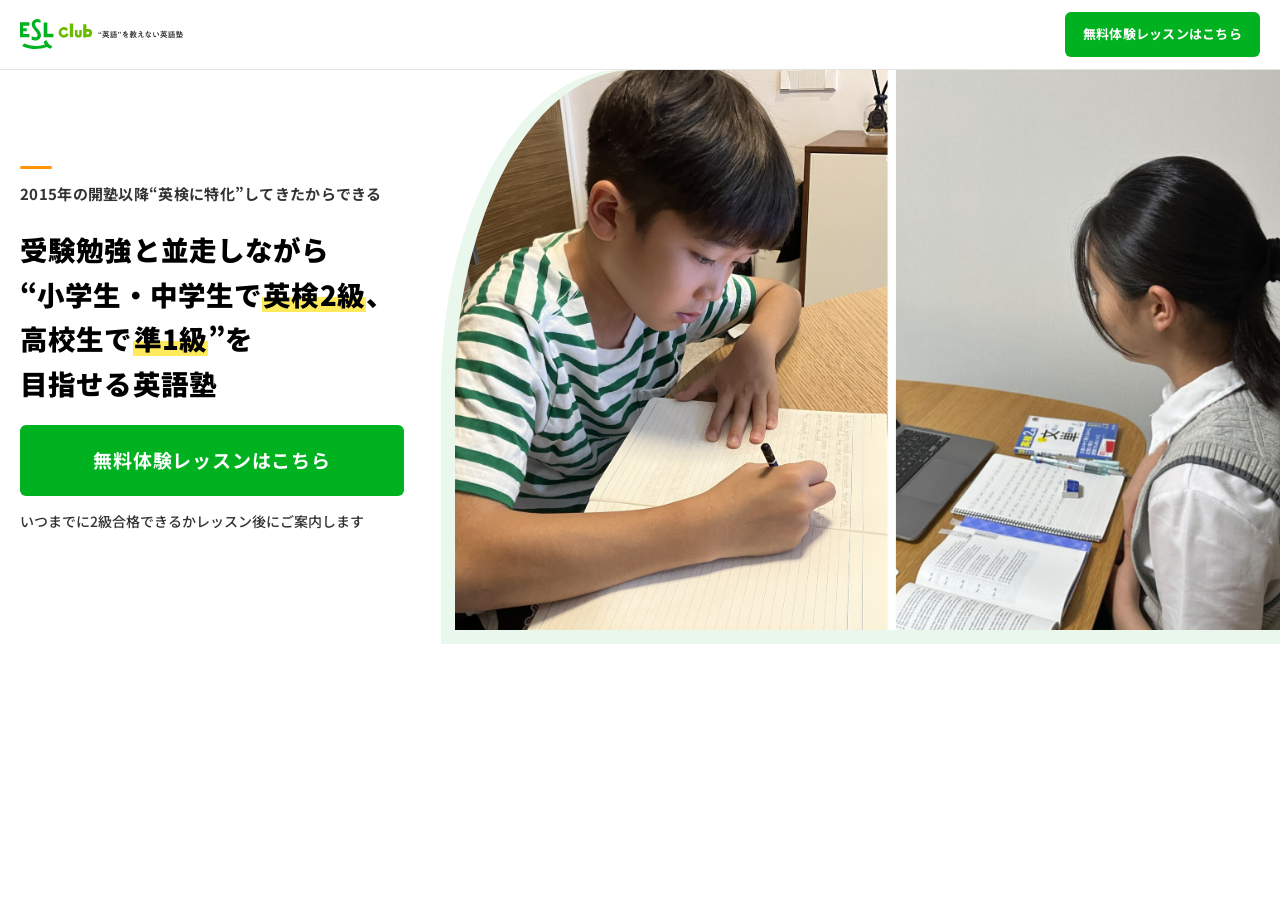
<file: variants/hero/h2/index.html>
<!DOCTYPE html>
<html lang="ja">
<head>
<meta charset="UTF-8">
<meta name="viewport" content="width=device-width, initial-scale=1">
<title>ESL club｜英検に特化した英語塾</title>
<link rel="preconnect" href="https://fonts.gstatic.com" crossorigin>
<link rel="stylesheet" href="https://fonts.googleapis.com/css2?family=Noto+Sans+JP:wght@400;500;700;900&display=swap">
<style>
:root{
  --pad: max(20px, calc((100% - 1240px) / 2));
  --copy: clamp(340px, 30vw, 470px);
  --arch-x: clamp(96px, 14vw, 200px);
  --arch-y: clamp(140px, 25vw, 360px);
  --ink: #000000;
  --ink-sub: #333333;
  --line: #E3E3E3;
  --bg: #FFFFFF;
  --bg-soft: #F8F8F8;
  --green: #00B220;
  --green-hover: #05A81F;
  --green-pale: #EAF7EC;
  --orange: #FF9301;
  --marker: #FFE95C;
  --ease: cubic-bezier(.23,1,.32,1);
}

*{ box-sizing: border-box; }
html,body{ margin:0; padding:0; }
body{
  background: var(--bg);
  color: var(--ink);
  font-family: "Noto Sans JP", "Helvetica Neue", Helvetica, "Hiragino Sans", "Hiragino Kaku Gothic ProN", Arial, "Yu Gothic", Meiryo, sans-serif;
  font-weight: 500;
  -webkit-font-smoothing: antialiased;
  line-height: 1.6;
  overflow-wrap: anywhere;
}
img{ max-width:100%; display:block; }
a{ color: inherit; text-decoration: none; }
h1,p,figure{ margin:0; }

:focus-visible{
  outline: 3px solid var(--orange);
  outline-offset: 3px;
  border-radius: 6px;
}

/* ---------- header ---------- */
.hd{
  border-bottom: 1px solid var(--line);
  background: var(--bg);
}
.hd__in{
  display: flex;
  align-items: center;
  justify-content: space-between;
  gap: 12px;
  padding: 12px var(--pad);
  min-height: 62px;
}
.hd__logo img{ height: 26px; width: auto; }

/* ---------- button ---------- */
.btn{
  display: inline-flex;
  align-items: center;
  justify-content: center;
  background: var(--green);
  color: #FFFFFF;
  border-radius: 6px;
  font-weight: 700;
  letter-spacing: .02em;
  white-space: nowrap;
  transition: background-color 180ms var(--ease), transform 140ms var(--ease);
}
.btn--sm{
  font-size: 11.5px;
  padding: 10px 12px;
}
.btn--lg{
  font-size: clamp(15px, 1.2vw + 6px, 19px);
  padding: 20px 28px;
  width: 100%;
  max-width: 400px;
  letter-spacing: .04em;
}
.btn:active{ transform: scale(.97); transition-duration: .12s; }
@media (hover:hover) and (pointer:fine){
  .btn:hover{ background: var(--green-hover); }
}

/* ---------- hero (base = stacked : text > photo > cta) ---------- */
.hero{
  display: grid;
  grid-template-columns: minmax(0,1fr);
  grid-template-areas:
    "copy"
    "media"
    "cta";
  row-gap: 26px;
  padding-block: 30px 0;
}
.hero__copy{
  grid-area: copy;
  padding-inline: var(--pad);
  max-width: 820px;
}
.hero__cta{
  grid-area: cta;
  padding-inline: var(--pad);
  padding-block: 4px 34px;
}
.hero__media{
  grid-area: media;
  position: relative;
  aspect-ratio: 1 / 1.12;
  border-top-left-radius: var(--arch-x) var(--arch-y);
  overflow: hidden;
  background: var(--bg-soft);
}
.hero__media picture{
  display: block;
  width: 100%;
  height: 100%;
}
.hero__media img{
  width: 100%;
  height: 100%;
  object-fit: cover;
  object-position: 50% 12%;
}

/* lead */
.lead{
  font-size: clamp(13px, .6vw + 10px, 15px);
  font-weight: 700;
  color: var(--ink-sub);
  letter-spacing: .02em;
  line-height: 1.75;
}
.lead::before{
  content: "";
  display: block;
  width: 32px;
  height: 3px;
  margin-bottom: 12px;
  background: var(--orange);
  border-radius: 2px;
}

/* headline */
.ttl{
  margin-top: 16px;
  font-size: clamp(24px, 2.4vw + 12px, 37px);
  font-weight: 900;
  line-height: 1.62;
  letter-spacing: .005em;
  color: var(--ink);
}
.nb{ display: inline-block; white-space: nowrap; }
.mk{
  background: linear-gradient(transparent 58%, var(--marker) 58%, var(--marker) 94%, transparent 94%);
  padding-inline: 1px;
}

/* cta note */
.note{
  margin-top: 12px;
  font-size: clamp(12px, .5vw + 10px, 14px);
  font-weight: 500;
  color: var(--ink-sub);
  line-height: 1.7;
  max-width: 420px;
}

/* ---------- tablet / small desktop : full-bleed wide photo ---------- */
@media (min-width: 900.1px){
  .hd__logo img{ height: 30px; }
  .btn--sm{ font-size: 13px; padding: 12px 18px; }
  .hero{ row-gap: 34px; padding-block: 44px 0; }
  .hero__media{
    aspect-ratio: auto;
    height: clamp(560px, 52vw, 620px);
  }
  .hero__media img{ object-position: 36% 50%; }
}

/* ---------- desktop : right-bleed 2 columns ---------- */
@media (min-width: 1181px){
  .hero{
    grid-template-columns: minmax(0, calc(var(--pad) + var(--copy))) minmax(0, 1fr);
    grid-template-areas:
      "copy media"
      "cta  media";
    grid-template-rows: auto auto;
    column-gap: clamp(32px, 4vw, 64px);
    row-gap: 0;
    min-height: clamp(560px, 40vw, 600px);
    padding-block: 0;
  }
  .hero__copy{
    align-self: end;
    padding-block: 40px 20px;
    padding-inline: var(--pad) 0;
    max-width: none;
  }
  .hero__cta{
    align-self: start;
    padding-block: 0 40px;
    padding-inline: var(--pad) 0;
  }
  .hero__media{
    grid-row: 1 / -1;
    height: 100%;
    min-height: clamp(560px, 40vw, 600px);
    overflow: visible;
  }
  .hero__media::before{
    content: "";
    position: absolute;
    inset: 0 0 -14px -14px;
    background: var(--green-pale);
    border-top-left-radius: var(--arch-x) var(--arch-y);
    z-index: 0;
  }
  .hero__media img{
    position: relative;
    z-index: 1;
    border-top-left-radius: var(--arch-x) var(--arch-y);
  }
  .ttl{
    margin-top: 20px;
    font-size: clamp(24px, 2.15vw, 37px);
  }
  .note{ margin-top: 14px; }
}

/* ---------- entrance orchestration ---------- */
@keyframes rise{
  from{ opacity: 0; transform: translateY(14px); }
  to{ opacity: 1; transform: none; }
}
@keyframes reveal{
  from{ opacity: 0; transform: scale(.985); }
  to{ opacity: 1; transform: none; }
}
.a1,.a2,.a3,.a4,.a5{ animation: rise 280ms var(--ease) both; }
.a1{ animation-delay: 0ms; }
.a2{ animation-delay: 70ms; }
.a3{ animation-delay: 140ms; }
.a4{ animation-delay: 210ms; }
.a5{ animation-delay: 280ms; }
.am{
  animation: reveal 280ms var(--ease) both;
  animation-delay: 140ms;
  transform-origin: 100% 50%;
}

@media (prefers-reduced-motion: reduce){
  .a1,.a2,.a3,.a4,.a5,.am{ animation: none; }
  .btn{ transition: none; }
  .btn:active{ transform: none; }
}
</style>
</head>
<body>

<header class="hd a1">
  <div class="hd__in">
    <a class="hd__logo" href="https://eslclub.jp/"><img src="../../../assets/img/index_lp/logo.svg" alt="ESL club" width="208" height="38"></a>
    <a class="btn btn--sm" href="https://eslclub.jp/trial/">無料体験レッスンはこちら</a>
  </div>
</header>

<main>
  <section class="hero">

    <div class="hero__copy">
      <p class="lead a2">2015年の開塾以降“英検に特化”してきたからできる</p>
      <h1 class="ttl a3"><span class="nb">受験勉強と並走しながら</span><wbr><span class="nb">“小学生・中学生で</span><wbr><span class="nb"><span class="mk">英検2級</span>、</span><wbr><span class="nb">高校生で<span class="mk">準1級</span>”を</span><wbr><span class="nb">目指せる英語塾</span></h1>
    </div>

    <figure class="hero__media am">
      <picture>
        <source media="(min-width: 900.1px)" srcset="../../../lp/newonline/img/kv_big_pc.jpg">
        <img src="../../../lp/newonline/img/kv_big_sp.jpg" alt="ESL clubで学ぶ小学生と中高生のようす" width="750" height="1118">
      </picture>
    </figure>

    <div class="hero__cta">
      <a class="btn btn--lg a4" href="https://eslclub.jp/trial/">無料体験レッスンはこちら</a>
      <p class="note a5">いつまでに2級合格できるかレッスン後にご案内します</p>
    </div>

  </section>
</main>

</body>
</html>
</file>
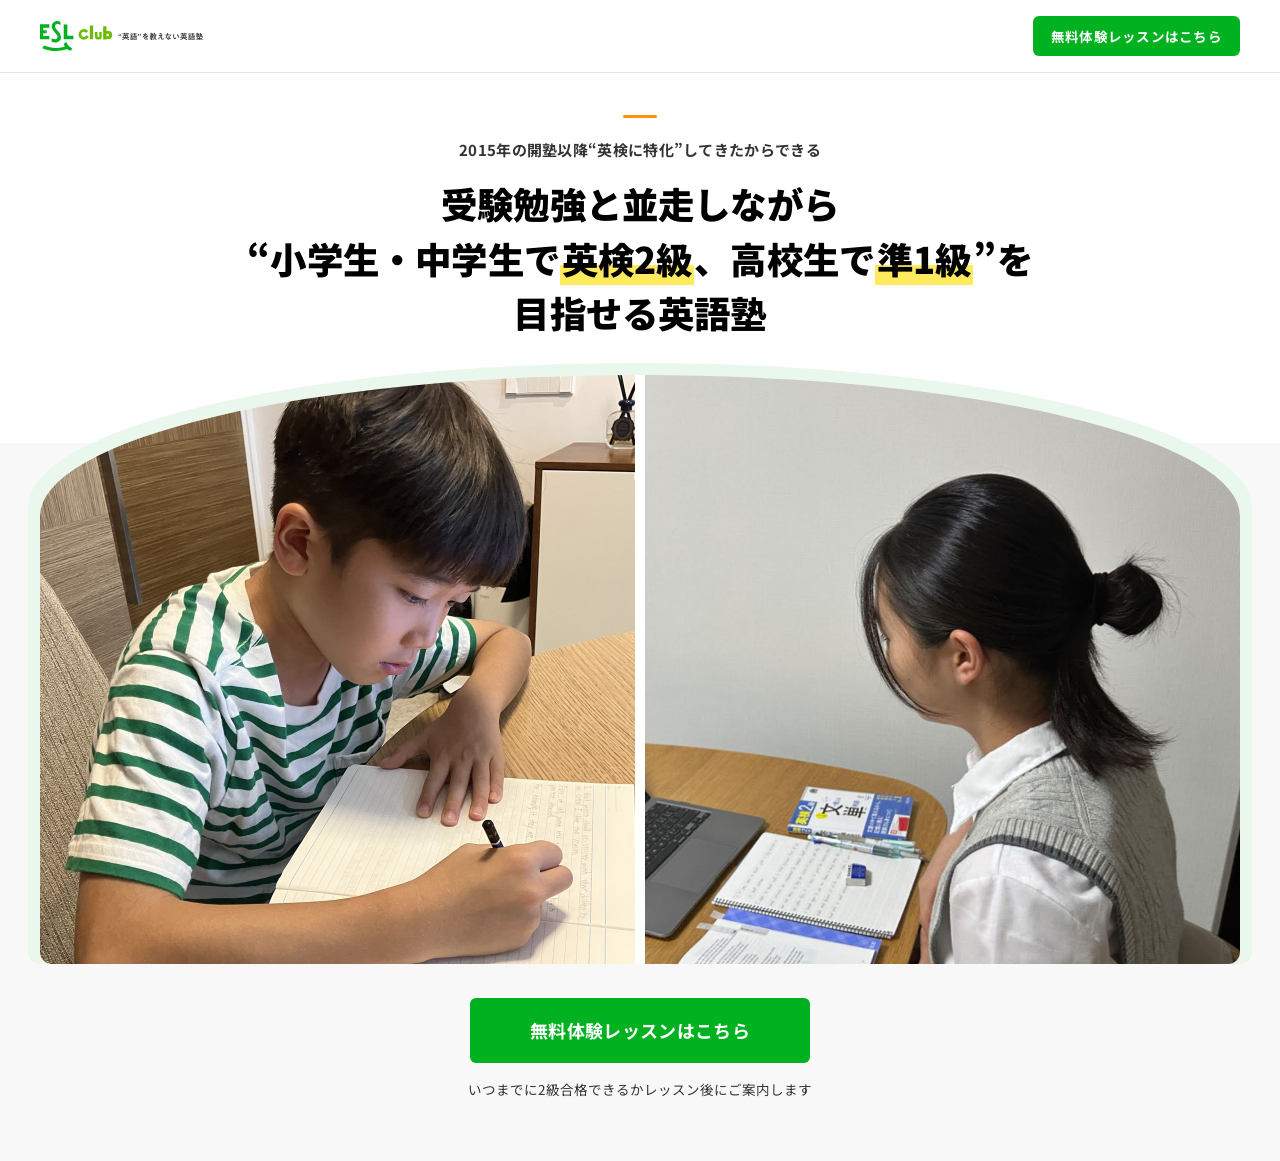
<file: variants/hero/h3/index.html>
<!DOCTYPE html>
<html lang="ja">
<head>
<meta charset="UTF-8">
<meta name="viewport" content="width=device-width, initial-scale=1">
<meta name="robots" content="noindex,nofollow">
<title>H3案｜写真主役・全幅アーチ｜ESL club</title>
<link rel="preconnect" href="https://fonts.googleapis.com">
<link rel="preconnect" href="https://fonts.gstatic.com" crossorigin>
<link href="https://fonts.googleapis.com/css2?family=Noto+Sans+JP:wght@400;500;700;900&display=swap" rel="stylesheet">
<style>
:root{
  --ink:#000000;
  --ink2:#333333;
  --paper:#FFFFFF;
  --paper2:#F8F8F8;
  --line:#E3E3E3;
  --green:#00B220;
  --green-h:#05A81F;
  --green-l:#EAF7EC;
  --orange:#FF9301;
  --marker:#FFE95C;
  --e:cubic-bezier(.23,1,.32,1);
}
*{box-sizing:border-box}
html,body{max-width:100%;overflow-x:hidden}
body{
  margin:0;
  font-family:"Noto Sans JP","Helvetica Neue",Helvetica,"Hiragino Sans","Hiragino Kaku Gothic ProN",Arial,"Yu Gothic",Meiryo,sans-serif;
  color:var(--ink);
  background:var(--paper);
  line-height:1.9;
  -webkit-font-smoothing:antialiased;
}
img{display:block;max-width:100%}
a{color:inherit;text-decoration:none}
.wrap{width:100%;max-width:1240px;margin:0 auto;padding:0 20px}
:focus-visible{outline:3px solid var(--orange);outline-offset:3px}

/* ---------- header ---------- */
.hd{position:sticky;top:0;z-index:50;background:var(--paper);border-bottom:1px solid var(--line)}
.hd-in{display:flex;align-items:center;justify-content:space-between;gap:12px;height:72px}
.hd-logo img{height:30px;width:auto}

/* ---------- button ---------- */
.btn{
  display:inline-flex;align-items:center;justify-content:center;
  background:var(--green);color:#FFFFFF;font-weight:700;
  border-radius:6px;letter-spacing:.02em;line-height:1.4;text-align:center;
  transition:background .2s var(--e),transform .12s var(--e);
}
.btn:active{transform:scale(.97)}
@media (hover:hover) and (pointer:fine){
  .btn:hover{background:var(--green-h)}
}
.hd .btn{padding:11px 18px;font-size:13.5px}
.btn-lg{padding:20px 46px;font-size:18px;min-width:340px}

/* ---------- hero ---------- */
.hero{position:relative;padding:42px 0 60px;background:linear-gradient(var(--paper) 0 34%,var(--paper2) 34% 100%)}
.hero-in{display:flex;flex-direction:column;align-items:center;text-align:center}
.rule{width:34px;height:3px;background:var(--orange);border-radius:2px;margin:0 0 18px}
.lead{margin:0 0 14px;font-size:15px;font-weight:700;color:var(--ink2);letter-spacing:.02em;line-height:1.8}
h1{
  margin:0;max-width:940px;
  font-size:clamp(25px,2.85vw,39px);font-weight:900;line-height:1.5;letter-spacing:.005em;
  text-wrap:balance;
}
h1 .mk{background:linear-gradient(transparent 62%,var(--marker) 62%);padding:0 .05em}
.nb{white-space:nowrap}

/* ---------- 主役の写真（全幅アーチ） ---------- */
.kv{position:relative;width:100%;max-width:1200px;margin:34px auto 0}
.kv::before{
  content:"";position:absolute;left:-12px;right:-12px;top:-12px;bottom:0;
  background:var(--green-l);
  border-radius:50% 50% 12px 12px / 24% 24% 12px 12px;
  z-index:0;
}
.kv-fig{
  position:relative;z-index:1;margin:0;overflow:hidden;background:var(--paper2);
  height:clamp(520px,46vw,600px);
  border-radius:50% 50% 12px 12px / 24% 24% 12px 12px;
}
.kv-fig img{width:100%;height:100%;object-fit:cover;object-position:50% 6%}

/* ---------- CTA ---------- */
.cta{display:flex;flex-direction:column;align-items:center;margin-top:34px}
.note{margin:14px 0 0;font-size:13.5px;color:var(--ink2);line-height:1.8}

/* ---------- entrance orchestration ---------- */
@keyframes rise{from{opacity:0;transform:translateY(14px)}to{opacity:1;transform:none}}
@keyframes reveal{from{opacity:0;transform:translateY(18px) scale(.985)}to{opacity:1;transform:none}}
.an{opacity:0;animation:rise .28s var(--e) forwards}
.kv{opacity:0;animation:reveal .42s var(--e) .14s forwards}
.rule{animation-delay:0s}
.lead{animation-delay:.07s}
h1{animation-delay:.07s}
.cta .btn{animation-delay:.21s}
.note{animation-delay:.28s}

@media (prefers-reduced-motion:reduce){
  .an,.kv{opacity:1;animation:none}
  .btn{transition:none}
  .btn:active{transform:none}
}

/* ---------- SP ---------- */
@media (max-width:900px){
  .hero{padding:34px 0 48px;background:linear-gradient(var(--paper) 0 30%,var(--paper2) 30% 100%)}
  .hd-in{height:60px}
  .hd-logo img{height:24px}
  .hd .btn{padding:10px 12px;font-size:12px}
  .lead{font-size:13px;margin-bottom:12px}
  h1{font-size:clamp(21px,5.6vw,30px);line-height:1.62}
  .kv{margin-top:26px}
  .kv::before{left:-7px;right:-7px;top:-7px;border-radius:50% 50% 10px 10px / 22% 22% 10px 10px}
  .kv-fig{height:clamp(400px,124vw,520px);border-radius:50% 50% 10px 10px / 22% 22% 10px 10px}
  .kv-fig img{object-position:50% 8%}
  .cta{margin-top:26px;width:100%}
  .btn-lg{width:100%;min-width:0;padding:18px 16px;font-size:16px}
  .note{font-size:12.5px}
}
@media (max-width:390px){
  .hd .btn{padding:9px 10px;font-size:11px}
  .hd-logo img{height:22px}
}
</style>
</head>
<body>

<header class="hd">
  <div class="wrap hd-in">
    <span class="hd-logo"><img src="../../../assets/img/index_lp/logo.svg" alt="ESL club"></span>
    <a class="btn" href="https://eslclub.jp/trial/">無料体験レッスンはこちら</a>
  </div>
</header>

<main>
  <section class="hero">
    <div class="wrap hero-in">
      <span class="rule an" aria-hidden="true"></span>
      <p class="lead an">2015年の開塾以降“英検に特化”してきたからできる</p>
      <h1 class="an">受験勉強と並走しながら<br>“<span class="nb">小学生・中学生で<span class="mk">英検2級</span></span>、<wbr><span class="nb">高校生で<span class="mk">準1級</span></span>”を<br>目指せる英語塾</h1>

      <div class="kv">
        <figure class="kv-fig">
          <picture>
            <source media="(min-width: 900.1px)" srcset="../../../lp/newonline/img/kv_big_pc.jpg">
            <img src="../../../lp/newonline/img/kv_big_sp.jpg" alt="ESL clubで学ぶ小学生と中高生のようす">
          </picture>
        </figure>
      </div>

      <div class="cta">
        <a class="btn btn-lg an" href="https://eslclub.jp/trial/">無料体験レッスンはこちら</a>
        <p class="note an">いつまでに2級合格できるかレッスン後にご案内します</p>
      </div>
    </div>
  </section>
</main>

</body>
</html>
</file>
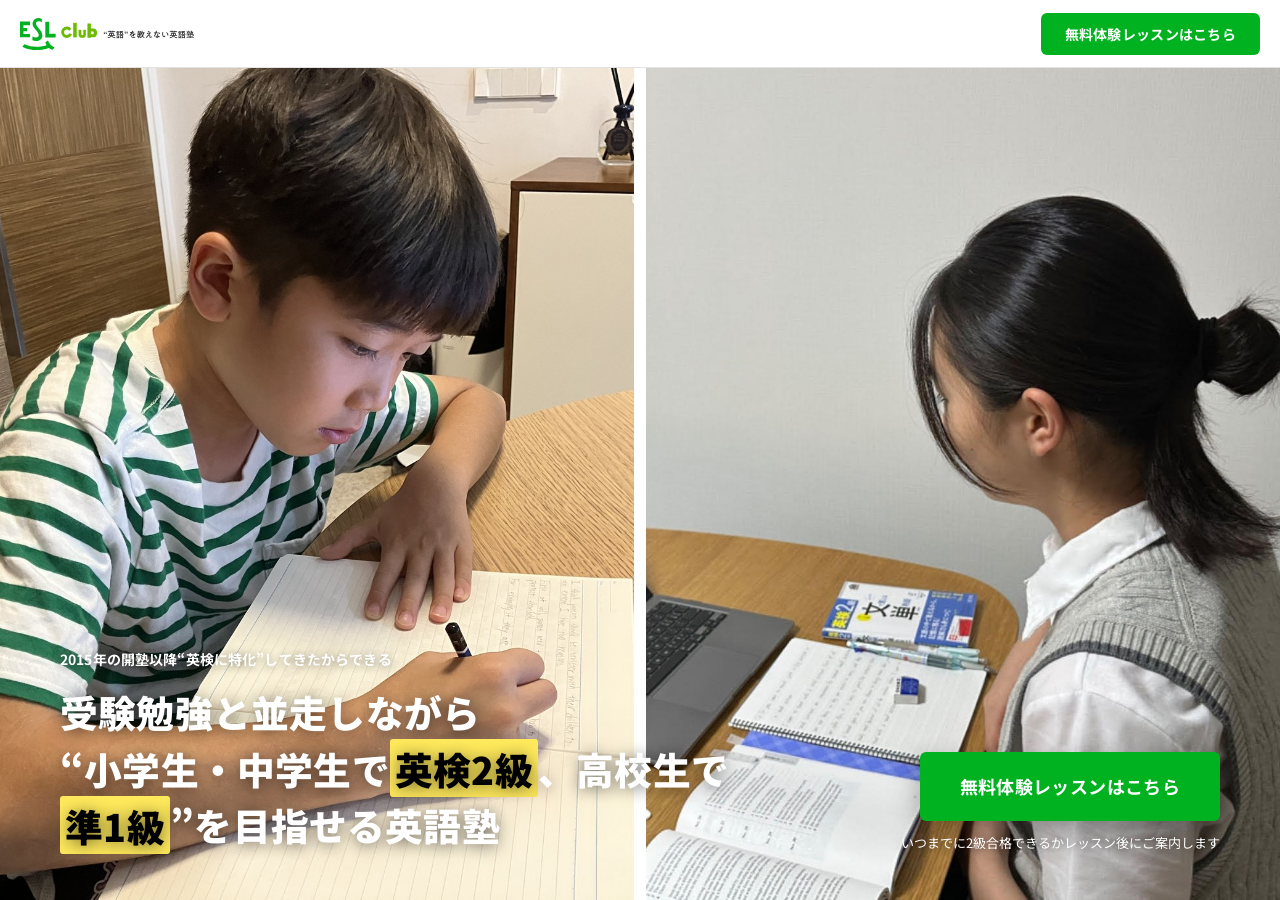
<file: variants/hero/h4/index.html>
<!DOCTYPE html>
<html lang="ja">
<head>
<meta charset="UTF-8">
<meta name="viewport" content="width=device-width, initial-scale=1">
<title>ESL club｜英検に特化した英語塾</title>
<link rel="preconnect" href="https://fonts.googleapis.com">
<link rel="preconnect" href="https://fonts.gstatic.com" crossorigin>
<link rel="stylesheet" href="https://fonts.googleapis.com/css2?family=Noto+Sans+JP:wght@400;500;700;900&display=swap">
<style>
  *, *::before, *::after { box-sizing: border-box; }
  html, body { margin: 0; padding: 0; }
  html { -webkit-text-size-adjust: 100%; }
  body {
    font-family: "Noto Sans JP", "Helvetica Neue", Helvetica, "Hiragino Sans", "Hiragino Kaku Gothic ProN", Arial, "Yu Gothic", Meiryo, sans-serif;
    color: #000000;
    background: #FFFFFF;
    overflow-x: hidden;
    line-height: 1.7;
  }
  img, svg { display: block; max-width: 100%; }
  a { color: inherit; }
  .nb { white-space: nowrap; }

  :focus-visible {
    outline: 3px solid #FF9301;
    outline-offset: 3px;
    border-radius: 6px;
  }

  /* ---------- header ---------- */
  .hd {
    position: relative;
    z-index: 3;
    height: 68px;
    background: #FFFFFF;
    border-bottom: 1px solid #E3E3E3;
    display: flex;
    align-items: center;
  }
  .hd__in {
    width: 100%;
    max-width: 1320px;
    margin: 0 auto;
    padding: 0 20px;
    display: flex;
    align-items: center;
    justify-content: space-between;
    gap: 12px;
  }
  .hd__logo { height: 28px; width: auto; }
  .hd__cta {
    display: inline-flex;
    align-items: center;
    justify-content: center;
    background: #00B220;
    color: #FFFFFF;
    text-decoration: none;
    font-weight: 700;
    font-size: 13px;
    line-height: 1;
    letter-spacing: .02em;
    padding: 12px 18px;
    border-radius: 6px;
    white-space: nowrap;
    transition: background-color 200ms cubic-bezier(.23,1,.32,1), transform 120ms cubic-bezier(.23,1,.32,1);
  }
  .hd__cta:active { transform: scale(.97); }

  /* ---------- hero ---------- */
  .hero {
    position: relative;
    display: flex;
    flex-direction: column;
    background: #FFFFFF;
  }
  .hero__media {
    position: relative;
    order: 2;
    width: 100%;
    overflow: hidden;
    background: #F8F8F8;
  }
  .hero__media img {
    width: 100%;
    height: auto;
    aspect-ratio: 750 / 1118;
    object-fit: cover;
    object-position: center;
  }
  .hero__scrim { display: none; }

  .hero__copy {
    order: 1;
    padding: 26px 20px 22px;
  }
  .hero__lead {
    margin: 0 0 10px;
    font-size: 13px;
    font-weight: 700;
    line-height: 1.6;
    letter-spacing: .01em;
    color: #333333;
  }
  .hero__h1 {
    margin: 0;
    font-size: clamp(21px, 5.9vw, 30px);
    font-weight: 900;
    line-height: 1.58;
    letter-spacing: .005em;
    color: #000000;
  }
  .mk {
    background: #FFE95C;
    color: #000000;
    padding: .04em .14em;
    border-radius: 3px;
    -webkit-box-decoration-break: clone;
    box-decoration-break: clone;
  }

  .hero__cta {
    order: 3;
    padding: 20px 20px 34px;
    display: flex;
    flex-direction: column;
    align-items: stretch;
    gap: 10px;
  }
  .btn {
    display: inline-flex;
    align-items: center;
    justify-content: center;
    width: 100%;
    max-width: 460px;
    margin: 0 auto;
    background: #00B220;
    color: #FFFFFF;
    text-decoration: none;
    font-weight: 700;
    font-size: 17px;
    line-height: 1.4;
    letter-spacing: .02em;
    padding: 18px 26px;
    border-radius: 6px;
    text-align: center;
    transition: background-color 200ms cubic-bezier(.23,1,.32,1), transform 120ms cubic-bezier(.23,1,.32,1);
  }
  .btn:active { transform: scale(.97); }
  .hero__note {
    margin: 0 auto;
    max-width: 460px;
    width: 100%;
    font-size: 12.5px;
    line-height: 1.6;
    color: #333333;
    text-align: center;
  }

  /* ---------- PC : photo overlay ---------- */
  @media (min-width: 900.1px) {
    .hd { height: 68px; }
    .hd__logo { height: 32px; }
    .hd__cta { font-size: 14px; padding: 14px 24px; }

    .hero {
      display: grid;
      grid-template-columns: minmax(0, 1fr) auto;
      grid-template-rows: 1fr auto;
      align-items: end;
      height: calc(100svh - 68px);
      min-height: max(80vh, 540px);
      max-height: 900px;
      overflow: hidden;
    }
    .hero__media {
      grid-area: 1 / 1 / -1 / -1;
      order: 0;
      height: 100%;
      background: #000000;
    }
    .hero__media img {
      width: 100%;
      height: 100%;
      aspect-ratio: auto;
      object-fit: cover;
      object-position: center 40%;
    }
    .hero__scrim {
      display: block;
      grid-area: 1 / 1 / -1 / -1;
      align-self: stretch;
      justify-self: stretch;
      height: 100%;
      width: 100%;
      pointer-events: none;
      background: linear-gradient(to top,
        rgba(0,0,0,.90) 0%,
        rgba(0,0,0,.82) 22%,
        rgba(0,0,0,.56) 42%,
        rgba(0,0,0,.18) 62%,
        rgba(0,0,0,0) 80%);
    }
    .hero__copy {
      grid-area: 2 / 1;
      order: 0;
      z-index: 2;
      padding: 0 32px 46px 60px;
      max-width: 60vw;
    }
    .hero__lead {
      color: #FFFFFF;
      font-size: clamp(14px, 1.05vw, 17px);
      margin-bottom: 14px;
      text-shadow: 0 1px 10px rgba(0,0,0,.55);
    }
    .hero__h1 {
      color: #FFFFFF;
      font-size: clamp(28px, 2.95vw, 44px);
      line-height: 1.5;
      text-shadow: 0 2px 16px rgba(0,0,0,.55);
    }
    .hero__cta {
      grid-area: 2 / 2;
      order: 0;
      z-index: 2;
      padding: 0 60px 46px 0;
      align-items: flex-end;
      gap: 12px;
    }
    .btn {
      width: auto;
      max-width: none;
      margin: 0;
      font-size: 18px;
      padding: 22px 40px;
      box-shadow: 0 10px 30px rgba(0,0,0,.35);
    }
    .hero__note {
      color: #FFFFFF;
      max-width: none;
      width: auto;
      text-align: right;
      font-size: 13px;
      text-shadow: 0 1px 10px rgba(0,0,0,.6);
    }
  }

  @media (min-width: 900.1px) and (max-width: 1120px) {
    .hero__copy { padding-left: 32px; max-width: 56vw; }
    .hero__cta { padding-right: 32px; }
    .btn { font-size: 16px; padding: 18px 26px; }
  }

  @media (max-width: 380px) {
    .hd__in { padding: 0 14px; }
    .hd__logo { height: 24px; }
    .hd__cta { font-size: 12px; padding: 11px 13px; }
    .hero__copy { padding: 22px 16px 18px; }
    .hero__cta { padding: 18px 16px 30px; }
  }

  /* ---------- motion ---------- */
  @keyframes rise {
    from { opacity: 0; transform: translate3d(0, 16px, 0); }
    to   { opacity: 1; transform: translate3d(0, 0, 0); }
  }
  @keyframes fadeIn {
    from { opacity: 0; }
    to   { opacity: 1; }
  }
  @keyframes photoIn {
    from { opacity: 0; transform: scale(1.06); }
    to   { opacity: 1; transform: scale(1); }
  }
  .rv {
    opacity: 0;
    animation: rise 520ms cubic-bezier(.23,1,.32,1) both;
  }
  .hd { animation: fadeIn 320ms cubic-bezier(.23,1,.32,1) both; }
  .hero__media img { animation: photoIn 620ms cubic-bezier(.23,1,.32,1) both; animation-delay: 70ms; }
  .hero__scrim { animation: fadeIn 520ms cubic-bezier(.23,1,.32,1) both; animation-delay: 140ms; }
  .rv--1 { animation-delay: 140ms; }
  .rv--2 { animation-delay: 210ms; }
  .rv--3 { animation-delay: 280ms; }
  .rv--4 { animation-delay: 350ms; }

  @media (hover: hover) and (pointer: fine) {
    .btn:hover { background: #05A81F; transform: translate3d(0, -2px, 0); }
    .hd__cta:hover { background: #05A81F; transform: translate3d(0, -1px, 0); }
    .btn:active, .hd__cta:hover:active { transform: scale(.97); }
  }

  @media (prefers-reduced-motion: reduce) {
    *, *::before, *::after {
      animation: none !important;
      transition: none !important;
    }
    .rv { opacity: 1; transform: none; }
  }
</style>
</head>
<body>

<header class="hd">
  <div class="hd__in">
    <a href="https://eslclub.jp/" class="hd__logo-link"><img src="../../../assets/img/index_lp/logo.svg" alt="ESL club" class="hd__logo" width="208" height="38"></a>
    <a href="https://eslclub.jp/trial/" class="hd__cta">無料体験レッスンはこちら</a>
  </div>
</header>

<section class="hero">

  <div class="hero__media">
    <picture>
      <source media="(min-width: 900.1px)" srcset="../../../lp/newonline/img/kv_big_pc.jpg">
      <img src="../../../lp/newonline/img/kv_big_sp.jpg" alt="ESL clubで学ぶ小学生と中高生のようす" width="750" height="1118" fetchpriority="high" decoding="async">
    </picture>
  </div>

  <div class="hero__scrim" aria-hidden="true"></div>

  <div class="hero__copy">
    <p class="hero__lead rv rv--1"><span class="nb">2015年の開塾以降</span><wbr><span class="nb">“英検に特化”してきた</span><wbr><span class="nb">からできる</span></p>
    <h1 class="hero__h1 rv rv--2"><span class="nb">受験勉強と並走しながら</span><wbr><span class="nb">“小学生・中学生で</span><wbr><span class="nb"><span class="mk">英検2級</span>、</span><wbr><span class="nb">高校生で</span><wbr><span class="nb"><span class="mk">準1級</span>”を</span><wbr><span class="nb">目指せる英語塾</span></h1>
  </div>

  <div class="hero__cta">
    <a href="https://eslclub.jp/trial/" class="btn rv rv--3">無料体験レッスンはこちら</a>
    <p class="hero__note rv rv--4"><span class="nb">いつまでに2級合格できるか</span><wbr><span class="nb">レッスン後にご案内します</span></p>
  </div>

</section>

</body>
</html>
</file>
